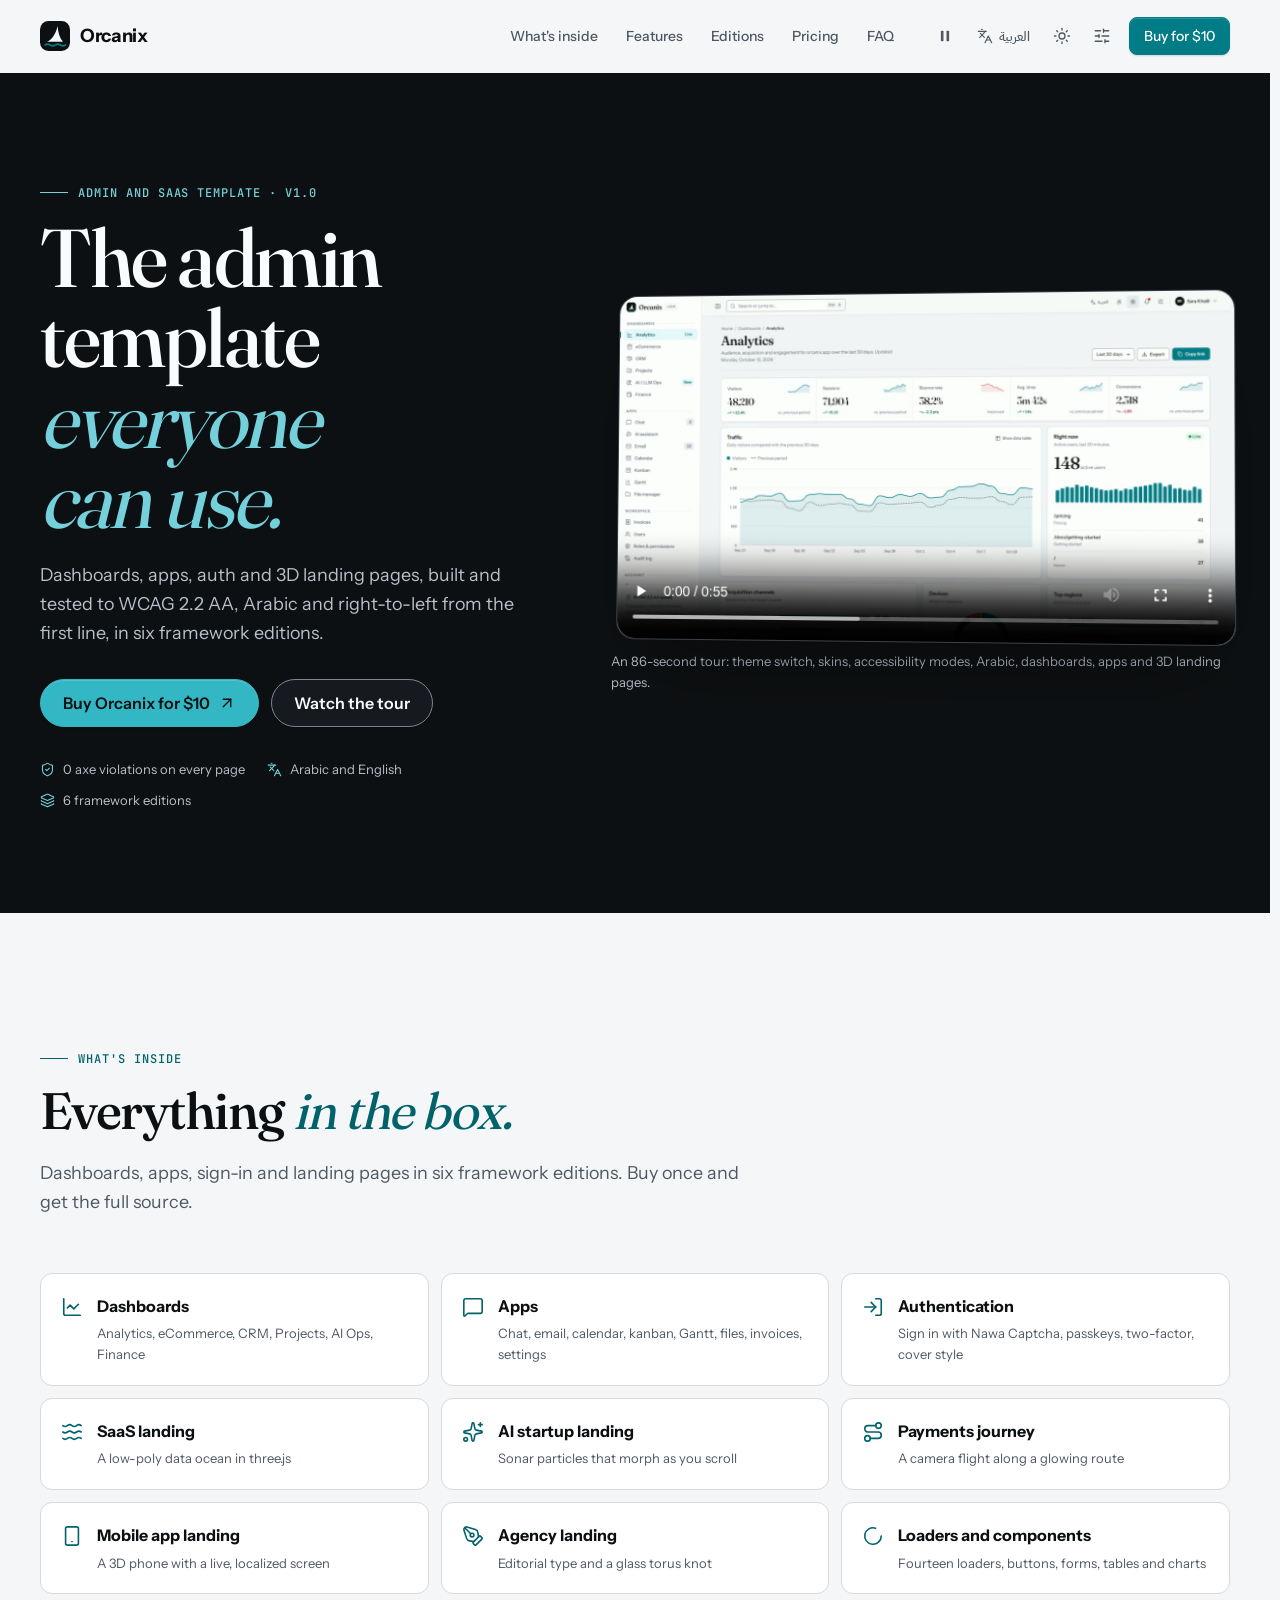
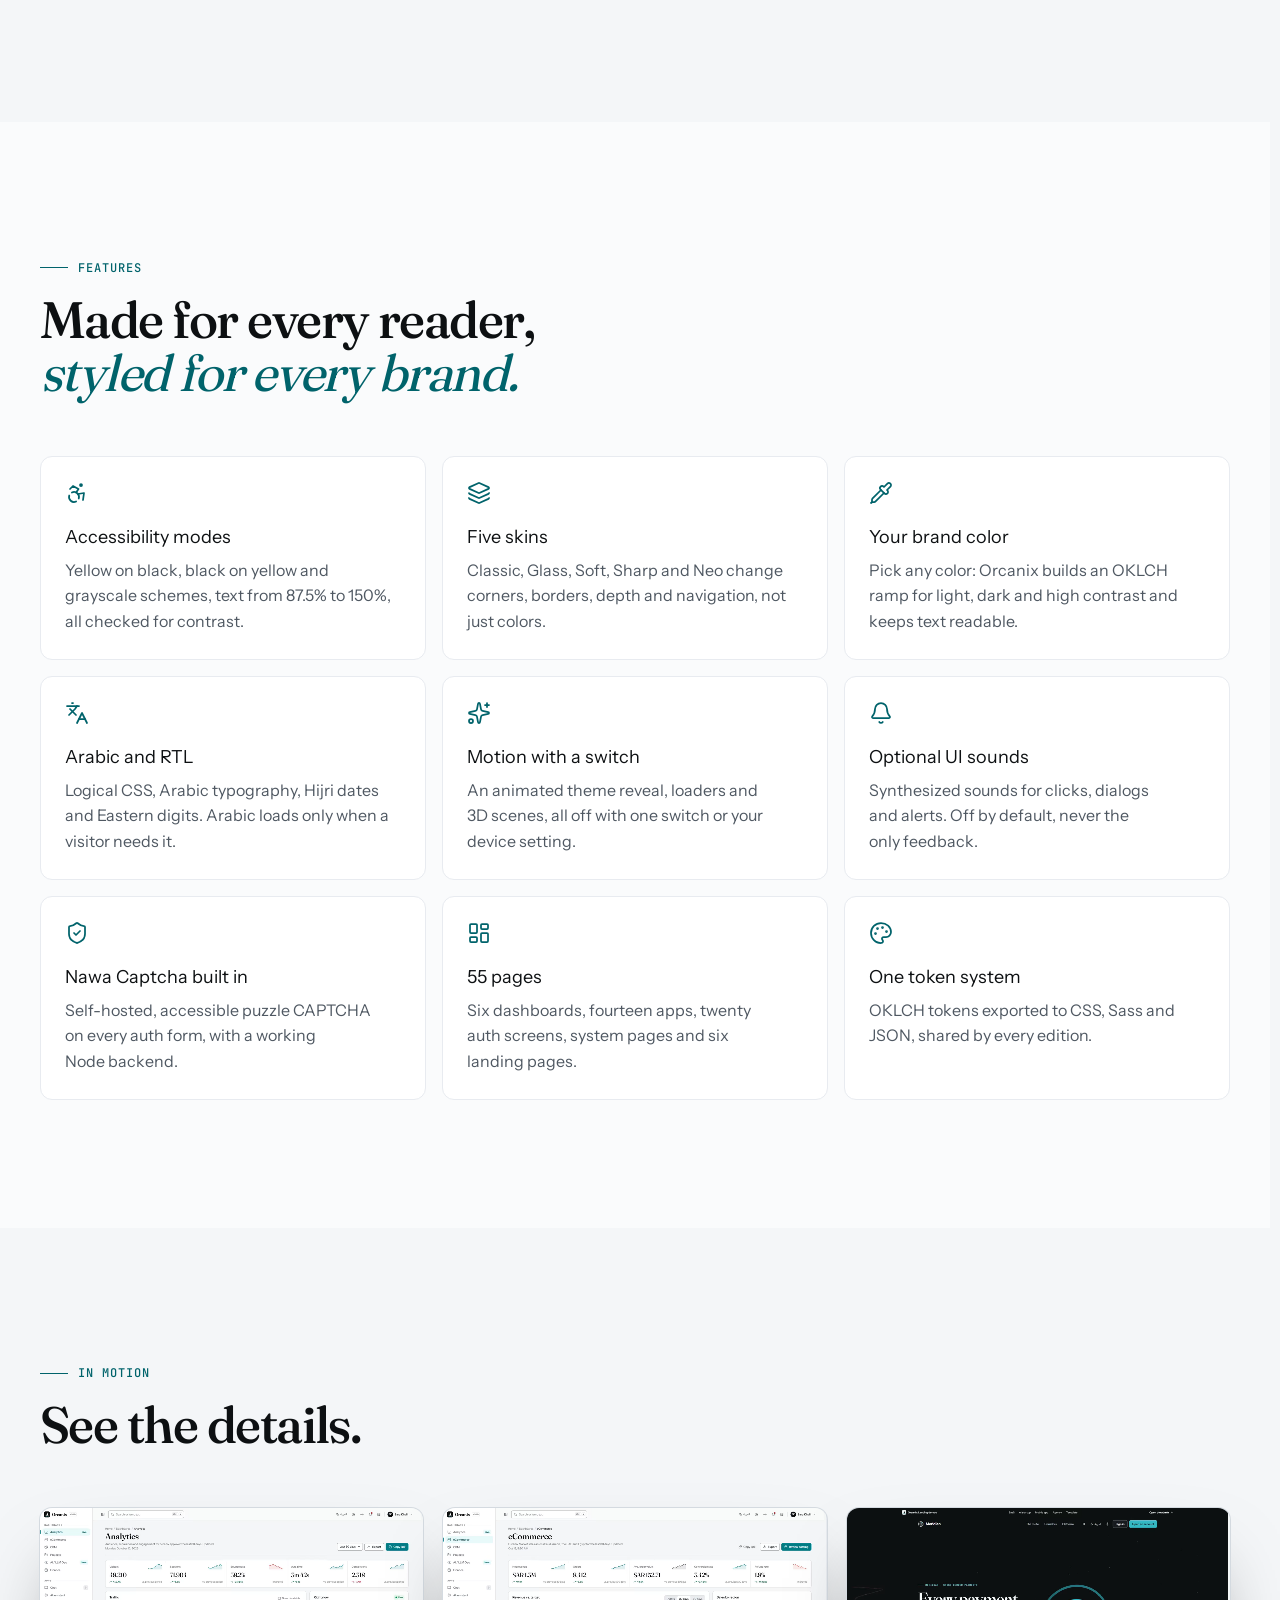
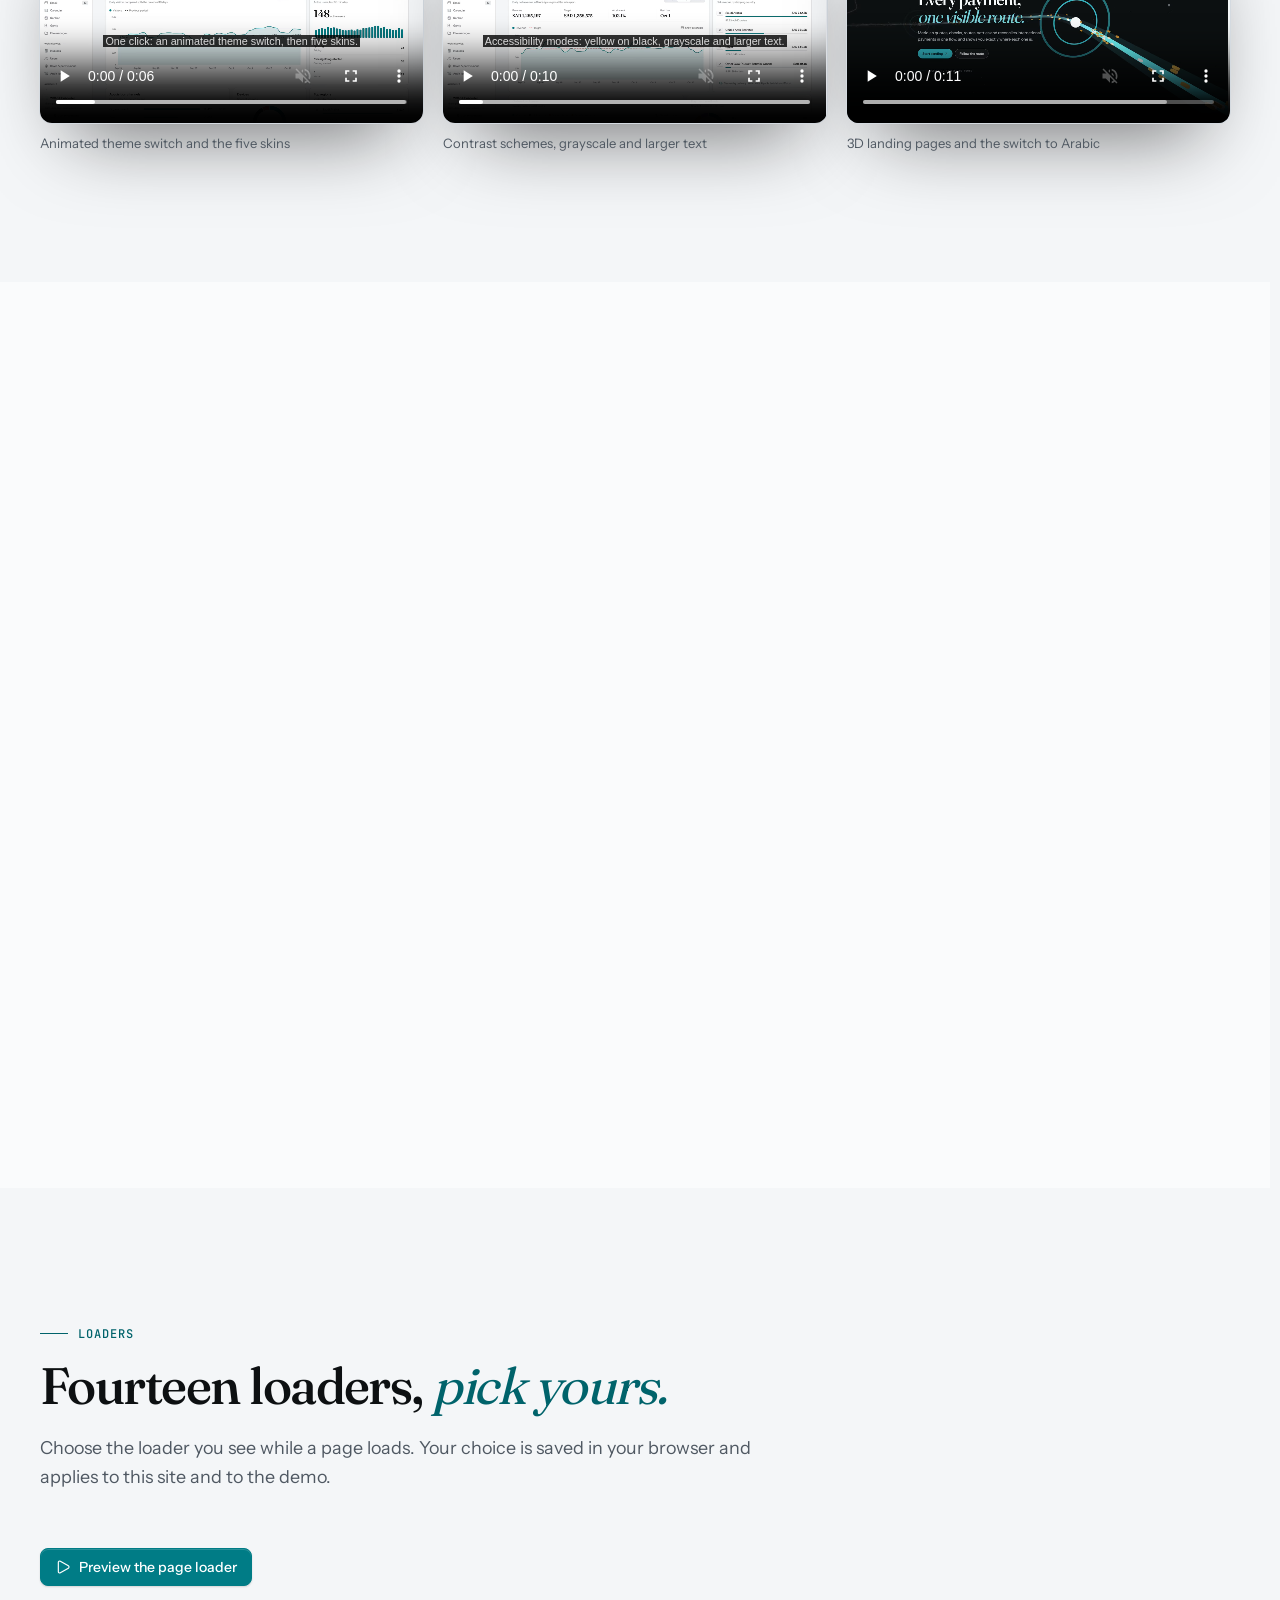
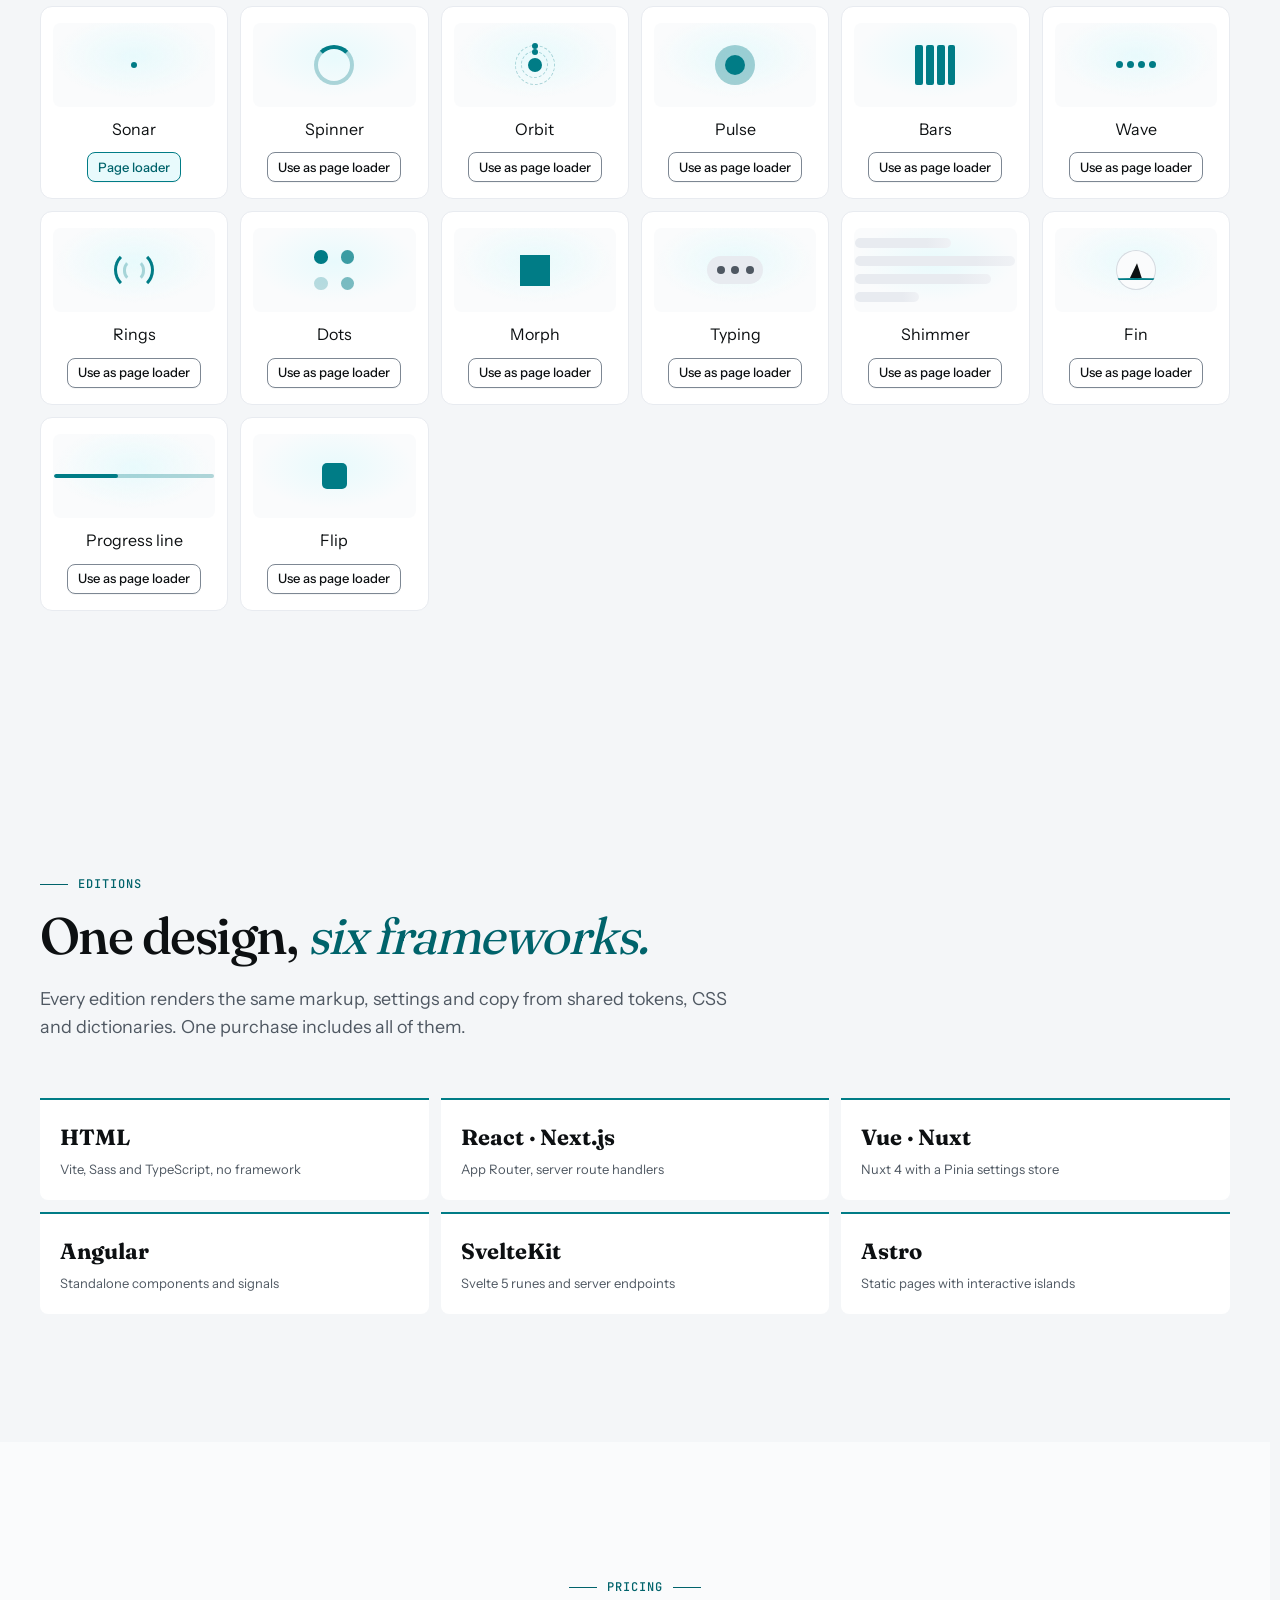
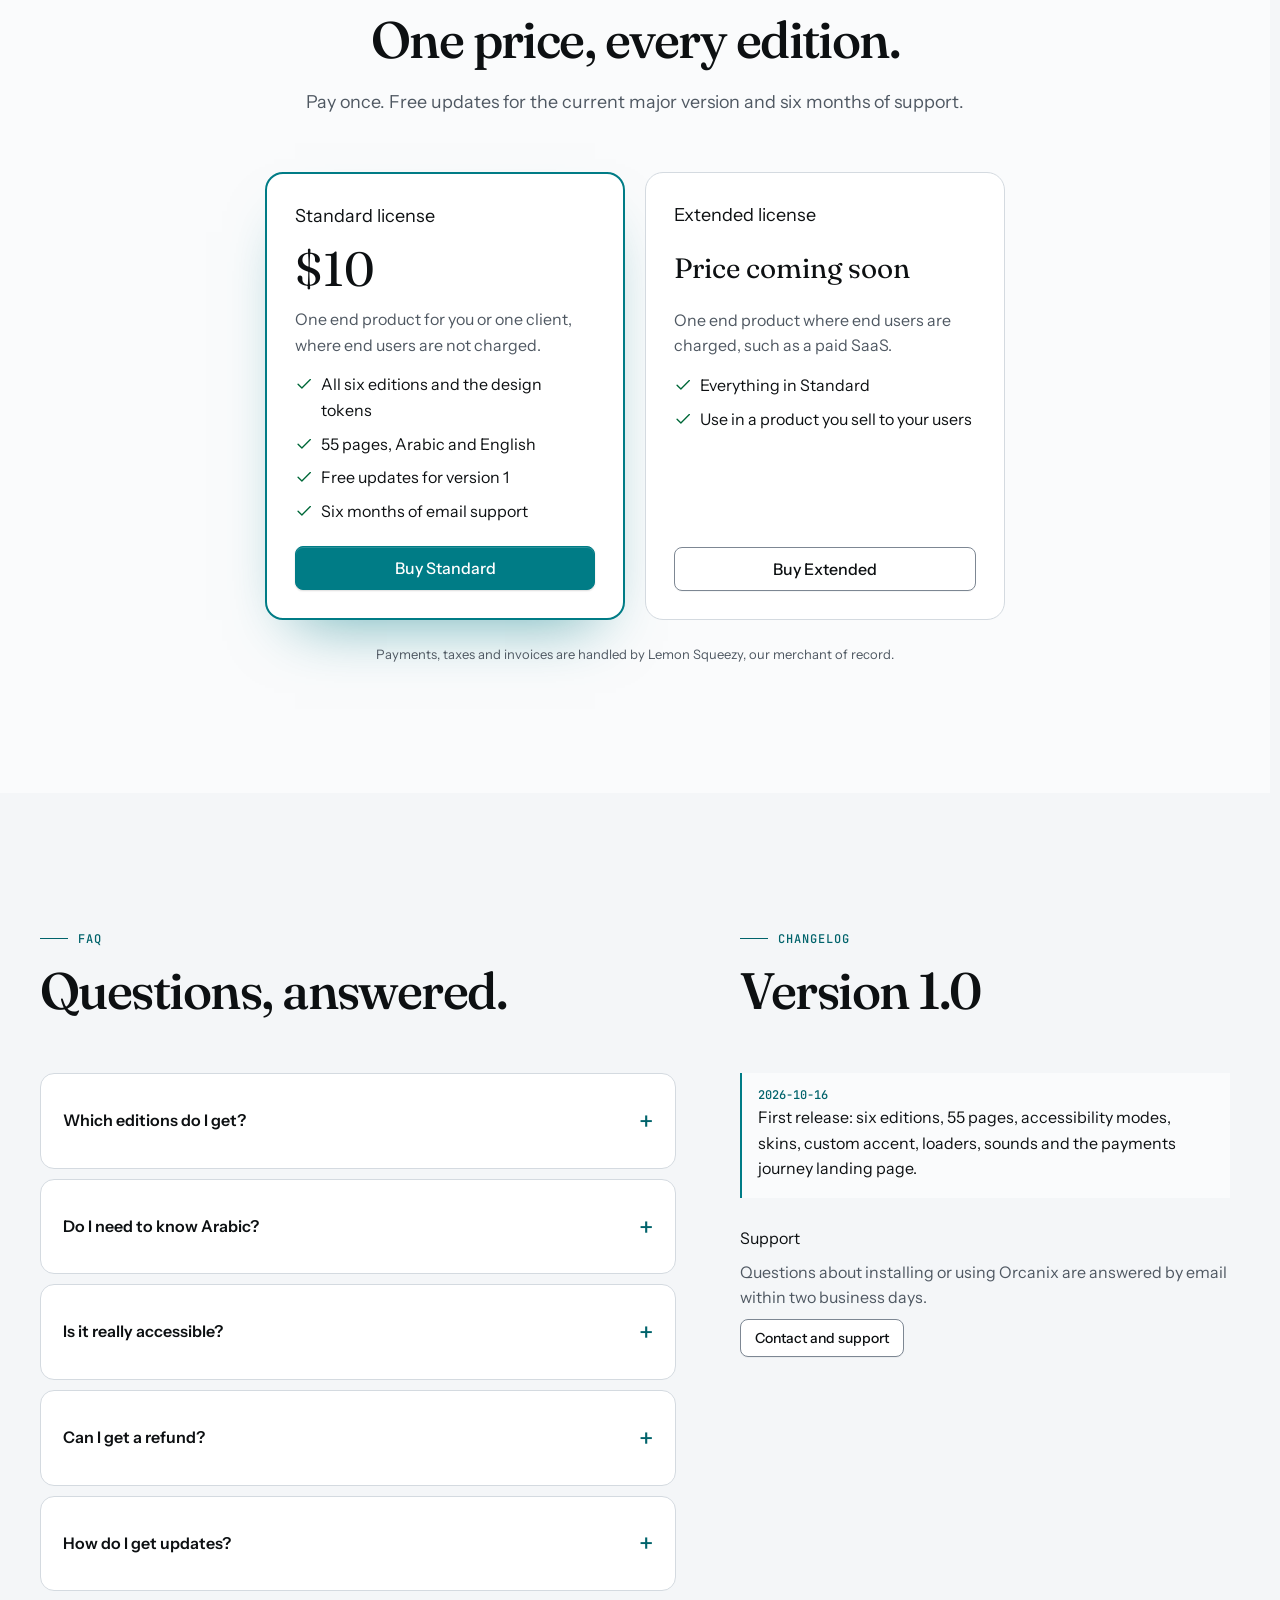
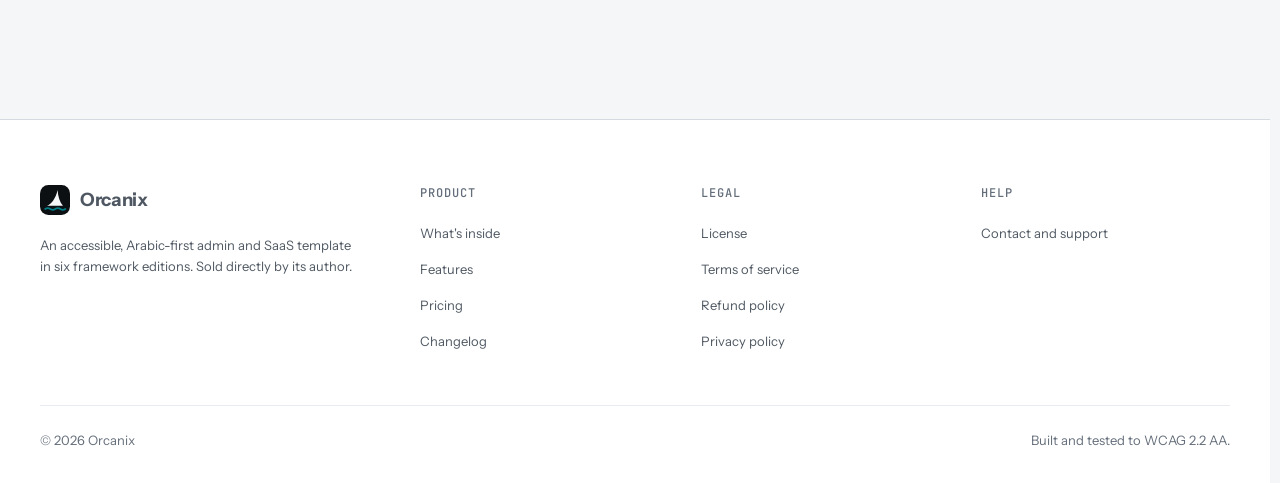
<file: index.html>
<!DOCTYPE html>
<html lang="en" dir="ltr" data-theme="light" data-accent="tide" data-density="default" data-shell="landing" data-title-key="lp.site.title">
<head>
  <meta charset="utf-8">
<meta name="viewport" content="width=device-width, initial-scale=1">
<title>Accessible, Arabic-first admin template · Orcanix</title>
<meta name="description" content="Orcanix is an admin and SaaS template built and tested to WCAG 2.2 AA, Arabic and RTL native, with accessibility modes, skins, a custom color picker, 3D landing pages and six framework editions. $10, sold directly by its author.">
<meta name="color-scheme" content="light dark">
<meta name="theme-color" content="#0d1012">
<link rel="icon" href="./favicon.svg" type="image/svg+xml">
<link rel="canonical" href="https://oriebalzyuot96.github.io/orcanix-site/">
<meta property="og:type" content="website">
<meta property="og:site_name" content="Orcanix">
<meta property="og:title" content="Accessible, Arabic-first admin template · Orcanix">
<meta property="og:description" content="Orcanix is an admin and SaaS template built and tested to WCAG 2.2 AA, Arabic and RTL native, with accessibility modes, skins, a custom color picker, 3D landing pages and six framework editions. $10, sold directly by its author.">
<meta property="og:url" content="https://oriebalzyuot96.github.io/orcanix-site/">
<meta property="og:image" content="https://oriebalzyuot96.github.io/orcanix-site/og.jpg">
<meta property="og:image:width" content="1200">
<meta property="og:image:height" content="630">
<meta property="og:locale" content="en_US">
<meta property="og:locale:alternate" content="ar_AR">
<meta name="twitter:card" content="summary_large_image">
<script>
  /* Orcanix: apply saved settings before first paint (customizer contract, ARCHITECTURE.md 4a): no flash of the
     wrong theme, accent, skin, contrast scheme, text size, motion or direction. Mirrors ts/core/settings.ts. */
  (function () {
    var d = document.documentElement, s = {}, ok = /^[a-z0-9.-]{1,16}$/, K = 'orcanix:settings';
    try { s = JSON.parse(localStorage.getItem(K) || '{}') || {}; } catch (e) { s = {}; }
    try {
      var q = new URLSearchParams(location.search), changed = false,
        keys = { mode: 'mode', accent: 'accent', layout: 'layout', density: 'density', dir: 'dir', lang: 'lang', numerals: 'numerals', skin: 'skin', contrast: 'a11yContrast', font: 'fontScale', motion: 'motion', sound: 'sound', loader: 'pageLoader' };
      for (var k in keys) { var v = q.get(k); if (v && ok.test(v)) { s[keys[k]] = k === 'font' ? Number(v) : v; changed = true; } }
      if (s.motion === undefined) { var lm = localStorage.getItem('orcanix:motion'); if (lm === 'on' || lm === 'off') s.motion = lm; }
      if (changed) localStorage.setItem(K, JSON.stringify(s));
    } catch (e) {}
    var pick = function (v, list, def) { return list.indexOf(v) >= 0 ? v : def; };
    var mm = function (m) { return window.matchMedia && matchMedia(m).matches; };
    var mode = pick(s.mode, ['light', 'dark', 'hc', 'system'], 'light');
    if (mode === 'system') mode = mm('(prefers-color-scheme: dark)') ? 'dark' : 'light';
    var lang = s.lang === 'ar' ? 'ar' : 'en', motion = pick(s.motion, ['on', 'off', 'auto'], 'auto');
    var accent = pick(s.accent, ['tide', 'glacier', 'krill', 'kelp', 'aurora', 'sonar', 'custom'], 'tide');
    d.setAttribute('data-theme', mode);
    d.setAttribute('data-accent', accent);
    d.setAttribute('data-skin', pick(s.skin, ['default', 'glass', 'soft', 'sharp', 'neo'], 'default'));
    d.setAttribute('data-density', pick(s.density, ['compact', 'default', 'comfortable'], 'default'));
    if (!d.hasAttribute('data-shell')) d.setAttribute('data-layout', pick(s.layout, ['vertical', 'mini', 'horizontal', 'two-column', 'boxed'], 'vertical'));
    d.setAttribute('data-a11y-contrast', pick(s.a11yContrast, ['none', 'yellow-black', 'black-yellow', 'gray'], 'none'));
    d.setAttribute('data-font-scale', String(pick(Number(s.fontScale), [0.875, 1, 1.125, 1.25, 1.5], 1)));
    d.setAttribute('data-motion', motion === 'auto' ? (mm('(prefers-reduced-motion: reduce)') ? 'off' : 'on') : motion);
    d.setAttribute('data-sound', s.sound === 'on' ? 'on' : 'off');
    d.setAttribute('data-page-loader', ok.test(s.pageLoader || '') ? s.pageLoader : 'sonar');
    d.lang = lang;
    d.dir = s.dir === 'rtl' || s.dir === 'ltr' ? s.dir : lang === 'ar' ? 'rtl' : 'ltr';
    if (accent === 'custom') {
      try {
        var c = JSON.parse(localStorage.getItem('orcanix:accent-custom') || 'null');
        if (c && c.hex === s.accentCustom && /^[-a-z0-9:#;]+$/.test(c.style)) d.setAttribute('style', c.style);
      } catch (e) {}
    }
  })();
</script>

<script>document.documentElement.classList.add('ox-lp-js');</script>

  <script type="module" crossorigin src="./assets/site-Du_Hz3Ig.js"></script>
  <link rel="stylesheet" crossorigin href="./assets/site-hUG1AyQA.css">
</head>
<body class="ox-lp ox-site">
<div class="ox-page-loader" data-ox-page-loader hidden><div class="ox-loader ox-loader--lg ox-loader--sonar" role="status"><span class="ox-loader__art" aria-hidden="true"><i></i><i></i><i></i><i></i></span><span class="ox-sr-only" data-i18n="lp.c.loading">Loading page…</span></div></div>
<script>
  /* Page loader (customizer: pageLoader). Appears only if the page takes longer than 300ms, leaves on load (2.5s max). */
  (function () {
    var el = document.currentScript.previousElementSibling, n = document.documentElement.getAttribute('data-page-loader');
    if (!n || n === 'none' || !/^[a-z]+$/.test(n)) { el.remove(); return; }
    el.firstElementChild.className = 'ox-loader ox-loader--lg ox-loader--' + n;
    var done = false, show = setTimeout(function () { if (!done) el.hidden = false; }, 300);
    var hide = function () {
      if (done) return; done = true; clearTimeout(show);
      if (el.hidden) { el.remove(); return; }
      el.setAttribute('data-leaving', ''); setTimeout(function () { el.remove(); }, 260);
    };
    addEventListener('load', hide); setTimeout(hide, 2500);
  })();
</script>

<a class="ox-skip-link" href="#main" data-i18n="lp.c.skip">Skip to content</a>
<header class="ox-lp-header ox-site-header">
  <div class="ox-lp-wrap ox-lp-header__inner">
    <a class="ox-lp-logo" href="./index.html">
      <svg class="ox-brand__mark" viewBox="0 0 32 32" aria-hidden="true" focusable="false"><rect class="ox-mark__bg" width="32" height="32" rx="9"/><path class="ox-mark__fin" d="M7.5 22.2c4.9-2.3 9-7.6 11.3-17 .4 7.4 2.3 12.6 5.7 17z"/><path class="ox-mark__wave" d="M5.5 25.6c1.8-1.2 3.6-1.2 5.4 0s3.6 1.2 5.4 0 3.6-1.2 5.4 0 3.6 1.2 5.4 0"/></svg>

      <span>Orcanix</span>
    </a>
    <nav class="ox-lp-nav" id="site-nav" aria-label="Primary" data-i18n-attr="aria-label:lp.c.primaryNav">
      <ul>
        <li><a href="./index.html#demo" data-i18n="lp.site.nav.demo">What's inside</a></li>
        <li><a href="./index.html#features" data-i18n="lp.site.nav.features">Features</a></li>
        <li><a href="./index.html#editions" data-i18n="lp.site.nav.editions">Editions</a></li>
        <li><a href="./index.html#pricing" data-i18n="lp.site.nav.pricing">Pricing</a></li>
        <li><a href="./index.html#faq" data-i18n="lp.c.faq">FAQ</a></li>
      </ul>
    </nav>
    <div class="ox-lp-header__end">
      <div class="ox-lp-controls">
        <button class="ox-btn ox-btn--ghost ox-btn--icon ox-lp-motion" type="button" data-action="motion-toggle" aria-pressed="true">
          <svg class="ox-icon ox-lp-motion__pause" viewBox="0 0 24 24" aria-hidden="true" focusable="false"><rect x="6.5" y="5" width="3.5" height="14" rx="1" fill="currentColor"/><rect x="14" y="5" width="3.5" height="14" rx="1" fill="currentColor"/></svg>
          <svg class="ox-icon ox-lp-motion__play" viewBox="0 0 24 24" aria-hidden="true" focusable="false"><path d="M8 5.5v13a1 1 0 0 0 1.5.86l10.2-6.5a1 1 0 0 0 0-1.72L9.5 4.64A1 1 0 0 0 8 5.5z" fill="currentColor"/></svg>
          <span class="ox-sr-only" data-i18n="lp.c.motion">Animations</span>
        </button>
        <button class="ox-btn ox-btn--ghost ox-btn--sm ox-lp-lang" type="button" data-action="lang-toggle">
          <svg class="ox-icon" aria-hidden="true" focusable="false"><use href="./icons/sprite.svg#i-languages"></use></svg><span data-lang-label lang="ar">العربية</span>
        </button>
        <div class="ox-dropdown" data-ox-menu>
  <button class="ox-btn ox-btn--ghost ox-btn--icon" type="button" aria-haspopup="menu" aria-expanded="false" aria-controls="menu-theme" data-menu-trigger>
    <svg class="ox-icon ox-theme-icon ox-theme-icon--light" aria-hidden="true" focusable="false"><use href="./icons/sprite.svg#i-sun"></use></svg>
    <svg class="ox-icon ox-theme-icon ox-theme-icon--dark" aria-hidden="true" focusable="false"><use href="./icons/sprite.svg#i-moon"></use></svg>
    <svg class="ox-icon ox-theme-icon ox-theme-icon--hc" aria-hidden="true" focusable="false"><use href="./icons/sprite.svg#i-contrast"></use></svg>
    <span class="ox-sr-only" data-i18n="header.theme">Theme</span>
  </button>
  <div class="ox-menu" id="menu-theme" role="menu" aria-label="Theme" data-i18n-attr="aria-label:header.theme" hidden>
    <button class="ox-menu__item" type="button" role="menuitemradio" aria-checked="false" data-set-mode="light"><svg class="ox-icon" aria-hidden="true" focusable="false"><use href="./icons/sprite.svg#i-sun"></use></svg><span data-i18n="theme.light">Light</span></button>
    <button class="ox-menu__item" type="button" role="menuitemradio" aria-checked="false" data-set-mode="dark"><svg class="ox-icon" aria-hidden="true" focusable="false"><use href="./icons/sprite.svg#i-moon"></use></svg><span data-i18n="theme.dark">Dark</span></button>
    <button class="ox-menu__item" type="button" role="menuitemradio" aria-checked="false" data-set-mode="hc"><svg class="ox-icon" aria-hidden="true" focusable="false"><use href="./icons/sprite.svg#i-contrast"></use></svg><span data-i18n="theme.hc">High contrast</span></button>
    <button class="ox-menu__item" type="button" role="menuitemradio" aria-checked="false" data-set-mode="system"><svg class="ox-icon" aria-hidden="true" focusable="false"><use href="./icons/sprite.svg#i-monitor"></use></svg><span data-i18n="theme.system">System</span></button>
  </div>
</div>

        <div class="ox-dropdown" data-ox-popover>
  <button class="ox-btn ox-btn--ghost ox-btn--icon" type="button" aria-expanded="false" aria-controls="site-appearance" data-popover-trigger>
    <svg class="ox-icon" aria-hidden="true" focusable="false"><use href="./icons/sprite.svg#i-sliders-horizontal"></use></svg><span class="ox-sr-only" data-i18n="lp.site.appearance">Appearance and accessibility</span>
  </button>
  <div class="ox-popover ox-popover--a11y ox-site-appearance" id="site-appearance" hidden>
    <div class="ox-popover__head">
      <h2 class="ox-popover__title" data-i18n="lp.site.appearance">Appearance and accessibility</h2>
    </div>
    <div class="ox-a11y-panel">
      <fieldset class="ox-fieldset">
        <legend data-i18n="cz.accent">Accent</legend>
        <div class="ox-choices" style="--cols: 3">
          <label class="ox-choice"><input type="radio" name="site-accent" value="tide" data-setting="accent"><span class="ox-choice__body"><span class="ox-choice__swatch" data-swatch="tide"></span><span data-i18n="accent.tide">Tide</span></span></label>
          <label class="ox-choice"><input type="radio" name="site-accent" value="glacier" data-setting="accent"><span class="ox-choice__body"><span class="ox-choice__swatch" data-swatch="glacier"></span><span data-i18n="accent.glacier">Glacier</span></span></label>
          <label class="ox-choice"><input type="radio" name="site-accent" value="krill" data-setting="accent"><span class="ox-choice__body"><span class="ox-choice__swatch" data-swatch="krill"></span><span data-i18n="accent.krill">Krill</span></span></label>
          <label class="ox-choice"><input type="radio" name="site-accent" value="kelp" data-setting="accent"><span class="ox-choice__body"><span class="ox-choice__swatch" data-swatch="kelp"></span><span data-i18n="accent.kelp">Kelp</span></span></label>
          <label class="ox-choice"><input type="radio" name="site-accent" value="aurora" data-setting="accent"><span class="ox-choice__body"><span class="ox-choice__swatch" data-swatch="aurora"></span><span data-i18n="accent.aurora">Aurora</span></span></label>
          <label class="ox-choice"><input type="radio" name="site-accent" value="sonar" data-setting="accent"><span class="ox-choice__body"><span class="ox-choice__swatch" data-swatch="sonar"></span><span data-i18n="accent.sonar">Sonar</span></span></label>
          <label class="ox-choice ox-choice--wide"><input type="radio" name="site-accent" value="custom" data-setting="accent"><span class="ox-choice__body"><span class="ox-choice__swatch ox-choice__swatch--custom" data-custom-swatch></span><span data-i18n="accent.custom">Custom</span></span></label>
        </div>
        <div class="ox-accent-custom" data-accent-custom hidden>
          <p class="ox-label ox-flush" data-i18n="cp.customTitle">Custom accent</p>
          <div class="ox-cp" data-ox-colorpicker>
            <div class="ox-cp__sv" role="slider" tabindex="0" aria-label="Saturation and brightness" data-i18n-attr="aria-label:cp.sv" aria-valuemin="0" aria-valuemax="100" aria-valuenow="50" aria-valuetext="Saturation 50%, brightness 50%" data-cp-sv><span class="ox-cp__thumb" data-cp-thumb></span></div>
            <label class="ox-sr-only" for="site-cp-hue" data-i18n="cp.hue">Hue</label>
            <input class="ox-cp__hue" id="site-cp-hue" type="range" min="0" max="359" step="1" value="190" data-cp-hue>
            <div class="ox-cp__row">
              <span class="ox-cp__preview" data-cp-preview></span>
              <div class="ox-field">
                <label class="ox-label" for="site-cp-hex" data-i18n="cp.hex">Hex color</label>
                <input class="ox-input ox-mono" id="site-cp-hex" type="text" dir="ltr" maxlength="7" spellcheck="false" autocomplete="off" aria-describedby="site-cp-hex-error" data-cp-hex>
              </div>
              <button class="ox-btn ox-btn--icon" type="button" data-cp-eyedropper hidden><svg class="ox-icon" aria-hidden="true" focusable="false"><use href="./icons/sprite.svg#i-pipette"></use></svg><span class="ox-sr-only" data-i18n="cp.eyedropper">Pick a color from the screen</span></button>
            </div>
            <p class="ox-error" id="site-cp-hex-error"></p>
            <p class="ox-label ox-flush" id="site-cp-presets" data-i18n="cp.presets">Suggested colors</p>
            <ul class="ox-cp__swatches" aria-labelledby="site-cp-presets" data-cp-swatches></ul>
            <p class="ox-label ox-flush" id="site-cp-report" data-i18n="cp.contrast">Contrast of text on the accent</p>
            <ul class="ox-cp__report" aria-labelledby="site-cp-report" data-cp-report></ul>
            <p class="ox-help ox-flush" data-cp-note></p>
          </div>
        </div>
      </fieldset>
      <fieldset class="ox-fieldset" aria-describedby="site-skin-help">
        <legend data-i18n="cz.skin">Skin</legend>
        <div class="ox-choices" style="--cols: 3">
          <label class="ox-choice"><input type="radio" name="site-skin" value="default" data-setting="skin"><span class="ox-choice__body"><span class="ox-skin-thumb ox-skin-thumb--default" aria-hidden="true"></span><span data-i18n="skin.default">Classic</span></span></label>
          <label class="ox-choice"><input type="radio" name="site-skin" value="glass" data-setting="skin"><span class="ox-choice__body"><span class="ox-skin-thumb ox-skin-thumb--glass" aria-hidden="true"></span><span data-i18n="skin.glass">Glass</span></span></label>
          <label class="ox-choice"><input type="radio" name="site-skin" value="soft" data-setting="skin"><span class="ox-choice__body"><span class="ox-skin-thumb ox-skin-thumb--soft" aria-hidden="true"></span><span data-i18n="skin.soft">Soft</span></span></label>
          <label class="ox-choice"><input type="radio" name="site-skin" value="sharp" data-setting="skin"><span class="ox-choice__body"><span class="ox-skin-thumb ox-skin-thumb--sharp" aria-hidden="true"></span><span data-i18n="skin.sharp">Sharp</span></span></label>
          <label class="ox-choice"><input type="radio" name="site-skin" value="neo" data-setting="skin"><span class="ox-choice__body"><span class="ox-skin-thumb ox-skin-thumb--neo" aria-hidden="true"></span><span data-i18n="skin.neo">Neo</span></span></label>
        </div>
        <p class="ox-help" id="site-skin-help" data-i18n="cz.skinHelp">Changes shape and material: corners, borders, shadows, depth and navigation.</p>
      </fieldset>
      <div class="ox-field">
        <label class="ox-label" for="site-loader" data-i18n="cz.loader">Page loader</label>
        <select class="ox-select" id="site-loader" data-setting="pageLoader" aria-describedby="site-loader-help">
          <option value="sonar" data-i18n="loader.sonar">Sonar</option>
          <option value="none" data-i18n="loader.none">None</option>
          <option value="spinner" data-i18n="loader.spinner">Spinner</option>
          <option value="orbit" data-i18n="loader.orbit">Orbit</option>
          <option value="pulse" data-i18n="loader.pulse">Pulse</option>
          <option value="bars" data-i18n="loader.bars">Bars</option>
          <option value="wave" data-i18n="loader.wave">Wave</option>
          <option value="ring" data-i18n="loader.ring">Rings</option>
          <option value="dots" data-i18n="loader.dots">Dots</option>
          <option value="morph" data-i18n="loader.morph">Morph</option>
          <option value="typing" data-i18n="loader.typing">Typing</option>
          <option value="shimmer" data-i18n="loader.shimmer">Shimmer</option>
          <option value="fin" data-i18n="loader.fin">Fin</option>
          <option value="progress" data-i18n="loader.progress">Progress line</option>
          <option value="flip" data-i18n="loader.flip">Flip</option>
        </select>
        <p class="ox-help" id="site-loader-help" data-i18n="cz.loaderHelp">Shown when a page takes longer than 300 ms to load.</p>
      </div>
      <section class="ox-cz-section" aria-labelledby="site-a11y-title">
        <h3 class="ox-cz-section__title" id="site-a11y-title" data-i18n="cz.a11y">Accessibility</h3>
        <fieldset class="ox-fieldset">
  <legend data-i18n="a11y.contrast">Contrast scheme</legend>
  <div class="ox-choices ox-schemes">
    <label class="ox-choice"><input type="radio" name="site-contrast" value="none" data-setting="a11yContrast"><span class="ox-choice__body ox-scheme__body"><span class="ox-scheme__sample ox-scheme__sample--none" aria-hidden="true">Aa</span><span data-i18n="a11y.none">Standard</span></span></label>
    <label class="ox-choice"><input type="radio" name="site-contrast" value="yellow-black" data-setting="a11yContrast"><span class="ox-choice__body ox-scheme__body"><span class="ox-scheme__sample ox-scheme__sample--yellow-black" aria-hidden="true">Aa</span><span data-i18n="a11y.yellowBlack">Yellow on black</span></span></label>
    <label class="ox-choice"><input type="radio" name="site-contrast" value="black-yellow" data-setting="a11yContrast"><span class="ox-choice__body ox-scheme__body"><span class="ox-scheme__sample ox-scheme__sample--black-yellow" aria-hidden="true">Aa</span><span data-i18n="a11y.blackYellow">Black on yellow</span></span></label>
    <label class="ox-choice"><input type="radio" name="site-contrast" value="gray" data-setting="a11yContrast"><span class="ox-choice__body ox-scheme__body"><span class="ox-scheme__sample ox-scheme__sample--gray" aria-hidden="true">Aa</span><span data-i18n="a11y.gray">Grayscale</span></span></label>
  </div>
</fieldset>
<div class="ox-field">
  <p class="ox-label ox-flush" id="site-ts-label" data-i18n="a11y.textSize">Text size</p>
  <div class="ox-textsize" role="group" aria-labelledby="site-ts-label">
    <button class="ox-btn ox-btn--sm" type="button" data-font-step="-1"><span aria-hidden="true">A−</span><span class="ox-sr-only" data-i18n="a11y.smaller">Smaller text</span></button>
    <output class="ox-textsize__value" data-font-value>100%</output>
    <button class="ox-btn ox-btn--sm" type="button" data-font-step="1"><span aria-hidden="true">A+</span><span class="ox-sr-only" data-i18n="a11y.larger">Larger text</span></button>
    <button class="ox-btn ox-btn--ghost ox-btn--sm" type="button" data-font-step="0" data-i18n="a11y.resetSize">Reset</button>
  </div>
</div>
<fieldset class="ox-fieldset" aria-describedby="site-motion-help">
  <legend data-i18n="a11y.motion">Animations</legend>
  <div class="ox-choices" style="--cols: 3">
    <label class="ox-choice"><input type="radio" name="site-motion" value="auto" data-setting="motion"><span class="ox-choice__body"><span data-i18n="motion.auto">System</span></span></label>
    <label class="ox-choice"><input type="radio" name="site-motion" value="on" data-setting="motion"><span class="ox-choice__body"><span data-i18n="motion.on">On</span></span></label>
    <label class="ox-choice"><input type="radio" name="site-motion" value="off" data-setting="motion"><span class="ox-choice__body"><span data-i18n="motion.off">Off</span></span></label>
  </div>
  <p class="ox-help" id="site-motion-help" data-i18n="a11y.motionHelp">Off stops transitions, loaders and 3D scenes. System follows your device's reduced-motion setting.</p>
</fieldset>
<div class="ox-cz-switch">
  <span class="ox-cz-switch__text"><label for="site-snd" data-i18n="a11y.sound">Interface sounds</label><small id="site-snd-help" data-i18n="a11y.soundHelp">Short sounds for clicks, dialogs and alerts, always alongside a visible change.</small></span>
  <span class="ox-switch"><input type="checkbox" role="switch" id="site-snd" data-setting="sound" aria-describedby="site-snd-help"></span>
</div>

      </section>
    </div>
  </div>
</div>

      </div>
      <a class="ox-btn ox-btn--primary ox-lp-header__cta" href="./index.html#pricing" data-ox-buy="standard"><span data-i18n="lp.site.buyShort">Buy for $10</span></a>
      <button class="ox-btn ox-btn--ghost ox-btn--icon ox-lp-navtoggle" type="button" aria-expanded="false" aria-controls="site-nav" data-ox-lp-navtoggle>
        <svg class="ox-icon" aria-hidden="true" focusable="false"><use href="./icons/sprite.svg#i-menu"></use></svg><span class="ox-sr-only" data-i18n="lp.c.menu">Menu</span>
      </button>
    </div>
  </div>
</header>


<main id="main" tabindex="-1">
  <section class="ox-site-hero" data-ox-lp-dark data-theme="dark" aria-labelledby="site-h1">
    <div class="ox-lp-wrap ox-site-hero__grid">
      <div class="ox-site-hero__copy">
        <p class="ox-lp-kicker" data-i18n="lp.site.kicker">Admin and SaaS template · v1.0</p>
        <h1 class="ox-lp-h1" id="site-h1"><span data-i18n="lp.site.h1a">The admin template</span> <em class="ox-lp-em" data-i18n="lp.site.h1b">everyone can use.</em></h1>
        <p class="ox-lp-lede" data-i18n="lp.site.lede">Dashboards, apps, auth and 3D landing pages, built and tested to WCAG 2.2 AA, Arabic and right-to-left from the first line, in six framework editions.</p>
        <div class="ox-lp-actions">
          <a class="ox-btn ox-btn--primary ox-lp-btn" href="#pricing" data-ox-buy="standard"><span data-i18n="lp.site.buyCta">Buy Orcanix for $10</span><svg class="ox-icon ox-icon--flip" aria-hidden="true" focusable="false"><use href="./icons/sprite.svg#i-arrow-up-right"></use></svg></a>
          <a class="ox-btn ox-lp-btn" href="#clips" data-i18n="lp.site.demoCta">Watch the tour</a>
        </div>
        <ul class="ox-site-proof">
          <li><svg class="ox-icon" aria-hidden="true" focusable="false"><use href="./icons/sprite.svg#i-shield-check"></use></svg><span data-i18n="lp.site.proof1">0 axe violations on every page</span></li>
          <li><svg class="ox-icon" aria-hidden="true" focusable="false"><use href="./icons/sprite.svg#i-languages"></use></svg><span data-i18n="lp.site.proof2">Arabic and English</span></li>
          <li><svg class="ox-icon" aria-hidden="true" focusable="false"><use href="./icons/sprite.svg#i-layers"></use></svg><span data-i18n="lp.site.proof3">6 framework editions</span></li>
        </ul>
      </div>
      <figure class="ox-site-video ox-site-hero__video">
        <video class="ox-site-video__el" controls playsinline preload="none" data-ox-video="promo" aria-describedby="site-promo-cap"></video>
        <figcaption id="site-promo-cap" data-i18n="lp.site.promoCap">An 86-second tour: theme switch, skins, accessibility modes, Arabic, dashboards, apps and 3D landing pages.</figcaption>
      </figure>
    </div>
  </section>

  <section class="ox-lp-section" id="demo" aria-labelledby="site-demo">
    <div class="ox-lp-wrap">
      <div class="ox-lp-section__head" data-ox-reveal>
        <p class="ox-lp-kicker" data-i18n="lp.site.nav.demo">What's inside</p>
        <h2 class="ox-lp-h2" id="site-demo"><span data-i18n="lp.site.demoH2a">Everything</span> <em class="ox-lp-em" data-i18n="lp.site.demoH2b">in the box.</em></h2>
        <p class="ox-lp-lede" data-i18n="lp.site.demoLede">Dashboards, apps, sign-in and landing pages in six framework editions. Buy once and get the full source.</p>
      </div>
      <ul class="ox-site-demos">
        <li data-ox-reveal><button type="button" data-ox-peek="shots/analytics"><svg class="ox-icon" aria-hidden="true" focusable="false"><use href="./icons/sprite.svg#i-chart-line"></use></svg><strong data-i18n="lp.site.dDash">Dashboards</strong><span data-i18n="lp.site.dDashD">Analytics, eCommerce, CRM, Projects, AI Ops, Finance</span></button></li>
        <li data-ox-reveal style="--d: 1"><button type="button" data-ox-peek="shots/chat"><svg class="ox-icon" aria-hidden="true" focusable="false"><use href="./icons/sprite.svg#i-message-square"></use></svg><strong data-i18n="lp.site.dApps">Apps</strong><span data-i18n="lp.site.dAppsD">Chat, email, calendar, kanban, Gantt, files, invoices, settings</span></button></li>
        <li data-ox-reveal style="--d: 2"><button type="button" data-ox-peek="shots/sign-in"><svg class="ox-icon" aria-hidden="true" focusable="false"><use href="./icons/sprite.svg#i-log-in"></use></svg><strong data-i18n="lp.site.dAuth">Authentication</strong><span data-i18n="lp.site.dAuthD">Sign in with Nawa Captcha, passkeys, two-factor, cover style</span></button></li>
        <li data-ox-reveal><button type="button" data-ox-peek="thumbs/saas"><svg class="ox-icon" aria-hidden="true" focusable="false"><use href="./icons/sprite.svg#i-waves"></use></svg><strong data-i18n="lp.site.dSaas">SaaS landing</strong><span data-i18n="lp.site.dSaasD">A low-poly data ocean in three.js</span></button></li>
        <li data-ox-reveal style="--d: 1"><button type="button" data-ox-peek="thumbs/ai"><svg class="ox-icon" aria-hidden="true" focusable="false"><use href="./icons/sprite.svg#i-sparkles"></use></svg><strong data-i18n="lp.site.dAi">AI startup landing</strong><span data-i18n="lp.site.dAiD">Sonar particles that morph as you scroll</span></button></li>
        <li data-ox-reveal style="--d: 2"><button type="button" data-ox-peek="thumbs/journey"><svg class="ox-icon" aria-hidden="true" focusable="false"><use href="./icons/sprite.svg#i-route"></use></svg><strong data-i18n="lp.site.dJourney">Payments journey</strong><span data-i18n="lp.site.dJourneyD">A camera flight along a glowing route</span></button></li>
        <li data-ox-reveal><button type="button" data-ox-peek="thumbs/mobile"><svg class="ox-icon" aria-hidden="true" focusable="false"><use href="./icons/sprite.svg#i-smartphone"></use></svg><strong data-i18n="lp.site.dApp">Mobile app landing</strong><span data-i18n="lp.site.dAppD">A 3D phone with a live, localized screen</span></button></li>
        <li data-ox-reveal style="--d: 1"><button type="button" data-ox-peek="thumbs/agency"><svg class="ox-icon" aria-hidden="true" focusable="false"><use href="./icons/sprite.svg#i-pen-tool"></use></svg><strong data-i18n="lp.site.dAgency">Agency landing</strong><span data-i18n="lp.site.dAgencyD">Editorial type and a glass torus knot</span></button></li>
        <li data-ox-reveal style="--d: 2"><button type="button" data-ox-peek="video:clip-theme"><svg class="ox-icon" aria-hidden="true" focusable="false"><use href="./icons/sprite.svg#i-loader-circle"></use></svg><strong data-i18n="lp.site.dLoaders">Loaders and components</strong><span data-i18n="lp.site.dLoadersD">Fourteen loaders, buttons, forms, tables and charts</span></button></li>
      </ul>
      <dialog class="ox-site-peek" id="site-peek" aria-labelledby="site-peek-title">
        <div class="ox-site-peek__bar"><strong id="site-peek-title"></strong><button type="button" class="ox-btn ox-btn--ghost" data-ox-peek-close data-i18n="lp.site.peekClose">Close</button></div>
        <img alt="" hidden>
        <video controls playsinline muted loop hidden></video>
      </dialog>
    </div>
  </section>

  <section class="ox-lp-section ox-site-alt" id="features" aria-labelledby="site-features">
    <div class="ox-lp-wrap">
      <div class="ox-lp-section__head" data-ox-reveal>
        <p class="ox-lp-kicker" data-i18n="lp.site.nav.features">Features</p>
        <h2 class="ox-lp-h2" id="site-features"><span data-i18n="lp.site.fH2a">Made for every reader,</span> <em class="ox-lp-em" data-i18n="lp.site.fH2b">styled for every brand.</em></h2>
      </div>
      <ul class="ox-site-features">
        <li data-ox-reveal><svg class="ox-icon" aria-hidden="true" focusable="false"><use href="./icons/sprite.svg#i-accessibility"></use></svg><h3 data-i18n="lp.site.f1">Accessibility modes</h3><p data-i18n="lp.site.f1d">Yellow on black, black on yellow and grayscale schemes, text from 87.5% to 150%, all checked for contrast.</p></li>
        <li data-ox-reveal style="--d: 1"><svg class="ox-icon" aria-hidden="true" focusable="false"><use href="./icons/sprite.svg#i-layers"></use></svg><h3 data-i18n="lp.site.f2">Five skins</h3><p data-i18n="lp.site.f2d">Classic, Glass, Soft, Sharp and Neo change corners, borders, depth and navigation, not just colors.</p></li>
        <li data-ox-reveal style="--d: 2"><svg class="ox-icon" aria-hidden="true" focusable="false"><use href="./icons/sprite.svg#i-pipette"></use></svg><h3 data-i18n="lp.site.f3">Your brand color</h3><p data-i18n="lp.site.f3d">Pick any color: Orcanix builds an OKLCH ramp for light, dark and high contrast and keeps text readable.</p></li>
        <li data-ox-reveal><svg class="ox-icon" aria-hidden="true" focusable="false"><use href="./icons/sprite.svg#i-languages"></use></svg><h3 data-i18n="lp.site.f4">Arabic and RTL</h3><p data-i18n="lp.site.f4d">Logical CSS, Arabic typography, Hijri dates and Eastern digits. Arabic loads only when a visitor needs it.</p></li>
        <li data-ox-reveal style="--d: 1"><svg class="ox-icon" aria-hidden="true" focusable="false"><use href="./icons/sprite.svg#i-sparkles"></use></svg><h3 data-i18n="lp.site.f5">Motion with a switch</h3><p data-i18n="lp.site.f5d">An animated theme reveal, loaders and 3D scenes, all off with one switch or your device setting.</p></li>
        <li data-ox-reveal style="--d: 2"><svg class="ox-icon" aria-hidden="true" focusable="false"><use href="./icons/sprite.svg#i-bell"></use></svg><h3 data-i18n="lp.site.f6">Optional UI sounds</h3><p data-i18n="lp.site.f6d">Synthesized sounds for clicks, dialogs and alerts. Off by default, never the only feedback.</p></li>
        <li data-ox-reveal><svg class="ox-icon" aria-hidden="true" focusable="false"><use href="./icons/sprite.svg#i-shield-check"></use></svg><h3 data-i18n="lp.site.f7">Nawa Captcha built in</h3><p data-i18n="lp.site.f7d">Self-hosted, accessible puzzle CAPTCHA on every auth form, with a working Node backend.</p></li>
        <li data-ox-reveal style="--d: 1"><svg class="ox-icon" aria-hidden="true" focusable="false"><use href="./icons/sprite.svg#i-layout-dashboard"></use></svg><h3 data-i18n="lp.site.f8">55 pages</h3><p data-i18n="lp.site.f8d">Six dashboards, fourteen apps, twenty auth screens, system pages and six landing pages.</p></li>
        <li data-ox-reveal style="--d: 2"><svg class="ox-icon" aria-hidden="true" focusable="false"><use href="./icons/sprite.svg#i-palette"></use></svg><h3 data-i18n="lp.site.f9">One token system</h3><p data-i18n="lp.site.f9d">OKLCH tokens exported to CSS, Sass and JSON, shared by every edition.</p></li>
      </ul>
    </div>
  </section>

  <section class="ox-lp-section" id="clips" aria-labelledby="site-clips">
    <div class="ox-lp-wrap">
      <div class="ox-lp-section__head" data-ox-reveal>
        <p class="ox-lp-kicker" data-i18n="lp.site.clipsKicker">In motion</p>
        <h2 class="ox-lp-h2" id="site-clips" data-i18n="lp.site.clipsH2">See the details.</h2>
      </div>
      <div class="ox-site-clips">
        <figure class="ox-site-video" data-ox-reveal><video class="ox-site-video__el" controls playsinline preload="none" muted loop data-ox-video="clip-theme" aria-describedby="clip-theme-cap"></video><figcaption id="clip-theme-cap" data-i18n="lp.site.clipTheme">Animated theme switch and the five skins</figcaption></figure>
        <figure class="ox-site-video" data-ox-reveal style="--d: 1"><video class="ox-site-video__el" controls playsinline preload="none" muted loop data-ox-video="clip-a11y" aria-describedby="clip-a11y-cap"></video><figcaption id="clip-a11y-cap" data-i18n="lp.site.clipA11y">Contrast schemes, grayscale and larger text</figcaption></figure>
        <figure class="ox-site-video" data-ox-reveal style="--d: 2"><video class="ox-site-video__el" controls playsinline preload="none" muted loop data-ox-video="clip-landing" aria-describedby="clip-landing-cap"></video><figcaption id="clip-landing-cap" data-i18n="lp.site.clipLanding">3D landing pages and the switch to Arabic</figcaption></figure>
      </div>
    </div>
  </section>

  <section class="ox-lp-section ox-site-alt" id="screens" aria-labelledby="site-screens">
    <div class="ox-lp-wrap">
      <div class="ox-lp-section__head" data-ox-reveal>
        <p class="ox-lp-kicker" data-i18n="lp.site.screensKicker">Screens</p>
        <h2 class="ox-lp-h2" id="site-screens" data-i18n="lp.site.screensH2">Every page, in light and dark.</h2>
      </div>
      <ul class="ox-site-shots">
        <li data-ox-reveal><img src="./assets/analytics-light-C0iqPWf0.webp" alt="Analytics dashboard in the light theme" data-i18n-attr="alt:lp.site.sh1" width="720" height="450" loading="lazy" decoding="async"></li>
        <li data-ox-reveal style="--d: 1"><img src="./assets/ai-ops-dark-BcDuLpI7.webp" alt="AI operations dashboard in the dark theme" data-i18n-attr="alt:lp.site.sh2" width="720" height="450" loading="lazy" decoding="async"></li>
        <li data-ox-reveal style="--d: 2"><img src="./assets/crm-light-BL0cHSzX.webp" alt="CRM dashboard with pipeline and deals" data-i18n-attr="alt:lp.site.sh3" width="720" height="450" loading="lazy" decoding="async"></li>
        <li data-ox-reveal><img src="./assets/chat-dark-9RGRP3FE.webp" alt="Chat app with conversations and a message thread" data-i18n-attr="alt:lp.site.sh4" width="720" height="450" loading="lazy" decoding="async"></li>
        <li data-ox-reveal style="--d: 1"><img src="./assets/kanban-light-v1jWhQYW.webp" alt="Kanban board with columns of task cards" data-i18n-attr="alt:lp.site.sh5" width="720" height="450" loading="lazy" decoding="async"></li>
        <li data-ox-reveal style="--d: 2"><img src="./assets/finance-dark-BCIg6wSU.webp" alt="Finance dashboard with candlestick chart" data-i18n-attr="alt:lp.site.sh6" width="720" height="450" loading="lazy" decoding="async"></li>
      </ul>
    </div>
  </section>

  <section class="ox-lp-section" id="loaders" aria-labelledby="site-loaders">
    <div class="ox-lp-wrap">
      <div class="ox-lp-section__head" data-ox-reveal>
        <p class="ox-lp-kicker" data-i18n="lp.site.ldKicker">Loaders</p>
        <h2 class="ox-lp-h2" id="site-loaders"><span data-i18n="lp.site.ldH2a">Fourteen loaders,</span> <em class="ox-lp-em" data-i18n="lp.site.ldH2b">pick yours.</em></h2>
        <p class="ox-lp-lede" data-i18n="lp.site.ldLede">Choose the loader you see while a page loads. Your choice is saved in your browser and applies to this site and to the demo.</p>
      </div>
      <div class="ox-site-loaders__bar" data-ox-reveal>
        <button class="ox-btn ox-btn--primary" type="button" data-preview-loader aria-describedby="site-ld-help"><svg class="ox-icon" aria-hidden="true" focusable="false"><use href="./icons/sprite.svg#i-play"></use></svg><span data-i18n="ld.preview">Preview the page loader</span></button>
        <p class="ox-sr-only" id="site-ld-help" data-i18n="ld.previewHelp">Shows the page loader for two seconds.</p>
      </div>
      <p class="ox-callout ox-ld-motion-note" data-motion-note hidden><svg class="ox-icon" aria-hidden="true" focusable="false"><use href="./icons/sprite.svg#i-info"></use></svg><span data-i18n="ld.motionNote">Animations are off: loaders show a still frame.</span></p>
      <ul class="ox-site-loaders">
        <li class="ox-site-loader" data-ox-reveal>
          <div class="ox-site-loader__stage"><div class="ox-loader ox-loader--sonar"><span class="ox-loader__art" aria-hidden="true"><i></i><i></i><i></i><i></i></span></div></div>
          <h3 class="ox-site-loader__name" data-i18n="loader.sonar">Sonar</h3>
          <button class="ox-btn ox-btn--sm" type="button" aria-pressed="false" data-use-loader="sonar"><span data-i18n="ld.use">Use as page loader</span><span class="ox-sr-only">: Sonar</span></button>
        </li>
        <li class="ox-site-loader" data-ox-reveal style="--d: 1">
          <div class="ox-site-loader__stage"><div class="ox-loader ox-loader--spinner"><span class="ox-loader__art" aria-hidden="true"><i></i><i></i><i></i><i></i></span></div></div>
          <h3 class="ox-site-loader__name" data-i18n="loader.spinner">Spinner</h3>
          <button class="ox-btn ox-btn--sm" type="button" aria-pressed="false" data-use-loader="spinner"><span data-i18n="ld.use">Use as page loader</span><span class="ox-sr-only">: Spinner</span></button>
        </li>
        <li class="ox-site-loader" data-ox-reveal style="--d: 2">
          <div class="ox-site-loader__stage"><div class="ox-loader ox-loader--orbit"><span class="ox-loader__art" aria-hidden="true"><i></i><i></i><i></i><i></i></span></div></div>
          <h3 class="ox-site-loader__name" data-i18n="loader.orbit">Orbit</h3>
          <button class="ox-btn ox-btn--sm" type="button" aria-pressed="false" data-use-loader="orbit"><span data-i18n="ld.use">Use as page loader</span><span class="ox-sr-only">: Orbit</span></button>
        </li>
        <li class="ox-site-loader" data-ox-reveal>
          <div class="ox-site-loader__stage"><div class="ox-loader ox-loader--pulse"><span class="ox-loader__art" aria-hidden="true"><i></i><i></i><i></i><i></i></span></div></div>
          <h3 class="ox-site-loader__name" data-i18n="loader.pulse">Pulse</h3>
          <button class="ox-btn ox-btn--sm" type="button" aria-pressed="false" data-use-loader="pulse"><span data-i18n="ld.use">Use as page loader</span><span class="ox-sr-only">: Pulse</span></button>
        </li>
        <li class="ox-site-loader" data-ox-reveal style="--d: 1">
          <div class="ox-site-loader__stage"><div class="ox-loader ox-loader--bars"><span class="ox-loader__art" aria-hidden="true"><i></i><i></i><i></i><i></i></span></div></div>
          <h3 class="ox-site-loader__name" data-i18n="loader.bars">Bars</h3>
          <button class="ox-btn ox-btn--sm" type="button" aria-pressed="false" data-use-loader="bars"><span data-i18n="ld.use">Use as page loader</span><span class="ox-sr-only">: Bars</span></button>
        </li>
        <li class="ox-site-loader" data-ox-reveal style="--d: 2">
          <div class="ox-site-loader__stage"><div class="ox-loader ox-loader--wave"><span class="ox-loader__art" aria-hidden="true"><i></i><i></i><i></i><i></i></span></div></div>
          <h3 class="ox-site-loader__name" data-i18n="loader.wave">Wave</h3>
          <button class="ox-btn ox-btn--sm" type="button" aria-pressed="false" data-use-loader="wave"><span data-i18n="ld.use">Use as page loader</span><span class="ox-sr-only">: Wave</span></button>
        </li>
        <li class="ox-site-loader" data-ox-reveal>
          <div class="ox-site-loader__stage"><div class="ox-loader ox-loader--ring"><span class="ox-loader__art" aria-hidden="true"><i></i><i></i><i></i><i></i></span></div></div>
          <h3 class="ox-site-loader__name" data-i18n="loader.ring">Rings</h3>
          <button class="ox-btn ox-btn--sm" type="button" aria-pressed="false" data-use-loader="ring"><span data-i18n="ld.use">Use as page loader</span><span class="ox-sr-only">: Rings</span></button>
        </li>
        <li class="ox-site-loader" data-ox-reveal style="--d: 1">
          <div class="ox-site-loader__stage"><div class="ox-loader ox-loader--dots"><span class="ox-loader__art" aria-hidden="true"><i></i><i></i><i></i><i></i></span></div></div>
          <h3 class="ox-site-loader__name" data-i18n="loader.dots">Dots</h3>
          <button class="ox-btn ox-btn--sm" type="button" aria-pressed="false" data-use-loader="dots"><span data-i18n="ld.use">Use as page loader</span><span class="ox-sr-only">: Dots</span></button>
        </li>
        <li class="ox-site-loader" data-ox-reveal style="--d: 2">
          <div class="ox-site-loader__stage"><div class="ox-loader ox-loader--morph"><span class="ox-loader__art" aria-hidden="true"><i></i><i></i><i></i><i></i></span></div></div>
          <h3 class="ox-site-loader__name" data-i18n="loader.morph">Morph</h3>
          <button class="ox-btn ox-btn--sm" type="button" aria-pressed="false" data-use-loader="morph"><span data-i18n="ld.use">Use as page loader</span><span class="ox-sr-only">: Morph</span></button>
        </li>
        <li class="ox-site-loader" data-ox-reveal>
          <div class="ox-site-loader__stage"><div class="ox-loader ox-loader--typing"><span class="ox-loader__art" aria-hidden="true"><i></i><i></i><i></i><i></i></span></div></div>
          <h3 class="ox-site-loader__name" data-i18n="loader.typing">Typing</h3>
          <button class="ox-btn ox-btn--sm" type="button" aria-pressed="false" data-use-loader="typing"><span data-i18n="ld.use">Use as page loader</span><span class="ox-sr-only">: Typing</span></button>
        </li>
        <li class="ox-site-loader" data-ox-reveal style="--d: 1">
          <div class="ox-site-loader__stage"><div class="ox-loader ox-loader--shimmer"><span class="ox-loader__art" aria-hidden="true"><i></i><i></i><i></i><i></i></span></div></div>
          <h3 class="ox-site-loader__name" data-i18n="loader.shimmer">Shimmer</h3>
          <button class="ox-btn ox-btn--sm" type="button" aria-pressed="false" data-use-loader="shimmer"><span data-i18n="ld.use">Use as page loader</span><span class="ox-sr-only">: Shimmer</span></button>
        </li>
        <li class="ox-site-loader" data-ox-reveal style="--d: 2">
          <div class="ox-site-loader__stage"><div class="ox-loader ox-loader--fin"><span class="ox-loader__art" aria-hidden="true"><i></i><i></i><i></i><i></i></span></div></div>
          <h3 class="ox-site-loader__name" data-i18n="loader.fin">Fin</h3>
          <button class="ox-btn ox-btn--sm" type="button" aria-pressed="false" data-use-loader="fin"><span data-i18n="ld.use">Use as page loader</span><span class="ox-sr-only">: Fin</span></button>
        </li>
        <li class="ox-site-loader" data-ox-reveal>
          <div class="ox-site-loader__stage"><div class="ox-loader ox-loader--progress"><span class="ox-loader__art" aria-hidden="true"><i></i><i></i><i></i><i></i></span></div></div>
          <h3 class="ox-site-loader__name" data-i18n="loader.progress">Progress line</h3>
          <button class="ox-btn ox-btn--sm" type="button" aria-pressed="false" data-use-loader="progress"><span data-i18n="ld.use">Use as page loader</span><span class="ox-sr-only">: Progress line</span></button>
        </li>
        <li class="ox-site-loader" data-ox-reveal style="--d: 1">
          <div class="ox-site-loader__stage"><div class="ox-loader ox-loader--flip"><span class="ox-loader__art" aria-hidden="true"><i></i><i></i><i></i><i></i></span></div></div>
          <h3 class="ox-site-loader__name" data-i18n="loader.flip">Flip</h3>
          <button class="ox-btn ox-btn--sm" type="button" aria-pressed="false" data-use-loader="flip"><span data-i18n="ld.use">Use as page loader</span><span class="ox-sr-only">: Flip</span></button>
        </li>
      </ul>
    </div>
  </section>

  <section class="ox-lp-section" id="editions" aria-labelledby="site-editions">
    <div class="ox-lp-wrap">
      <div class="ox-lp-section__head" data-ox-reveal>
        <p class="ox-lp-kicker" data-i18n="lp.site.nav.editions">Editions</p>
        <h2 class="ox-lp-h2" id="site-editions"><span data-i18n="lp.site.eH2a">One design,</span> <em class="ox-lp-em" data-i18n="lp.site.eH2b">six frameworks.</em></h2>
        <p class="ox-lp-lede" data-i18n="lp.site.eLede">Every edition renders the same markup, settings and copy from shared tokens, CSS and dictionaries. One purchase includes all of them.</p>
      </div>
      <ul class="ox-site-editions">
        <li data-ox-reveal><strong>HTML</strong><span data-i18n="lp.site.eHtml">Vite, Sass and TypeScript, no framework</span></li>
        <li data-ox-reveal style="--d: 1"><strong>React · Next.js</strong><span data-i18n="lp.site.eNext">App Router, server route handlers</span></li>
        <li data-ox-reveal style="--d: 2"><strong>Vue · Nuxt</strong><span data-i18n="lp.site.eNuxt">Nuxt 4 with a Pinia settings store</span></li>
        <li data-ox-reveal><strong>Angular</strong><span data-i18n="lp.site.eAngular">Standalone components and signals</span></li>
        <li data-ox-reveal style="--d: 1"><strong>SvelteKit</strong><span data-i18n="lp.site.eSvelte">Svelte 5 runes and server endpoints</span></li>
        <li data-ox-reveal style="--d: 2"><strong>Astro</strong><span data-i18n="lp.site.eAstro">Static pages with interactive islands</span></li>
      </ul>
    </div>
  </section>

  <section class="ox-lp-section ox-site-alt" id="pricing" aria-labelledby="site-pricing">
    <div class="ox-lp-wrap">
      <div class="ox-lp-section__head ox-lp-section__head--center" data-ox-reveal>
        <p class="ox-lp-kicker" data-i18n="lp.site.nav.pricing">Pricing</p>
        <h2 class="ox-lp-h2" id="site-pricing" data-i18n="lp.site.pH2">One price, every edition.</h2>
        <p class="ox-lp-lede" data-i18n="lp.site.pLede">Pay once. Free updates for the current major version and six months of support.</p>
      </div>
      <div class="ox-site-plans" id="buy">
        <article class="ox-site-plan ox-site-plan--main" data-ox-reveal aria-labelledby="plan-std">
          <h3 id="plan-std" data-i18n="lp.site.std">Standard license</h3>
          <p class="ox-site-plan__price"><data value="10" data-format="currency">$10</data></p>
          <p data-i18n="lp.site.stdD">One end product for you or one client, where end users are not charged.</p>
          <ul>
            <li><svg class="ox-icon" aria-hidden="true" focusable="false"><use href="./icons/sprite.svg#i-check"></use></svg><span data-i18n="lp.site.inc1">All six editions and the design tokens</span></li>
            <li><svg class="ox-icon" aria-hidden="true" focusable="false"><use href="./icons/sprite.svg#i-check"></use></svg><span data-i18n="lp.site.inc2">55 pages, Arabic and English</span></li>
            <li><svg class="ox-icon" aria-hidden="true" focusable="false"><use href="./icons/sprite.svg#i-check"></use></svg><span data-i18n="lp.site.inc3">Free updates for version 1</span></li>
            <li><svg class="ox-icon" aria-hidden="true" focusable="false"><use href="./icons/sprite.svg#i-check"></use></svg><span data-i18n="lp.site.inc4">Six months of email support</span></li>
          </ul>
          <a class="ox-btn ox-btn--primary ox-btn--lg ox-btn--block" href="#buy" data-ox-buy="standard"><span data-i18n="lp.site.buyStd">Buy Standard</span></a>
        </article>
        <article class="ox-site-plan" data-ox-reveal style="--d: 1" aria-labelledby="plan-ext">
          <h3 id="plan-ext" data-i18n="lp.site.ext">Extended license</h3>
          <p class="ox-site-plan__price ox-site-plan__price--text" data-i18n="lp.site.extPrice">Price coming soon</p>
          <p data-i18n="lp.site.extD">One end product where end users are charged, such as a paid SaaS.</p>
          <ul>
            <li><svg class="ox-icon" aria-hidden="true" focusable="false"><use href="./icons/sprite.svg#i-check"></use></svg><span data-i18n="lp.site.incExt1">Everything in Standard</span></li>
            <li><svg class="ox-icon" aria-hidden="true" focusable="false"><use href="./icons/sprite.svg#i-check"></use></svg><span data-i18n="lp.site.incExt2">Use in a product you sell to your users</span></li>
          </ul>
          <a class="ox-btn ox-btn--lg ox-btn--block" href="#buy" data-ox-buy="extended"><span data-i18n="lp.site.buyExt">Buy Extended</span></a>
        </article>
      </div>
      <p class="ox-site-note" data-i18n="lp.site.mor">Payments, taxes and invoices are handled by Lemon Squeezy, our merchant of record.</p>
    </div>
  </section>

  <section class="ox-lp-section" id="faq" aria-labelledby="site-faq">
    <div class="ox-lp-wrap ox-site-two">
      <div>
        <div class="ox-lp-section__head" data-ox-reveal>
          <p class="ox-lp-kicker" data-i18n="lp.c.faq">FAQ</p>
          <h2 class="ox-lp-h2" id="site-faq" data-i18n="lp.site.faqH2">Questions, answered.</h2>
        </div>
        <div class="ox-lp-faq ox-site-faq">
          <details><summary data-i18n="lp.site.q1">Which editions do I get?</summary><p data-i18n="lp.site.a1">All six editions are available now: HTML, React with Next.js, Vue with Nuxt, Angular, SvelteKit and Astro, with the design tokens and documentation, included in every purchase.</p></details>
          <details><summary data-i18n="lp.site.q2">Do I need to know Arabic?</summary><p data-i18n="lp.site.a2">No. English is the default. Arabic and right-to-left layouts are ready when you need them, and you can remove the dictionaries if you never will.</p></details>
          <details><summary data-i18n="lp.site.q3">Is it really accessible?</summary><p data-i18n="lp.site.a3">Every page is checked with axe in light, dark and high contrast, in English and Arabic, with menus and dialogs open, and colors are checked by the build. Automated checks are a floor, not a certificate.</p></details>
          <details><summary data-i18n="lp.site.q4">Can I get a refund?</summary><p data-i18n="lp.site.a4">Yes, within 14 days if the template does not work as described. See the refund policy for details.</p></details>
          <details><summary data-i18n="lp.site.q5">How do I get updates?</summary><p data-i18n="lp.site.a5">Updates are free for version 1. Download the latest files from the link in your Lemon Squeezy receipt.</p></details>
        </div>
      </div>
      <div id="changelog">
        <div class="ox-lp-section__head" data-ox-reveal>
          <p class="ox-lp-kicker" data-i18n="lp.site.nav.changelog">Changelog</p>
          <h2 class="ox-lp-h2" data-i18n="lp.site.clH2">Version 1.0</h2>
        </div>
        <ul class="ox-site-changelog" data-ox-reveal>
          <li><time datetime="2026-10-16">2026-10-16</time><span data-i18n="lp.site.cl1">First release: six editions, 55 pages, accessibility modes, skins, custom accent, loaders, sounds and the payments journey landing page.</span></li>
        </ul>
        <div class="ox-site-support" data-ox-reveal>
          <h3 data-i18n="lp.site.supportH">Support</h3>
          <p data-i18n="lp.site.supportD">Questions about installing or using Orcanix are answered by email within two business days.</p>
          <a class="ox-btn" href="./contact.html" data-i18n="lp.site.nav.contact">Contact and support</a>
        </div>
      </div>
    </div>
  </section>
</main>
<footer class="ox-lp-footer">
  <div class="ox-lp-wrap">
    <div class="ox-lp-footer__grid">
      <div class="ox-lp-footer__about">
        <a class="ox-lp-logo" href="./index.html"><svg class="ox-brand__mark" viewBox="0 0 32 32" aria-hidden="true" focusable="false"><rect class="ox-mark__bg" width="32" height="32" rx="9"/><path class="ox-mark__fin" d="M7.5 22.2c4.9-2.3 9-7.6 11.3-17 .4 7.4 2.3 12.6 5.7 17z"/><path class="ox-mark__wave" d="M5.5 25.6c1.8-1.2 3.6-1.2 5.4 0s3.6 1.2 5.4 0 3.6-1.2 5.4 0 3.6 1.2 5.4 0"/></svg>
<span>Orcanix</span></a>
        <p data-i18n="lp.site.footAbout">An accessible, Arabic-first admin and SaaS template in six framework editions. Sold directly by its author.</p>
      </div>
      <nav aria-labelledby="site-f1"><h2 id="site-f1" data-i18n="lp.c.product">Product</h2><ul><li><a href="./index.html#demo" data-i18n="lp.site.nav.demo">What's inside</a></li><li><a href="./index.html#features" data-i18n="lp.site.nav.features">Features</a></li><li><a href="./index.html#pricing" data-i18n="lp.site.nav.pricing">Pricing</a></li><li><a href="./index.html#changelog" data-i18n="lp.site.nav.changelog">Changelog</a></li></ul></nav>
      <nav aria-labelledby="site-f2"><h2 id="site-f2" data-i18n="lp.site.legal">Legal</h2><ul><li><a href="./license.html" data-i18n="lp.site.nav.license">License</a></li><li><a href="./terms.html" data-i18n="lp.site.nav.terms">Terms of service</a></li><li><a href="./refund.html" data-i18n="lp.site.nav.refund">Refund policy</a></li><li><a href="./privacy.html" data-i18n="lp.site.nav.privacy">Privacy policy</a></li></ul></nav>
      <nav aria-labelledby="site-f3"><h2 id="site-f3" data-i18n="lp.site.help">Help</h2><ul><li><a href="./contact.html" data-i18n="lp.site.nav.contact">Contact and support</a></li></ul></nav>
    </div>
    <div class="ox-lp-footer__base"><span>© 2026 Orcanix</span><span data-i18n="lp.c.rights">Built and tested to WCAG 2.2 AA.</span></div>
  </div>
</footer>

</body>
</html>
</file>
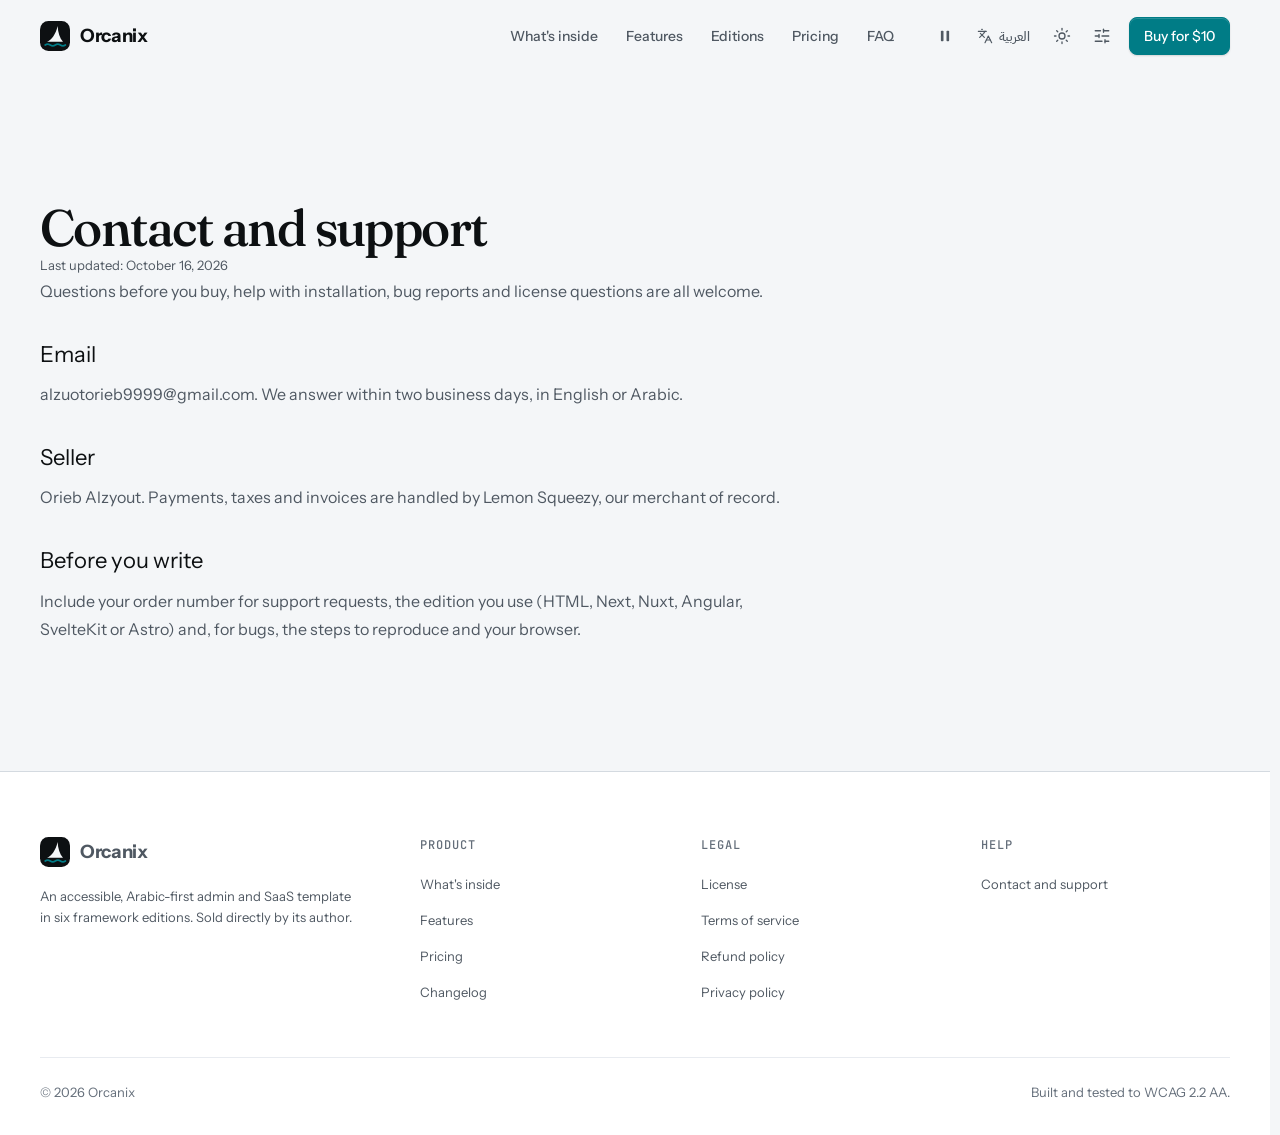
<file: contact.html>
<!DOCTYPE html>
<html lang="en" dir="ltr" data-theme="light" data-accent="tide" data-density="default" data-shell="landing" data-title-key="lp.site.contact.title">
<head>
  <meta charset="utf-8">
<meta name="viewport" content="width=device-width, initial-scale=1">
<title>Contact and support · Orcanix</title>
<meta name="description" content="How to reach the author of Orcanix for pre-sale questions, support and license requests.">
<meta name="color-scheme" content="light dark">
<meta name="theme-color" content="#0d1012">
<link rel="icon" href="./favicon.svg" type="image/svg+xml">
<link rel="canonical" href="https://oriebalzyuot96.github.io/orcanix-site/contact.html">
<meta property="og:type" content="website">
<meta property="og:site_name" content="Orcanix">
<meta property="og:title" content="Contact and support · Orcanix">
<meta property="og:description" content="How to reach the author of Orcanix for pre-sale questions, support and license requests.">
<meta property="og:url" content="https://oriebalzyuot96.github.io/orcanix-site/contact.html">
<meta property="og:image" content="https://oriebalzyuot96.github.io/orcanix-site/og.jpg">
<meta property="og:image:width" content="1200">
<meta property="og:image:height" content="630">
<meta property="og:locale" content="en_US">
<meta property="og:locale:alternate" content="ar_AR">
<meta name="twitter:card" content="summary_large_image">
<script>
  /* Orcanix: apply saved settings before first paint (customizer contract, ARCHITECTURE.md 4a): no flash of the
     wrong theme, accent, skin, contrast scheme, text size, motion or direction. Mirrors ts/core/settings.ts. */
  (function () {
    var d = document.documentElement, s = {}, ok = /^[a-z0-9.-]{1,16}$/, K = 'orcanix:settings';
    try { s = JSON.parse(localStorage.getItem(K) || '{}') || {}; } catch (e) { s = {}; }
    try {
      var q = new URLSearchParams(location.search), changed = false,
        keys = { mode: 'mode', accent: 'accent', layout: 'layout', density: 'density', dir: 'dir', lang: 'lang', numerals: 'numerals', skin: 'skin', contrast: 'a11yContrast', font: 'fontScale', motion: 'motion', sound: 'sound', loader: 'pageLoader' };
      for (var k in keys) { var v = q.get(k); if (v && ok.test(v)) { s[keys[k]] = k === 'font' ? Number(v) : v; changed = true; } }
      if (s.motion === undefined) { var lm = localStorage.getItem('orcanix:motion'); if (lm === 'on' || lm === 'off') s.motion = lm; }
      if (changed) localStorage.setItem(K, JSON.stringify(s));
    } catch (e) {}
    var pick = function (v, list, def) { return list.indexOf(v) >= 0 ? v : def; };
    var mm = function (m) { return window.matchMedia && matchMedia(m).matches; };
    var mode = pick(s.mode, ['light', 'dark', 'hc', 'system'], 'light');
    if (mode === 'system') mode = mm('(prefers-color-scheme: dark)') ? 'dark' : 'light';
    var lang = s.lang === 'ar' ? 'ar' : 'en', motion = pick(s.motion, ['on', 'off', 'auto'], 'auto');
    var accent = pick(s.accent, ['tide', 'glacier', 'krill', 'kelp', 'aurora', 'sonar', 'custom'], 'tide');
    d.setAttribute('data-theme', mode);
    d.setAttribute('data-accent', accent);
    d.setAttribute('data-skin', pick(s.skin, ['default', 'glass', 'soft', 'sharp', 'neo'], 'default'));
    d.setAttribute('data-density', pick(s.density, ['compact', 'default', 'comfortable'], 'default'));
    if (!d.hasAttribute('data-shell')) d.setAttribute('data-layout', pick(s.layout, ['vertical', 'mini', 'horizontal', 'two-column', 'boxed'], 'vertical'));
    d.setAttribute('data-a11y-contrast', pick(s.a11yContrast, ['none', 'yellow-black', 'black-yellow', 'gray'], 'none'));
    d.setAttribute('data-font-scale', String(pick(Number(s.fontScale), [0.875, 1, 1.125, 1.25, 1.5], 1)));
    d.setAttribute('data-motion', motion === 'auto' ? (mm('(prefers-reduced-motion: reduce)') ? 'off' : 'on') : motion);
    d.setAttribute('data-sound', s.sound === 'on' ? 'on' : 'off');
    d.setAttribute('data-page-loader', ok.test(s.pageLoader || '') ? s.pageLoader : 'sonar');
    d.lang = lang;
    d.dir = s.dir === 'rtl' || s.dir === 'ltr' ? s.dir : lang === 'ar' ? 'rtl' : 'ltr';
    if (accent === 'custom') {
      try {
        var c = JSON.parse(localStorage.getItem('orcanix:accent-custom') || 'null');
        if (c && c.hex === s.accentCustom && /^[-a-z0-9:#;]+$/.test(c.style)) d.setAttribute('style', c.style);
      } catch (e) {}
    }
  })();
</script>

<script>document.documentElement.classList.add('ox-lp-js');</script>

  <script type="module" crossorigin src="./assets/site-Du_Hz3Ig.js"></script>
  <link rel="stylesheet" crossorigin href="./assets/site-hUG1AyQA.css">
</head>
<body class="ox-lp ox-site">
<div class="ox-page-loader" data-ox-page-loader hidden><div class="ox-loader ox-loader--lg ox-loader--sonar" role="status"><span class="ox-loader__art" aria-hidden="true"><i></i><i></i><i></i><i></i></span><span class="ox-sr-only" data-i18n="lp.c.loading">Loading page…</span></div></div>
<script>
  /* Page loader (customizer: pageLoader). Appears only if the page takes longer than 300ms, leaves on load (2.5s max). */
  (function () {
    var el = document.currentScript.previousElementSibling, n = document.documentElement.getAttribute('data-page-loader');
    if (!n || n === 'none' || !/^[a-z]+$/.test(n)) { el.remove(); return; }
    el.firstElementChild.className = 'ox-loader ox-loader--lg ox-loader--' + n;
    var done = false, show = setTimeout(function () { if (!done) el.hidden = false; }, 300);
    var hide = function () {
      if (done) return; done = true; clearTimeout(show);
      if (el.hidden) { el.remove(); return; }
      el.setAttribute('data-leaving', ''); setTimeout(function () { el.remove(); }, 260);
    };
    addEventListener('load', hide); setTimeout(hide, 2500);
  })();
</script>

<a class="ox-skip-link" href="#main" data-i18n="lp.c.skip">Skip to content</a>
<header class="ox-lp-header ox-site-header">
  <div class="ox-lp-wrap ox-lp-header__inner">
    <a class="ox-lp-logo" href="./index.html">
      <svg class="ox-brand__mark" viewBox="0 0 32 32" aria-hidden="true" focusable="false"><rect class="ox-mark__bg" width="32" height="32" rx="9"/><path class="ox-mark__fin" d="M7.5 22.2c4.9-2.3 9-7.6 11.3-17 .4 7.4 2.3 12.6 5.7 17z"/><path class="ox-mark__wave" d="M5.5 25.6c1.8-1.2 3.6-1.2 5.4 0s3.6 1.2 5.4 0 3.6-1.2 5.4 0 3.6 1.2 5.4 0"/></svg>

      <span>Orcanix</span>
    </a>
    <nav class="ox-lp-nav" id="site-nav" aria-label="Primary" data-i18n-attr="aria-label:lp.c.primaryNav">
      <ul>
        <li><a href="./index.html#demo" data-i18n="lp.site.nav.demo">What's inside</a></li>
        <li><a href="./index.html#features" data-i18n="lp.site.nav.features">Features</a></li>
        <li><a href="./index.html#editions" data-i18n="lp.site.nav.editions">Editions</a></li>
        <li><a href="./index.html#pricing" data-i18n="lp.site.nav.pricing">Pricing</a></li>
        <li><a href="./index.html#faq" data-i18n="lp.c.faq">FAQ</a></li>
      </ul>
    </nav>
    <div class="ox-lp-header__end">
      <div class="ox-lp-controls">
        <button class="ox-btn ox-btn--ghost ox-btn--icon ox-lp-motion" type="button" data-action="motion-toggle" aria-pressed="true">
          <svg class="ox-icon ox-lp-motion__pause" viewBox="0 0 24 24" aria-hidden="true" focusable="false"><rect x="6.5" y="5" width="3.5" height="14" rx="1" fill="currentColor"/><rect x="14" y="5" width="3.5" height="14" rx="1" fill="currentColor"/></svg>
          <svg class="ox-icon ox-lp-motion__play" viewBox="0 0 24 24" aria-hidden="true" focusable="false"><path d="M8 5.5v13a1 1 0 0 0 1.5.86l10.2-6.5a1 1 0 0 0 0-1.72L9.5 4.64A1 1 0 0 0 8 5.5z" fill="currentColor"/></svg>
          <span class="ox-sr-only" data-i18n="lp.c.motion">Animations</span>
        </button>
        <button class="ox-btn ox-btn--ghost ox-btn--sm ox-lp-lang" type="button" data-action="lang-toggle">
          <svg class="ox-icon" aria-hidden="true" focusable="false"><use href="./icons/sprite.svg#i-languages"></use></svg><span data-lang-label lang="ar">العربية</span>
        </button>
        <div class="ox-dropdown" data-ox-menu>
  <button class="ox-btn ox-btn--ghost ox-btn--icon" type="button" aria-haspopup="menu" aria-expanded="false" aria-controls="menu-theme" data-menu-trigger>
    <svg class="ox-icon ox-theme-icon ox-theme-icon--light" aria-hidden="true" focusable="false"><use href="./icons/sprite.svg#i-sun"></use></svg>
    <svg class="ox-icon ox-theme-icon ox-theme-icon--dark" aria-hidden="true" focusable="false"><use href="./icons/sprite.svg#i-moon"></use></svg>
    <svg class="ox-icon ox-theme-icon ox-theme-icon--hc" aria-hidden="true" focusable="false"><use href="./icons/sprite.svg#i-contrast"></use></svg>
    <span class="ox-sr-only" data-i18n="header.theme">Theme</span>
  </button>
  <div class="ox-menu" id="menu-theme" role="menu" aria-label="Theme" data-i18n-attr="aria-label:header.theme" hidden>
    <button class="ox-menu__item" type="button" role="menuitemradio" aria-checked="false" data-set-mode="light"><svg class="ox-icon" aria-hidden="true" focusable="false"><use href="./icons/sprite.svg#i-sun"></use></svg><span data-i18n="theme.light">Light</span></button>
    <button class="ox-menu__item" type="button" role="menuitemradio" aria-checked="false" data-set-mode="dark"><svg class="ox-icon" aria-hidden="true" focusable="false"><use href="./icons/sprite.svg#i-moon"></use></svg><span data-i18n="theme.dark">Dark</span></button>
    <button class="ox-menu__item" type="button" role="menuitemradio" aria-checked="false" data-set-mode="hc"><svg class="ox-icon" aria-hidden="true" focusable="false"><use href="./icons/sprite.svg#i-contrast"></use></svg><span data-i18n="theme.hc">High contrast</span></button>
    <button class="ox-menu__item" type="button" role="menuitemradio" aria-checked="false" data-set-mode="system"><svg class="ox-icon" aria-hidden="true" focusable="false"><use href="./icons/sprite.svg#i-monitor"></use></svg><span data-i18n="theme.system">System</span></button>
  </div>
</div>

        <div class="ox-dropdown" data-ox-popover>
  <button class="ox-btn ox-btn--ghost ox-btn--icon" type="button" aria-expanded="false" aria-controls="site-appearance" data-popover-trigger>
    <svg class="ox-icon" aria-hidden="true" focusable="false"><use href="./icons/sprite.svg#i-sliders-horizontal"></use></svg><span class="ox-sr-only" data-i18n="lp.site.appearance">Appearance and accessibility</span>
  </button>
  <div class="ox-popover ox-popover--a11y ox-site-appearance" id="site-appearance" hidden>
    <div class="ox-popover__head">
      <h2 class="ox-popover__title" data-i18n="lp.site.appearance">Appearance and accessibility</h2>
    </div>
    <div class="ox-a11y-panel">
      <fieldset class="ox-fieldset">
        <legend data-i18n="cz.accent">Accent</legend>
        <div class="ox-choices" style="--cols: 3">
          <label class="ox-choice"><input type="radio" name="site-accent" value="tide" data-setting="accent"><span class="ox-choice__body"><span class="ox-choice__swatch" data-swatch="tide"></span><span data-i18n="accent.tide">Tide</span></span></label>
          <label class="ox-choice"><input type="radio" name="site-accent" value="glacier" data-setting="accent"><span class="ox-choice__body"><span class="ox-choice__swatch" data-swatch="glacier"></span><span data-i18n="accent.glacier">Glacier</span></span></label>
          <label class="ox-choice"><input type="radio" name="site-accent" value="krill" data-setting="accent"><span class="ox-choice__body"><span class="ox-choice__swatch" data-swatch="krill"></span><span data-i18n="accent.krill">Krill</span></span></label>
          <label class="ox-choice"><input type="radio" name="site-accent" value="kelp" data-setting="accent"><span class="ox-choice__body"><span class="ox-choice__swatch" data-swatch="kelp"></span><span data-i18n="accent.kelp">Kelp</span></span></label>
          <label class="ox-choice"><input type="radio" name="site-accent" value="aurora" data-setting="accent"><span class="ox-choice__body"><span class="ox-choice__swatch" data-swatch="aurora"></span><span data-i18n="accent.aurora">Aurora</span></span></label>
          <label class="ox-choice"><input type="radio" name="site-accent" value="sonar" data-setting="accent"><span class="ox-choice__body"><span class="ox-choice__swatch" data-swatch="sonar"></span><span data-i18n="accent.sonar">Sonar</span></span></label>
          <label class="ox-choice ox-choice--wide"><input type="radio" name="site-accent" value="custom" data-setting="accent"><span class="ox-choice__body"><span class="ox-choice__swatch ox-choice__swatch--custom" data-custom-swatch></span><span data-i18n="accent.custom">Custom</span></span></label>
        </div>
        <div class="ox-accent-custom" data-accent-custom hidden>
          <p class="ox-label ox-flush" data-i18n="cp.customTitle">Custom accent</p>
          <div class="ox-cp" data-ox-colorpicker>
            <div class="ox-cp__sv" role="slider" tabindex="0" aria-label="Saturation and brightness" data-i18n-attr="aria-label:cp.sv" aria-valuemin="0" aria-valuemax="100" aria-valuenow="50" aria-valuetext="Saturation 50%, brightness 50%" data-cp-sv><span class="ox-cp__thumb" data-cp-thumb></span></div>
            <label class="ox-sr-only" for="site-cp-hue" data-i18n="cp.hue">Hue</label>
            <input class="ox-cp__hue" id="site-cp-hue" type="range" min="0" max="359" step="1" value="190" data-cp-hue>
            <div class="ox-cp__row">
              <span class="ox-cp__preview" data-cp-preview></span>
              <div class="ox-field">
                <label class="ox-label" for="site-cp-hex" data-i18n="cp.hex">Hex color</label>
                <input class="ox-input ox-mono" id="site-cp-hex" type="text" dir="ltr" maxlength="7" spellcheck="false" autocomplete="off" aria-describedby="site-cp-hex-error" data-cp-hex>
              </div>
              <button class="ox-btn ox-btn--icon" type="button" data-cp-eyedropper hidden><svg class="ox-icon" aria-hidden="true" focusable="false"><use href="./icons/sprite.svg#i-pipette"></use></svg><span class="ox-sr-only" data-i18n="cp.eyedropper">Pick a color from the screen</span></button>
            </div>
            <p class="ox-error" id="site-cp-hex-error"></p>
            <p class="ox-label ox-flush" id="site-cp-presets" data-i18n="cp.presets">Suggested colors</p>
            <ul class="ox-cp__swatches" aria-labelledby="site-cp-presets" data-cp-swatches></ul>
            <p class="ox-label ox-flush" id="site-cp-report" data-i18n="cp.contrast">Contrast of text on the accent</p>
            <ul class="ox-cp__report" aria-labelledby="site-cp-report" data-cp-report></ul>
            <p class="ox-help ox-flush" data-cp-note></p>
          </div>
        </div>
      </fieldset>
      <fieldset class="ox-fieldset" aria-describedby="site-skin-help">
        <legend data-i18n="cz.skin">Skin</legend>
        <div class="ox-choices" style="--cols: 3">
          <label class="ox-choice"><input type="radio" name="site-skin" value="default" data-setting="skin"><span class="ox-choice__body"><span class="ox-skin-thumb ox-skin-thumb--default" aria-hidden="true"></span><span data-i18n="skin.default">Classic</span></span></label>
          <label class="ox-choice"><input type="radio" name="site-skin" value="glass" data-setting="skin"><span class="ox-choice__body"><span class="ox-skin-thumb ox-skin-thumb--glass" aria-hidden="true"></span><span data-i18n="skin.glass">Glass</span></span></label>
          <label class="ox-choice"><input type="radio" name="site-skin" value="soft" data-setting="skin"><span class="ox-choice__body"><span class="ox-skin-thumb ox-skin-thumb--soft" aria-hidden="true"></span><span data-i18n="skin.soft">Soft</span></span></label>
          <label class="ox-choice"><input type="radio" name="site-skin" value="sharp" data-setting="skin"><span class="ox-choice__body"><span class="ox-skin-thumb ox-skin-thumb--sharp" aria-hidden="true"></span><span data-i18n="skin.sharp">Sharp</span></span></label>
          <label class="ox-choice"><input type="radio" name="site-skin" value="neo" data-setting="skin"><span class="ox-choice__body"><span class="ox-skin-thumb ox-skin-thumb--neo" aria-hidden="true"></span><span data-i18n="skin.neo">Neo</span></span></label>
        </div>
        <p class="ox-help" id="site-skin-help" data-i18n="cz.skinHelp">Changes shape and material: corners, borders, shadows, depth and navigation.</p>
      </fieldset>
      <div class="ox-field">
        <label class="ox-label" for="site-loader" data-i18n="cz.loader">Page loader</label>
        <select class="ox-select" id="site-loader" data-setting="pageLoader" aria-describedby="site-loader-help">
          <option value="sonar" data-i18n="loader.sonar">Sonar</option>
          <option value="none" data-i18n="loader.none">None</option>
          <option value="spinner" data-i18n="loader.spinner">Spinner</option>
          <option value="orbit" data-i18n="loader.orbit">Orbit</option>
          <option value="pulse" data-i18n="loader.pulse">Pulse</option>
          <option value="bars" data-i18n="loader.bars">Bars</option>
          <option value="wave" data-i18n="loader.wave">Wave</option>
          <option value="ring" data-i18n="loader.ring">Rings</option>
          <option value="dots" data-i18n="loader.dots">Dots</option>
          <option value="morph" data-i18n="loader.morph">Morph</option>
          <option value="typing" data-i18n="loader.typing">Typing</option>
          <option value="shimmer" data-i18n="loader.shimmer">Shimmer</option>
          <option value="fin" data-i18n="loader.fin">Fin</option>
          <option value="progress" data-i18n="loader.progress">Progress line</option>
          <option value="flip" data-i18n="loader.flip">Flip</option>
        </select>
        <p class="ox-help" id="site-loader-help" data-i18n="cz.loaderHelp">Shown when a page takes longer than 300 ms to load.</p>
      </div>
      <section class="ox-cz-section" aria-labelledby="site-a11y-title">
        <h3 class="ox-cz-section__title" id="site-a11y-title" data-i18n="cz.a11y">Accessibility</h3>
        <fieldset class="ox-fieldset">
  <legend data-i18n="a11y.contrast">Contrast scheme</legend>
  <div class="ox-choices ox-schemes">
    <label class="ox-choice"><input type="radio" name="site-contrast" value="none" data-setting="a11yContrast"><span class="ox-choice__body ox-scheme__body"><span class="ox-scheme__sample ox-scheme__sample--none" aria-hidden="true">Aa</span><span data-i18n="a11y.none">Standard</span></span></label>
    <label class="ox-choice"><input type="radio" name="site-contrast" value="yellow-black" data-setting="a11yContrast"><span class="ox-choice__body ox-scheme__body"><span class="ox-scheme__sample ox-scheme__sample--yellow-black" aria-hidden="true">Aa</span><span data-i18n="a11y.yellowBlack">Yellow on black</span></span></label>
    <label class="ox-choice"><input type="radio" name="site-contrast" value="black-yellow" data-setting="a11yContrast"><span class="ox-choice__body ox-scheme__body"><span class="ox-scheme__sample ox-scheme__sample--black-yellow" aria-hidden="true">Aa</span><span data-i18n="a11y.blackYellow">Black on yellow</span></span></label>
    <label class="ox-choice"><input type="radio" name="site-contrast" value="gray" data-setting="a11yContrast"><span class="ox-choice__body ox-scheme__body"><span class="ox-scheme__sample ox-scheme__sample--gray" aria-hidden="true">Aa</span><span data-i18n="a11y.gray">Grayscale</span></span></label>
  </div>
</fieldset>
<div class="ox-field">
  <p class="ox-label ox-flush" id="site-ts-label" data-i18n="a11y.textSize">Text size</p>
  <div class="ox-textsize" role="group" aria-labelledby="site-ts-label">
    <button class="ox-btn ox-btn--sm" type="button" data-font-step="-1"><span aria-hidden="true">A−</span><span class="ox-sr-only" data-i18n="a11y.smaller">Smaller text</span></button>
    <output class="ox-textsize__value" data-font-value>100%</output>
    <button class="ox-btn ox-btn--sm" type="button" data-font-step="1"><span aria-hidden="true">A+</span><span class="ox-sr-only" data-i18n="a11y.larger">Larger text</span></button>
    <button class="ox-btn ox-btn--ghost ox-btn--sm" type="button" data-font-step="0" data-i18n="a11y.resetSize">Reset</button>
  </div>
</div>
<fieldset class="ox-fieldset" aria-describedby="site-motion-help">
  <legend data-i18n="a11y.motion">Animations</legend>
  <div class="ox-choices" style="--cols: 3">
    <label class="ox-choice"><input type="radio" name="site-motion" value="auto" data-setting="motion"><span class="ox-choice__body"><span data-i18n="motion.auto">System</span></span></label>
    <label class="ox-choice"><input type="radio" name="site-motion" value="on" data-setting="motion"><span class="ox-choice__body"><span data-i18n="motion.on">On</span></span></label>
    <label class="ox-choice"><input type="radio" name="site-motion" value="off" data-setting="motion"><span class="ox-choice__body"><span data-i18n="motion.off">Off</span></span></label>
  </div>
  <p class="ox-help" id="site-motion-help" data-i18n="a11y.motionHelp">Off stops transitions, loaders and 3D scenes. System follows your device's reduced-motion setting.</p>
</fieldset>
<div class="ox-cz-switch">
  <span class="ox-cz-switch__text"><label for="site-snd" data-i18n="a11y.sound">Interface sounds</label><small id="site-snd-help" data-i18n="a11y.soundHelp">Short sounds for clicks, dialogs and alerts, always alongside a visible change.</small></span>
  <span class="ox-switch"><input type="checkbox" role="switch" id="site-snd" data-setting="sound" aria-describedby="site-snd-help"></span>
</div>

      </section>
    </div>
  </div>
</div>

      </div>
      <a class="ox-btn ox-btn--primary ox-lp-header__cta" href="./index.html#pricing" data-ox-buy="standard"><span data-i18n="lp.site.buyShort">Buy for $10</span></a>
      <button class="ox-btn ox-btn--ghost ox-btn--icon ox-lp-navtoggle" type="button" aria-expanded="false" aria-controls="site-nav" data-ox-lp-navtoggle>
        <svg class="ox-icon" aria-hidden="true" focusable="false"><use href="./icons/sprite.svg#i-menu"></use></svg><span class="ox-sr-only" data-i18n="lp.c.menu">Menu</span>
      </button>
    </div>
  </div>
</header>

<main id="main" tabindex="-1">
  <section class="ox-lp-section">
    <div class="ox-lp-wrap">
      <article class="ox-site-legal">
        <h1 class="ox-lp-h2" data-i18n="lp.site.contact.title">Contact and support</h1>
        <p class="ox-site-legal__date" data-i18n="lp.site.updated">Last updated: October 16, 2026</p>
        <p data-i18n="lp.site.contact.1">Questions before you buy, help with installation, bug reports and license questions are all welcome.</p>
        <h2 data-i18n="lp.site.contact.2">Email</h2>
        <p data-i18n="lp.site.contact.3">alzuotorieb9999@gmail.com. We answer within two business days, in English or Arabic.</p>
        <h2 data-i18n="lp.site.contact.4">Seller</h2>
        <p data-i18n="lp.site.contact.5">Orieb Alzyout. Payments, taxes and invoices are handled by Lemon Squeezy, our merchant of record.</p>
        <h2 data-i18n="lp.site.contact.6">Before you write</h2>
        <p data-i18n="lp.site.contact.7">Include your order number for support requests, the edition you use (HTML, Next, Nuxt, Angular, SvelteKit or Astro) and, for bugs, the steps to reproduce and your browser.</p>
      </article>
    </div>
  </section>
</main>
<footer class="ox-lp-footer">
  <div class="ox-lp-wrap">
    <div class="ox-lp-footer__grid">
      <div class="ox-lp-footer__about">
        <a class="ox-lp-logo" href="./index.html"><svg class="ox-brand__mark" viewBox="0 0 32 32" aria-hidden="true" focusable="false"><rect class="ox-mark__bg" width="32" height="32" rx="9"/><path class="ox-mark__fin" d="M7.5 22.2c4.9-2.3 9-7.6 11.3-17 .4 7.4 2.3 12.6 5.7 17z"/><path class="ox-mark__wave" d="M5.5 25.6c1.8-1.2 3.6-1.2 5.4 0s3.6 1.2 5.4 0 3.6-1.2 5.4 0 3.6 1.2 5.4 0"/></svg>
<span>Orcanix</span></a>
        <p data-i18n="lp.site.footAbout">An accessible, Arabic-first admin and SaaS template in six framework editions. Sold directly by its author.</p>
      </div>
      <nav aria-labelledby="site-f1"><h2 id="site-f1" data-i18n="lp.c.product">Product</h2><ul><li><a href="./index.html#demo" data-i18n="lp.site.nav.demo">What's inside</a></li><li><a href="./index.html#features" data-i18n="lp.site.nav.features">Features</a></li><li><a href="./index.html#pricing" data-i18n="lp.site.nav.pricing">Pricing</a></li><li><a href="./index.html#changelog" data-i18n="lp.site.nav.changelog">Changelog</a></li></ul></nav>
      <nav aria-labelledby="site-f2"><h2 id="site-f2" data-i18n="lp.site.legal">Legal</h2><ul><li><a href="./license.html" data-i18n="lp.site.nav.license">License</a></li><li><a href="./terms.html" data-i18n="lp.site.nav.terms">Terms of service</a></li><li><a href="./refund.html" data-i18n="lp.site.nav.refund">Refund policy</a></li><li><a href="./privacy.html" data-i18n="lp.site.nav.privacy">Privacy policy</a></li></ul></nav>
      <nav aria-labelledby="site-f3"><h2 id="site-f3" data-i18n="lp.site.help">Help</h2><ul><li><a href="./contact.html" data-i18n="lp.site.nav.contact">Contact and support</a></li></ul></nav>
    </div>
    <div class="ox-lp-footer__base"><span>© 2026 Orcanix</span><span data-i18n="lp.c.rights">Built and tested to WCAG 2.2 AA.</span></div>
  </div>
</footer>

</body>
</html>
</file>
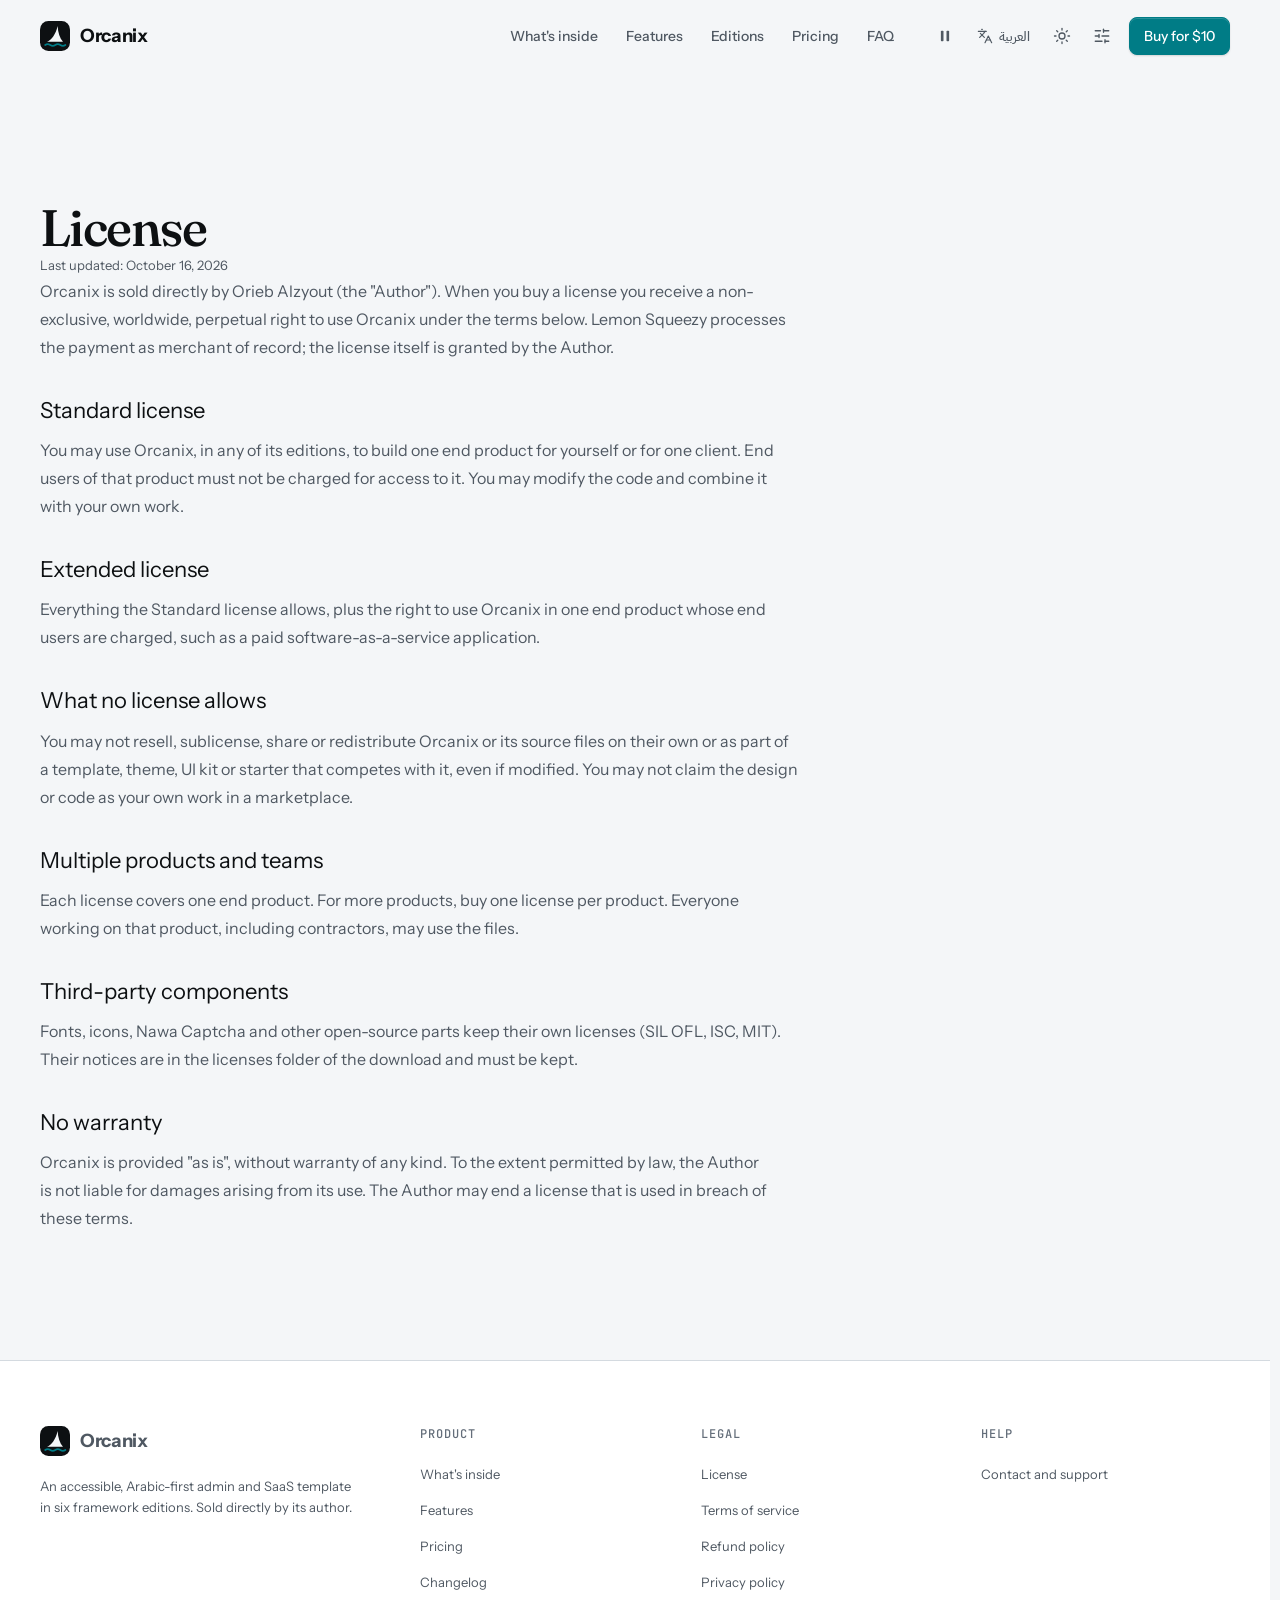
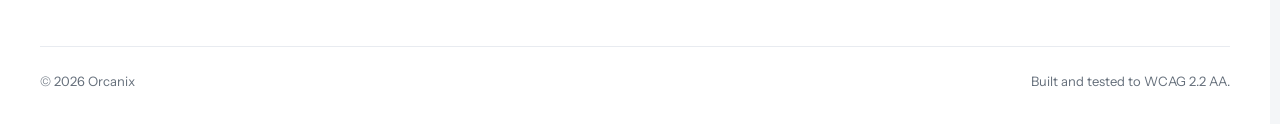
<file: license.html>
<!DOCTYPE html>
<html lang="en" dir="ltr" data-theme="light" data-accent="tide" data-density="default" data-shell="landing" data-title-key="lp.site.license.title">
<head>
  <meta charset="utf-8">
<meta name="viewport" content="width=device-width, initial-scale=1">
<title>License · Orcanix</title>
<meta name="description" content="Orcanix Standard and Extended licenses: what you may build, what you may not, and how many end products each covers.">
<meta name="color-scheme" content="light dark">
<meta name="theme-color" content="#0d1012">
<link rel="icon" href="./favicon.svg" type="image/svg+xml">
<link rel="canonical" href="https://oriebalzyuot96.github.io/orcanix-site/license.html">
<meta property="og:type" content="website">
<meta property="og:site_name" content="Orcanix">
<meta property="og:title" content="License · Orcanix">
<meta property="og:description" content="Orcanix Standard and Extended licenses: what you may build, what you may not, and how many end products each covers.">
<meta property="og:url" content="https://oriebalzyuot96.github.io/orcanix-site/license.html">
<meta property="og:image" content="https://oriebalzyuot96.github.io/orcanix-site/og.jpg">
<meta property="og:image:width" content="1200">
<meta property="og:image:height" content="630">
<meta property="og:locale" content="en_US">
<meta property="og:locale:alternate" content="ar_AR">
<meta name="twitter:card" content="summary_large_image">
<script>
  /* Orcanix: apply saved settings before first paint (customizer contract, ARCHITECTURE.md 4a): no flash of the
     wrong theme, accent, skin, contrast scheme, text size, motion or direction. Mirrors ts/core/settings.ts. */
  (function () {
    var d = document.documentElement, s = {}, ok = /^[a-z0-9.-]{1,16}$/, K = 'orcanix:settings';
    try { s = JSON.parse(localStorage.getItem(K) || '{}') || {}; } catch (e) { s = {}; }
    try {
      var q = new URLSearchParams(location.search), changed = false,
        keys = { mode: 'mode', accent: 'accent', layout: 'layout', density: 'density', dir: 'dir', lang: 'lang', numerals: 'numerals', skin: 'skin', contrast: 'a11yContrast', font: 'fontScale', motion: 'motion', sound: 'sound', loader: 'pageLoader' };
      for (var k in keys) { var v = q.get(k); if (v && ok.test(v)) { s[keys[k]] = k === 'font' ? Number(v) : v; changed = true; } }
      if (s.motion === undefined) { var lm = localStorage.getItem('orcanix:motion'); if (lm === 'on' || lm === 'off') s.motion = lm; }
      if (changed) localStorage.setItem(K, JSON.stringify(s));
    } catch (e) {}
    var pick = function (v, list, def) { return list.indexOf(v) >= 0 ? v : def; };
    var mm = function (m) { return window.matchMedia && matchMedia(m).matches; };
    var mode = pick(s.mode, ['light', 'dark', 'hc', 'system'], 'light');
    if (mode === 'system') mode = mm('(prefers-color-scheme: dark)') ? 'dark' : 'light';
    var lang = s.lang === 'ar' ? 'ar' : 'en', motion = pick(s.motion, ['on', 'off', 'auto'], 'auto');
    var accent = pick(s.accent, ['tide', 'glacier', 'krill', 'kelp', 'aurora', 'sonar', 'custom'], 'tide');
    d.setAttribute('data-theme', mode);
    d.setAttribute('data-accent', accent);
    d.setAttribute('data-skin', pick(s.skin, ['default', 'glass', 'soft', 'sharp', 'neo'], 'default'));
    d.setAttribute('data-density', pick(s.density, ['compact', 'default', 'comfortable'], 'default'));
    if (!d.hasAttribute('data-shell')) d.setAttribute('data-layout', pick(s.layout, ['vertical', 'mini', 'horizontal', 'two-column', 'boxed'], 'vertical'));
    d.setAttribute('data-a11y-contrast', pick(s.a11yContrast, ['none', 'yellow-black', 'black-yellow', 'gray'], 'none'));
    d.setAttribute('data-font-scale', String(pick(Number(s.fontScale), [0.875, 1, 1.125, 1.25, 1.5], 1)));
    d.setAttribute('data-motion', motion === 'auto' ? (mm('(prefers-reduced-motion: reduce)') ? 'off' : 'on') : motion);
    d.setAttribute('data-sound', s.sound === 'on' ? 'on' : 'off');
    d.setAttribute('data-page-loader', ok.test(s.pageLoader || '') ? s.pageLoader : 'sonar');
    d.lang = lang;
    d.dir = s.dir === 'rtl' || s.dir === 'ltr' ? s.dir : lang === 'ar' ? 'rtl' : 'ltr';
    if (accent === 'custom') {
      try {
        var c = JSON.parse(localStorage.getItem('orcanix:accent-custom') || 'null');
        if (c && c.hex === s.accentCustom && /^[-a-z0-9:#;]+$/.test(c.style)) d.setAttribute('style', c.style);
      } catch (e) {}
    }
  })();
</script>

<script>document.documentElement.classList.add('ox-lp-js');</script>

  <script type="module" crossorigin src="./assets/site-Du_Hz3Ig.js"></script>
  <link rel="stylesheet" crossorigin href="./assets/site-hUG1AyQA.css">
</head>
<body class="ox-lp ox-site">
<div class="ox-page-loader" data-ox-page-loader hidden><div class="ox-loader ox-loader--lg ox-loader--sonar" role="status"><span class="ox-loader__art" aria-hidden="true"><i></i><i></i><i></i><i></i></span><span class="ox-sr-only" data-i18n="lp.c.loading">Loading page…</span></div></div>
<script>
  /* Page loader (customizer: pageLoader). Appears only if the page takes longer than 300ms, leaves on load (2.5s max). */
  (function () {
    var el = document.currentScript.previousElementSibling, n = document.documentElement.getAttribute('data-page-loader');
    if (!n || n === 'none' || !/^[a-z]+$/.test(n)) { el.remove(); return; }
    el.firstElementChild.className = 'ox-loader ox-loader--lg ox-loader--' + n;
    var done = false, show = setTimeout(function () { if (!done) el.hidden = false; }, 300);
    var hide = function () {
      if (done) return; done = true; clearTimeout(show);
      if (el.hidden) { el.remove(); return; }
      el.setAttribute('data-leaving', ''); setTimeout(function () { el.remove(); }, 260);
    };
    addEventListener('load', hide); setTimeout(hide, 2500);
  })();
</script>

<a class="ox-skip-link" href="#main" data-i18n="lp.c.skip">Skip to content</a>
<header class="ox-lp-header ox-site-header">
  <div class="ox-lp-wrap ox-lp-header__inner">
    <a class="ox-lp-logo" href="./index.html">
      <svg class="ox-brand__mark" viewBox="0 0 32 32" aria-hidden="true" focusable="false"><rect class="ox-mark__bg" width="32" height="32" rx="9"/><path class="ox-mark__fin" d="M7.5 22.2c4.9-2.3 9-7.6 11.3-17 .4 7.4 2.3 12.6 5.7 17z"/><path class="ox-mark__wave" d="M5.5 25.6c1.8-1.2 3.6-1.2 5.4 0s3.6 1.2 5.4 0 3.6-1.2 5.4 0 3.6 1.2 5.4 0"/></svg>

      <span>Orcanix</span>
    </a>
    <nav class="ox-lp-nav" id="site-nav" aria-label="Primary" data-i18n-attr="aria-label:lp.c.primaryNav">
      <ul>
        <li><a href="./index.html#demo" data-i18n="lp.site.nav.demo">What's inside</a></li>
        <li><a href="./index.html#features" data-i18n="lp.site.nav.features">Features</a></li>
        <li><a href="./index.html#editions" data-i18n="lp.site.nav.editions">Editions</a></li>
        <li><a href="./index.html#pricing" data-i18n="lp.site.nav.pricing">Pricing</a></li>
        <li><a href="./index.html#faq" data-i18n="lp.c.faq">FAQ</a></li>
      </ul>
    </nav>
    <div class="ox-lp-header__end">
      <div class="ox-lp-controls">
        <button class="ox-btn ox-btn--ghost ox-btn--icon ox-lp-motion" type="button" data-action="motion-toggle" aria-pressed="true">
          <svg class="ox-icon ox-lp-motion__pause" viewBox="0 0 24 24" aria-hidden="true" focusable="false"><rect x="6.5" y="5" width="3.5" height="14" rx="1" fill="currentColor"/><rect x="14" y="5" width="3.5" height="14" rx="1" fill="currentColor"/></svg>
          <svg class="ox-icon ox-lp-motion__play" viewBox="0 0 24 24" aria-hidden="true" focusable="false"><path d="M8 5.5v13a1 1 0 0 0 1.5.86l10.2-6.5a1 1 0 0 0 0-1.72L9.5 4.64A1 1 0 0 0 8 5.5z" fill="currentColor"/></svg>
          <span class="ox-sr-only" data-i18n="lp.c.motion">Animations</span>
        </button>
        <button class="ox-btn ox-btn--ghost ox-btn--sm ox-lp-lang" type="button" data-action="lang-toggle">
          <svg class="ox-icon" aria-hidden="true" focusable="false"><use href="./icons/sprite.svg#i-languages"></use></svg><span data-lang-label lang="ar">العربية</span>
        </button>
        <div class="ox-dropdown" data-ox-menu>
  <button class="ox-btn ox-btn--ghost ox-btn--icon" type="button" aria-haspopup="menu" aria-expanded="false" aria-controls="menu-theme" data-menu-trigger>
    <svg class="ox-icon ox-theme-icon ox-theme-icon--light" aria-hidden="true" focusable="false"><use href="./icons/sprite.svg#i-sun"></use></svg>
    <svg class="ox-icon ox-theme-icon ox-theme-icon--dark" aria-hidden="true" focusable="false"><use href="./icons/sprite.svg#i-moon"></use></svg>
    <svg class="ox-icon ox-theme-icon ox-theme-icon--hc" aria-hidden="true" focusable="false"><use href="./icons/sprite.svg#i-contrast"></use></svg>
    <span class="ox-sr-only" data-i18n="header.theme">Theme</span>
  </button>
  <div class="ox-menu" id="menu-theme" role="menu" aria-label="Theme" data-i18n-attr="aria-label:header.theme" hidden>
    <button class="ox-menu__item" type="button" role="menuitemradio" aria-checked="false" data-set-mode="light"><svg class="ox-icon" aria-hidden="true" focusable="false"><use href="./icons/sprite.svg#i-sun"></use></svg><span data-i18n="theme.light">Light</span></button>
    <button class="ox-menu__item" type="button" role="menuitemradio" aria-checked="false" data-set-mode="dark"><svg class="ox-icon" aria-hidden="true" focusable="false"><use href="./icons/sprite.svg#i-moon"></use></svg><span data-i18n="theme.dark">Dark</span></button>
    <button class="ox-menu__item" type="button" role="menuitemradio" aria-checked="false" data-set-mode="hc"><svg class="ox-icon" aria-hidden="true" focusable="false"><use href="./icons/sprite.svg#i-contrast"></use></svg><span data-i18n="theme.hc">High contrast</span></button>
    <button class="ox-menu__item" type="button" role="menuitemradio" aria-checked="false" data-set-mode="system"><svg class="ox-icon" aria-hidden="true" focusable="false"><use href="./icons/sprite.svg#i-monitor"></use></svg><span data-i18n="theme.system">System</span></button>
  </div>
</div>

        <div class="ox-dropdown" data-ox-popover>
  <button class="ox-btn ox-btn--ghost ox-btn--icon" type="button" aria-expanded="false" aria-controls="site-appearance" data-popover-trigger>
    <svg class="ox-icon" aria-hidden="true" focusable="false"><use href="./icons/sprite.svg#i-sliders-horizontal"></use></svg><span class="ox-sr-only" data-i18n="lp.site.appearance">Appearance and accessibility</span>
  </button>
  <div class="ox-popover ox-popover--a11y ox-site-appearance" id="site-appearance" hidden>
    <div class="ox-popover__head">
      <h2 class="ox-popover__title" data-i18n="lp.site.appearance">Appearance and accessibility</h2>
    </div>
    <div class="ox-a11y-panel">
      <fieldset class="ox-fieldset">
        <legend data-i18n="cz.accent">Accent</legend>
        <div class="ox-choices" style="--cols: 3">
          <label class="ox-choice"><input type="radio" name="site-accent" value="tide" data-setting="accent"><span class="ox-choice__body"><span class="ox-choice__swatch" data-swatch="tide"></span><span data-i18n="accent.tide">Tide</span></span></label>
          <label class="ox-choice"><input type="radio" name="site-accent" value="glacier" data-setting="accent"><span class="ox-choice__body"><span class="ox-choice__swatch" data-swatch="glacier"></span><span data-i18n="accent.glacier">Glacier</span></span></label>
          <label class="ox-choice"><input type="radio" name="site-accent" value="krill" data-setting="accent"><span class="ox-choice__body"><span class="ox-choice__swatch" data-swatch="krill"></span><span data-i18n="accent.krill">Krill</span></span></label>
          <label class="ox-choice"><input type="radio" name="site-accent" value="kelp" data-setting="accent"><span class="ox-choice__body"><span class="ox-choice__swatch" data-swatch="kelp"></span><span data-i18n="accent.kelp">Kelp</span></span></label>
          <label class="ox-choice"><input type="radio" name="site-accent" value="aurora" data-setting="accent"><span class="ox-choice__body"><span class="ox-choice__swatch" data-swatch="aurora"></span><span data-i18n="accent.aurora">Aurora</span></span></label>
          <label class="ox-choice"><input type="radio" name="site-accent" value="sonar" data-setting="accent"><span class="ox-choice__body"><span class="ox-choice__swatch" data-swatch="sonar"></span><span data-i18n="accent.sonar">Sonar</span></span></label>
          <label class="ox-choice ox-choice--wide"><input type="radio" name="site-accent" value="custom" data-setting="accent"><span class="ox-choice__body"><span class="ox-choice__swatch ox-choice__swatch--custom" data-custom-swatch></span><span data-i18n="accent.custom">Custom</span></span></label>
        </div>
        <div class="ox-accent-custom" data-accent-custom hidden>
          <p class="ox-label ox-flush" data-i18n="cp.customTitle">Custom accent</p>
          <div class="ox-cp" data-ox-colorpicker>
            <div class="ox-cp__sv" role="slider" tabindex="0" aria-label="Saturation and brightness" data-i18n-attr="aria-label:cp.sv" aria-valuemin="0" aria-valuemax="100" aria-valuenow="50" aria-valuetext="Saturation 50%, brightness 50%" data-cp-sv><span class="ox-cp__thumb" data-cp-thumb></span></div>
            <label class="ox-sr-only" for="site-cp-hue" data-i18n="cp.hue">Hue</label>
            <input class="ox-cp__hue" id="site-cp-hue" type="range" min="0" max="359" step="1" value="190" data-cp-hue>
            <div class="ox-cp__row">
              <span class="ox-cp__preview" data-cp-preview></span>
              <div class="ox-field">
                <label class="ox-label" for="site-cp-hex" data-i18n="cp.hex">Hex color</label>
                <input class="ox-input ox-mono" id="site-cp-hex" type="text" dir="ltr" maxlength="7" spellcheck="false" autocomplete="off" aria-describedby="site-cp-hex-error" data-cp-hex>
              </div>
              <button class="ox-btn ox-btn--icon" type="button" data-cp-eyedropper hidden><svg class="ox-icon" aria-hidden="true" focusable="false"><use href="./icons/sprite.svg#i-pipette"></use></svg><span class="ox-sr-only" data-i18n="cp.eyedropper">Pick a color from the screen</span></button>
            </div>
            <p class="ox-error" id="site-cp-hex-error"></p>
            <p class="ox-label ox-flush" id="site-cp-presets" data-i18n="cp.presets">Suggested colors</p>
            <ul class="ox-cp__swatches" aria-labelledby="site-cp-presets" data-cp-swatches></ul>
            <p class="ox-label ox-flush" id="site-cp-report" data-i18n="cp.contrast">Contrast of text on the accent</p>
            <ul class="ox-cp__report" aria-labelledby="site-cp-report" data-cp-report></ul>
            <p class="ox-help ox-flush" data-cp-note></p>
          </div>
        </div>
      </fieldset>
      <fieldset class="ox-fieldset" aria-describedby="site-skin-help">
        <legend data-i18n="cz.skin">Skin</legend>
        <div class="ox-choices" style="--cols: 3">
          <label class="ox-choice"><input type="radio" name="site-skin" value="default" data-setting="skin"><span class="ox-choice__body"><span class="ox-skin-thumb ox-skin-thumb--default" aria-hidden="true"></span><span data-i18n="skin.default">Classic</span></span></label>
          <label class="ox-choice"><input type="radio" name="site-skin" value="glass" data-setting="skin"><span class="ox-choice__body"><span class="ox-skin-thumb ox-skin-thumb--glass" aria-hidden="true"></span><span data-i18n="skin.glass">Glass</span></span></label>
          <label class="ox-choice"><input type="radio" name="site-skin" value="soft" data-setting="skin"><span class="ox-choice__body"><span class="ox-skin-thumb ox-skin-thumb--soft" aria-hidden="true"></span><span data-i18n="skin.soft">Soft</span></span></label>
          <label class="ox-choice"><input type="radio" name="site-skin" value="sharp" data-setting="skin"><span class="ox-choice__body"><span class="ox-skin-thumb ox-skin-thumb--sharp" aria-hidden="true"></span><span data-i18n="skin.sharp">Sharp</span></span></label>
          <label class="ox-choice"><input type="radio" name="site-skin" value="neo" data-setting="skin"><span class="ox-choice__body"><span class="ox-skin-thumb ox-skin-thumb--neo" aria-hidden="true"></span><span data-i18n="skin.neo">Neo</span></span></label>
        </div>
        <p class="ox-help" id="site-skin-help" data-i18n="cz.skinHelp">Changes shape and material: corners, borders, shadows, depth and navigation.</p>
      </fieldset>
      <div class="ox-field">
        <label class="ox-label" for="site-loader" data-i18n="cz.loader">Page loader</label>
        <select class="ox-select" id="site-loader" data-setting="pageLoader" aria-describedby="site-loader-help">
          <option value="sonar" data-i18n="loader.sonar">Sonar</option>
          <option value="none" data-i18n="loader.none">None</option>
          <option value="spinner" data-i18n="loader.spinner">Spinner</option>
          <option value="orbit" data-i18n="loader.orbit">Orbit</option>
          <option value="pulse" data-i18n="loader.pulse">Pulse</option>
          <option value="bars" data-i18n="loader.bars">Bars</option>
          <option value="wave" data-i18n="loader.wave">Wave</option>
          <option value="ring" data-i18n="loader.ring">Rings</option>
          <option value="dots" data-i18n="loader.dots">Dots</option>
          <option value="morph" data-i18n="loader.morph">Morph</option>
          <option value="typing" data-i18n="loader.typing">Typing</option>
          <option value="shimmer" data-i18n="loader.shimmer">Shimmer</option>
          <option value="fin" data-i18n="loader.fin">Fin</option>
          <option value="progress" data-i18n="loader.progress">Progress line</option>
          <option value="flip" data-i18n="loader.flip">Flip</option>
        </select>
        <p class="ox-help" id="site-loader-help" data-i18n="cz.loaderHelp">Shown when a page takes longer than 300 ms to load.</p>
      </div>
      <section class="ox-cz-section" aria-labelledby="site-a11y-title">
        <h3 class="ox-cz-section__title" id="site-a11y-title" data-i18n="cz.a11y">Accessibility</h3>
        <fieldset class="ox-fieldset">
  <legend data-i18n="a11y.contrast">Contrast scheme</legend>
  <div class="ox-choices ox-schemes">
    <label class="ox-choice"><input type="radio" name="site-contrast" value="none" data-setting="a11yContrast"><span class="ox-choice__body ox-scheme__body"><span class="ox-scheme__sample ox-scheme__sample--none" aria-hidden="true">Aa</span><span data-i18n="a11y.none">Standard</span></span></label>
    <label class="ox-choice"><input type="radio" name="site-contrast" value="yellow-black" data-setting="a11yContrast"><span class="ox-choice__body ox-scheme__body"><span class="ox-scheme__sample ox-scheme__sample--yellow-black" aria-hidden="true">Aa</span><span data-i18n="a11y.yellowBlack">Yellow on black</span></span></label>
    <label class="ox-choice"><input type="radio" name="site-contrast" value="black-yellow" data-setting="a11yContrast"><span class="ox-choice__body ox-scheme__body"><span class="ox-scheme__sample ox-scheme__sample--black-yellow" aria-hidden="true">Aa</span><span data-i18n="a11y.blackYellow">Black on yellow</span></span></label>
    <label class="ox-choice"><input type="radio" name="site-contrast" value="gray" data-setting="a11yContrast"><span class="ox-choice__body ox-scheme__body"><span class="ox-scheme__sample ox-scheme__sample--gray" aria-hidden="true">Aa</span><span data-i18n="a11y.gray">Grayscale</span></span></label>
  </div>
</fieldset>
<div class="ox-field">
  <p class="ox-label ox-flush" id="site-ts-label" data-i18n="a11y.textSize">Text size</p>
  <div class="ox-textsize" role="group" aria-labelledby="site-ts-label">
    <button class="ox-btn ox-btn--sm" type="button" data-font-step="-1"><span aria-hidden="true">A−</span><span class="ox-sr-only" data-i18n="a11y.smaller">Smaller text</span></button>
    <output class="ox-textsize__value" data-font-value>100%</output>
    <button class="ox-btn ox-btn--sm" type="button" data-font-step="1"><span aria-hidden="true">A+</span><span class="ox-sr-only" data-i18n="a11y.larger">Larger text</span></button>
    <button class="ox-btn ox-btn--ghost ox-btn--sm" type="button" data-font-step="0" data-i18n="a11y.resetSize">Reset</button>
  </div>
</div>
<fieldset class="ox-fieldset" aria-describedby="site-motion-help">
  <legend data-i18n="a11y.motion">Animations</legend>
  <div class="ox-choices" style="--cols: 3">
    <label class="ox-choice"><input type="radio" name="site-motion" value="auto" data-setting="motion"><span class="ox-choice__body"><span data-i18n="motion.auto">System</span></span></label>
    <label class="ox-choice"><input type="radio" name="site-motion" value="on" data-setting="motion"><span class="ox-choice__body"><span data-i18n="motion.on">On</span></span></label>
    <label class="ox-choice"><input type="radio" name="site-motion" value="off" data-setting="motion"><span class="ox-choice__body"><span data-i18n="motion.off">Off</span></span></label>
  </div>
  <p class="ox-help" id="site-motion-help" data-i18n="a11y.motionHelp">Off stops transitions, loaders and 3D scenes. System follows your device's reduced-motion setting.</p>
</fieldset>
<div class="ox-cz-switch">
  <span class="ox-cz-switch__text"><label for="site-snd" data-i18n="a11y.sound">Interface sounds</label><small id="site-snd-help" data-i18n="a11y.soundHelp">Short sounds for clicks, dialogs and alerts, always alongside a visible change.</small></span>
  <span class="ox-switch"><input type="checkbox" role="switch" id="site-snd" data-setting="sound" aria-describedby="site-snd-help"></span>
</div>

      </section>
    </div>
  </div>
</div>

      </div>
      <a class="ox-btn ox-btn--primary ox-lp-header__cta" href="./index.html#pricing" data-ox-buy="standard"><span data-i18n="lp.site.buyShort">Buy for $10</span></a>
      <button class="ox-btn ox-btn--ghost ox-btn--icon ox-lp-navtoggle" type="button" aria-expanded="false" aria-controls="site-nav" data-ox-lp-navtoggle>
        <svg class="ox-icon" aria-hidden="true" focusable="false"><use href="./icons/sprite.svg#i-menu"></use></svg><span class="ox-sr-only" data-i18n="lp.c.menu">Menu</span>
      </button>
    </div>
  </div>
</header>

<main id="main" tabindex="-1">
  <section class="ox-lp-section">
    <div class="ox-lp-wrap">
      <article class="ox-site-legal">
        <h1 class="ox-lp-h2" data-i18n="lp.site.license.title">License</h1>
        <p class="ox-site-legal__date" data-i18n="lp.site.updated">Last updated: October 16, 2026</p>
        <p data-i18n="lp.site.license.1">Orcanix is sold directly by Orieb Alzyout (the &quot;Author&quot;). When you buy a license you receive a non-exclusive, worldwide, perpetual right to use Orcanix under the terms below. Lemon Squeezy processes the payment as merchant of record; the license itself is granted by the Author.</p>
        <h2 data-i18n="lp.site.license.2">Standard license</h2>
        <p data-i18n="lp.site.license.3">You may use Orcanix, in any of its editions, to build one end product for yourself or for one client. End users of that product must not be charged for access to it. You may modify the code and combine it with your own work.</p>
        <h2 data-i18n="lp.site.license.4">Extended license</h2>
        <p data-i18n="lp.site.license.5">Everything the Standard license allows, plus the right to use Orcanix in one end product whose end users are charged, such as a paid software-as-a-service application.</p>
        <h2 data-i18n="lp.site.license.6">What no license allows</h2>
        <p data-i18n="lp.site.license.7">You may not resell, sublicense, share or redistribute Orcanix or its source files on their own or as part of a template, theme, UI kit or starter that competes with it, even if modified. You may not claim the design or code as your own work in a marketplace.</p>
        <h2 data-i18n="lp.site.license.8">Multiple products and teams</h2>
        <p data-i18n="lp.site.license.9">Each license covers one end product. For more products, buy one license per product. Everyone working on that product, including contractors, may use the files.</p>
        <h2 data-i18n="lp.site.license.10">Third-party components</h2>
        <p data-i18n="lp.site.license.11">Fonts, icons, Nawa Captcha and other open-source parts keep their own licenses (SIL OFL, ISC, MIT). Their notices are in the licenses folder of the download and must be kept.</p>
        <h2 data-i18n="lp.site.license.12">No warranty</h2>
        <p data-i18n="lp.site.license.13">Orcanix is provided &quot;as is&quot;, without warranty of any kind. To the extent permitted by law, the Author is not liable for damages arising from its use. The Author may end a license that is used in breach of these terms.</p>
      </article>
    </div>
  </section>
</main>
<footer class="ox-lp-footer">
  <div class="ox-lp-wrap">
    <div class="ox-lp-footer__grid">
      <div class="ox-lp-footer__about">
        <a class="ox-lp-logo" href="./index.html"><svg class="ox-brand__mark" viewBox="0 0 32 32" aria-hidden="true" focusable="false"><rect class="ox-mark__bg" width="32" height="32" rx="9"/><path class="ox-mark__fin" d="M7.5 22.2c4.9-2.3 9-7.6 11.3-17 .4 7.4 2.3 12.6 5.7 17z"/><path class="ox-mark__wave" d="M5.5 25.6c1.8-1.2 3.6-1.2 5.4 0s3.6 1.2 5.4 0 3.6-1.2 5.4 0 3.6 1.2 5.4 0"/></svg>
<span>Orcanix</span></a>
        <p data-i18n="lp.site.footAbout">An accessible, Arabic-first admin and SaaS template in six framework editions. Sold directly by its author.</p>
      </div>
      <nav aria-labelledby="site-f1"><h2 id="site-f1" data-i18n="lp.c.product">Product</h2><ul><li><a href="./index.html#demo" data-i18n="lp.site.nav.demo">What's inside</a></li><li><a href="./index.html#features" data-i18n="lp.site.nav.features">Features</a></li><li><a href="./index.html#pricing" data-i18n="lp.site.nav.pricing">Pricing</a></li><li><a href="./index.html#changelog" data-i18n="lp.site.nav.changelog">Changelog</a></li></ul></nav>
      <nav aria-labelledby="site-f2"><h2 id="site-f2" data-i18n="lp.site.legal">Legal</h2><ul><li><a href="./license.html" data-i18n="lp.site.nav.license">License</a></li><li><a href="./terms.html" data-i18n="lp.site.nav.terms">Terms of service</a></li><li><a href="./refund.html" data-i18n="lp.site.nav.refund">Refund policy</a></li><li><a href="./privacy.html" data-i18n="lp.site.nav.privacy">Privacy policy</a></li></ul></nav>
      <nav aria-labelledby="site-f3"><h2 id="site-f3" data-i18n="lp.site.help">Help</h2><ul><li><a href="./contact.html" data-i18n="lp.site.nav.contact">Contact and support</a></li></ul></nav>
    </div>
    <div class="ox-lp-footer__base"><span>© 2026 Orcanix</span><span data-i18n="lp.c.rights">Built and tested to WCAG 2.2 AA.</span></div>
  </div>
</footer>

</body>
</html>
</file>
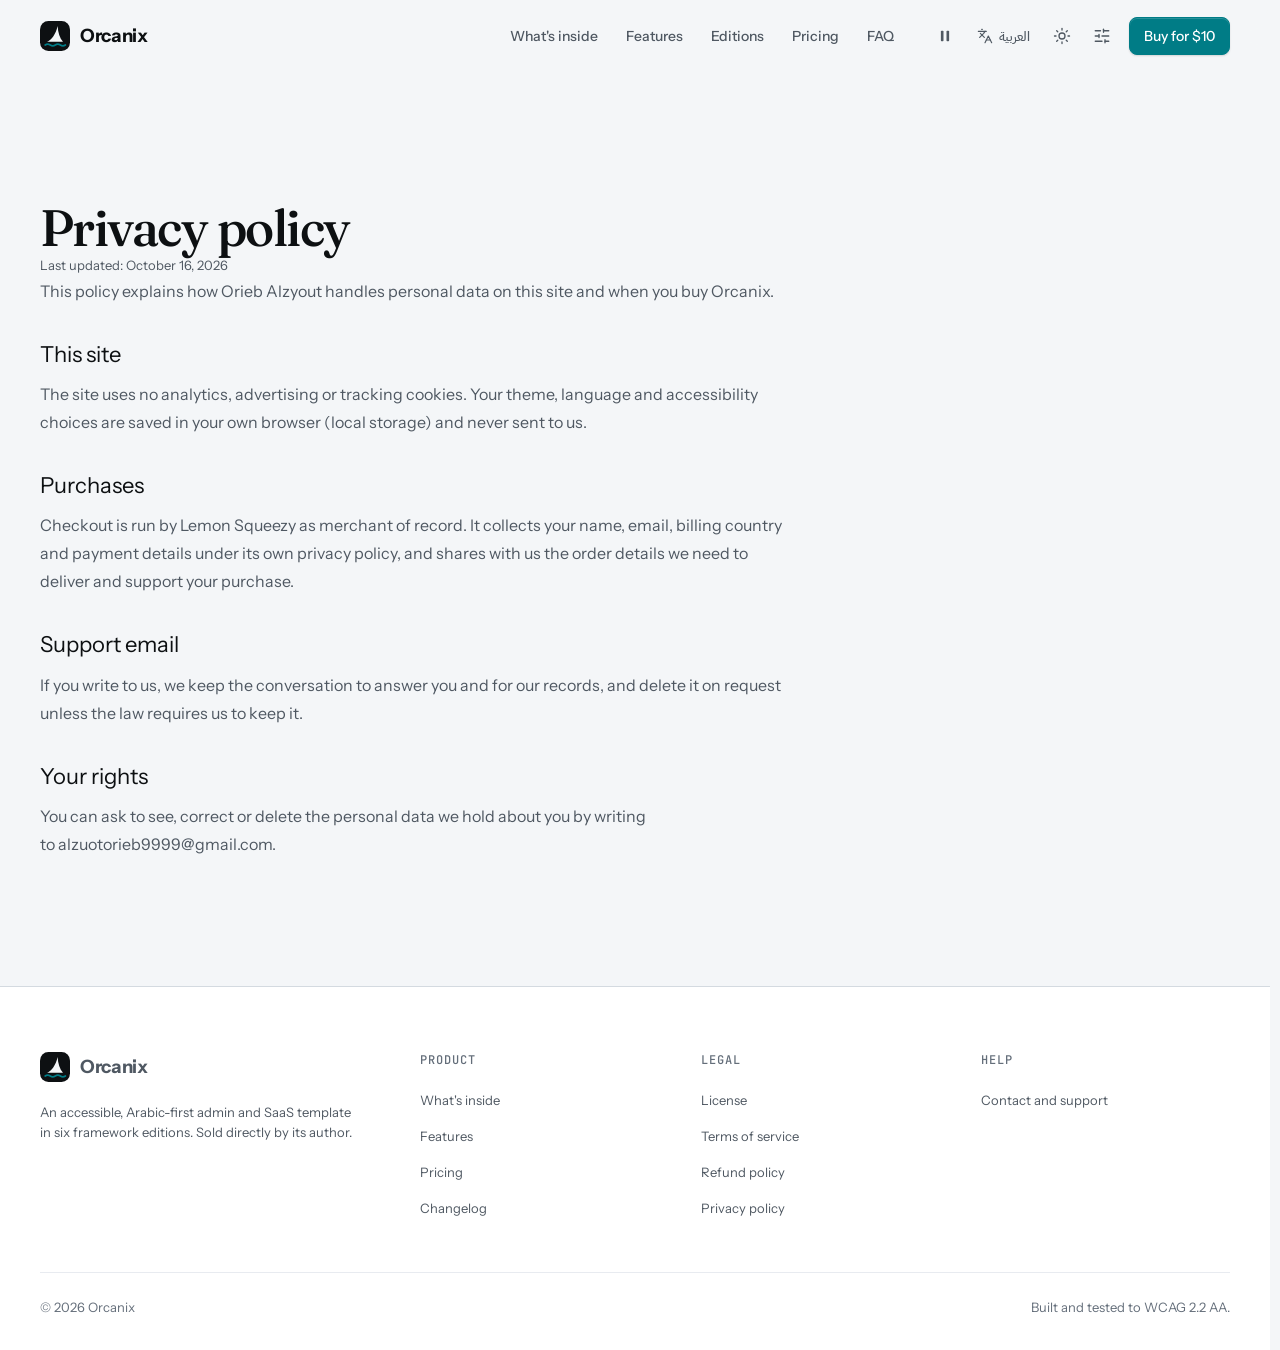
<file: privacy.html>
<!DOCTYPE html>
<html lang="en" dir="ltr" data-theme="light" data-accent="tide" data-density="default" data-shell="landing" data-title-key="lp.site.privacy.title">
<head>
  <meta charset="utf-8">
<meta name="viewport" content="width=device-width, initial-scale=1">
<title>Privacy policy · Orcanix</title>
<meta name="description" content="What data the Orcanix site and store collect, why, and your rights.">
<meta name="color-scheme" content="light dark">
<meta name="theme-color" content="#0d1012">
<link rel="icon" href="./favicon.svg" type="image/svg+xml">
<link rel="canonical" href="https://oriebalzyuot96.github.io/orcanix-site/privacy.html">
<meta property="og:type" content="website">
<meta property="og:site_name" content="Orcanix">
<meta property="og:title" content="Privacy policy · Orcanix">
<meta property="og:description" content="What data the Orcanix site and store collect, why, and your rights.">
<meta property="og:url" content="https://oriebalzyuot96.github.io/orcanix-site/privacy.html">
<meta property="og:image" content="https://oriebalzyuot96.github.io/orcanix-site/og.jpg">
<meta property="og:image:width" content="1200">
<meta property="og:image:height" content="630">
<meta property="og:locale" content="en_US">
<meta property="og:locale:alternate" content="ar_AR">
<meta name="twitter:card" content="summary_large_image">
<script>
  /* Orcanix: apply saved settings before first paint (customizer contract, ARCHITECTURE.md 4a): no flash of the
     wrong theme, accent, skin, contrast scheme, text size, motion or direction. Mirrors ts/core/settings.ts. */
  (function () {
    var d = document.documentElement, s = {}, ok = /^[a-z0-9.-]{1,16}$/, K = 'orcanix:settings';
    try { s = JSON.parse(localStorage.getItem(K) || '{}') || {}; } catch (e) { s = {}; }
    try {
      var q = new URLSearchParams(location.search), changed = false,
        keys = { mode: 'mode', accent: 'accent', layout: 'layout', density: 'density', dir: 'dir', lang: 'lang', numerals: 'numerals', skin: 'skin', contrast: 'a11yContrast', font: 'fontScale', motion: 'motion', sound: 'sound', loader: 'pageLoader' };
      for (var k in keys) { var v = q.get(k); if (v && ok.test(v)) { s[keys[k]] = k === 'font' ? Number(v) : v; changed = true; } }
      if (s.motion === undefined) { var lm = localStorage.getItem('orcanix:motion'); if (lm === 'on' || lm === 'off') s.motion = lm; }
      if (changed) localStorage.setItem(K, JSON.stringify(s));
    } catch (e) {}
    var pick = function (v, list, def) { return list.indexOf(v) >= 0 ? v : def; };
    var mm = function (m) { return window.matchMedia && matchMedia(m).matches; };
    var mode = pick(s.mode, ['light', 'dark', 'hc', 'system'], 'light');
    if (mode === 'system') mode = mm('(prefers-color-scheme: dark)') ? 'dark' : 'light';
    var lang = s.lang === 'ar' ? 'ar' : 'en', motion = pick(s.motion, ['on', 'off', 'auto'], 'auto');
    var accent = pick(s.accent, ['tide', 'glacier', 'krill', 'kelp', 'aurora', 'sonar', 'custom'], 'tide');
    d.setAttribute('data-theme', mode);
    d.setAttribute('data-accent', accent);
    d.setAttribute('data-skin', pick(s.skin, ['default', 'glass', 'soft', 'sharp', 'neo'], 'default'));
    d.setAttribute('data-density', pick(s.density, ['compact', 'default', 'comfortable'], 'default'));
    if (!d.hasAttribute('data-shell')) d.setAttribute('data-layout', pick(s.layout, ['vertical', 'mini', 'horizontal', 'two-column', 'boxed'], 'vertical'));
    d.setAttribute('data-a11y-contrast', pick(s.a11yContrast, ['none', 'yellow-black', 'black-yellow', 'gray'], 'none'));
    d.setAttribute('data-font-scale', String(pick(Number(s.fontScale), [0.875, 1, 1.125, 1.25, 1.5], 1)));
    d.setAttribute('data-motion', motion === 'auto' ? (mm('(prefers-reduced-motion: reduce)') ? 'off' : 'on') : motion);
    d.setAttribute('data-sound', s.sound === 'on' ? 'on' : 'off');
    d.setAttribute('data-page-loader', ok.test(s.pageLoader || '') ? s.pageLoader : 'sonar');
    d.lang = lang;
    d.dir = s.dir === 'rtl' || s.dir === 'ltr' ? s.dir : lang === 'ar' ? 'rtl' : 'ltr';
    if (accent === 'custom') {
      try {
        var c = JSON.parse(localStorage.getItem('orcanix:accent-custom') || 'null');
        if (c && c.hex === s.accentCustom && /^[-a-z0-9:#;]+$/.test(c.style)) d.setAttribute('style', c.style);
      } catch (e) {}
    }
  })();
</script>

<script>document.documentElement.classList.add('ox-lp-js');</script>

  <script type="module" crossorigin src="./assets/site-Du_Hz3Ig.js"></script>
  <link rel="stylesheet" crossorigin href="./assets/site-hUG1AyQA.css">
</head>
<body class="ox-lp ox-site">
<div class="ox-page-loader" data-ox-page-loader hidden><div class="ox-loader ox-loader--lg ox-loader--sonar" role="status"><span class="ox-loader__art" aria-hidden="true"><i></i><i></i><i></i><i></i></span><span class="ox-sr-only" data-i18n="lp.c.loading">Loading page…</span></div></div>
<script>
  /* Page loader (customizer: pageLoader). Appears only if the page takes longer than 300ms, leaves on load (2.5s max). */
  (function () {
    var el = document.currentScript.previousElementSibling, n = document.documentElement.getAttribute('data-page-loader');
    if (!n || n === 'none' || !/^[a-z]+$/.test(n)) { el.remove(); return; }
    el.firstElementChild.className = 'ox-loader ox-loader--lg ox-loader--' + n;
    var done = false, show = setTimeout(function () { if (!done) el.hidden = false; }, 300);
    var hide = function () {
      if (done) return; done = true; clearTimeout(show);
      if (el.hidden) { el.remove(); return; }
      el.setAttribute('data-leaving', ''); setTimeout(function () { el.remove(); }, 260);
    };
    addEventListener('load', hide); setTimeout(hide, 2500);
  })();
</script>

<a class="ox-skip-link" href="#main" data-i18n="lp.c.skip">Skip to content</a>
<header class="ox-lp-header ox-site-header">
  <div class="ox-lp-wrap ox-lp-header__inner">
    <a class="ox-lp-logo" href="./index.html">
      <svg class="ox-brand__mark" viewBox="0 0 32 32" aria-hidden="true" focusable="false"><rect class="ox-mark__bg" width="32" height="32" rx="9"/><path class="ox-mark__fin" d="M7.5 22.2c4.9-2.3 9-7.6 11.3-17 .4 7.4 2.3 12.6 5.7 17z"/><path class="ox-mark__wave" d="M5.5 25.6c1.8-1.2 3.6-1.2 5.4 0s3.6 1.2 5.4 0 3.6-1.2 5.4 0 3.6 1.2 5.4 0"/></svg>

      <span>Orcanix</span>
    </a>
    <nav class="ox-lp-nav" id="site-nav" aria-label="Primary" data-i18n-attr="aria-label:lp.c.primaryNav">
      <ul>
        <li><a href="./index.html#demo" data-i18n="lp.site.nav.demo">What's inside</a></li>
        <li><a href="./index.html#features" data-i18n="lp.site.nav.features">Features</a></li>
        <li><a href="./index.html#editions" data-i18n="lp.site.nav.editions">Editions</a></li>
        <li><a href="./index.html#pricing" data-i18n="lp.site.nav.pricing">Pricing</a></li>
        <li><a href="./index.html#faq" data-i18n="lp.c.faq">FAQ</a></li>
      </ul>
    </nav>
    <div class="ox-lp-header__end">
      <div class="ox-lp-controls">
        <button class="ox-btn ox-btn--ghost ox-btn--icon ox-lp-motion" type="button" data-action="motion-toggle" aria-pressed="true">
          <svg class="ox-icon ox-lp-motion__pause" viewBox="0 0 24 24" aria-hidden="true" focusable="false"><rect x="6.5" y="5" width="3.5" height="14" rx="1" fill="currentColor"/><rect x="14" y="5" width="3.5" height="14" rx="1" fill="currentColor"/></svg>
          <svg class="ox-icon ox-lp-motion__play" viewBox="0 0 24 24" aria-hidden="true" focusable="false"><path d="M8 5.5v13a1 1 0 0 0 1.5.86l10.2-6.5a1 1 0 0 0 0-1.72L9.5 4.64A1 1 0 0 0 8 5.5z" fill="currentColor"/></svg>
          <span class="ox-sr-only" data-i18n="lp.c.motion">Animations</span>
        </button>
        <button class="ox-btn ox-btn--ghost ox-btn--sm ox-lp-lang" type="button" data-action="lang-toggle">
          <svg class="ox-icon" aria-hidden="true" focusable="false"><use href="./icons/sprite.svg#i-languages"></use></svg><span data-lang-label lang="ar">العربية</span>
        </button>
        <div class="ox-dropdown" data-ox-menu>
  <button class="ox-btn ox-btn--ghost ox-btn--icon" type="button" aria-haspopup="menu" aria-expanded="false" aria-controls="menu-theme" data-menu-trigger>
    <svg class="ox-icon ox-theme-icon ox-theme-icon--light" aria-hidden="true" focusable="false"><use href="./icons/sprite.svg#i-sun"></use></svg>
    <svg class="ox-icon ox-theme-icon ox-theme-icon--dark" aria-hidden="true" focusable="false"><use href="./icons/sprite.svg#i-moon"></use></svg>
    <svg class="ox-icon ox-theme-icon ox-theme-icon--hc" aria-hidden="true" focusable="false"><use href="./icons/sprite.svg#i-contrast"></use></svg>
    <span class="ox-sr-only" data-i18n="header.theme">Theme</span>
  </button>
  <div class="ox-menu" id="menu-theme" role="menu" aria-label="Theme" data-i18n-attr="aria-label:header.theme" hidden>
    <button class="ox-menu__item" type="button" role="menuitemradio" aria-checked="false" data-set-mode="light"><svg class="ox-icon" aria-hidden="true" focusable="false"><use href="./icons/sprite.svg#i-sun"></use></svg><span data-i18n="theme.light">Light</span></button>
    <button class="ox-menu__item" type="button" role="menuitemradio" aria-checked="false" data-set-mode="dark"><svg class="ox-icon" aria-hidden="true" focusable="false"><use href="./icons/sprite.svg#i-moon"></use></svg><span data-i18n="theme.dark">Dark</span></button>
    <button class="ox-menu__item" type="button" role="menuitemradio" aria-checked="false" data-set-mode="hc"><svg class="ox-icon" aria-hidden="true" focusable="false"><use href="./icons/sprite.svg#i-contrast"></use></svg><span data-i18n="theme.hc">High contrast</span></button>
    <button class="ox-menu__item" type="button" role="menuitemradio" aria-checked="false" data-set-mode="system"><svg class="ox-icon" aria-hidden="true" focusable="false"><use href="./icons/sprite.svg#i-monitor"></use></svg><span data-i18n="theme.system">System</span></button>
  </div>
</div>

        <div class="ox-dropdown" data-ox-popover>
  <button class="ox-btn ox-btn--ghost ox-btn--icon" type="button" aria-expanded="false" aria-controls="site-appearance" data-popover-trigger>
    <svg class="ox-icon" aria-hidden="true" focusable="false"><use href="./icons/sprite.svg#i-sliders-horizontal"></use></svg><span class="ox-sr-only" data-i18n="lp.site.appearance">Appearance and accessibility</span>
  </button>
  <div class="ox-popover ox-popover--a11y ox-site-appearance" id="site-appearance" hidden>
    <div class="ox-popover__head">
      <h2 class="ox-popover__title" data-i18n="lp.site.appearance">Appearance and accessibility</h2>
    </div>
    <div class="ox-a11y-panel">
      <fieldset class="ox-fieldset">
        <legend data-i18n="cz.accent">Accent</legend>
        <div class="ox-choices" style="--cols: 3">
          <label class="ox-choice"><input type="radio" name="site-accent" value="tide" data-setting="accent"><span class="ox-choice__body"><span class="ox-choice__swatch" data-swatch="tide"></span><span data-i18n="accent.tide">Tide</span></span></label>
          <label class="ox-choice"><input type="radio" name="site-accent" value="glacier" data-setting="accent"><span class="ox-choice__body"><span class="ox-choice__swatch" data-swatch="glacier"></span><span data-i18n="accent.glacier">Glacier</span></span></label>
          <label class="ox-choice"><input type="radio" name="site-accent" value="krill" data-setting="accent"><span class="ox-choice__body"><span class="ox-choice__swatch" data-swatch="krill"></span><span data-i18n="accent.krill">Krill</span></span></label>
          <label class="ox-choice"><input type="radio" name="site-accent" value="kelp" data-setting="accent"><span class="ox-choice__body"><span class="ox-choice__swatch" data-swatch="kelp"></span><span data-i18n="accent.kelp">Kelp</span></span></label>
          <label class="ox-choice"><input type="radio" name="site-accent" value="aurora" data-setting="accent"><span class="ox-choice__body"><span class="ox-choice__swatch" data-swatch="aurora"></span><span data-i18n="accent.aurora">Aurora</span></span></label>
          <label class="ox-choice"><input type="radio" name="site-accent" value="sonar" data-setting="accent"><span class="ox-choice__body"><span class="ox-choice__swatch" data-swatch="sonar"></span><span data-i18n="accent.sonar">Sonar</span></span></label>
          <label class="ox-choice ox-choice--wide"><input type="radio" name="site-accent" value="custom" data-setting="accent"><span class="ox-choice__body"><span class="ox-choice__swatch ox-choice__swatch--custom" data-custom-swatch></span><span data-i18n="accent.custom">Custom</span></span></label>
        </div>
        <div class="ox-accent-custom" data-accent-custom hidden>
          <p class="ox-label ox-flush" data-i18n="cp.customTitle">Custom accent</p>
          <div class="ox-cp" data-ox-colorpicker>
            <div class="ox-cp__sv" role="slider" tabindex="0" aria-label="Saturation and brightness" data-i18n-attr="aria-label:cp.sv" aria-valuemin="0" aria-valuemax="100" aria-valuenow="50" aria-valuetext="Saturation 50%, brightness 50%" data-cp-sv><span class="ox-cp__thumb" data-cp-thumb></span></div>
            <label class="ox-sr-only" for="site-cp-hue" data-i18n="cp.hue">Hue</label>
            <input class="ox-cp__hue" id="site-cp-hue" type="range" min="0" max="359" step="1" value="190" data-cp-hue>
            <div class="ox-cp__row">
              <span class="ox-cp__preview" data-cp-preview></span>
              <div class="ox-field">
                <label class="ox-label" for="site-cp-hex" data-i18n="cp.hex">Hex color</label>
                <input class="ox-input ox-mono" id="site-cp-hex" type="text" dir="ltr" maxlength="7" spellcheck="false" autocomplete="off" aria-describedby="site-cp-hex-error" data-cp-hex>
              </div>
              <button class="ox-btn ox-btn--icon" type="button" data-cp-eyedropper hidden><svg class="ox-icon" aria-hidden="true" focusable="false"><use href="./icons/sprite.svg#i-pipette"></use></svg><span class="ox-sr-only" data-i18n="cp.eyedropper">Pick a color from the screen</span></button>
            </div>
            <p class="ox-error" id="site-cp-hex-error"></p>
            <p class="ox-label ox-flush" id="site-cp-presets" data-i18n="cp.presets">Suggested colors</p>
            <ul class="ox-cp__swatches" aria-labelledby="site-cp-presets" data-cp-swatches></ul>
            <p class="ox-label ox-flush" id="site-cp-report" data-i18n="cp.contrast">Contrast of text on the accent</p>
            <ul class="ox-cp__report" aria-labelledby="site-cp-report" data-cp-report></ul>
            <p class="ox-help ox-flush" data-cp-note></p>
          </div>
        </div>
      </fieldset>
      <fieldset class="ox-fieldset" aria-describedby="site-skin-help">
        <legend data-i18n="cz.skin">Skin</legend>
        <div class="ox-choices" style="--cols: 3">
          <label class="ox-choice"><input type="radio" name="site-skin" value="default" data-setting="skin"><span class="ox-choice__body"><span class="ox-skin-thumb ox-skin-thumb--default" aria-hidden="true"></span><span data-i18n="skin.default">Classic</span></span></label>
          <label class="ox-choice"><input type="radio" name="site-skin" value="glass" data-setting="skin"><span class="ox-choice__body"><span class="ox-skin-thumb ox-skin-thumb--glass" aria-hidden="true"></span><span data-i18n="skin.glass">Glass</span></span></label>
          <label class="ox-choice"><input type="radio" name="site-skin" value="soft" data-setting="skin"><span class="ox-choice__body"><span class="ox-skin-thumb ox-skin-thumb--soft" aria-hidden="true"></span><span data-i18n="skin.soft">Soft</span></span></label>
          <label class="ox-choice"><input type="radio" name="site-skin" value="sharp" data-setting="skin"><span class="ox-choice__body"><span class="ox-skin-thumb ox-skin-thumb--sharp" aria-hidden="true"></span><span data-i18n="skin.sharp">Sharp</span></span></label>
          <label class="ox-choice"><input type="radio" name="site-skin" value="neo" data-setting="skin"><span class="ox-choice__body"><span class="ox-skin-thumb ox-skin-thumb--neo" aria-hidden="true"></span><span data-i18n="skin.neo">Neo</span></span></label>
        </div>
        <p class="ox-help" id="site-skin-help" data-i18n="cz.skinHelp">Changes shape and material: corners, borders, shadows, depth and navigation.</p>
      </fieldset>
      <div class="ox-field">
        <label class="ox-label" for="site-loader" data-i18n="cz.loader">Page loader</label>
        <select class="ox-select" id="site-loader" data-setting="pageLoader" aria-describedby="site-loader-help">
          <option value="sonar" data-i18n="loader.sonar">Sonar</option>
          <option value="none" data-i18n="loader.none">None</option>
          <option value="spinner" data-i18n="loader.spinner">Spinner</option>
          <option value="orbit" data-i18n="loader.orbit">Orbit</option>
          <option value="pulse" data-i18n="loader.pulse">Pulse</option>
          <option value="bars" data-i18n="loader.bars">Bars</option>
          <option value="wave" data-i18n="loader.wave">Wave</option>
          <option value="ring" data-i18n="loader.ring">Rings</option>
          <option value="dots" data-i18n="loader.dots">Dots</option>
          <option value="morph" data-i18n="loader.morph">Morph</option>
          <option value="typing" data-i18n="loader.typing">Typing</option>
          <option value="shimmer" data-i18n="loader.shimmer">Shimmer</option>
          <option value="fin" data-i18n="loader.fin">Fin</option>
          <option value="progress" data-i18n="loader.progress">Progress line</option>
          <option value="flip" data-i18n="loader.flip">Flip</option>
        </select>
        <p class="ox-help" id="site-loader-help" data-i18n="cz.loaderHelp">Shown when a page takes longer than 300 ms to load.</p>
      </div>
      <section class="ox-cz-section" aria-labelledby="site-a11y-title">
        <h3 class="ox-cz-section__title" id="site-a11y-title" data-i18n="cz.a11y">Accessibility</h3>
        <fieldset class="ox-fieldset">
  <legend data-i18n="a11y.contrast">Contrast scheme</legend>
  <div class="ox-choices ox-schemes">
    <label class="ox-choice"><input type="radio" name="site-contrast" value="none" data-setting="a11yContrast"><span class="ox-choice__body ox-scheme__body"><span class="ox-scheme__sample ox-scheme__sample--none" aria-hidden="true">Aa</span><span data-i18n="a11y.none">Standard</span></span></label>
    <label class="ox-choice"><input type="radio" name="site-contrast" value="yellow-black" data-setting="a11yContrast"><span class="ox-choice__body ox-scheme__body"><span class="ox-scheme__sample ox-scheme__sample--yellow-black" aria-hidden="true">Aa</span><span data-i18n="a11y.yellowBlack">Yellow on black</span></span></label>
    <label class="ox-choice"><input type="radio" name="site-contrast" value="black-yellow" data-setting="a11yContrast"><span class="ox-choice__body ox-scheme__body"><span class="ox-scheme__sample ox-scheme__sample--black-yellow" aria-hidden="true">Aa</span><span data-i18n="a11y.blackYellow">Black on yellow</span></span></label>
    <label class="ox-choice"><input type="radio" name="site-contrast" value="gray" data-setting="a11yContrast"><span class="ox-choice__body ox-scheme__body"><span class="ox-scheme__sample ox-scheme__sample--gray" aria-hidden="true">Aa</span><span data-i18n="a11y.gray">Grayscale</span></span></label>
  </div>
</fieldset>
<div class="ox-field">
  <p class="ox-label ox-flush" id="site-ts-label" data-i18n="a11y.textSize">Text size</p>
  <div class="ox-textsize" role="group" aria-labelledby="site-ts-label">
    <button class="ox-btn ox-btn--sm" type="button" data-font-step="-1"><span aria-hidden="true">A−</span><span class="ox-sr-only" data-i18n="a11y.smaller">Smaller text</span></button>
    <output class="ox-textsize__value" data-font-value>100%</output>
    <button class="ox-btn ox-btn--sm" type="button" data-font-step="1"><span aria-hidden="true">A+</span><span class="ox-sr-only" data-i18n="a11y.larger">Larger text</span></button>
    <button class="ox-btn ox-btn--ghost ox-btn--sm" type="button" data-font-step="0" data-i18n="a11y.resetSize">Reset</button>
  </div>
</div>
<fieldset class="ox-fieldset" aria-describedby="site-motion-help">
  <legend data-i18n="a11y.motion">Animations</legend>
  <div class="ox-choices" style="--cols: 3">
    <label class="ox-choice"><input type="radio" name="site-motion" value="auto" data-setting="motion"><span class="ox-choice__body"><span data-i18n="motion.auto">System</span></span></label>
    <label class="ox-choice"><input type="radio" name="site-motion" value="on" data-setting="motion"><span class="ox-choice__body"><span data-i18n="motion.on">On</span></span></label>
    <label class="ox-choice"><input type="radio" name="site-motion" value="off" data-setting="motion"><span class="ox-choice__body"><span data-i18n="motion.off">Off</span></span></label>
  </div>
  <p class="ox-help" id="site-motion-help" data-i18n="a11y.motionHelp">Off stops transitions, loaders and 3D scenes. System follows your device's reduced-motion setting.</p>
</fieldset>
<div class="ox-cz-switch">
  <span class="ox-cz-switch__text"><label for="site-snd" data-i18n="a11y.sound">Interface sounds</label><small id="site-snd-help" data-i18n="a11y.soundHelp">Short sounds for clicks, dialogs and alerts, always alongside a visible change.</small></span>
  <span class="ox-switch"><input type="checkbox" role="switch" id="site-snd" data-setting="sound" aria-describedby="site-snd-help"></span>
</div>

      </section>
    </div>
  </div>
</div>

      </div>
      <a class="ox-btn ox-btn--primary ox-lp-header__cta" href="./index.html#pricing" data-ox-buy="standard"><span data-i18n="lp.site.buyShort">Buy for $10</span></a>
      <button class="ox-btn ox-btn--ghost ox-btn--icon ox-lp-navtoggle" type="button" aria-expanded="false" aria-controls="site-nav" data-ox-lp-navtoggle>
        <svg class="ox-icon" aria-hidden="true" focusable="false"><use href="./icons/sprite.svg#i-menu"></use></svg><span class="ox-sr-only" data-i18n="lp.c.menu">Menu</span>
      </button>
    </div>
  </div>
</header>

<main id="main" tabindex="-1">
  <section class="ox-lp-section">
    <div class="ox-lp-wrap">
      <article class="ox-site-legal">
        <h1 class="ox-lp-h2" data-i18n="lp.site.privacy.title">Privacy policy</h1>
        <p class="ox-site-legal__date" data-i18n="lp.site.updated">Last updated: October 16, 2026</p>
        <p data-i18n="lp.site.privacy.1">This policy explains how Orieb Alzyout handles personal data on this site and when you buy Orcanix.</p>
        <h2 data-i18n="lp.site.privacy.2">This site</h2>
        <p data-i18n="lp.site.privacy.3">The site uses no analytics, advertising or tracking cookies. Your theme, language and accessibility choices are saved in your own browser (local storage) and never sent to us.</p>
        <h2 data-i18n="lp.site.privacy.4">Purchases</h2>
        <p data-i18n="lp.site.privacy.5">Checkout is run by Lemon Squeezy as merchant of record. It collects your name, email, billing country and payment details under its own privacy policy, and shares with us the order details we need to deliver and support your purchase.</p>
        <h2 data-i18n="lp.site.privacy.6">Support email</h2>
        <p data-i18n="lp.site.privacy.7">If you write to us, we keep the conversation to answer you and for our records, and delete it on request unless the law requires us to keep it.</p>
        <h2 data-i18n="lp.site.privacy.8">Your rights</h2>
        <p data-i18n="lp.site.privacy.9">You can ask to see, correct or delete the personal data we hold about you by writing to alzuotorieb9999@gmail.com.</p>
      </article>
    </div>
  </section>
</main>
<footer class="ox-lp-footer">
  <div class="ox-lp-wrap">
    <div class="ox-lp-footer__grid">
      <div class="ox-lp-footer__about">
        <a class="ox-lp-logo" href="./index.html"><svg class="ox-brand__mark" viewBox="0 0 32 32" aria-hidden="true" focusable="false"><rect class="ox-mark__bg" width="32" height="32" rx="9"/><path class="ox-mark__fin" d="M7.5 22.2c4.9-2.3 9-7.6 11.3-17 .4 7.4 2.3 12.6 5.7 17z"/><path class="ox-mark__wave" d="M5.5 25.6c1.8-1.2 3.6-1.2 5.4 0s3.6 1.2 5.4 0 3.6-1.2 5.4 0 3.6 1.2 5.4 0"/></svg>
<span>Orcanix</span></a>
        <p data-i18n="lp.site.footAbout">An accessible, Arabic-first admin and SaaS template in six framework editions. Sold directly by its author.</p>
      </div>
      <nav aria-labelledby="site-f1"><h2 id="site-f1" data-i18n="lp.c.product">Product</h2><ul><li><a href="./index.html#demo" data-i18n="lp.site.nav.demo">What's inside</a></li><li><a href="./index.html#features" data-i18n="lp.site.nav.features">Features</a></li><li><a href="./index.html#pricing" data-i18n="lp.site.nav.pricing">Pricing</a></li><li><a href="./index.html#changelog" data-i18n="lp.site.nav.changelog">Changelog</a></li></ul></nav>
      <nav aria-labelledby="site-f2"><h2 id="site-f2" data-i18n="lp.site.legal">Legal</h2><ul><li><a href="./license.html" data-i18n="lp.site.nav.license">License</a></li><li><a href="./terms.html" data-i18n="lp.site.nav.terms">Terms of service</a></li><li><a href="./refund.html" data-i18n="lp.site.nav.refund">Refund policy</a></li><li><a href="./privacy.html" data-i18n="lp.site.nav.privacy">Privacy policy</a></li></ul></nav>
      <nav aria-labelledby="site-f3"><h2 id="site-f3" data-i18n="lp.site.help">Help</h2><ul><li><a href="./contact.html" data-i18n="lp.site.nav.contact">Contact and support</a></li></ul></nav>
    </div>
    <div class="ox-lp-footer__base"><span>© 2026 Orcanix</span><span data-i18n="lp.c.rights">Built and tested to WCAG 2.2 AA.</span></div>
  </div>
</footer>

</body>
</html>
</file>
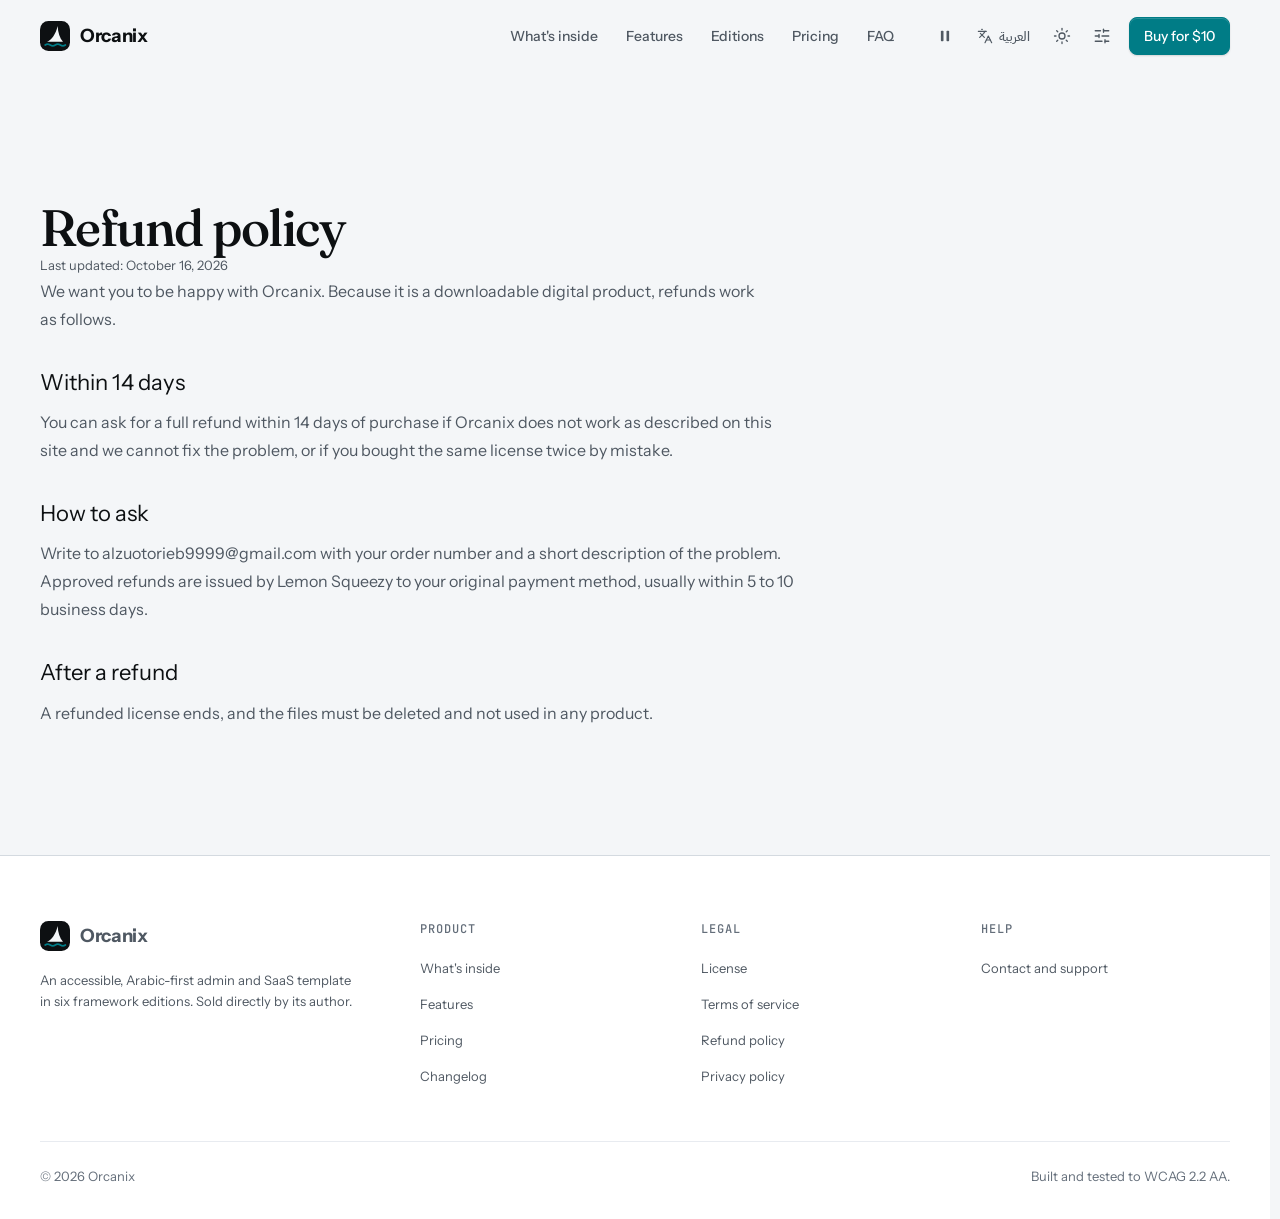
<file: refund.html>
<!DOCTYPE html>
<html lang="en" dir="ltr" data-theme="light" data-accent="tide" data-density="default" data-shell="landing" data-title-key="lp.site.refund.title">
<head>
  <meta charset="utf-8">
<meta name="viewport" content="width=device-width, initial-scale=1">
<title>Refund policy · Orcanix</title>
<meta name="description" content="When you can get your money back for Orcanix and how to ask.">
<meta name="color-scheme" content="light dark">
<meta name="theme-color" content="#0d1012">
<link rel="icon" href="./favicon.svg" type="image/svg+xml">
<link rel="canonical" href="https://oriebalzyuot96.github.io/orcanix-site/refund.html">
<meta property="og:type" content="website">
<meta property="og:site_name" content="Orcanix">
<meta property="og:title" content="Refund policy · Orcanix">
<meta property="og:description" content="When you can get your money back for Orcanix and how to ask.">
<meta property="og:url" content="https://oriebalzyuot96.github.io/orcanix-site/refund.html">
<meta property="og:image" content="https://oriebalzyuot96.github.io/orcanix-site/og.jpg">
<meta property="og:image:width" content="1200">
<meta property="og:image:height" content="630">
<meta property="og:locale" content="en_US">
<meta property="og:locale:alternate" content="ar_AR">
<meta name="twitter:card" content="summary_large_image">
<script>
  /* Orcanix: apply saved settings before first paint (customizer contract, ARCHITECTURE.md 4a): no flash of the
     wrong theme, accent, skin, contrast scheme, text size, motion or direction. Mirrors ts/core/settings.ts. */
  (function () {
    var d = document.documentElement, s = {}, ok = /^[a-z0-9.-]{1,16}$/, K = 'orcanix:settings';
    try { s = JSON.parse(localStorage.getItem(K) || '{}') || {}; } catch (e) { s = {}; }
    try {
      var q = new URLSearchParams(location.search), changed = false,
        keys = { mode: 'mode', accent: 'accent', layout: 'layout', density: 'density', dir: 'dir', lang: 'lang', numerals: 'numerals', skin: 'skin', contrast: 'a11yContrast', font: 'fontScale', motion: 'motion', sound: 'sound', loader: 'pageLoader' };
      for (var k in keys) { var v = q.get(k); if (v && ok.test(v)) { s[keys[k]] = k === 'font' ? Number(v) : v; changed = true; } }
      if (s.motion === undefined) { var lm = localStorage.getItem('orcanix:motion'); if (lm === 'on' || lm === 'off') s.motion = lm; }
      if (changed) localStorage.setItem(K, JSON.stringify(s));
    } catch (e) {}
    var pick = function (v, list, def) { return list.indexOf(v) >= 0 ? v : def; };
    var mm = function (m) { return window.matchMedia && matchMedia(m).matches; };
    var mode = pick(s.mode, ['light', 'dark', 'hc', 'system'], 'light');
    if (mode === 'system') mode = mm('(prefers-color-scheme: dark)') ? 'dark' : 'light';
    var lang = s.lang === 'ar' ? 'ar' : 'en', motion = pick(s.motion, ['on', 'off', 'auto'], 'auto');
    var accent = pick(s.accent, ['tide', 'glacier', 'krill', 'kelp', 'aurora', 'sonar', 'custom'], 'tide');
    d.setAttribute('data-theme', mode);
    d.setAttribute('data-accent', accent);
    d.setAttribute('data-skin', pick(s.skin, ['default', 'glass', 'soft', 'sharp', 'neo'], 'default'));
    d.setAttribute('data-density', pick(s.density, ['compact', 'default', 'comfortable'], 'default'));
    if (!d.hasAttribute('data-shell')) d.setAttribute('data-layout', pick(s.layout, ['vertical', 'mini', 'horizontal', 'two-column', 'boxed'], 'vertical'));
    d.setAttribute('data-a11y-contrast', pick(s.a11yContrast, ['none', 'yellow-black', 'black-yellow', 'gray'], 'none'));
    d.setAttribute('data-font-scale', String(pick(Number(s.fontScale), [0.875, 1, 1.125, 1.25, 1.5], 1)));
    d.setAttribute('data-motion', motion === 'auto' ? (mm('(prefers-reduced-motion: reduce)') ? 'off' : 'on') : motion);
    d.setAttribute('data-sound', s.sound === 'on' ? 'on' : 'off');
    d.setAttribute('data-page-loader', ok.test(s.pageLoader || '') ? s.pageLoader : 'sonar');
    d.lang = lang;
    d.dir = s.dir === 'rtl' || s.dir === 'ltr' ? s.dir : lang === 'ar' ? 'rtl' : 'ltr';
    if (accent === 'custom') {
      try {
        var c = JSON.parse(localStorage.getItem('orcanix:accent-custom') || 'null');
        if (c && c.hex === s.accentCustom && /^[-a-z0-9:#;]+$/.test(c.style)) d.setAttribute('style', c.style);
      } catch (e) {}
    }
  })();
</script>

<script>document.documentElement.classList.add('ox-lp-js');</script>

  <script type="module" crossorigin src="./assets/site-Du_Hz3Ig.js"></script>
  <link rel="stylesheet" crossorigin href="./assets/site-hUG1AyQA.css">
</head>
<body class="ox-lp ox-site">
<div class="ox-page-loader" data-ox-page-loader hidden><div class="ox-loader ox-loader--lg ox-loader--sonar" role="status"><span class="ox-loader__art" aria-hidden="true"><i></i><i></i><i></i><i></i></span><span class="ox-sr-only" data-i18n="lp.c.loading">Loading page…</span></div></div>
<script>
  /* Page loader (customizer: pageLoader). Appears only if the page takes longer than 300ms, leaves on load (2.5s max). */
  (function () {
    var el = document.currentScript.previousElementSibling, n = document.documentElement.getAttribute('data-page-loader');
    if (!n || n === 'none' || !/^[a-z]+$/.test(n)) { el.remove(); return; }
    el.firstElementChild.className = 'ox-loader ox-loader--lg ox-loader--' + n;
    var done = false, show = setTimeout(function () { if (!done) el.hidden = false; }, 300);
    var hide = function () {
      if (done) return; done = true; clearTimeout(show);
      if (el.hidden) { el.remove(); return; }
      el.setAttribute('data-leaving', ''); setTimeout(function () { el.remove(); }, 260);
    };
    addEventListener('load', hide); setTimeout(hide, 2500);
  })();
</script>

<a class="ox-skip-link" href="#main" data-i18n="lp.c.skip">Skip to content</a>
<header class="ox-lp-header ox-site-header">
  <div class="ox-lp-wrap ox-lp-header__inner">
    <a class="ox-lp-logo" href="./index.html">
      <svg class="ox-brand__mark" viewBox="0 0 32 32" aria-hidden="true" focusable="false"><rect class="ox-mark__bg" width="32" height="32" rx="9"/><path class="ox-mark__fin" d="M7.5 22.2c4.9-2.3 9-7.6 11.3-17 .4 7.4 2.3 12.6 5.7 17z"/><path class="ox-mark__wave" d="M5.5 25.6c1.8-1.2 3.6-1.2 5.4 0s3.6 1.2 5.4 0 3.6-1.2 5.4 0 3.6 1.2 5.4 0"/></svg>

      <span>Orcanix</span>
    </a>
    <nav class="ox-lp-nav" id="site-nav" aria-label="Primary" data-i18n-attr="aria-label:lp.c.primaryNav">
      <ul>
        <li><a href="./index.html#demo" data-i18n="lp.site.nav.demo">What's inside</a></li>
        <li><a href="./index.html#features" data-i18n="lp.site.nav.features">Features</a></li>
        <li><a href="./index.html#editions" data-i18n="lp.site.nav.editions">Editions</a></li>
        <li><a href="./index.html#pricing" data-i18n="lp.site.nav.pricing">Pricing</a></li>
        <li><a href="./index.html#faq" data-i18n="lp.c.faq">FAQ</a></li>
      </ul>
    </nav>
    <div class="ox-lp-header__end">
      <div class="ox-lp-controls">
        <button class="ox-btn ox-btn--ghost ox-btn--icon ox-lp-motion" type="button" data-action="motion-toggle" aria-pressed="true">
          <svg class="ox-icon ox-lp-motion__pause" viewBox="0 0 24 24" aria-hidden="true" focusable="false"><rect x="6.5" y="5" width="3.5" height="14" rx="1" fill="currentColor"/><rect x="14" y="5" width="3.5" height="14" rx="1" fill="currentColor"/></svg>
          <svg class="ox-icon ox-lp-motion__play" viewBox="0 0 24 24" aria-hidden="true" focusable="false"><path d="M8 5.5v13a1 1 0 0 0 1.5.86l10.2-6.5a1 1 0 0 0 0-1.72L9.5 4.64A1 1 0 0 0 8 5.5z" fill="currentColor"/></svg>
          <span class="ox-sr-only" data-i18n="lp.c.motion">Animations</span>
        </button>
        <button class="ox-btn ox-btn--ghost ox-btn--sm ox-lp-lang" type="button" data-action="lang-toggle">
          <svg class="ox-icon" aria-hidden="true" focusable="false"><use href="./icons/sprite.svg#i-languages"></use></svg><span data-lang-label lang="ar">العربية</span>
        </button>
        <div class="ox-dropdown" data-ox-menu>
  <button class="ox-btn ox-btn--ghost ox-btn--icon" type="button" aria-haspopup="menu" aria-expanded="false" aria-controls="menu-theme" data-menu-trigger>
    <svg class="ox-icon ox-theme-icon ox-theme-icon--light" aria-hidden="true" focusable="false"><use href="./icons/sprite.svg#i-sun"></use></svg>
    <svg class="ox-icon ox-theme-icon ox-theme-icon--dark" aria-hidden="true" focusable="false"><use href="./icons/sprite.svg#i-moon"></use></svg>
    <svg class="ox-icon ox-theme-icon ox-theme-icon--hc" aria-hidden="true" focusable="false"><use href="./icons/sprite.svg#i-contrast"></use></svg>
    <span class="ox-sr-only" data-i18n="header.theme">Theme</span>
  </button>
  <div class="ox-menu" id="menu-theme" role="menu" aria-label="Theme" data-i18n-attr="aria-label:header.theme" hidden>
    <button class="ox-menu__item" type="button" role="menuitemradio" aria-checked="false" data-set-mode="light"><svg class="ox-icon" aria-hidden="true" focusable="false"><use href="./icons/sprite.svg#i-sun"></use></svg><span data-i18n="theme.light">Light</span></button>
    <button class="ox-menu__item" type="button" role="menuitemradio" aria-checked="false" data-set-mode="dark"><svg class="ox-icon" aria-hidden="true" focusable="false"><use href="./icons/sprite.svg#i-moon"></use></svg><span data-i18n="theme.dark">Dark</span></button>
    <button class="ox-menu__item" type="button" role="menuitemradio" aria-checked="false" data-set-mode="hc"><svg class="ox-icon" aria-hidden="true" focusable="false"><use href="./icons/sprite.svg#i-contrast"></use></svg><span data-i18n="theme.hc">High contrast</span></button>
    <button class="ox-menu__item" type="button" role="menuitemradio" aria-checked="false" data-set-mode="system"><svg class="ox-icon" aria-hidden="true" focusable="false"><use href="./icons/sprite.svg#i-monitor"></use></svg><span data-i18n="theme.system">System</span></button>
  </div>
</div>

        <div class="ox-dropdown" data-ox-popover>
  <button class="ox-btn ox-btn--ghost ox-btn--icon" type="button" aria-expanded="false" aria-controls="site-appearance" data-popover-trigger>
    <svg class="ox-icon" aria-hidden="true" focusable="false"><use href="./icons/sprite.svg#i-sliders-horizontal"></use></svg><span class="ox-sr-only" data-i18n="lp.site.appearance">Appearance and accessibility</span>
  </button>
  <div class="ox-popover ox-popover--a11y ox-site-appearance" id="site-appearance" hidden>
    <div class="ox-popover__head">
      <h2 class="ox-popover__title" data-i18n="lp.site.appearance">Appearance and accessibility</h2>
    </div>
    <div class="ox-a11y-panel">
      <fieldset class="ox-fieldset">
        <legend data-i18n="cz.accent">Accent</legend>
        <div class="ox-choices" style="--cols: 3">
          <label class="ox-choice"><input type="radio" name="site-accent" value="tide" data-setting="accent"><span class="ox-choice__body"><span class="ox-choice__swatch" data-swatch="tide"></span><span data-i18n="accent.tide">Tide</span></span></label>
          <label class="ox-choice"><input type="radio" name="site-accent" value="glacier" data-setting="accent"><span class="ox-choice__body"><span class="ox-choice__swatch" data-swatch="glacier"></span><span data-i18n="accent.glacier">Glacier</span></span></label>
          <label class="ox-choice"><input type="radio" name="site-accent" value="krill" data-setting="accent"><span class="ox-choice__body"><span class="ox-choice__swatch" data-swatch="krill"></span><span data-i18n="accent.krill">Krill</span></span></label>
          <label class="ox-choice"><input type="radio" name="site-accent" value="kelp" data-setting="accent"><span class="ox-choice__body"><span class="ox-choice__swatch" data-swatch="kelp"></span><span data-i18n="accent.kelp">Kelp</span></span></label>
          <label class="ox-choice"><input type="radio" name="site-accent" value="aurora" data-setting="accent"><span class="ox-choice__body"><span class="ox-choice__swatch" data-swatch="aurora"></span><span data-i18n="accent.aurora">Aurora</span></span></label>
          <label class="ox-choice"><input type="radio" name="site-accent" value="sonar" data-setting="accent"><span class="ox-choice__body"><span class="ox-choice__swatch" data-swatch="sonar"></span><span data-i18n="accent.sonar">Sonar</span></span></label>
          <label class="ox-choice ox-choice--wide"><input type="radio" name="site-accent" value="custom" data-setting="accent"><span class="ox-choice__body"><span class="ox-choice__swatch ox-choice__swatch--custom" data-custom-swatch></span><span data-i18n="accent.custom">Custom</span></span></label>
        </div>
        <div class="ox-accent-custom" data-accent-custom hidden>
          <p class="ox-label ox-flush" data-i18n="cp.customTitle">Custom accent</p>
          <div class="ox-cp" data-ox-colorpicker>
            <div class="ox-cp__sv" role="slider" tabindex="0" aria-label="Saturation and brightness" data-i18n-attr="aria-label:cp.sv" aria-valuemin="0" aria-valuemax="100" aria-valuenow="50" aria-valuetext="Saturation 50%, brightness 50%" data-cp-sv><span class="ox-cp__thumb" data-cp-thumb></span></div>
            <label class="ox-sr-only" for="site-cp-hue" data-i18n="cp.hue">Hue</label>
            <input class="ox-cp__hue" id="site-cp-hue" type="range" min="0" max="359" step="1" value="190" data-cp-hue>
            <div class="ox-cp__row">
              <span class="ox-cp__preview" data-cp-preview></span>
              <div class="ox-field">
                <label class="ox-label" for="site-cp-hex" data-i18n="cp.hex">Hex color</label>
                <input class="ox-input ox-mono" id="site-cp-hex" type="text" dir="ltr" maxlength="7" spellcheck="false" autocomplete="off" aria-describedby="site-cp-hex-error" data-cp-hex>
              </div>
              <button class="ox-btn ox-btn--icon" type="button" data-cp-eyedropper hidden><svg class="ox-icon" aria-hidden="true" focusable="false"><use href="./icons/sprite.svg#i-pipette"></use></svg><span class="ox-sr-only" data-i18n="cp.eyedropper">Pick a color from the screen</span></button>
            </div>
            <p class="ox-error" id="site-cp-hex-error"></p>
            <p class="ox-label ox-flush" id="site-cp-presets" data-i18n="cp.presets">Suggested colors</p>
            <ul class="ox-cp__swatches" aria-labelledby="site-cp-presets" data-cp-swatches></ul>
            <p class="ox-label ox-flush" id="site-cp-report" data-i18n="cp.contrast">Contrast of text on the accent</p>
            <ul class="ox-cp__report" aria-labelledby="site-cp-report" data-cp-report></ul>
            <p class="ox-help ox-flush" data-cp-note></p>
          </div>
        </div>
      </fieldset>
      <fieldset class="ox-fieldset" aria-describedby="site-skin-help">
        <legend data-i18n="cz.skin">Skin</legend>
        <div class="ox-choices" style="--cols: 3">
          <label class="ox-choice"><input type="radio" name="site-skin" value="default" data-setting="skin"><span class="ox-choice__body"><span class="ox-skin-thumb ox-skin-thumb--default" aria-hidden="true"></span><span data-i18n="skin.default">Classic</span></span></label>
          <label class="ox-choice"><input type="radio" name="site-skin" value="glass" data-setting="skin"><span class="ox-choice__body"><span class="ox-skin-thumb ox-skin-thumb--glass" aria-hidden="true"></span><span data-i18n="skin.glass">Glass</span></span></label>
          <label class="ox-choice"><input type="radio" name="site-skin" value="soft" data-setting="skin"><span class="ox-choice__body"><span class="ox-skin-thumb ox-skin-thumb--soft" aria-hidden="true"></span><span data-i18n="skin.soft">Soft</span></span></label>
          <label class="ox-choice"><input type="radio" name="site-skin" value="sharp" data-setting="skin"><span class="ox-choice__body"><span class="ox-skin-thumb ox-skin-thumb--sharp" aria-hidden="true"></span><span data-i18n="skin.sharp">Sharp</span></span></label>
          <label class="ox-choice"><input type="radio" name="site-skin" value="neo" data-setting="skin"><span class="ox-choice__body"><span class="ox-skin-thumb ox-skin-thumb--neo" aria-hidden="true"></span><span data-i18n="skin.neo">Neo</span></span></label>
        </div>
        <p class="ox-help" id="site-skin-help" data-i18n="cz.skinHelp">Changes shape and material: corners, borders, shadows, depth and navigation.</p>
      </fieldset>
      <div class="ox-field">
        <label class="ox-label" for="site-loader" data-i18n="cz.loader">Page loader</label>
        <select class="ox-select" id="site-loader" data-setting="pageLoader" aria-describedby="site-loader-help">
          <option value="sonar" data-i18n="loader.sonar">Sonar</option>
          <option value="none" data-i18n="loader.none">None</option>
          <option value="spinner" data-i18n="loader.spinner">Spinner</option>
          <option value="orbit" data-i18n="loader.orbit">Orbit</option>
          <option value="pulse" data-i18n="loader.pulse">Pulse</option>
          <option value="bars" data-i18n="loader.bars">Bars</option>
          <option value="wave" data-i18n="loader.wave">Wave</option>
          <option value="ring" data-i18n="loader.ring">Rings</option>
          <option value="dots" data-i18n="loader.dots">Dots</option>
          <option value="morph" data-i18n="loader.morph">Morph</option>
          <option value="typing" data-i18n="loader.typing">Typing</option>
          <option value="shimmer" data-i18n="loader.shimmer">Shimmer</option>
          <option value="fin" data-i18n="loader.fin">Fin</option>
          <option value="progress" data-i18n="loader.progress">Progress line</option>
          <option value="flip" data-i18n="loader.flip">Flip</option>
        </select>
        <p class="ox-help" id="site-loader-help" data-i18n="cz.loaderHelp">Shown when a page takes longer than 300 ms to load.</p>
      </div>
      <section class="ox-cz-section" aria-labelledby="site-a11y-title">
        <h3 class="ox-cz-section__title" id="site-a11y-title" data-i18n="cz.a11y">Accessibility</h3>
        <fieldset class="ox-fieldset">
  <legend data-i18n="a11y.contrast">Contrast scheme</legend>
  <div class="ox-choices ox-schemes">
    <label class="ox-choice"><input type="radio" name="site-contrast" value="none" data-setting="a11yContrast"><span class="ox-choice__body ox-scheme__body"><span class="ox-scheme__sample ox-scheme__sample--none" aria-hidden="true">Aa</span><span data-i18n="a11y.none">Standard</span></span></label>
    <label class="ox-choice"><input type="radio" name="site-contrast" value="yellow-black" data-setting="a11yContrast"><span class="ox-choice__body ox-scheme__body"><span class="ox-scheme__sample ox-scheme__sample--yellow-black" aria-hidden="true">Aa</span><span data-i18n="a11y.yellowBlack">Yellow on black</span></span></label>
    <label class="ox-choice"><input type="radio" name="site-contrast" value="black-yellow" data-setting="a11yContrast"><span class="ox-choice__body ox-scheme__body"><span class="ox-scheme__sample ox-scheme__sample--black-yellow" aria-hidden="true">Aa</span><span data-i18n="a11y.blackYellow">Black on yellow</span></span></label>
    <label class="ox-choice"><input type="radio" name="site-contrast" value="gray" data-setting="a11yContrast"><span class="ox-choice__body ox-scheme__body"><span class="ox-scheme__sample ox-scheme__sample--gray" aria-hidden="true">Aa</span><span data-i18n="a11y.gray">Grayscale</span></span></label>
  </div>
</fieldset>
<div class="ox-field">
  <p class="ox-label ox-flush" id="site-ts-label" data-i18n="a11y.textSize">Text size</p>
  <div class="ox-textsize" role="group" aria-labelledby="site-ts-label">
    <button class="ox-btn ox-btn--sm" type="button" data-font-step="-1"><span aria-hidden="true">A−</span><span class="ox-sr-only" data-i18n="a11y.smaller">Smaller text</span></button>
    <output class="ox-textsize__value" data-font-value>100%</output>
    <button class="ox-btn ox-btn--sm" type="button" data-font-step="1"><span aria-hidden="true">A+</span><span class="ox-sr-only" data-i18n="a11y.larger">Larger text</span></button>
    <button class="ox-btn ox-btn--ghost ox-btn--sm" type="button" data-font-step="0" data-i18n="a11y.resetSize">Reset</button>
  </div>
</div>
<fieldset class="ox-fieldset" aria-describedby="site-motion-help">
  <legend data-i18n="a11y.motion">Animations</legend>
  <div class="ox-choices" style="--cols: 3">
    <label class="ox-choice"><input type="radio" name="site-motion" value="auto" data-setting="motion"><span class="ox-choice__body"><span data-i18n="motion.auto">System</span></span></label>
    <label class="ox-choice"><input type="radio" name="site-motion" value="on" data-setting="motion"><span class="ox-choice__body"><span data-i18n="motion.on">On</span></span></label>
    <label class="ox-choice"><input type="radio" name="site-motion" value="off" data-setting="motion"><span class="ox-choice__body"><span data-i18n="motion.off">Off</span></span></label>
  </div>
  <p class="ox-help" id="site-motion-help" data-i18n="a11y.motionHelp">Off stops transitions, loaders and 3D scenes. System follows your device's reduced-motion setting.</p>
</fieldset>
<div class="ox-cz-switch">
  <span class="ox-cz-switch__text"><label for="site-snd" data-i18n="a11y.sound">Interface sounds</label><small id="site-snd-help" data-i18n="a11y.soundHelp">Short sounds for clicks, dialogs and alerts, always alongside a visible change.</small></span>
  <span class="ox-switch"><input type="checkbox" role="switch" id="site-snd" data-setting="sound" aria-describedby="site-snd-help"></span>
</div>

      </section>
    </div>
  </div>
</div>

      </div>
      <a class="ox-btn ox-btn--primary ox-lp-header__cta" href="./index.html#pricing" data-ox-buy="standard"><span data-i18n="lp.site.buyShort">Buy for $10</span></a>
      <button class="ox-btn ox-btn--ghost ox-btn--icon ox-lp-navtoggle" type="button" aria-expanded="false" aria-controls="site-nav" data-ox-lp-navtoggle>
        <svg class="ox-icon" aria-hidden="true" focusable="false"><use href="./icons/sprite.svg#i-menu"></use></svg><span class="ox-sr-only" data-i18n="lp.c.menu">Menu</span>
      </button>
    </div>
  </div>
</header>

<main id="main" tabindex="-1">
  <section class="ox-lp-section">
    <div class="ox-lp-wrap">
      <article class="ox-site-legal">
        <h1 class="ox-lp-h2" data-i18n="lp.site.refund.title">Refund policy</h1>
        <p class="ox-site-legal__date" data-i18n="lp.site.updated">Last updated: October 16, 2026</p>
        <p data-i18n="lp.site.refund.1">We want you to be happy with Orcanix. Because it is a downloadable digital product, refunds work as follows.</p>
        <h2 data-i18n="lp.site.refund.2">Within 14 days</h2>
        <p data-i18n="lp.site.refund.3">You can ask for a full refund within 14 days of purchase if Orcanix does not work as described on this site and we cannot fix the problem, or if you bought the same license twice by mistake.</p>
        <h2 data-i18n="lp.site.refund.4">How to ask</h2>
        <p data-i18n="lp.site.refund.5">Write to alzuotorieb9999@gmail.com with your order number and a short description of the problem. Approved refunds are issued by Lemon Squeezy to your original payment method, usually within 5 to 10 business days.</p>
        <h2 data-i18n="lp.site.refund.6">After a refund</h2>
        <p data-i18n="lp.site.refund.7">A refunded license ends, and the files must be deleted and not used in any product.</p>
      </article>
    </div>
  </section>
</main>
<footer class="ox-lp-footer">
  <div class="ox-lp-wrap">
    <div class="ox-lp-footer__grid">
      <div class="ox-lp-footer__about">
        <a class="ox-lp-logo" href="./index.html"><svg class="ox-brand__mark" viewBox="0 0 32 32" aria-hidden="true" focusable="false"><rect class="ox-mark__bg" width="32" height="32" rx="9"/><path class="ox-mark__fin" d="M7.5 22.2c4.9-2.3 9-7.6 11.3-17 .4 7.4 2.3 12.6 5.7 17z"/><path class="ox-mark__wave" d="M5.5 25.6c1.8-1.2 3.6-1.2 5.4 0s3.6 1.2 5.4 0 3.6-1.2 5.4 0 3.6 1.2 5.4 0"/></svg>
<span>Orcanix</span></a>
        <p data-i18n="lp.site.footAbout">An accessible, Arabic-first admin and SaaS template in six framework editions. Sold directly by its author.</p>
      </div>
      <nav aria-labelledby="site-f1"><h2 id="site-f1" data-i18n="lp.c.product">Product</h2><ul><li><a href="./index.html#demo" data-i18n="lp.site.nav.demo">What's inside</a></li><li><a href="./index.html#features" data-i18n="lp.site.nav.features">Features</a></li><li><a href="./index.html#pricing" data-i18n="lp.site.nav.pricing">Pricing</a></li><li><a href="./index.html#changelog" data-i18n="lp.site.nav.changelog">Changelog</a></li></ul></nav>
      <nav aria-labelledby="site-f2"><h2 id="site-f2" data-i18n="lp.site.legal">Legal</h2><ul><li><a href="./license.html" data-i18n="lp.site.nav.license">License</a></li><li><a href="./terms.html" data-i18n="lp.site.nav.terms">Terms of service</a></li><li><a href="./refund.html" data-i18n="lp.site.nav.refund">Refund policy</a></li><li><a href="./privacy.html" data-i18n="lp.site.nav.privacy">Privacy policy</a></li></ul></nav>
      <nav aria-labelledby="site-f3"><h2 id="site-f3" data-i18n="lp.site.help">Help</h2><ul><li><a href="./contact.html" data-i18n="lp.site.nav.contact">Contact and support</a></li></ul></nav>
    </div>
    <div class="ox-lp-footer__base"><span>© 2026 Orcanix</span><span data-i18n="lp.c.rights">Built and tested to WCAG 2.2 AA.</span></div>
  </div>
</footer>

</body>
</html>
</file>
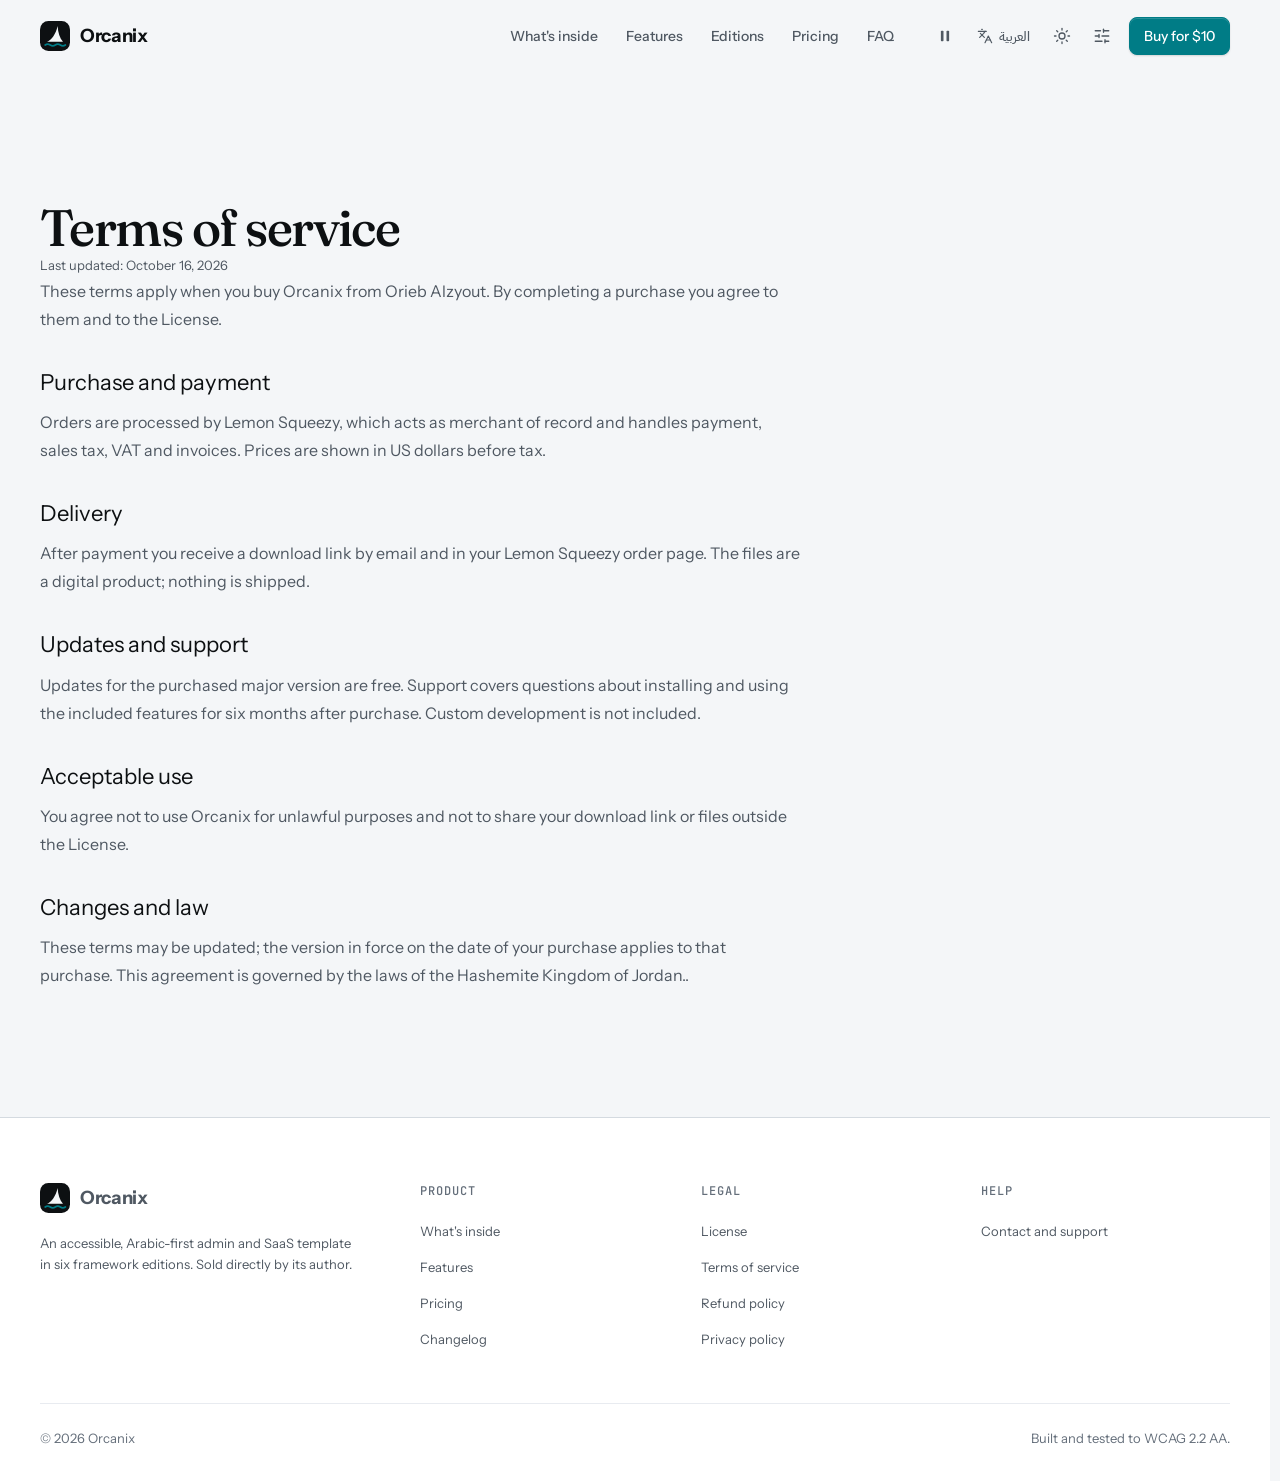
<file: terms.html>
<!DOCTYPE html>
<html lang="en" dir="ltr" data-theme="light" data-accent="tide" data-density="default" data-shell="landing" data-title-key="lp.site.terms.title">
<head>
  <meta charset="utf-8">
<meta name="viewport" content="width=device-width, initial-scale=1">
<title>Terms of service · Orcanix</title>
<meta name="description" content="Terms for buying and downloading Orcanix from its author through Lemon Squeezy.">
<meta name="color-scheme" content="light dark">
<meta name="theme-color" content="#0d1012">
<link rel="icon" href="./favicon.svg" type="image/svg+xml">
<link rel="canonical" href="https://oriebalzyuot96.github.io/orcanix-site/terms.html">
<meta property="og:type" content="website">
<meta property="og:site_name" content="Orcanix">
<meta property="og:title" content="Terms of service · Orcanix">
<meta property="og:description" content="Terms for buying and downloading Orcanix from its author through Lemon Squeezy.">
<meta property="og:url" content="https://oriebalzyuot96.github.io/orcanix-site/terms.html">
<meta property="og:image" content="https://oriebalzyuot96.github.io/orcanix-site/og.jpg">
<meta property="og:image:width" content="1200">
<meta property="og:image:height" content="630">
<meta property="og:locale" content="en_US">
<meta property="og:locale:alternate" content="ar_AR">
<meta name="twitter:card" content="summary_large_image">
<script>
  /* Orcanix: apply saved settings before first paint (customizer contract, ARCHITECTURE.md 4a): no flash of the
     wrong theme, accent, skin, contrast scheme, text size, motion or direction. Mirrors ts/core/settings.ts. */
  (function () {
    var d = document.documentElement, s = {}, ok = /^[a-z0-9.-]{1,16}$/, K = 'orcanix:settings';
    try { s = JSON.parse(localStorage.getItem(K) || '{}') || {}; } catch (e) { s = {}; }
    try {
      var q = new URLSearchParams(location.search), changed = false,
        keys = { mode: 'mode', accent: 'accent', layout: 'layout', density: 'density', dir: 'dir', lang: 'lang', numerals: 'numerals', skin: 'skin', contrast: 'a11yContrast', font: 'fontScale', motion: 'motion', sound: 'sound', loader: 'pageLoader' };
      for (var k in keys) { var v = q.get(k); if (v && ok.test(v)) { s[keys[k]] = k === 'font' ? Number(v) : v; changed = true; } }
      if (s.motion === undefined) { var lm = localStorage.getItem('orcanix:motion'); if (lm === 'on' || lm === 'off') s.motion = lm; }
      if (changed) localStorage.setItem(K, JSON.stringify(s));
    } catch (e) {}
    var pick = function (v, list, def) { return list.indexOf(v) >= 0 ? v : def; };
    var mm = function (m) { return window.matchMedia && matchMedia(m).matches; };
    var mode = pick(s.mode, ['light', 'dark', 'hc', 'system'], 'light');
    if (mode === 'system') mode = mm('(prefers-color-scheme: dark)') ? 'dark' : 'light';
    var lang = s.lang === 'ar' ? 'ar' : 'en', motion = pick(s.motion, ['on', 'off', 'auto'], 'auto');
    var accent = pick(s.accent, ['tide', 'glacier', 'krill', 'kelp', 'aurora', 'sonar', 'custom'], 'tide');
    d.setAttribute('data-theme', mode);
    d.setAttribute('data-accent', accent);
    d.setAttribute('data-skin', pick(s.skin, ['default', 'glass', 'soft', 'sharp', 'neo'], 'default'));
    d.setAttribute('data-density', pick(s.density, ['compact', 'default', 'comfortable'], 'default'));
    if (!d.hasAttribute('data-shell')) d.setAttribute('data-layout', pick(s.layout, ['vertical', 'mini', 'horizontal', 'two-column', 'boxed'], 'vertical'));
    d.setAttribute('data-a11y-contrast', pick(s.a11yContrast, ['none', 'yellow-black', 'black-yellow', 'gray'], 'none'));
    d.setAttribute('data-font-scale', String(pick(Number(s.fontScale), [0.875, 1, 1.125, 1.25, 1.5], 1)));
    d.setAttribute('data-motion', motion === 'auto' ? (mm('(prefers-reduced-motion: reduce)') ? 'off' : 'on') : motion);
    d.setAttribute('data-sound', s.sound === 'on' ? 'on' : 'off');
    d.setAttribute('data-page-loader', ok.test(s.pageLoader || '') ? s.pageLoader : 'sonar');
    d.lang = lang;
    d.dir = s.dir === 'rtl' || s.dir === 'ltr' ? s.dir : lang === 'ar' ? 'rtl' : 'ltr';
    if (accent === 'custom') {
      try {
        var c = JSON.parse(localStorage.getItem('orcanix:accent-custom') || 'null');
        if (c && c.hex === s.accentCustom && /^[-a-z0-9:#;]+$/.test(c.style)) d.setAttribute('style', c.style);
      } catch (e) {}
    }
  })();
</script>

<script>document.documentElement.classList.add('ox-lp-js');</script>

  <script type="module" crossorigin src="./assets/site-Du_Hz3Ig.js"></script>
  <link rel="stylesheet" crossorigin href="./assets/site-hUG1AyQA.css">
</head>
<body class="ox-lp ox-site">
<div class="ox-page-loader" data-ox-page-loader hidden><div class="ox-loader ox-loader--lg ox-loader--sonar" role="status"><span class="ox-loader__art" aria-hidden="true"><i></i><i></i><i></i><i></i></span><span class="ox-sr-only" data-i18n="lp.c.loading">Loading page…</span></div></div>
<script>
  /* Page loader (customizer: pageLoader). Appears only if the page takes longer than 300ms, leaves on load (2.5s max). */
  (function () {
    var el = document.currentScript.previousElementSibling, n = document.documentElement.getAttribute('data-page-loader');
    if (!n || n === 'none' || !/^[a-z]+$/.test(n)) { el.remove(); return; }
    el.firstElementChild.className = 'ox-loader ox-loader--lg ox-loader--' + n;
    var done = false, show = setTimeout(function () { if (!done) el.hidden = false; }, 300);
    var hide = function () {
      if (done) return; done = true; clearTimeout(show);
      if (el.hidden) { el.remove(); return; }
      el.setAttribute('data-leaving', ''); setTimeout(function () { el.remove(); }, 260);
    };
    addEventListener('load', hide); setTimeout(hide, 2500);
  })();
</script>

<a class="ox-skip-link" href="#main" data-i18n="lp.c.skip">Skip to content</a>
<header class="ox-lp-header ox-site-header">
  <div class="ox-lp-wrap ox-lp-header__inner">
    <a class="ox-lp-logo" href="./index.html">
      <svg class="ox-brand__mark" viewBox="0 0 32 32" aria-hidden="true" focusable="false"><rect class="ox-mark__bg" width="32" height="32" rx="9"/><path class="ox-mark__fin" d="M7.5 22.2c4.9-2.3 9-7.6 11.3-17 .4 7.4 2.3 12.6 5.7 17z"/><path class="ox-mark__wave" d="M5.5 25.6c1.8-1.2 3.6-1.2 5.4 0s3.6 1.2 5.4 0 3.6-1.2 5.4 0 3.6 1.2 5.4 0"/></svg>

      <span>Orcanix</span>
    </a>
    <nav class="ox-lp-nav" id="site-nav" aria-label="Primary" data-i18n-attr="aria-label:lp.c.primaryNav">
      <ul>
        <li><a href="./index.html#demo" data-i18n="lp.site.nav.demo">What's inside</a></li>
        <li><a href="./index.html#features" data-i18n="lp.site.nav.features">Features</a></li>
        <li><a href="./index.html#editions" data-i18n="lp.site.nav.editions">Editions</a></li>
        <li><a href="./index.html#pricing" data-i18n="lp.site.nav.pricing">Pricing</a></li>
        <li><a href="./index.html#faq" data-i18n="lp.c.faq">FAQ</a></li>
      </ul>
    </nav>
    <div class="ox-lp-header__end">
      <div class="ox-lp-controls">
        <button class="ox-btn ox-btn--ghost ox-btn--icon ox-lp-motion" type="button" data-action="motion-toggle" aria-pressed="true">
          <svg class="ox-icon ox-lp-motion__pause" viewBox="0 0 24 24" aria-hidden="true" focusable="false"><rect x="6.5" y="5" width="3.5" height="14" rx="1" fill="currentColor"/><rect x="14" y="5" width="3.5" height="14" rx="1" fill="currentColor"/></svg>
          <svg class="ox-icon ox-lp-motion__play" viewBox="0 0 24 24" aria-hidden="true" focusable="false"><path d="M8 5.5v13a1 1 0 0 0 1.5.86l10.2-6.5a1 1 0 0 0 0-1.72L9.5 4.64A1 1 0 0 0 8 5.5z" fill="currentColor"/></svg>
          <span class="ox-sr-only" data-i18n="lp.c.motion">Animations</span>
        </button>
        <button class="ox-btn ox-btn--ghost ox-btn--sm ox-lp-lang" type="button" data-action="lang-toggle">
          <svg class="ox-icon" aria-hidden="true" focusable="false"><use href="./icons/sprite.svg#i-languages"></use></svg><span data-lang-label lang="ar">العربية</span>
        </button>
        <div class="ox-dropdown" data-ox-menu>
  <button class="ox-btn ox-btn--ghost ox-btn--icon" type="button" aria-haspopup="menu" aria-expanded="false" aria-controls="menu-theme" data-menu-trigger>
    <svg class="ox-icon ox-theme-icon ox-theme-icon--light" aria-hidden="true" focusable="false"><use href="./icons/sprite.svg#i-sun"></use></svg>
    <svg class="ox-icon ox-theme-icon ox-theme-icon--dark" aria-hidden="true" focusable="false"><use href="./icons/sprite.svg#i-moon"></use></svg>
    <svg class="ox-icon ox-theme-icon ox-theme-icon--hc" aria-hidden="true" focusable="false"><use href="./icons/sprite.svg#i-contrast"></use></svg>
    <span class="ox-sr-only" data-i18n="header.theme">Theme</span>
  </button>
  <div class="ox-menu" id="menu-theme" role="menu" aria-label="Theme" data-i18n-attr="aria-label:header.theme" hidden>
    <button class="ox-menu__item" type="button" role="menuitemradio" aria-checked="false" data-set-mode="light"><svg class="ox-icon" aria-hidden="true" focusable="false"><use href="./icons/sprite.svg#i-sun"></use></svg><span data-i18n="theme.light">Light</span></button>
    <button class="ox-menu__item" type="button" role="menuitemradio" aria-checked="false" data-set-mode="dark"><svg class="ox-icon" aria-hidden="true" focusable="false"><use href="./icons/sprite.svg#i-moon"></use></svg><span data-i18n="theme.dark">Dark</span></button>
    <button class="ox-menu__item" type="button" role="menuitemradio" aria-checked="false" data-set-mode="hc"><svg class="ox-icon" aria-hidden="true" focusable="false"><use href="./icons/sprite.svg#i-contrast"></use></svg><span data-i18n="theme.hc">High contrast</span></button>
    <button class="ox-menu__item" type="button" role="menuitemradio" aria-checked="false" data-set-mode="system"><svg class="ox-icon" aria-hidden="true" focusable="false"><use href="./icons/sprite.svg#i-monitor"></use></svg><span data-i18n="theme.system">System</span></button>
  </div>
</div>

        <div class="ox-dropdown" data-ox-popover>
  <button class="ox-btn ox-btn--ghost ox-btn--icon" type="button" aria-expanded="false" aria-controls="site-appearance" data-popover-trigger>
    <svg class="ox-icon" aria-hidden="true" focusable="false"><use href="./icons/sprite.svg#i-sliders-horizontal"></use></svg><span class="ox-sr-only" data-i18n="lp.site.appearance">Appearance and accessibility</span>
  </button>
  <div class="ox-popover ox-popover--a11y ox-site-appearance" id="site-appearance" hidden>
    <div class="ox-popover__head">
      <h2 class="ox-popover__title" data-i18n="lp.site.appearance">Appearance and accessibility</h2>
    </div>
    <div class="ox-a11y-panel">
      <fieldset class="ox-fieldset">
        <legend data-i18n="cz.accent">Accent</legend>
        <div class="ox-choices" style="--cols: 3">
          <label class="ox-choice"><input type="radio" name="site-accent" value="tide" data-setting="accent"><span class="ox-choice__body"><span class="ox-choice__swatch" data-swatch="tide"></span><span data-i18n="accent.tide">Tide</span></span></label>
          <label class="ox-choice"><input type="radio" name="site-accent" value="glacier" data-setting="accent"><span class="ox-choice__body"><span class="ox-choice__swatch" data-swatch="glacier"></span><span data-i18n="accent.glacier">Glacier</span></span></label>
          <label class="ox-choice"><input type="radio" name="site-accent" value="krill" data-setting="accent"><span class="ox-choice__body"><span class="ox-choice__swatch" data-swatch="krill"></span><span data-i18n="accent.krill">Krill</span></span></label>
          <label class="ox-choice"><input type="radio" name="site-accent" value="kelp" data-setting="accent"><span class="ox-choice__body"><span class="ox-choice__swatch" data-swatch="kelp"></span><span data-i18n="accent.kelp">Kelp</span></span></label>
          <label class="ox-choice"><input type="radio" name="site-accent" value="aurora" data-setting="accent"><span class="ox-choice__body"><span class="ox-choice__swatch" data-swatch="aurora"></span><span data-i18n="accent.aurora">Aurora</span></span></label>
          <label class="ox-choice"><input type="radio" name="site-accent" value="sonar" data-setting="accent"><span class="ox-choice__body"><span class="ox-choice__swatch" data-swatch="sonar"></span><span data-i18n="accent.sonar">Sonar</span></span></label>
          <label class="ox-choice ox-choice--wide"><input type="radio" name="site-accent" value="custom" data-setting="accent"><span class="ox-choice__body"><span class="ox-choice__swatch ox-choice__swatch--custom" data-custom-swatch></span><span data-i18n="accent.custom">Custom</span></span></label>
        </div>
        <div class="ox-accent-custom" data-accent-custom hidden>
          <p class="ox-label ox-flush" data-i18n="cp.customTitle">Custom accent</p>
          <div class="ox-cp" data-ox-colorpicker>
            <div class="ox-cp__sv" role="slider" tabindex="0" aria-label="Saturation and brightness" data-i18n-attr="aria-label:cp.sv" aria-valuemin="0" aria-valuemax="100" aria-valuenow="50" aria-valuetext="Saturation 50%, brightness 50%" data-cp-sv><span class="ox-cp__thumb" data-cp-thumb></span></div>
            <label class="ox-sr-only" for="site-cp-hue" data-i18n="cp.hue">Hue</label>
            <input class="ox-cp__hue" id="site-cp-hue" type="range" min="0" max="359" step="1" value="190" data-cp-hue>
            <div class="ox-cp__row">
              <span class="ox-cp__preview" data-cp-preview></span>
              <div class="ox-field">
                <label class="ox-label" for="site-cp-hex" data-i18n="cp.hex">Hex color</label>
                <input class="ox-input ox-mono" id="site-cp-hex" type="text" dir="ltr" maxlength="7" spellcheck="false" autocomplete="off" aria-describedby="site-cp-hex-error" data-cp-hex>
              </div>
              <button class="ox-btn ox-btn--icon" type="button" data-cp-eyedropper hidden><svg class="ox-icon" aria-hidden="true" focusable="false"><use href="./icons/sprite.svg#i-pipette"></use></svg><span class="ox-sr-only" data-i18n="cp.eyedropper">Pick a color from the screen</span></button>
            </div>
            <p class="ox-error" id="site-cp-hex-error"></p>
            <p class="ox-label ox-flush" id="site-cp-presets" data-i18n="cp.presets">Suggested colors</p>
            <ul class="ox-cp__swatches" aria-labelledby="site-cp-presets" data-cp-swatches></ul>
            <p class="ox-label ox-flush" id="site-cp-report" data-i18n="cp.contrast">Contrast of text on the accent</p>
            <ul class="ox-cp__report" aria-labelledby="site-cp-report" data-cp-report></ul>
            <p class="ox-help ox-flush" data-cp-note></p>
          </div>
        </div>
      </fieldset>
      <fieldset class="ox-fieldset" aria-describedby="site-skin-help">
        <legend data-i18n="cz.skin">Skin</legend>
        <div class="ox-choices" style="--cols: 3">
          <label class="ox-choice"><input type="radio" name="site-skin" value="default" data-setting="skin"><span class="ox-choice__body"><span class="ox-skin-thumb ox-skin-thumb--default" aria-hidden="true"></span><span data-i18n="skin.default">Classic</span></span></label>
          <label class="ox-choice"><input type="radio" name="site-skin" value="glass" data-setting="skin"><span class="ox-choice__body"><span class="ox-skin-thumb ox-skin-thumb--glass" aria-hidden="true"></span><span data-i18n="skin.glass">Glass</span></span></label>
          <label class="ox-choice"><input type="radio" name="site-skin" value="soft" data-setting="skin"><span class="ox-choice__body"><span class="ox-skin-thumb ox-skin-thumb--soft" aria-hidden="true"></span><span data-i18n="skin.soft">Soft</span></span></label>
          <label class="ox-choice"><input type="radio" name="site-skin" value="sharp" data-setting="skin"><span class="ox-choice__body"><span class="ox-skin-thumb ox-skin-thumb--sharp" aria-hidden="true"></span><span data-i18n="skin.sharp">Sharp</span></span></label>
          <label class="ox-choice"><input type="radio" name="site-skin" value="neo" data-setting="skin"><span class="ox-choice__body"><span class="ox-skin-thumb ox-skin-thumb--neo" aria-hidden="true"></span><span data-i18n="skin.neo">Neo</span></span></label>
        </div>
        <p class="ox-help" id="site-skin-help" data-i18n="cz.skinHelp">Changes shape and material: corners, borders, shadows, depth and navigation.</p>
      </fieldset>
      <div class="ox-field">
        <label class="ox-label" for="site-loader" data-i18n="cz.loader">Page loader</label>
        <select class="ox-select" id="site-loader" data-setting="pageLoader" aria-describedby="site-loader-help">
          <option value="sonar" data-i18n="loader.sonar">Sonar</option>
          <option value="none" data-i18n="loader.none">None</option>
          <option value="spinner" data-i18n="loader.spinner">Spinner</option>
          <option value="orbit" data-i18n="loader.orbit">Orbit</option>
          <option value="pulse" data-i18n="loader.pulse">Pulse</option>
          <option value="bars" data-i18n="loader.bars">Bars</option>
          <option value="wave" data-i18n="loader.wave">Wave</option>
          <option value="ring" data-i18n="loader.ring">Rings</option>
          <option value="dots" data-i18n="loader.dots">Dots</option>
          <option value="morph" data-i18n="loader.morph">Morph</option>
          <option value="typing" data-i18n="loader.typing">Typing</option>
          <option value="shimmer" data-i18n="loader.shimmer">Shimmer</option>
          <option value="fin" data-i18n="loader.fin">Fin</option>
          <option value="progress" data-i18n="loader.progress">Progress line</option>
          <option value="flip" data-i18n="loader.flip">Flip</option>
        </select>
        <p class="ox-help" id="site-loader-help" data-i18n="cz.loaderHelp">Shown when a page takes longer than 300 ms to load.</p>
      </div>
      <section class="ox-cz-section" aria-labelledby="site-a11y-title">
        <h3 class="ox-cz-section__title" id="site-a11y-title" data-i18n="cz.a11y">Accessibility</h3>
        <fieldset class="ox-fieldset">
  <legend data-i18n="a11y.contrast">Contrast scheme</legend>
  <div class="ox-choices ox-schemes">
    <label class="ox-choice"><input type="radio" name="site-contrast" value="none" data-setting="a11yContrast"><span class="ox-choice__body ox-scheme__body"><span class="ox-scheme__sample ox-scheme__sample--none" aria-hidden="true">Aa</span><span data-i18n="a11y.none">Standard</span></span></label>
    <label class="ox-choice"><input type="radio" name="site-contrast" value="yellow-black" data-setting="a11yContrast"><span class="ox-choice__body ox-scheme__body"><span class="ox-scheme__sample ox-scheme__sample--yellow-black" aria-hidden="true">Aa</span><span data-i18n="a11y.yellowBlack">Yellow on black</span></span></label>
    <label class="ox-choice"><input type="radio" name="site-contrast" value="black-yellow" data-setting="a11yContrast"><span class="ox-choice__body ox-scheme__body"><span class="ox-scheme__sample ox-scheme__sample--black-yellow" aria-hidden="true">Aa</span><span data-i18n="a11y.blackYellow">Black on yellow</span></span></label>
    <label class="ox-choice"><input type="radio" name="site-contrast" value="gray" data-setting="a11yContrast"><span class="ox-choice__body ox-scheme__body"><span class="ox-scheme__sample ox-scheme__sample--gray" aria-hidden="true">Aa</span><span data-i18n="a11y.gray">Grayscale</span></span></label>
  </div>
</fieldset>
<div class="ox-field">
  <p class="ox-label ox-flush" id="site-ts-label" data-i18n="a11y.textSize">Text size</p>
  <div class="ox-textsize" role="group" aria-labelledby="site-ts-label">
    <button class="ox-btn ox-btn--sm" type="button" data-font-step="-1"><span aria-hidden="true">A−</span><span class="ox-sr-only" data-i18n="a11y.smaller">Smaller text</span></button>
    <output class="ox-textsize__value" data-font-value>100%</output>
    <button class="ox-btn ox-btn--sm" type="button" data-font-step="1"><span aria-hidden="true">A+</span><span class="ox-sr-only" data-i18n="a11y.larger">Larger text</span></button>
    <button class="ox-btn ox-btn--ghost ox-btn--sm" type="button" data-font-step="0" data-i18n="a11y.resetSize">Reset</button>
  </div>
</div>
<fieldset class="ox-fieldset" aria-describedby="site-motion-help">
  <legend data-i18n="a11y.motion">Animations</legend>
  <div class="ox-choices" style="--cols: 3">
    <label class="ox-choice"><input type="radio" name="site-motion" value="auto" data-setting="motion"><span class="ox-choice__body"><span data-i18n="motion.auto">System</span></span></label>
    <label class="ox-choice"><input type="radio" name="site-motion" value="on" data-setting="motion"><span class="ox-choice__body"><span data-i18n="motion.on">On</span></span></label>
    <label class="ox-choice"><input type="radio" name="site-motion" value="off" data-setting="motion"><span class="ox-choice__body"><span data-i18n="motion.off">Off</span></span></label>
  </div>
  <p class="ox-help" id="site-motion-help" data-i18n="a11y.motionHelp">Off stops transitions, loaders and 3D scenes. System follows your device's reduced-motion setting.</p>
</fieldset>
<div class="ox-cz-switch">
  <span class="ox-cz-switch__text"><label for="site-snd" data-i18n="a11y.sound">Interface sounds</label><small id="site-snd-help" data-i18n="a11y.soundHelp">Short sounds for clicks, dialogs and alerts, always alongside a visible change.</small></span>
  <span class="ox-switch"><input type="checkbox" role="switch" id="site-snd" data-setting="sound" aria-describedby="site-snd-help"></span>
</div>

      </section>
    </div>
  </div>
</div>

      </div>
      <a class="ox-btn ox-btn--primary ox-lp-header__cta" href="./index.html#pricing" data-ox-buy="standard"><span data-i18n="lp.site.buyShort">Buy for $10</span></a>
      <button class="ox-btn ox-btn--ghost ox-btn--icon ox-lp-navtoggle" type="button" aria-expanded="false" aria-controls="site-nav" data-ox-lp-navtoggle>
        <svg class="ox-icon" aria-hidden="true" focusable="false"><use href="./icons/sprite.svg#i-menu"></use></svg><span class="ox-sr-only" data-i18n="lp.c.menu">Menu</span>
      </button>
    </div>
  </div>
</header>

<main id="main" tabindex="-1">
  <section class="ox-lp-section">
    <div class="ox-lp-wrap">
      <article class="ox-site-legal">
        <h1 class="ox-lp-h2" data-i18n="lp.site.terms.title">Terms of service</h1>
        <p class="ox-site-legal__date" data-i18n="lp.site.updated">Last updated: October 16, 2026</p>
        <p data-i18n="lp.site.terms.1">These terms apply when you buy Orcanix from Orieb Alzyout. By completing a purchase you agree to them and to the License.</p>
        <h2 data-i18n="lp.site.terms.2">Purchase and payment</h2>
        <p data-i18n="lp.site.terms.3">Orders are processed by Lemon Squeezy, which acts as merchant of record and handles payment, sales tax, VAT and invoices. Prices are shown in US dollars before tax.</p>
        <h2 data-i18n="lp.site.terms.4">Delivery</h2>
        <p data-i18n="lp.site.terms.5">After payment you receive a download link by email and in your Lemon Squeezy order page. The files are a digital product; nothing is shipped.</p>
        <h2 data-i18n="lp.site.terms.6">Updates and support</h2>
        <p data-i18n="lp.site.terms.7">Updates for the purchased major version are free. Support covers questions about installing and using the included features for six months after purchase. Custom development is not included.</p>
        <h2 data-i18n="lp.site.terms.8">Acceptable use</h2>
        <p data-i18n="lp.site.terms.9">You agree not to use Orcanix for unlawful purposes and not to share your download link or files outside the License.</p>
        <h2 data-i18n="lp.site.terms.10">Changes and law</h2>
        <p data-i18n="lp.site.terms.11">These terms may be updated; the version in force on the date of your purchase applies to that purchase. This agreement is governed by the laws of the Hashemite Kingdom of Jordan..</p>
      </article>
    </div>
  </section>
</main>
<footer class="ox-lp-footer">
  <div class="ox-lp-wrap">
    <div class="ox-lp-footer__grid">
      <div class="ox-lp-footer__about">
        <a class="ox-lp-logo" href="./index.html"><svg class="ox-brand__mark" viewBox="0 0 32 32" aria-hidden="true" focusable="false"><rect class="ox-mark__bg" width="32" height="32" rx="9"/><path class="ox-mark__fin" d="M7.5 22.2c4.9-2.3 9-7.6 11.3-17 .4 7.4 2.3 12.6 5.7 17z"/><path class="ox-mark__wave" d="M5.5 25.6c1.8-1.2 3.6-1.2 5.4 0s3.6 1.2 5.4 0 3.6-1.2 5.4 0 3.6 1.2 5.4 0"/></svg>
<span>Orcanix</span></a>
        <p data-i18n="lp.site.footAbout">An accessible, Arabic-first admin and SaaS template in six framework editions. Sold directly by its author.</p>
      </div>
      <nav aria-labelledby="site-f1"><h2 id="site-f1" data-i18n="lp.c.product">Product</h2><ul><li><a href="./index.html#demo" data-i18n="lp.site.nav.demo">What's inside</a></li><li><a href="./index.html#features" data-i18n="lp.site.nav.features">Features</a></li><li><a href="./index.html#pricing" data-i18n="lp.site.nav.pricing">Pricing</a></li><li><a href="./index.html#changelog" data-i18n="lp.site.nav.changelog">Changelog</a></li></ul></nav>
      <nav aria-labelledby="site-f2"><h2 id="site-f2" data-i18n="lp.site.legal">Legal</h2><ul><li><a href="./license.html" data-i18n="lp.site.nav.license">License</a></li><li><a href="./terms.html" data-i18n="lp.site.nav.terms">Terms of service</a></li><li><a href="./refund.html" data-i18n="lp.site.nav.refund">Refund policy</a></li><li><a href="./privacy.html" data-i18n="lp.site.nav.privacy">Privacy policy</a></li></ul></nav>
      <nav aria-labelledby="site-f3"><h2 id="site-f3" data-i18n="lp.site.help">Help</h2><ul><li><a href="./contact.html" data-i18n="lp.site.nav.contact">Contact and support</a></li></ul></nav>
    </div>
    <div class="ox-lp-footer__base"><span>© 2026 Orcanix</span><span data-i18n="lp.c.rights">Built and tested to WCAG 2.2 AA.</span></div>
  </div>
</footer>

</body>
</html>
</file>
<file: assets/site-hUG1AyQA.css>
@layer base{@supports (not ((-webkit-appearance:-apple-pay-button))) or (contain-intrinsic-size:1px){::placeholder{color:color-mix(in oklab, currentcolor 50%, transparent)}}@media (forced-colors:active){:focus-visible{outline:2px solid highlight}}*,:after,:before{box-sizing:border-box;border:0 solid;margin:0;padding:0}::backdrop{box-sizing:border-box;border:0 solid;margin:0;padding:0}::file-selector-button{box-sizing:border-box;border:0 solid;margin:0;padding:0}html,:host{-webkit-text-size-adjust:100%;tab-size:4;line-height:1.5;font-family:var(--ox-font-sans);font-feature-settings:normal;font-variation-settings:normal;-webkit-tap-highlight-color:transparent}hr{height:0;color:inherit;border-top-width:1px}abbr:where([title]){-webkit-text-decoration:underline dotted;text-decoration:underline dotted}h1,h2,h3,h4,h5,h6{font-size:inherit;font-weight:inherit}a{color:inherit;-webkit-text-decoration:inherit;-webkit-text-decoration:inherit;text-decoration:inherit}b,strong{font-weight:bolder}code,kbd,samp,pre{font-family:var(--ox-font-mono);font-feature-settings:normal;font-variation-settings:normal;font-size:1em}small{font-size:80%}sub,sup{vertical-align:baseline;font-size:75%;line-height:0;position:relative}sub{bottom:-.25em}sup{top:-.5em}table{text-indent:0;border-color:inherit;border-collapse:collapse}:-moz-focusring:where(:not(iframe)){outline:auto}progress{vertical-align:baseline}summary{display:list-item}ol,ul,menu{list-style:none}img,svg,video,canvas,audio,iframe,embed,object{vertical-align:middle;display:block}img,video{max-width:100%;height:auto}button,input,select,optgroup,textarea{font:inherit;font-feature-settings:inherit;font-variation-settings:inherit;letter-spacing:inherit;color:inherit;opacity:1;background-color:#0000;border-radius:0}::file-selector-button{font:inherit;font-feature-settings:inherit;font-variation-settings:inherit;letter-spacing:inherit;color:inherit;opacity:1;background-color:#0000;border-radius:0}:where(select:is([multiple],[size])) optgroup{font-weight:bolder}:where(select:is([multiple],[size])) optgroup option{padding-inline-start:20px}::file-selector-button{margin-inline-end:4px}::placeholder{opacity:1}@supports (not ((-webkit-appearance:-apple-pay-button))) or (contain-intrinsic-size:1px){::placeholder{color:color-mix(in oklab, currentcolor 50%, transparent)}}textarea{resize:vertical}::-webkit-search-decoration{-webkit-appearance:none}::-webkit-date-and-time-value{min-height:1lh;text-align:inherit}::-webkit-datetime-edit{display:inline-flex}::-webkit-datetime-edit-fields-wrapper{padding:0}::-webkit-datetime-edit{padding-block:0}::-webkit-datetime-edit-year-field{padding-block:0}::-webkit-datetime-edit-month-field{padding-block:0}::-webkit-datetime-edit-day-field{padding-block:0}::-webkit-datetime-edit-hour-field{padding-block:0}::-webkit-datetime-edit-minute-field{padding-block:0}::-webkit-datetime-edit-second-field{padding-block:0}::-webkit-datetime-edit-millisecond-field{padding-block:0}::-webkit-datetime-edit-meridiem-field{padding-block:0}::-webkit-calendar-picker-indicator{line-height:1}:-moz-ui-invalid{box-shadow:none}button,input:where([type=button],[type=reset],[type=submit]){appearance:button}::file-selector-button{appearance:button}::-webkit-inner-spin-button{height:auto}::-webkit-outer-spin-button{height:auto}[hidden]:where(:not([hidden=until-found])){display:none!important}html{font-family:var(--ox-font-sans);font-size:calc(100% * var(--ox-font-scale,1));background:var(--ox-canvas);color:var(--ox-ink);-webkit-text-size-adjust:100%;text-rendering:optimizelegibility;-webkit-font-smoothing:antialiased;scrollbar-gutter:stable;accent-color:var(--ox-accent)}body{min-block-size:100dvh;font-size:var(--ox-text-base);line-height:var(--ox-leading-base);background:var(--ox-canvas);color:var(--ox-ink);font-feature-settings:"kern", "calt"}:lang(ar) *{letter-spacing:0!important;text-transform:none!important}h1,h2,h3,h4{color:var(--ox-ink);text-wrap:balance}p{text-wrap:pretty}a{color:var(--ox-accent-text);text-underline-offset:.18em;text-decoration-thickness:1px}a:hover{text-decoration-thickness:2px}code,kbd,samp{font-family:var(--ox-font-mono);font-size:.92em}::selection{background:var(--ox-accent-soft-2);color:var(--ox-ink)}[hidden]{display:none!important}svg{flex-shrink:0}:focus-visible{outline:2px solid var(--ox-focus);outline-offset:2px}:focus:not(:focus-visible){outline:none}*{scrollbar-width:thin;scrollbar-color:var(--ox-line) transparent}[data-motion=off] *,[data-motion=off] :before,[data-motion=off] :after{scroll-behavior:auto!important;transition-duration:.01ms!important;transition-delay:0s!important;animation-duration:.01ms!important;animation-iteration-count:1!important;animation-delay:0s!important}img,video,canvas,picture,[data-ox-stage]{filter:var(--ox-media-filter,none)}[data-a11y-contrast=yellow-black] a,[data-a11y-contrast=black-yellow] a{text-decoration:underline}@media (forced-colors:active){:focus-visible{outline:2px solid highlight}}}@layer components{@keyframes ox-spin{to{rotate:360deg}}@media (forced-colors:active){.ox-check input:before{background:canvastext}.ox-check input:checked:before{background:highlighttext}}@media (forced-colors:active){.ox-badge{border:1px solid canvastext}}@keyframes ox-pop{0%{opacity:0;translate:0 -4px;scale:.97}}.ox-menu__item--danger,.ox-menu__item--danger .ox-icon{color:var(--ox-danger-text)}.ox-modal::backdrop{background:var(--ox-scrim);-webkit-backdrop-filter:blur(2px);backdrop-filter:blur(2px)}.ox-drawer::backdrop{background:var(--ox-scrim);-webkit-backdrop-filter:blur(2px);backdrop-filter:blur(2px)}.ox-palette::backdrop{background:var(--ox-scrim);-webkit-backdrop-filter:blur(2px);backdrop-filter:blur(2px)}@keyframes ox-rise{0%{opacity:0;translate:0 12px;scale:.985}}@keyframes ox-slide-in{0%{opacity:0;translate:24px}}@keyframes ox-slide-in-rtl{0%{opacity:0;translate:-24px}}@keyframes ox-swal-ping{0%{opacity:.7;scale:.8}to{opacity:0;scale:1.25}}@keyframes ox-swal-timer{0%{scale:1}to{scale:0 1}}@media (prefers-reduced-motion:reduce){.ox-swal__art .sw-ping,.ox-swal__timer>span{animation:none}.ox-swal__timer>span{scale:1}}@media (forced-colors:active){.ox-swal{border:2px solid canvastext}}@media (forced-colors:active){.ox-toast{border:2px solid canvastext}}@media (forced-colors:active){.ox-meter{border:1px solid canvastext}.ox-meter>span{background:highlight}}@keyframes ox-shimmer{0%{background-position:100% 0}to{background-position:-50% 0}}@media (forced-colors:active){.ox-skeleton{border:1px dashed canvastext}}@media (pointer:coarse){.ox-btn,.ox-btn--sm,.ox-tab,.ox-menu__item,.ox-hnav__trigger,.ox-sort,.ox-pager__btn{min-block-size:44px}.ox-btn--icon,.ox-btn--icon.ox-btn--sm{min-inline-size:44px}.ox-check input{block-size:22px;inline-size:22px}}@media (max-width:40rem){.ox-kpi__value{font-size:1.625rem}.ox-kpi__label{flex-wrap:wrap}.ox-kpi__spark{order:-1;inline-size:100%;margin-block-end:4px}}@media (forced-colors:active){[data-skin] :is(.ox-card,.ox-sidebar,.ox-header){-webkit-backdrop-filter:none;backdrop-filter:none}}@keyframes ox-ld-spin{to{rotate:1turn}}@keyframes ox-ld-pulse{0%{opacity:.5;scale:.6}to{opacity:0;scale:1.4}}@keyframes ox-ld-bar{0%,to{scale:1 .35}50%{scale:1}}@keyframes ox-ld-wave{0%,60%,to{translate:0}30%{translate:0 -60%}}@keyframes ox-ld-morph{0%,to{border-radius:50%;rotate:0deg}50%{border-radius:18%;rotate:135deg}}@keyframes ox-ld-sonar{0%{opacity:.9;scale:.2}to{opacity:0;scale:1}}@keyframes ox-ld-type{0%,60%,to{opacity:.5;translate:0}30%{opacity:1;translate:0 -40%}}@keyframes ox-ld-shimmer{to{background-position:-150% 0}}@keyframes ox-ld-fin{0%,to{translate:-60%}50%{translate:60% 4%}}@keyframes ox-ld-swell{0%,to{translate:-10%}50%{translate:10%}}@keyframes ox-ld-progress{0%{inset-inline-start:-40%}to{inset-inline-start:100%}}@keyframes ox-ld-flip{0%{transform:rotateX(0)rotateY(0)}50%{transform:rotateX(180deg)rotateY(0)}to{transform:rotateX(180deg)rotateY(180deg)}}@media (forced-colors:active){.ox-loader__art>i{forced-color-adjust:none}}::view-transition-old(root){mix-blend-mode:normal;animation:none}::view-transition-new(root){mix-blend-mode:normal;animation:none}@keyframes ox-vt-reveal{0%{clip-path:circle(0 at var(--ox-vt-x,50%) var(--ox-vt-y,0%))}to{clip-path:circle(var(--ox-vt-r,150vmax) at var(--ox-vt-x,50%) var(--ox-vt-y,0%))}}@keyframes ox-vt-dim{to{filter:brightness(.85)}}@media (forced-colors:active){.ox-cp__sv,.ox-cp__hue,.ox-cp__swatch,.ox-cp__preview{forced-color-adjust:none}}.ox-lp-kicker:before,.ox-lp-section__head--center .ox-lp-kicker:after{content:"";background:currentColor;block-size:1px;inline-size:28px}@media (max-width:760px){.ox-lp-demobar__brand>span,.ox-lp-demobar__admin span{clip-path:inset(50%);white-space:nowrap;block-size:1px;inline-size:1px;position:absolute;overflow:hidden}.ox-lp-demobar__inner{gap:8px}.ox-lp-demobar__list{flex:1;margin-inline:0}}.ox-lp-motion[aria-pressed=true] .ox-lp-motion__play,.ox-lp-motion[aria-pressed=false] .ox-lp-motion__pause,.ox-lp-navtoggle{display:none}@media (max-width:959px){.ox-lp-navtoggle{display:inline-flex}.ox-lp-nav{padding:8px var(--lp-gutter) 16px;background:var(--ox-surface);border-block-end:1px solid var(--ox-line);box-shadow:var(--ox-shadow-md);margin:0;display:none;position:absolute;inset-block-start:100%;inset-inline:0}.ox-lp-nav.is-open{display:block}.ox-lp-nav ul{flex-direction:column}.ox-lp-nav a{border-radius:var(--ox-radius-md);min-block-size:44px;inline-size:100%}.ox-lp-header__cta-secondary{display:none}.ox-lp-header__end{margin-inline-start:auto}}@media (max-width:520px){.ox-lp-header__cta{display:none}.ox-lp-lang span{clip-path:inset(50%);white-space:nowrap;block-size:1px;inline-size:1px;position:absolute;overflow:hidden}.ox-lp-header__inner{gap:8px}}@media (forced-colors:active){.ox-lp-stage{display:none}}@media (prefers-reduced-motion:reduce){.ox-lp-js [data-ox-reveal]{opacity:1!important;translate:none!important}}@media (max-width:720px){.ox-lp-cta__rings{opacity:.25}}@media (max-width:860px){.ox-lp-footer__grid{grid-template-columns:1fr 1fr}.ox-lp-footer__about{grid-column:1/-1}}@media (forced-colors:active){.ox-lp-card,.ox-lp-faq details,.ox-lp-browser,.ox-lp-cta{border:1px solid canvastext}.ox-lp-demobar__list a[aria-current=page]{outline:2px solid highlight}.ox-lp-kicker:before,.ox-lp-kicker:after{background:canvastext}}@media (max-width:720px){.ox-lp-cards{grid-template-columns:1fr}}@media (max-width:760px){.ox-lp-demobar__list{-webkit-mask-image:linear-gradient(90deg,#000 82%,#0000);mask-image:linear-gradient(90deg,#000 82%,#0000)}[dir=rtl] .ox-lp-demobar__list{-webkit-mask-image:linear-gradient(270deg,#000 82%,#0000);mask-image:linear-gradient(270deg,#000 82%,#0000)}}@media (forced-colors:active){.ox-mark__bg{fill:canvastext}.ox-mark__fin{fill:canvas}.ox-mark__wave{stroke:canvas}}.ox-sr-only{clip-path:inset(50%);white-space:nowrap;border:0;block-size:1px;inline-size:1px;margin:-1px;padding:0;overflow:hidden;position:absolute!important}.ox-skip-link{z-index:100;border-radius:var(--ox-radius-md);background:var(--ox-ink);color:var(--ox-canvas);transition:transform var(--ox-duration-fast) var(--ox-ease-standard);padding:10px 16px;font-weight:600;text-decoration:none;position:fixed;inset-block-start:12px;inset-inline-start:12px;transform:translateY(-160%)}.ox-skip-link:focus-visible{transform:none}.ox-icon{vertical-align:-.2em;block-size:1.15em;inline-size:1.15em;display:inline-block}.ox-icon--sm{block-size:16px;inline-size:16px}.ox-icon--md{block-size:18px;inline-size:18px}.ox-icon--lg{block-size:22px;inline-size:22px}[dir=rtl] .ox-icon--flip{transform:scaleX(-1)}.ox-eyebrow{font-size:var(--ox-text-2xs);line-height:var(--ox-leading-2xs);letter-spacing:var(--ox-tracking-caps);text-transform:uppercase;color:var(--ox-ink-3);font-weight:600}.ox-display{font-family:var(--ox-font-display);font-optical-sizing:auto;letter-spacing:var(--ox-tracking-tight);font-variation-settings:"SOFT" 0, "WONK" 0;font-weight:560}.ox-num{font-variant-numeric:tabular-nums lining-nums}.ox-muted{color:var(--ox-ink-3)}.ox-kbd{border:1px solid var(--ox-line);border-radius:var(--ox-radius-xs);background:var(--ox-surface);block-size:1.6em;min-inline-size:1.6em;color:var(--ox-ink-2);font:600 var(--ox-text-2xs)/1 var(--ox-font-sans);border-block-end-width:2px;justify-content:center;align-items:center;padding:0 .35em;display:inline-flex}.ox-btn{--_bg:var(--ox-surface);--_fg:var(--ox-ink);--_bd:var(--ox-line-strong);block-size:var(--ox-control-h);border:1px solid var(--_bd);border-radius:var(--ox-radius-md);background:var(--_bg);color:var(--_fg);font:500 var(--ox-text-base)/1 var(--ox-font-sans);white-space:nowrap;cursor:pointer;-webkit-user-select:none;user-select:none;box-shadow:var(--ox-shadow-xs);transition:background-color var(--ox-duration-fast) var(--ox-ease-standard), border-color var(--ox-duration-fast), color var(--ox-duration-fast), box-shadow var(--ox-duration-fast), translate var(--ox-duration-instant);justify-content:center;align-items:center;gap:8px;padding-inline:14px;text-decoration:none;display:inline-flex;position:relative}.ox-btn:hover{--_bg:var(--ox-surface-3);text-decoration:none}.ox-btn:active{translate:0 1px}.ox-btn .ox-icon{block-size:16px;inline-size:16px}.ox-btn--primary{--_bg:var(--ox-accent);--_fg:var(--ox-accent-ink);--_bd:var(--ox-accent);box-shadow:inset 0 1px #ffffff29,0 1px 2px #00000024}.ox-btn--primary:hover{--_bg:var(--ox-accent-hover);--_bd:var(--ox-accent-hover)}.ox-btn--ink{--_bg:var(--ox-ink);--_fg:var(--ox-canvas);--_bd:var(--ox-ink)}.ox-btn--ink:hover{--_bg:var(--ox-ink-2);--_bd:var(--ox-ink-2)}.ox-btn--ghost{--_bg:transparent;--_bd:transparent;box-shadow:none;color:var(--ox-ink-2)}.ox-btn--ghost:hover{--_bg:var(--ox-surface-3);color:var(--ox-ink)}.ox-btn--danger{--_bg:var(--ox-danger);--_fg:var(--ox-danger-ink);--_bd:var(--ox-danger)}.ox-btn--danger:hover{filter:brightness(.94)}.ox-btn--soft{--_bg:var(--ox-accent-soft);--_fg:var(--ox-accent-text);--_bd:transparent;box-shadow:none}.ox-btn--soft:hover{--_bg:var(--ox-accent-soft-2)}.ox-btn--sm{block-size:var(--ox-control-h-sm);font-size:var(--ox-text-sm);gap:6px;padding-inline:10px}.ox-btn--lg{block-size:var(--ox-control-h-lg);font-size:var(--ox-text-md);padding-inline:20px}.ox-btn--block{inline-size:100%}.ox-btn--icon{inline-size:var(--ox-control-h);padding:0}.ox-btn--icon.ox-btn--sm{inline-size:var(--ox-control-h-sm)}.ox-btn--icon .ox-icon{block-size:18px;inline-size:18px}.ox-btn:disabled,.ox-btn[aria-disabled=true]{opacity:.55;cursor:not-allowed;translate:none}.ox-btn[aria-busy=true]{color:#0000;pointer-events:none}.ox-btn[aria-busy=true]:after{content:"";border:2px solid var(--_fg);border-inline-end-color:#0000;border-radius:50%;block-size:16px;inline-size:16px;margin:auto;animation:.7s linear infinite ox-spin;position:absolute;inset:0}.ox-btn__dot{background:var(--ox-danger);block-size:8px;inline-size:8px;box-shadow:0 0 0 2px var(--ox-header);border-radius:50%;position:absolute;inset-block-start:7px;inset-inline-end:7px}.ox-btn-group{display:inline-flex}.ox-btn-group>.ox-btn:not(:first-child){border-start-start-radius:0;border-end-start-radius:0;margin-inline-start:-1px}.ox-btn-group>.ox-btn:not(:last-child){border-start-end-radius:0;border-end-end-radius:0}.ox-field{gap:6px;display:grid}.ox-label{font-weight:500;font-size:var(--ox-text-sm);color:var(--ox-ink);justify-content:space-between;align-items:baseline;gap:8px;display:flex}.ox-label__opt{color:var(--ox-ink-3);font-weight:400}.ox-help{font-size:var(--ox-text-xs);color:var(--ox-ink-3);margin:0}.ox-error{font-size:var(--ox-text-xs);color:var(--ox-danger-text);align-items:center;gap:6px;margin:0;display:flex}.ox-input,.ox-select,.ox-textarea{inline-size:100%;block-size:var(--ox-control-h);border:1px solid var(--ox-line-strong);border-radius:var(--ox-radius-md);background:var(--ox-surface);color:var(--ox-ink);font:400 var(--ox-text-base)/1.4 var(--ox-font-sans);transition:border-color var(--ox-duration-fast), box-shadow var(--ox-duration-fast);padding-inline:12px}.ox-textarea{resize:vertical;block-size:auto;min-block-size:96px;padding-block:10px}.ox-input::placeholder,.ox-textarea::placeholder{color:var(--ox-ink-3);opacity:1}.ox-input:hover,.ox-select:hover,.ox-textarea:hover{border-color:var(--ox-ink-3)}.ox-input:focus-visible,.ox-select:focus-visible,.ox-textarea:focus-visible{border-color:var(--ox-focus);box-shadow:0 0 0 1px var(--ox-focus), 0 0 0 4px var(--ox-accent-soft-2);outline:none}.ox-input[aria-invalid=true],.ox-select[aria-invalid=true]{border-color:var(--ox-danger)}.ox-input[aria-invalid=true]:focus-visible{box-shadow:0 0 0 1px var(--ox-danger), 0 0 0 4px var(--ox-danger-soft)}.ox-input:disabled,.ox-select:disabled{background:var(--ox-surface-2);color:var(--ox-ink-3);cursor:not-allowed}.ox-select{appearance:none;background-image:linear-gradient(45deg, transparent 50%, var(--ox-ink-2) 50%), linear-gradient(135deg, var(--ox-ink-2) 50%, transparent 50%);cursor:pointer;background-position:calc(100% - 17px) 52%,calc(100% - 12px) 52%;background-repeat:no-repeat;background-size:5px 5px,5px 5px;padding-inline-end:34px}[dir=rtl] .ox-select{background-position:12px 52%,17px 52%}.ox-select--sm,.ox-input--sm{block-size:var(--ox-control-h-sm);font-size:var(--ox-text-sm)}.ox-input-group{align-items:center;display:flex;position:relative}.ox-input-group>.ox-icon{color:var(--ox-ink-3);pointer-events:none;block-size:16px;inline-size:16px;position:absolute;inset-inline-start:12px}.ox-input-group>.ox-icon~.ox-input{padding-inline-start:36px}.ox-input-group__end{position:absolute;inset-inline-end:4px}.ox-input-group:has(.ox-input-group__end) .ox-input{padding-inline-end:44px}.ox-check{cursor:pointer;font-size:var(--ox-text-base);color:var(--ox-ink);align-items:flex-start;gap:10px;display:inline-flex}.ox-check input{appearance:none;border:1.5px solid var(--ox-line-strong);border-radius:var(--ox-radius-xs);background:var(--ox-surface);cursor:pointer;block-size:18px;inline-size:18px;transition:background-color var(--ox-duration-fast), border-color var(--ox-duration-fast);flex-shrink:0;place-content:center;margin:1px 0 0;display:grid}.ox-check input[type=radio]{border-radius:50%}.ox-check input:before{content:"";block-size:10px;inline-size:10px;transition:scale var(--ox-duration-fast) var(--ox-ease-emphasized);background:var(--ox-accent-ink);scale:0}.ox-check input[type=checkbox]:before{clip-path:polygon(14% 44%,0 65%,50% 100%,100% 16%,80% 0%,43% 62%)}.ox-check input[type=radio]:before{border-radius:50%;block-size:8px;inline-size:8px}.ox-check input:checked{background:var(--ox-accent);border-color:var(--ox-accent)}.ox-check input:checked:before{scale:1}.ox-check input:focus-visible{outline:2px solid var(--ox-focus);outline-offset:2px}@media (forced-colors:active){.ox-check input:before{background:canvastext}.ox-check input:checked:before{background:highlighttext}}.ox-switch{cursor:pointer;align-items:center;gap:10px;display:inline-flex}.ox-switch input{appearance:none;cursor:pointer;border:1.5px solid var(--ox-line-strong);background:var(--ox-surface-3);block-size:20px;inline-size:36px;transition:background-color var(--ox-duration-fast), border-color var(--ox-duration-fast);border-radius:999px;flex-shrink:0;margin:0;position:relative}.ox-switch input:before{content:"";background:var(--ox-ink-2);block-size:13px;inline-size:13px;transition:translate var(--ox-duration-base) var(--ox-ease-emphasized), background-color var(--ox-duration-fast);border-radius:50%;position:absolute;inset-block-start:2px;inset-inline-start:2px}.ox-switch input:checked{background:var(--ox-accent);border-color:var(--ox-accent)}.ox-switch input:checked:before{background:var(--ox-accent-ink);translate:16px}[dir=rtl] .ox-switch input:checked:before{translate:-16px}.ox-choices{grid-template-columns:repeat(var(--cols,3), minmax(0, 1fr));border:0;gap:8px;margin:0;padding:0;display:grid}.ox-choice{display:block;position:relative}.ox-choice input{opacity:0;cursor:pointer;margin:0;position:absolute;inset:0}.ox-choice__body{border:1px solid var(--ox-line-strong);border-radius:var(--ox-radius-md);background:var(--ox-surface);min-block-size:44px;color:var(--ox-ink-2);font-size:var(--ox-text-sm);text-align:center;transition:border-color var(--ox-duration-fast), background-color var(--ox-duration-fast), color var(--ox-duration-fast);flex-direction:column;justify-content:center;align-items:center;gap:6px;padding:10px 8px;font-weight:500;display:flex}.ox-choice:hover .ox-choice__body{border-color:var(--ox-ink-3);color:var(--ox-ink)}.ox-choice input:checked+.ox-choice__body{border-color:var(--ox-accent);background:var(--ox-accent-soft);color:var(--ox-accent-text);box-shadow:inset 0 0 0 1px var(--ox-accent)}.ox-choice input:focus-visible+.ox-choice__body{outline:2px solid var(--ox-focus);outline-offset:2px}.ox-choice__swatch{border-radius:50%;block-size:22px;inline-size:22px;box-shadow:inset 0 0 0 1px #0000001f}.ox-choice__thumb{border-radius:var(--ox-radius-sm);block-size:auto;inline-size:100%;color:var(--ox-ink-3)}.ox-card{background:var(--ox-surface);border:1px solid var(--ox-line);border-radius:var(--ox-radius-lg);box-shadow:var(--ox-shadow-sm);flex-direction:column;min-inline-size:0;display:flex;position:relative}.ox-card__head{padding:var(--ox-card-pad) var(--ox-card-pad) 0;justify-content:space-between;align-items:flex-start;gap:12px;display:flex}.ox-card__title{font-size:var(--ox-text-md);letter-spacing:-.005em;margin:0;font-weight:600;line-height:1.3}.ox-card__desc{font-size:var(--ox-text-sm);color:var(--ox-ink-3);margin:2px 0 0}.ox-card__actions{flex-shrink:0;align-items:center;gap:6px;display:flex}.ox-card__body{padding:var(--ox-card-pad);flex:1;min-inline-size:0}.ox-card__foot{padding:12px var(--ox-card-pad);border-block-start:1px solid var(--ox-line-soft);font-size:var(--ox-text-sm);color:var(--ox-ink-3);justify-content:space-between;align-items:center;gap:12px;display:flex}.ox-card--flush .ox-card__body{padding:0}.ox-card--ink{background:var(--ox-ink);color:var(--ox-canvas);border-color:var(--ox-ink)}.ox-ledger{background:var(--ox-surface);border:1px solid var(--ox-line);border-radius:var(--ox-radius-lg);box-shadow:var(--ox-shadow-sm);grid-template-columns:repeat(auto-fit,minmax(min(100%,168px),1fr));margin:0;padding:0;list-style:none;display:grid;overflow:hidden}.ox-kpi{padding:calc(var(--ox-card-pad) - 2px) var(--ox-card-pad);box-shadow:inset -1px 0 0 var(--ox-line-soft), inset 0 -1px 0 var(--ox-line-soft);align-content:start;gap:4px;display:grid;position:relative}[dir=rtl] .ox-kpi{box-shadow:inset 1px 0 0 var(--ox-line-soft), inset 0 -1px 0 var(--ox-line-soft)}.ox-kpi__label{font-size:var(--ox-text-sm);color:var(--ox-ink-2);align-items:center;gap:6px;font-weight:500;display:flex}.ox-kpi__value{font-family:var(--ox-font-display);letter-spacing:-.025em;font-variant-numeric:lining-nums tabular-nums;font-variation-settings:"SOFT" 0, "WONK" 0, "opsz" 96;margin-block:6px 2px;font-size:2rem;font-weight:520;line-height:1.1}.ox-kpi__unit{color:var(--ox-ink-3);letter-spacing:0;margin-inline-start:2px;font-size:.55em}.ox-kpi__foot{font-size:var(--ox-text-xs);color:var(--ox-ink-3);flex-wrap:wrap;justify-content:space-between;align-items:center;gap:2px 8px;display:flex}.ox-kpi__spark{block-size:28px;inline-size:72px;color:var(--ox-chart-1);flex-shrink:0}.ox-delta{font-weight:600;font-size:var(--ox-text-xs);font-variant-numeric:tabular-nums;align-items:center;gap:3px;display:inline-flex}.ox-delta .ox-icon{block-size:14px;inline-size:14px}.ox-delta--up{color:var(--ox-success-text)}.ox-delta--down{color:var(--ox-danger-text)}.ox-delta--flat{color:var(--ox-ink-3)}.ox-badge{--_bg:var(--ox-surface-3);--_fg:var(--ox-ink-2);border-radius:var(--ox-radius-sm);background:var(--_bg);block-size:22px;color:var(--_fg);font-size:var(--ox-text-xs);white-space:nowrap;font-variant-numeric:tabular-nums;align-items:center;gap:5px;padding-inline:8px;font-weight:600;line-height:1;display:inline-flex}.ox-badge--accent{--_bg:var(--ox-accent-soft);--_fg:var(--ox-accent-text)}.ox-badge--success{--_bg:var(--ox-success-soft);--_fg:var(--ox-success-text)}.ox-badge--warning{--_bg:var(--ox-warning-soft);--_fg:var(--ox-warning-text)}.ox-badge--danger{--_bg:var(--ox-danger-soft);--_fg:var(--ox-danger-text)}.ox-badge--info{--_bg:var(--ox-info-soft);--_fg:var(--ox-info-text)}.ox-badge--solid{--_bg:var(--ox-accent);--_fg:var(--ox-accent-ink)}.ox-badge--outline{--_bg:transparent;box-shadow:inset 0 0 0 1px var(--ox-line-strong)}.ox-badge--dot:before{content:"";background:currentColor;border-radius:50%;block-size:6px;inline-size:6px}@media (forced-colors:active){.ox-badge{border:1px solid canvastext}}.ox-avatar{--_bg:var(--ox-accent-soft);--_fg:var(--ox-accent-text);background:var(--_bg);block-size:36px;inline-size:36px;color:var(--_fg);font-size:var(--ox-text-sm);letter-spacing:.02em;border-radius:50%;flex-shrink:0;place-items:center;font-weight:600;display:inline-grid;position:relative}.ox-avatar--sm{block-size:28px;inline-size:28px;font-size:var(--ox-text-2xs)}.ox-avatar--lg{block-size:56px;inline-size:56px;font-size:var(--ox-text-lg)}.ox-avatar--xl{block-size:84px;inline-size:84px;font-size:var(--ox-text-2xl);font-family:var(--ox-font-display)}.ox-avatar[data-tone="2"]{--_bg:var(--ox-info-soft);--_fg:var(--ox-info-text)}.ox-avatar[data-tone="3"]{--_bg:var(--ox-success-soft);--_fg:var(--ox-success-text)}.ox-avatar[data-tone="4"]{--_bg:var(--ox-warning-soft);--_fg:var(--ox-warning-text)}.ox-avatar[data-tone="5"]{--_bg:var(--ox-danger-soft);--_fg:var(--ox-danger-text)}.ox-avatar[data-tone=ink]{--_bg:var(--ox-ink);--_fg:var(--ox-canvas)}.ox-avatar__status{background:var(--ox-success);block-size:10px;inline-size:10px;box-shadow:0 0 0 2px var(--ox-surface);border-radius:50%;position:absolute;inset-block-end:0;inset-inline-end:0}.ox-avatar-stack{display:inline-flex}.ox-avatar-stack>.ox-avatar{box-shadow:0 0 0 2px var(--ox-surface)}.ox-avatar-stack>.ox-avatar+.ox-avatar{margin-inline-start:-8px}.ox-tabs__list{border-block-end:1px solid var(--ox-line);gap:2px;display:flex;overflow-x:auto}.ox-tab{block-size:var(--ox-control-h);color:var(--ox-ink-2);font:500 var(--ox-text-base)/1 var(--ox-font-sans);cursor:pointer;white-space:nowrap;background:0 0;border:0;align-items:center;gap:8px;padding-inline:12px;display:inline-flex;position:relative}.ox-tab:hover{color:var(--ox-ink)}.ox-tab[aria-selected=true]{color:var(--ox-ink);font-weight:600}.ox-tab[aria-selected=true]:after{content:"";background:var(--ox-accent);border-radius:2px 2px 0 0;block-size:2px;position:absolute;inset-block-end:-1px;inset-inline:8px}.ox-tab:focus-visible{outline-offset:-2px;border-radius:var(--ox-radius-sm)}.ox-tabs__panel{padding-block-start:16px}.ox-tabs__panel:focus-visible{outline-offset:4px;border-radius:var(--ox-radius-sm)}.ox-segmented{border-radius:var(--ox-radius-md);background:var(--ox-surface-3);border:1px solid var(--ox-line);gap:2px;padding:3px;display:inline-flex}.ox-segmented .ox-tab{block-size:calc(var(--ox-control-h-sm) - 2px);border-radius:calc(var(--ox-radius-md) - 2px);font-size:var(--ox-text-sm);padding-inline:10px}.ox-segmented .ox-tab[aria-selected=true]{background:var(--ox-surface);box-shadow:var(--ox-shadow-sm)}.ox-segmented .ox-tab[aria-selected=true]:after{display:none}.ox-dropdown{display:inline-flex;position:relative}.ox-menu,.ox-popover{z-index:var(--ox-z-dropdown);background:var(--ox-surface);border:1px solid var(--ox-line);border-radius:var(--ox-radius-lg);min-inline-size:220px;box-shadow:var(--ox-shadow-lg);transform-origin:100% 0;animation:ox-pop var(--ox-duration-base) var(--ox-ease-emphasized);padding:6px;position:absolute;inset-block-start:calc(100% + 8px);inset-inline-end:0}[dir=rtl] .ox-menu,[dir=rtl] .ox-popover{transform-origin:0 0}.ox-menu--start{inset-inline:0 auto}.ox-menu__item{border-radius:var(--ox-radius-sm);min-block-size:36px;inline-size:100%;color:var(--ox-ink);font:400 var(--ox-text-base)/1.2 var(--ox-font-sans);text-align:start;cursor:pointer;background:0 0;border:0;align-items:center;gap:10px;padding-inline:10px;text-decoration:none;display:flex}.ox-menu__item .ox-icon{block-size:16px;inline-size:16px;color:var(--ox-ink-3)}.ox-menu__item:hover,.ox-menu__item:focus-visible{background:var(--ox-surface-3);outline:none;text-decoration:none}.ox-menu__item:focus-visible{box-shadow:inset 0 0 0 2px var(--ox-focus)}.ox-menu__item[aria-checked=true]{font-weight:600}.ox-menu__item[aria-checked=true]:after{content:"";background:var(--ox-accent);border-radius:50%;block-size:7px;inline-size:7px;margin-inline-start:auto}.ox-menu__item--danger,.ox-menu__item--danger .ox-icon{color:var(--ox-danger-text)}.ox-menu__sep{background:var(--ox-line-soft);border:0;block-size:1px;margin:6px -6px}.ox-menu__head{padding:8px 10px 10px}.ox-popover{inline-size:min(380px,100vw - 24px);padding:0}.ox-popover__head{border-block-end:1px solid var(--ox-line-soft);justify-content:space-between;align-items:center;padding:14px 16px 10px;display:flex}.ox-popover__title{font-size:var(--ox-text-md);margin:0;font-weight:600}.ox-popover__foot{border-block-start:1px solid var(--ox-line-soft);text-align:center;padding:10px 16px}.ox-feed{max-block-size:360px;margin:0;padding:0;list-style:none;overflow-y:auto}.ox-feed__item{border-block-end:1px solid var(--ox-line-soft);gap:12px;padding:12px 16px;display:flex}.ox-feed__item:last-child{border-block-end:0}.ox-feed__item[data-unread]{background:color-mix(in srgb, var(--ox-accent-soft) 55%, transparent)}.ox-feed__text{font-size:var(--ox-text-sm);color:var(--ox-ink);margin:0}.ox-feed__time{font-size:var(--ox-text-xs);color:var(--ox-ink-3)}.ox-timeline{margin:0;padding:0;list-style:none;position:relative}.ox-timeline__item{grid-template-columns:28px 1fr;gap:12px;padding-block-end:18px;display:grid;position:relative}.ox-timeline__item:before{content:"";background:var(--ox-line);inline-size:1px;position:absolute;inset-block:28px 0;inset-inline-start:13.5px}.ox-timeline__item:last-child:before{display:none}.ox-timeline__icon{background:var(--ox-surface-3);block-size:28px;inline-size:28px;color:var(--ox-ink-2);border-radius:50%;place-items:center;display:grid}.ox-timeline__icon .ox-icon{block-size:14px;inline-size:14px}.ox-timeline__icon--accent{background:var(--ox-accent-soft);color:var(--ox-accent-text)}.ox-timeline__title{font-size:var(--ox-text-sm);margin:3px 0 2px;font-weight:500}.ox-timeline__meta{font-size:var(--ox-text-xs);color:var(--ox-ink-3);margin:0}.ox-modal,.ox-drawer,.ox-palette{color:var(--ox-ink);background:var(--ox-surface);border:0;max-inline-size:calc(100vw - 32px);padding:0}.ox-modal::backdrop{background:var(--ox-scrim);-webkit-backdrop-filter:blur(2px);backdrop-filter:blur(2px)}.ox-drawer::backdrop{background:var(--ox-scrim);-webkit-backdrop-filter:blur(2px);backdrop-filter:blur(2px)}.ox-palette::backdrop{background:var(--ox-scrim);-webkit-backdrop-filter:blur(2px);backdrop-filter:blur(2px)}.ox-modal{border-radius:var(--ox-radius-xl);border:1px solid var(--ox-line);inline-size:520px;box-shadow:var(--ox-shadow-lg);margin:auto}.ox-modal[open]{animation:ox-rise var(--ox-duration-slow) var(--ox-ease-emphasized)}.ox-modal__head{justify-content:space-between;align-items:flex-start;gap:16px;padding:22px 24px 4px;display:flex}.ox-modal__title{font-family:var(--ox-font-display);font-size:var(--ox-text-xl);letter-spacing:-.015em;margin:0;font-weight:560}.ox-modal__body{gap:16px;padding:12px 24px 8px;display:grid}.ox-modal__foot{justify-content:flex-end;gap:8px;padding:16px 24px 22px;display:flex}.ox-drawer{border-inline-start:1px solid var(--ox-line);block-size:100dvh;max-block-size:100dvh;inline-size:min(400px,100vw);max-inline-size:100vw;box-shadow:var(--ox-shadow-lg);flex-direction:column;margin:0;margin-inline-start:auto;display:none}.ox-drawer[open]{animation:ox-slide-in var(--ox-duration-slow) var(--ox-ease-standard);display:flex}[dir=rtl] .ox-drawer[open]{animation-name:ox-slide-in-rtl}.ox-drawer__head{border-block-end:1px solid var(--ox-line);justify-content:space-between;align-items:center;gap:12px;padding:18px 20px;display:flex}.ox-drawer__title{font-family:var(--ox-font-display);font-size:var(--ox-text-xl);letter-spacing:-.015em;margin:0;font-weight:560}.ox-drawer__body{flex:1;align-content:start;gap:22px;padding:18px 20px 24px;display:grid;overflow-y:auto}.ox-drawer__foot{border-block-start:1px solid var(--ox-line);gap:8px;padding:14px 20px;display:flex}.ox-drawer__foot>*{flex:1}.ox-fieldset{border:0;gap:10px;min-inline-size:0;margin:0;padding:0;display:grid}.ox-fieldset>legend{font-size:var(--ox-text-2xs);letter-spacing:var(--ox-tracking-caps);text-transform:uppercase;color:var(--ox-ink-3);margin-block-end:10px;padding:0;font-weight:600}.ox-palette{border-radius:var(--ox-radius-xl);border:1px solid var(--ox-line);inline-size:640px;box-shadow:var(--ox-shadow-lg);margin:12vh auto auto;overflow:hidden}.ox-palette[open]{animation:ox-rise var(--ox-duration-base) var(--ox-ease-emphasized)}.ox-palette__search{border-block-end:1px solid var(--ox-line);align-items:center;gap:10px;padding-inline:18px;display:flex}.ox-palette__search .ox-icon{color:var(--ox-ink-3);block-size:18px;inline-size:18px}.ox-palette__input{block-size:56px;color:var(--ox-ink);font:400 var(--ox-text-md)/1 var(--ox-font-sans);background:0 0;border:0;flex:1}.ox-palette__input:focus-visible{outline:none}.ox-palette__search:focus-within{box-shadow:inset 0 -2px 0 var(--ox-focus)}.ox-palette__results{max-block-size:min(420px,55vh);padding:8px;overflow-y:auto}.ox-palette__group{font-size:var(--ox-text-2xs);letter-spacing:var(--ox-tracking-caps);text-transform:uppercase;color:var(--ox-ink-3);padding:10px 10px 4px;font-weight:600}.ox-palette__list{margin:0;padding:0;list-style:none}.ox-palette__option{border-radius:var(--ox-radius-md);cursor:pointer;min-block-size:42px;color:var(--ox-ink);align-items:center;gap:12px;padding-inline:10px;display:flex}.ox-palette__option .ox-icon{block-size:16px;inline-size:16px;color:var(--ox-ink-3)}.ox-palette__option[aria-selected=true]{background:var(--ox-nav-active);color:var(--ox-nav-active-ink)}.ox-palette__option[aria-selected=true] .ox-icon{color:var(--ox-nav-active-ink)}.ox-palette__hint{font-size:var(--ox-text-xs);color:inherit;opacity:.8;margin-inline-start:auto}.ox-palette__empty{text-align:center;color:var(--ox-ink-3);margin:0;padding:28px 16px}.ox-palette__foot{border-block-start:1px solid var(--ox-line);font-size:var(--ox-text-xs);color:var(--ox-ink-3);background:var(--ox-surface-2);flex-wrap:wrap;gap:16px;padding:10px 18px;display:flex}.ox-palette__foot span{align-items:center;gap:6px;display:inline-flex}.ox-swal{--sw-main:var(--ox-accent);--sw-soft:var(--ox-accent-soft);--sw-on:var(--ox-accent-ink);--sw-text:var(--ox-accent-text);text-align:center;inline-size:min(420px,100vw - 32px)}.ox-swal[data-tone=success]{--sw-main:var(--ox-success);--sw-soft:var(--ox-success-soft);--sw-on:var(--ox-success-ink);--sw-text:var(--ox-success-text)}.ox-swal[data-tone=danger]{--sw-main:var(--ox-danger);--sw-soft:var(--ox-danger-soft);--sw-on:var(--ox-danger-ink);--sw-text:var(--ox-danger-text)}.ox-swal[data-tone=warning]{--sw-main:var(--ox-warning);--sw-soft:var(--ox-warning-soft);--sw-on:var(--ox-warning-ink);--sw-text:var(--ox-warning-text)}.ox-swal[data-tone=info]{--sw-main:var(--ox-info);--sw-soft:var(--ox-info-soft);--sw-on:var(--ox-info-ink);--sw-text:var(--ox-info-text)}.ox-swal__form{gap:14px;margin:0;padding:28px 28px 24px;display:grid}.ox-swal__hero{place-items:center;display:grid}.ox-swal__art{aspect-ratio:4/3;block-size:auto;inline-size:min(176px,60%);margin-inline:auto;overflow:visible}.ox-swal__art .sw-main{fill:var(--sw-main)}.ox-swal__art .sw-soft{fill:var(--sw-soft)}.ox-swal__art .sw-on{fill:var(--sw-on)}.ox-swal__art .sw-faint{fill:none;stroke:var(--sw-main);stroke-opacity:.4;stroke-width:1.5px}.ox-swal__art .sw-line{fill:none;stroke:var(--sw-main);stroke-width:3px;stroke-linecap:round;stroke-linejoin:round}.ox-swal__art .sw-line.thin{stroke-width:2px}.ox-swal__art .sw-soft-line{stroke-opacity:.5}.ox-swal__art .sw-on-line{fill:none;stroke:var(--sw-on);stroke-width:4.5px;stroke-linecap:round;stroke-linejoin:round}.ox-swal__art .sw-body{fill:var(--sw-soft);stroke:var(--sw-main);stroke-width:3px;stroke-linejoin:round}.ox-swal__art .sw-ping{fill:none;stroke:var(--sw-main);stroke-width:1.5px;transform-box:fill-box;transform-origin:50%;animation:ox-swal-ping 2.4s var(--ox-ease-standard) infinite}.ox-swal__badge{background:var(--sw-soft);block-size:64px;inline-size:64px;color:var(--sw-text);box-shadow:0 0 0 6px var(--sw-soft);border-radius:50%;place-items:center;display:grid}.ox-swal__badge .ox-icon{block-size:30px;inline-size:30px}.ox-swal__title{font-family:var(--ox-font-display);font-size:var(--ox-text-xl);letter-spacing:-.015em;text-wrap:balance;margin:0;font-weight:560}.ox-swal__text{color:var(--ox-ink-2);font-size:var(--ox-text-sm);text-wrap:pretty;margin:0}.ox-swal__field{text-align:start}.ox-swal__actions{flex-wrap:wrap;justify-content:center;gap:8px;margin-block-start:6px;display:flex}.ox-swal__actions .ox-btn{min-inline-size:128px}.ox-swal__timer{background:var(--ox-line);border-radius:4px;block-size:4px;overflow:hidden}.ox-swal__timer>span{background:var(--sw-main);transform-origin:0;block-size:100%;animation:linear forwards ox-swal-timer;display:block}[dir=rtl] .ox-swal__timer>span{transform-origin:100%}.ox-swal__timer[data-paused]>span{animation-play-state:paused}.ox-swal[open] .ox-swal__form{animation:ox-rise var(--ox-duration-slow) var(--ox-ease-emphasized)}@media (prefers-reduced-motion:reduce){.ox-swal__art .sw-ping,.ox-swal__timer>span{animation:none}.ox-swal__timer>span{scale:1}}@media (forced-colors:active){.ox-swal{border:2px solid canvastext}}.ox-swal-status{min-block-size:1.5em;font-size:var(--ox-text-sm);color:var(--ox-ink-2);margin:0}.ox-toasts{z-index:var(--ox-z-toast);pointer-events:none;gap:10px;inline-size:min(380px,100vw - 40px);display:grid;position:fixed;inset-block-end:20px;inset-inline-end:20px}.ox-toast{pointer-events:auto;background:var(--ox-ink);color:var(--ox-canvas);border-radius:var(--ox-radius-lg);box-shadow:var(--ox-shadow-lg);animation:ox-rise var(--ox-duration-slow) var(--ox-ease-emphasized);grid-template-columns:auto 1fr auto;align-items:start;gap:12px;padding:14px 14px 14px 16px;display:grid}.ox-toast[data-leaving]{opacity:0;transition:opacity var(--ox-duration-base), translate var(--ox-duration-base);translate:0 8px}.ox-toast__icon{block-size:18px;inline-size:18px;margin-block-start:1px}.ox-toast__title{font-weight:600;font-size:var(--ox-text-base);margin:0}.ox-toast__text{font-size:var(--ox-text-sm);opacity:.86;margin:2px 0 0}.ox-toast__close{color:inherit;margin:-6px}.ox-toast__close:hover{background:#7f7f7f3d}@media (forced-colors:active){.ox-toast{border:2px solid canvastext}}.ox-callout{--_bg:var(--ox-info-soft);--_fg:var(--ox-info-text);border-radius:var(--ox-radius-md);background:var(--_bg);color:var(--ox-ink);font-size:var(--ox-text-sm);border-inline-start:3px solid var(--_fg);align-items:flex-start;gap:12px;padding:12px 14px;display:flex}.ox-callout>.ox-icon{color:var(--_fg);block-size:18px;inline-size:18px;margin-block-start:1px}.ox-callout--success{--_bg:var(--ox-success-soft);--_fg:var(--ox-success-text)}.ox-callout--warning{--_bg:var(--ox-warning-soft);--_fg:var(--ox-warning-text)}.ox-callout--danger{--_bg:var(--ox-danger-soft);--_fg:var(--ox-danger-text)}.ox-callout p{margin:0}.ox-meter{background:var(--ox-surface-3);border-radius:999px;block-size:6px;inline-size:100%;display:block;overflow:hidden}.ox-meter>span{block-size:100%;inline-size:var(--value,0%);background:var(--ox-chart-1);border-radius:inherit;display:block}@media (forced-colors:active){.ox-meter{border:1px solid canvastext}.ox-meter>span{background:highlight}}.ox-table-tools{padding:0 var(--ox-card-pad) 14px;flex-wrap:wrap;justify-content:space-between;align-items:center;gap:10px;display:flex}.ox-table-wrap{overflow-x:auto}.ox-table{border-collapse:separate;border-spacing:0;inline-size:100%;font-size:var(--ox-text-base)}.ox-table caption{text-align:start}.ox-table th,.ox-table td{block-size:var(--ox-row-h);text-align:start;border-block-end:1px solid var(--ox-line-soft);white-space:nowrap;padding:0 14px}.ox-table th:first-child,.ox-table td:first-child{padding-inline-start:var(--ox-card-pad)}.ox-table th:last-child,.ox-table td:last-child{padding-inline-end:var(--ox-card-pad)}.ox-table thead th{background:var(--ox-surface-2);block-size:38px;font-size:var(--ox-text-xs);color:var(--ox-ink-2);letter-spacing:.02em;border-block:1px solid var(--ox-line);font-weight:600;position:sticky;inset-block-start:0}.ox-table tbody tr{transition:background-color var(--ox-duration-fast)}.ox-table tbody tr:hover{background:var(--ox-surface-2)}.ox-table tbody tr:last-child td,.ox-table tbody tr:last-child th{border-block-end:0}.ox-table tbody th{font-weight:500}.ox-table .is-num{text-align:end;font-variant-numeric:tabular-nums}.ox-table .is-num .ox-sort{flex-direction:row-reverse}.ox-sort{border-radius:var(--ox-radius-xs);inline-size:100%;color:inherit;font:inherit;letter-spacing:inherit;cursor:pointer;text-align:inherit;background:0 0;border:0;align-items:center;gap:6px;margin:0 -6px;padding:4px 6px;display:inline-flex}.ox-sort:hover{color:var(--ox-ink);background:var(--ox-surface-3)}.ox-sort .ox-icon{opacity:.55;block-size:13px;inline-size:13px}th[aria-sort=ascending] .ox-sort,th[aria-sort=descending] .ox-sort{color:var(--ox-ink)}th[aria-sort=ascending] .ox-sort .ox-icon,th[aria-sort=descending] .ox-sort .ox-icon{opacity:1;color:var(--ox-accent-text)}.ox-table__cell-main{align-items:center;gap:10px;min-inline-size:0;display:flex}.ox-table__sub{font-size:var(--ox-text-xs);color:var(--ox-ink-3);font-weight:400;display:block}.ox-table__empty td{text-align:center;color:var(--ox-ink-3);white-space:normal;block-size:auto;padding:40px 16px}.ox-table--dense th,.ox-table--dense td{block-size:36px}.ox-pager{padding:12px var(--ox-card-pad);border-block-start:1px solid var(--ox-line);font-size:var(--ox-text-sm);color:var(--ox-ink-3);flex-wrap:wrap;justify-content:space-between;align-items:center;gap:10px;display:flex}.ox-pager__pages{gap:4px;margin:0;padding:0;list-style:none;display:flex}.ox-pager__btn{min-inline-size:var(--ox-control-h-sm)}.ox-pager__btn[aria-current=page]{--_bg:var(--ox-ink);--_fg:var(--ox-canvas);--_bd:var(--ox-ink)}.ox-pager__size{align-items:center;gap:8px;display:flex}.ox-skeleton{border-radius:var(--ox-radius-sm);background:linear-gradient(90deg, var(--ox-surface-3) 0%, var(--ox-surface-2) 40%, var(--ox-surface-3) 80%);background-size:300% 100%;min-block-size:12px;animation:1.6s linear infinite ox-shimmer;display:block}@media (forced-colors:active){.ox-skeleton{border:1px dashed canvastext}}.ox-empty{text-align:center;justify-items:center;gap:10px;padding:36px 20px;display:grid}.ox-empty__art{block-size:auto;inline-size:120px;color:var(--ox-line-strong)}.ox-empty__title{font-family:var(--ox-font-display);font-size:var(--ox-text-xl);margin:4px 0 0;font-weight:560}.ox-empty__text{color:var(--ox-ink-3);max-inline-size:42ch;margin:0 0 6px}.ox-list{margin:0;padding:0;list-style:none;display:grid}.ox-list__row{border-block-end:1px solid var(--ox-line-soft);align-items:center;gap:12px;padding-block:10px;display:flex}.ox-list__row:last-child{border-block-end:0}.ox-list__main{flex:1;min-inline-size:0}.ox-list__title{text-overflow:ellipsis;white-space:nowrap;margin:0;font-weight:500;overflow:hidden}.ox-list__sub{font-size:var(--ox-text-xs);color:var(--ox-ink-3);margin:0}.ox-list__value{font-variant-numeric:tabular-nums;font-weight:600}.ox-divider{background:var(--ox-line);border:0;block-size:1px;margin:0}.ox-or{color:var(--ox-ink-3);font-size:var(--ox-text-xs);align-items:center;gap:12px;display:flex}.ox-or:before,.ox-or:after{content:"";background:var(--ox-line);flex:1;block-size:1px}@media (pointer:coarse){.ox-btn,.ox-btn--sm,.ox-tab,.ox-menu__item,.ox-hnav__trigger,.ox-sort,.ox-pager__btn{min-block-size:44px}.ox-btn--icon,.ox-btn--icon.ox-btn--sm{min-inline-size:44px}.ox-check input{block-size:22px;inline-size:22px}}.ox-wf__frame{fill:var(--ox-surface);stroke:var(--ox-line-strong)}.ox-wf__side{fill:var(--ox-ink);opacity:.85}.ox-wf__panel{fill:var(--ox-surface-3)}.ox-wf__bar{fill:var(--ox-line)}.ox-wf__block{fill:var(--ox-accent-soft-2)}.ox-choice input:checked+.ox-choice__body .ox-wf__side{fill:var(--ox-accent);opacity:1}.ox-linkbtn{color:var(--ox-ink-2);font:inherit;cursor:pointer;background:0 0;border:0;padding:0;text-decoration:none}.ox-linkbtn:hover{color:var(--ox-ink);text-decoration:underline}.ox-userbtn{block-size:var(--ox-control-h);border-radius:var(--ox-radius-md);color:var(--ox-ink);font:500 var(--ox-text-base)/1 var(--ox-font-sans);cursor:pointer;background:0 0;border:0;align-items:center;gap:8px;padding-inline:4px 8px;display:inline-flex}.ox-userbtn:hover{background:var(--ox-surface-3)}.ox-userbtn .ox-icon{color:var(--ox-ink-3)}.ox-theme-icon{display:none}[data-theme=light] .ox-theme-icon--light,[data-theme=dark] .ox-theme-icon--dark,[data-theme=hc] .ox-theme-icon--hc{display:inline-block}.ox-btn[aria-pressed=true]:not(.ox-btn--ghost){--_bg:var(--ox-accent-soft);--_fg:var(--ox-accent-text);--_bd:var(--ox-accent);z-index:1;position:relative}.ox-brand__tag{text-transform:none}@media (max-width:40rem){.ox-kpi__value{font-size:1.625rem}.ox-kpi__label{flex-wrap:wrap}.ox-kpi__spark{order:-1;inline-size:100%;margin-block-end:4px}}.ox-kpi__spark svg{block-size:100%;inline-size:100%;display:block}[data-skin=glass] body{background:radial-gradient(60% 50% at 8% 0%, color-mix(in srgb, var(--ox-accent) 16%, transparent), transparent 70%), radial-gradient(50% 45% at 100% 100%, color-mix(in srgb, var(--ox-chart-5) 12%, transparent), transparent 70%), var(--ox-canvas);background-attachment:fixed}[data-skin=glass] :is(.ox-card,.ox-sidebar,.ox-header,.ox-hnav,.ox-modal,.ox-drawer,.ox-menu,.ox-popover,.ox-toast,.ox-cover__card){-webkit-backdrop-filter:blur(var(--ox-blur)) saturate(1.5)}[data-skin=glass] .ox-card{border-color:var(--ox-line);box-shadow:var(--ox-shadow-sm), inset 0 1px 0 #ffffff73}[data-skin=glass][data-theme=dark] .ox-card{box-shadow:var(--ox-shadow-sm)}[data-skin=glass] .ox-nav__link[aria-current=page]{background:color-mix(in srgb, var(--ox-accent) 16%, transparent);box-shadow:inset 0 0 0 1px color-mix(in srgb, var(--ox-accent) 30%, transparent)}[data-skin=glass] .ox-btn--primary{box-shadow:0 6px 18px -8px var(--ox-accent)}[data-skin=soft] .ox-card{box-shadow:var(--ox-shadow-sm);border-color:#0000}[data-skin=soft] .ox-sidebar,[data-skin=soft] .ox-header{border-color:#0000}[data-skin=soft] .ox-nav__link{border-radius:var(--ox-radius-full)}[data-skin=soft] .ox-nav__link[aria-current=page]:before{display:none}[data-skin=soft] .ox-nav__link[aria-current=page]{background:var(--ox-accent);color:var(--ox-accent-ink);box-shadow:0 8px 18px -10px var(--ox-accent)}[data-skin=soft] .ox-nav__link[aria-current=page] .ox-icon{color:var(--ox-accent-ink)}[data-skin=soft] :is(.ox-btn,.ox-input,.ox-select,.ox-search-trigger){border-radius:var(--ox-radius-full)}[data-skin=soft] .ox-textarea{border-radius:var(--ox-radius-lg)}[data-skin=sharp] .ox-card{box-shadow:none}[data-skin=sharp] .ox-nav__link{border-radius:0}[data-skin=sharp] .ox-nav__link[aria-current=page]{color:var(--ox-ink);box-shadow:inset 3px 0 0 var(--ox-accent);background:0 0}[dir=rtl][data-skin=sharp] .ox-nav__link[aria-current=page]{box-shadow:inset -3px 0 0 var(--ox-accent)}[data-skin=sharp] .ox-nav__link[aria-current=page]:before{display:none}[data-skin=sharp] .ox-nav__link[aria-current=page] .ox-icon{color:var(--ox-accent-text)}[data-skin=sharp] .ox-card__title,[data-skin=sharp] .ox-nav__label{letter-spacing:.02em}[data-skin=sharp] .ox-nav__label{font-family:var(--ox-font-mono)}[data-skin=neo] :is(.ox-card,.ox-modal,.ox-drawer,.ox-menu,.ox-popover,.ox-cover__card){border:var(--ox-card-border-width) solid var(--ox-line);box-shadow:var(--ox-shadow-md)}[data-skin=neo] .ox-sidebar{border-inline-end:2px solid var(--ox-line)}[data-skin=neo] .ox-header{border-block-end:2px solid var(--ox-line);-webkit-backdrop-filter:none;backdrop-filter:none}[data-skin=neo] .ox-btn{border-width:2px;border-color:var(--ox-line);box-shadow:var(--ox-shadow-xs)}[data-skin=neo] .ox-btn:active{box-shadow:none;translate:1px 1px}[data-skin=neo] .ox-btn--ghost{box-shadow:none;border-color:#0000}[data-skin=neo] :is(.ox-input,.ox-select,.ox-textarea){border-width:2px;border-color:var(--ox-line)}[data-skin=neo] .ox-nav__link[aria-current=page]{background:var(--ox-accent);color:var(--ox-accent-ink);border:2px solid var(--ox-line);box-shadow:var(--ox-shadow-xs)}[data-skin=neo] .ox-nav__link[aria-current=page] .ox-icon{color:var(--ox-accent-ink)}[data-skin=neo] .ox-nav__link[aria-current=page]:before{display:none}[data-skin=neo] .ox-badge{border:1.5px solid}:is([data-a11y-contrast=yellow-black],[data-a11y-contrast=black-yellow]) :is(.ox-card,.ox-sidebar,.ox-header,.ox-modal,.ox-drawer,.ox-menu,.ox-popover){-webkit-backdrop-filter:none;backdrop-filter:none;border-color:var(--ox-line)}:is([data-a11y-contrast=yellow-black],[data-a11y-contrast=black-yellow]) body{background:var(--ox-canvas)}@media (forced-colors:active){[data-skin] :is(.ox-card,.ox-sidebar,.ox-header){-webkit-backdrop-filter:none;backdrop-filter:none}}.ox-loader{--_s:40px;--_c:var(--ox-accent);--_c2:color-mix(in srgb, var(--ox-accent) 30%, transparent);color:var(--ox-ink-2);flex-direction:column;align-items:center;gap:10px;display:inline-flex}.ox-loader--sm{--_s:24px}.ox-loader--lg{--_s:64px}.ox-loader__art{inline-size:var(--_s);block-size:var(--_s);display:block;position:relative}.ox-loader__art>i{display:block;position:absolute}.ox-loader__label{font-size:var(--ox-text-sm)}.ox-loader--spinner .ox-loader__art>i:first-child{border:calc(var(--_s) / 9) solid var(--_c2);border-block-start-color:var(--_c);border-radius:50%;animation:.8s linear infinite ox-ld-spin;inset:0}.ox-loader--orbit .ox-loader__art>i:first-child{background:var(--_c);border-radius:50%;inset:32%}.ox-loader--orbit .ox-loader__art>i:nth-child(2),.ox-loader--orbit .ox-loader__art>i:nth-child(3){border:1px dashed var(--_c2);border-radius:50%;animation:1.6s linear infinite ox-ld-spin;inset:0}.ox-loader--orbit .ox-loader__art>i:nth-child(3){animation-duration:1.1s;animation-direction:reverse;inset:16%}.ox-loader--orbit .ox-loader__art>i:nth-child(2):after,.ox-loader--orbit .ox-loader__art>i:nth-child(3):after{content:"";background:var(--_c);border-radius:50%;block-size:6px;inline-size:6px;margin-inline-start:-3px;position:absolute;inset-block-start:-3px;inset-inline-start:50%}.ox-loader--pulse .ox-loader__art>i:nth-child(-n+2){background:var(--_c);border-radius:50%;inset:25%}.ox-loader--pulse .ox-loader__art>i:nth-child(2){opacity:.35;animation:ox-ld-pulse 1.2s var(--ox-ease-standard) infinite;inset:0}.ox-loader--bars .ox-loader__art{justify-content:space-between;align-items:center;display:flex}.ox-loader--bars .ox-loader__art>i{background:var(--_c);border-radius:2px;block-size:100%;inline-size:18%;animation:.9s ease-in-out infinite ox-ld-bar;position:static}.ox-loader--bars .ox-loader__art>i:nth-child(2){animation-delay:-.75s}.ox-loader--bars .ox-loader__art>i:nth-child(3){animation-delay:-.6s}.ox-loader--bars .ox-loader__art>i:nth-child(4){animation-delay:-.45s}.ox-loader--wave .ox-loader__art{justify-content:space-between;align-items:center;display:flex}.ox-loader--wave .ox-loader__art>i{aspect-ratio:1;background:var(--_c);border-radius:50%;inline-size:18%;animation:1s ease-in-out infinite ox-ld-wave;position:static}.ox-loader--wave .ox-loader__art>i:nth-child(2){animation-delay:.12s}.ox-loader--wave .ox-loader__art>i:nth-child(3){animation-delay:.24s}.ox-loader--wave .ox-loader__art>i:nth-child(4){animation-delay:.36s}.ox-loader--ring .ox-loader__art>i:nth-child(-n+2){border:calc(var(--_s) / 12) solid transparent;border-inline-start-color:var(--_c);border-inline-end-color:var(--_c);animation:ox-ld-spin 1.2s var(--ox-ease-standard) infinite;border-radius:50%;inset:0}.ox-loader--ring .ox-loader__art>i:nth-child(2){border-inline-start-color:var(--_c2);border-inline-end-color:var(--_c2);animation-duration:.9s;animation-direction:reverse;inset:22%}.ox-loader--dots .ox-loader__art{animation:1.4s steps(4,end) infinite ox-ld-spin}.ox-loader--dots .ox-loader__art>i{background:var(--_c);border-radius:50%;block-size:34%;inline-size:34%}.ox-loader--dots .ox-loader__art>i:first-child{inset-block-start:0;inset-inline-start:0}.ox-loader--dots .ox-loader__art>i:nth-child(2){opacity:.75;inset-block-start:0;inset-inline-end:0}.ox-loader--dots .ox-loader__art>i:nth-child(3){opacity:.5;inset-block-end:0;inset-inline-end:0}.ox-loader--dots .ox-loader__art>i:nth-child(4){opacity:.25;inset-block-end:0;inset-inline-start:0}.ox-loader--morph .ox-loader__art>i:first-child{background:var(--_c);animation:ox-ld-morph 1.6s var(--ox-ease-standard) infinite;inset:12%}.ox-loader--sonar .ox-loader__art>i{border:2px solid var(--_c);opacity:0;border-radius:50%;animation:1.8s cubic-bezier(.2,.6,.3,1) infinite ox-ld-sonar;inset:0}.ox-loader--sonar .ox-loader__art>i:nth-child(2){animation-delay:.45s}.ox-loader--sonar .ox-loader__art>i:nth-child(3){animation-delay:.9s}.ox-loader--sonar .ox-loader__art>i:nth-child(4){background:var(--_c);opacity:1;border:0;animation:none;inset:42%}.ox-loader--typing .ox-loader__art{inline-size:calc(var(--_s) * 1.4);block-size:calc(var(--_s) * .7);background:var(--ox-surface-3);border-radius:999px;justify-content:center;align-items:center;gap:12%;display:flex}.ox-loader--typing .ox-loader__art>i{aspect-ratio:1;background:var(--ox-ink-2);border-radius:50%;inline-size:14%;animation:1.2s ease-in-out infinite ox-ld-type;position:static}.ox-loader--typing .ox-loader__art>i:nth-child(2){animation-delay:.15s}.ox-loader--typing .ox-loader__art>i:nth-child(3){animation-delay:.3s}.ox-loader--typing .ox-loader__art>i:nth-child(4){display:none}.ox-loader--shimmer .ox-loader__art{inline-size:calc(var(--_s) * 4);align-content:center;gap:8px;display:grid}.ox-loader--shimmer .ox-loader__art>i{background:linear-gradient(90deg, var(--ox-surface-3) 25%, var(--ox-surface-2) 45%, var(--ox-surface-3) 65%) 0 0/300% 100%;border-radius:5px;block-size:10px;animation:1.4s linear infinite ox-ld-shimmer;position:static}.ox-loader--shimmer .ox-loader__art>i:first-child{inline-size:60%}.ox-loader--shimmer .ox-loader__art>i:nth-child(3){inline-size:85%}.ox-loader--shimmer .ox-loader__art>i:nth-child(4){inline-size:40%}.ox-loader--fin .ox-loader__art{background:var(--ox-surface-2);box-shadow:inset 0 0 0 1px var(--ox-line);border-radius:50%;overflow:hidden}.ox-loader--fin .ox-loader__art>i:first-child{background:var(--ox-ink);clip-path:polygon(0 100%,60% 0,100% 100%);block-size:38%;inline-size:30%;margin-inline-start:-15%;animation:1.6s ease-in-out infinite ox-ld-fin;inset-block-end:30%;inset-inline-start:50%}.ox-loader--fin .ox-loader__art>i:nth-child(2){border-block-start:2px solid var(--_c);border-radius:50%;block-size:10%;animation:1.6s ease-in-out infinite ox-ld-swell;inset-block-end:22%;inset-inline:-50%}.ox-loader--progress .ox-loader__art{inline-size:calc(var(--_s) * 4);background:var(--_c2);border-radius:2px;block-size:4px;overflow:hidden}.ox-loader--progress .ox-loader__art>i:first-child{background:var(--_c);inline-size:40%;animation:ox-ld-progress 1.3s var(--ox-ease-standard) infinite;border-radius:2px;inset-block:0}.ox-loader--flip .ox-loader__art{perspective:120px}.ox-loader--flip .ox-loader__art>i:first-child{border-radius:var(--ox-radius-sm);background:var(--_c);animation:1.4s ease-in-out infinite ox-ld-flip;inset:18%}[data-motion=off] .ox-loader__art,[data-motion=off] .ox-loader__art>i,[data-motion=off] .ox-loader__art>i:after{animation:none!important}[data-motion=off] .ox-loader--sonar .ox-loader__art>i:first-child{opacity:.35;scale:1}[data-motion=off] .ox-loader--sonar .ox-loader__art>i:nth-child(2){opacity:.6;scale:.66}[data-motion=off] .ox-loader--sonar .ox-loader__art>i:nth-child(3){opacity:.85;scale:.4}[data-motion=off] .ox-loader--bars .ox-loader__art>i:nth-child(odd){scale:1 .55}[data-motion=off] .ox-loader--progress .ox-loader__art>i:first-child{inset-inline-start:30%}[data-motion=off] .ox-loader--pulse .ox-loader__art>i:nth-child(2){opacity:.2}.ox-page-loader{z-index:2147483000;background:color-mix(in srgb, var(--ox-canvas) 88%, transparent);-webkit-backdrop-filter:blur(6px);backdrop-filter:blur(6px);transition:opacity var(--ox-duration-base) var(--ox-ease-standard);place-items:center;display:grid;position:fixed;inset:0}.ox-page-loader[data-leaving]{opacity:0}@media (forced-colors:active){.ox-loader__art>i{forced-color-adjust:none}}::view-transition-old(root){mix-blend-mode:normal;animation:none}::view-transition-new(root){mix-blend-mode:normal;animation:none}html.ox-vt-reveal::view-transition-new(root){animation:ox-vt-reveal .52s var(--ox-ease-standard) both}html.ox-vt-reveal::view-transition-old(root){animation:ox-vt-dim .52s var(--ox-ease-standard) both}html.ox-theme-fading,html.ox-theme-fading *,html.ox-theme-fading :before,html.ox-theme-fading :after{transition:background-color .26s,color .26s,border-color .26s,fill .26s,stroke .26s,box-shadow .26s!important}.ox-cp{gap:12px;display:grid}.ox-cp__sv{border-radius:var(--ox-radius-md);cursor:crosshair;touch-action:none;background:linear-gradient(to top, #000, transparent), linear-gradient(to right, #fff, transparent), hsl(var(--_hue,190), 100%, 50%);block-size:150px;box-shadow:inset 0 0 0 1px var(--ox-line);position:relative}[dir=rtl] .ox-cp__sv{direction:ltr}.ox-cp__sv:focus-visible{outline:2px solid var(--ox-focus);outline-offset:2px}.ox-cp__thumb{pointer-events:none;border:2px solid #fff;border-radius:50%;block-size:18px;inline-size:18px;margin:-9px 0 0 -9px;position:absolute;box-shadow:0 0 0 1px #00000080,0 2px 6px #00000059}.ox-cp__hue{appearance:none;cursor:pointer;block-size:14px;inline-size:100%;box-shadow:inset 0 0 0 1px var(--ox-line);background:linear-gradient(90deg,red,#ff0,#0f0,#0ff,#00f,#f0f,red);border-radius:7px;margin:0}[dir=rtl] .ox-cp__hue{direction:ltr}.ox-cp__hue::-webkit-slider-thumb{appearance:none;border:2px solid var(--ox-ink);background:#fff;border-radius:50%;block-size:20px;inline-size:20px}.ox-cp__hue::-moz-range-thumb{border:2px solid var(--ox-ink);background:#fff;border-radius:50%;block-size:18px;inline-size:18px}.ox-cp__row{align-items:flex-end;gap:8px;display:flex}.ox-cp__row .ox-field{flex:1;min-inline-size:0}.ox-cp__preview{inline-size:38px;block-size:var(--ox-control-h);border-radius:var(--ox-radius-md);box-shadow:inset 0 0 0 1px var(--ox-line);flex-shrink:0}.ox-cp__swatches{flex-wrap:wrap;gap:6px;margin:0;padding:0;list-style:none;display:flex}.ox-cp__swatch{cursor:pointer;border:0;border-radius:50%;block-size:28px;inline-size:28px;box-shadow:inset 0 0 0 1px #00000026}.ox-cp__swatch[aria-pressed=true]{outline:2px solid var(--ox-ink);outline-offset:2px}.ox-cp__report{grid-template-columns:repeat(3,minmax(0,1fr));gap:6px;margin:0;padding:0;list-style:none;display:grid}.ox-cp__report li{border-radius:var(--ox-radius-sm);border:1px solid var(--ox-line);font-size:var(--ox-text-xs);gap:2px;padding:8px;display:grid}.ox-cp__report strong{font-size:var(--ox-text-sm);font-variant-numeric:tabular-nums}.ox-cp__report [data-pass=false]{color:var(--ox-danger-text)}.ox-cp__report [data-pass=true]{color:var(--ox-success-text)}@media (forced-colors:active){.ox-cp__sv,.ox-cp__hue,.ox-cp__swatch,.ox-cp__preview{forced-color-adjust:none}}.ox-a11y-panel{gap:16px;padding:16px;display:grid}.ox-a11y-panel__title{font-size:var(--ox-text-md);margin:0;font-weight:600}.ox-schemes{grid-template-columns:repeat(2,minmax(0,1fr));gap:8px;display:grid}.ox-scheme__body{align-items:center;gap:8px;display:flex}.ox-scheme__sample{border-radius:var(--ox-radius-sm);block-size:28px;inline-size:28px;font:700 13px/1 var(--ox-font-sans);box-shadow:inset 0 0 0 1px var(--ox-line);forced-color-adjust:none;place-items:center;display:inline-grid}.ox-scheme__sample--none{background:var(--ox-surface);color:var(--ox-ink)}.ox-scheme__sample--yellow-black{color:#ff0;background:#000}.ox-scheme__sample--black-yellow{color:#000;background:#ff0}.ox-scheme__sample--gray{color:#000;background:linear-gradient(135deg,#fff 50%,#777 50%)}.ox-textsize{align-items:center;gap:6px;display:flex}.ox-textsize__value{text-align:center;font-variant-numeric:tabular-nums;min-inline-size:4.5ch;font-weight:600}.ox-cz-switch{justify-content:space-between;align-items:center;gap:12px;display:flex}.ox-cz-switch__text{gap:2px;display:grid}.ox-cz-switch__text small{color:var(--ox-ink-3);font-size:var(--ox-text-xs)}.ox-skin-thumb{background:var(--ox-surface-2);border-radius:6px;block-size:44px;inline-size:100%;display:block;position:relative;overflow:hidden}.ox-skin-thumb:before{content:"";background:var(--ox-surface);position:absolute;inset:9px 30% 9px 9px}.ox-skin-thumb--default:before{border:1px solid var(--ox-line);border-radius:5px;box-shadow:0 1px 3px #00000026}.ox-skin-thumb--glass{background:linear-gradient(135deg, color-mix(in srgb, var(--ox-accent) 35%, var(--ox-surface-2)), var(--ox-surface-2))}.ox-skin-thumb--glass:before{background:color-mix(in srgb, var(--ox-surface) 60%, transparent);border:1px solid #ffffffb3;border-radius:8px}.ox-skin-thumb--soft:before{border-radius:14px;box-shadow:0 6px 12px -6px #0000004d}.ox-skin-thumb--sharp:before{border:1px solid var(--ox-line-strong);border-radius:0}.ox-skin-thumb--neo:before{border:2px solid var(--ox-ink);box-shadow:3px 3px 0 var(--ox-ink);border-radius:4px}.ox-accent-custom{border:1px solid var(--ox-line);border-radius:var(--ox-radius-md);gap:10px;margin-block-start:10px;padding:12px;display:grid}.ox-choice--wide{grid-column:1/-1}.ox-choice__swatch--custom{background:conic-gradient(#e5484d,#f5a524,#46a758,#12a594,#3e63dd,#8e4ec6,#e5484d)}.ox-choice__swatch--custom[style]{box-shadow:inset 0 0 0 1px #0000001f, 0 0 0 2px var(--ox-surface), 0 0 0 3px var(--ox-line-strong)}.ox-cz-section{border-block-start:1px solid var(--ox-line);gap:16px;padding-block-start:18px;display:grid}.ox-cz-section__title{font-size:var(--ox-text-md);margin:0;font-weight:600}.ox-popover--a11y{max-block-size:min(640px,100dvh - 90px);inline-size:min(400px,100vw - 24px);overflow-y:auto}.ox-popover--a11y .ox-a11y-panel .ox-fieldset>legend{font-size:var(--ox-text-sm)}.ox-ld-grid{margin:0 0 var(--ox-gap);gap:var(--ox-gap);grid-template-columns:repeat(auto-fill,minmax(min(100%,220px),1fr));padding:0;list-style:none;display:grid}.ox-ld-card{overflow:hidden}.ox-ld-card__stage{background:radial-gradient(70% 70% at 50% 40%, var(--ox-accent-soft), transparent 70%), var(--ox-surface-2);border-block-end:1px solid var(--ox-line-soft);place-items:center;block-size:132px;display:grid}.ox-ld-card__foot{flex-wrap:wrap;justify-content:space-between;align-items:center;gap:10px;padding:14px 16px;display:flex}.ox-ld-card__name{font-size:var(--ox-text-md);margin:0;font-weight:600}.ox-ld-card__class{font-size:var(--ox-text-xs);color:var(--ox-ink-3)}.ox-ld-card button[aria-pressed=true]{--_bg:var(--ox-accent-soft);--_fg:var(--ox-accent-text);--_bd:var(--ox-accent)}.ox-ld-sizes,.ox-ld-inline{flex-wrap:wrap;align-items:center;gap:24px;padding-block:24px;display:flex}.ox-ld-onbtn{--_c:currentColor;--_c2:color-mix(in srgb, currentColor 35%, transparent);--_s:16px}.ox-ld-rows{--_s:48px}.ox-ld-motion-note{margin-block-end:var(--ox-gap)}.ox-code{border-radius:var(--ox-radius-md);background:var(--ox-surface-2);border:1px solid var(--ox-line-soft);font:500 var(--ox-text-sm)/1.6 var(--ox-font-mono);color:var(--ox-ink);margin:0;padding:14px 16px;overflow-x:auto}.ox-lp{--lp-wrap:1200px;--lp-gutter:clamp(16px, 4vw, 40px);--lp-section:clamp(72px, 10vw, 136px);--lp-radius:20px;background:var(--ox-canvas);color:var(--ox-ink);font-size:var(--ox-text-md);line-height:1.6;overflow-x:clip}.ox-lp main:focus{outline:none}[data-ox-lp-dark],.ox-lp [data-theme]{background:var(--ox-canvas);color:var(--ox-ink)}.ox-lp-wrap{inline-size:min(100% - 2 * var(--lp-gutter), var(--lp-wrap));margin-inline:auto}.ox-lp-section{padding-block:var(--lp-section);position:relative}.ox-lp-section--tight{padding-block:clamp(48px,6vw,80px)}.ox-lp-section--surface{background:var(--ox-surface);border-block:1px solid var(--ox-line-soft)}.ox-lp-section__head{max-inline-size:760px;margin-block-end:clamp(32px,5vw,56px)}.ox-lp-section__head--center{text-align:center;margin-inline:auto}.ox-lp-kicker{font:500 var(--ox-text-xs)/1.2 var(--ox-font-mono);letter-spacing:.08em;text-transform:uppercase;color:var(--ox-accent-text);align-items:center;gap:10px;margin:0 0 18px;display:inline-flex}.ox-lp-kicker:before,.ox-lp-section__head--center .ox-lp-kicker:after{content:"";background:currentColor;block-size:1px;inline-size:28px}.ox-lp-h1,.ox-lp-h2,.ox-lp-h3{font-family:var(--ox-font-display);font-optical-sizing:auto;font-variation-settings:"SOFT" 0, "WONK" 0;letter-spacing:-.03em;margin:0;font-weight:520}.ox-lp-h1{font-size:clamp(2.6rem,6.4vw,5.6rem);line-height:.98}.ox-lp-h2{font-size:clamp(2rem,4vw,3.4rem);line-height:1.04}.ox-lp-h3{font-size:var(--ox-text-xl);letter-spacing:-.015em;line-height:1.2}.ox-lp-em{color:var(--ox-accent-text);font-style:italic;font-weight:400}:lang(ar) .ox-lp-h1,:lang(ar) .ox-lp-h2,:lang(ar) .ox-lp-h3{font-weight:600;line-height:1.3}:lang(ar) .ox-lp-h1{font-size:clamp(2.3rem,5.4vw,4.6rem)}:lang(ar) .ox-lp-em{font-style:normal}.ox-lp-lede{color:var(--ox-ink-2);max-inline-size:60ch;margin:22px 0 0;font-size:clamp(1.05rem,1.4vw,1.25rem);line-height:1.6}.ox-lp-section__head .ox-lp-lede{margin-inline:inherit}.ox-lp-section__head--center .ox-lp-lede{margin-inline:auto}.ox-lp-mono{font-family:var(--ox-font-mono);letter-spacing:0;font-size:.86em}.ox-lp-muted{color:var(--ox-ink-3)}.ox-lp-btn{border-radius:var(--ox-radius-full);block-size:48px;font-size:var(--ox-text-md);padding-inline:22px;font-weight:600;text-decoration:none}.ox-lp-btn .ox-icon{block-size:18px;inline-size:18px}.ox-lp-actions{flex-wrap:wrap;align-items:center;gap:12px;margin-block-start:32px;display:flex}.ox-lp-link{color:var(--ox-accent-text);align-items:center;gap:6px;font-weight:600;text-decoration:none;display:inline-flex}.ox-lp-link:hover{text-decoration:underline}.ox-lp-demobar{background:var(--ox-ink);color:var(--ox-canvas);font-size:var(--ox-text-sm)}.ox-lp-demobar__inner{min-block-size:44px;inline-size:min(100% - 2 * var(--lp-gutter), 1360px);align-items:center;gap:16px;margin-inline:auto;display:flex}.ox-lp-demobar a{color:inherit;text-decoration:none}.ox-lp-demobar__brand{white-space:nowrap;align-items:center;gap:8px;font-weight:500;display:inline-flex}.ox-lp-demobar__brand .ox-brand__mark{block-size:22px;inline-size:22px}.ox-lp-demobar__name{font-weight:700}.ox-lp-demobar__list{scrollbar-width:none;gap:2px;margin:0 auto;padding:0;list-style:none;display:flex;overflow-x:auto}.ox-lp-demobar__list a{border-radius:var(--ox-radius-full);white-space:nowrap;opacity:.86;align-items:center;min-block-size:32px;padding-inline:10px;display:inline-flex}.ox-lp-demobar__list a:hover{opacity:1;background:color-mix(in srgb, var(--ox-canvas) 14%, transparent)}.ox-lp-demobar__list a[aria-current=page]{opacity:1;background:var(--ox-canvas);color:var(--ox-ink);font-weight:600}.ox-lp-demobar__admin{white-space:nowrap;align-items:center;gap:6px;font-weight:600;display:inline-flex}.ox-lp-demobar :focus-visible{outline-color:var(--ox-canvas)}@media (max-width:760px){.ox-lp-demobar__brand>span,.ox-lp-demobar__admin span{clip-path:inset(50%);white-space:nowrap;block-size:1px;inline-size:1px;position:absolute;overflow:hidden}.ox-lp-demobar__inner{gap:8px}.ox-lp-demobar__list{flex:1;margin-inline:0}}.ox-lp-header{z-index:var(--ox-z-header);background:color-mix(in srgb, var(--ox-canvas) 82%, transparent);-webkit-backdrop-filter:saturate(1.4)blur(14px);backdrop-filter:saturate(1.4)blur(14px);transition:border-color var(--ox-duration-base), background-color var(--ox-duration-base);border-block-end:1px solid #0000;position:sticky;inset-block-start:0}.ox-lp-header.is-scrolled{border-block-end-color:var(--ox-line)}.ox-lp-header__inner{align-items:center;gap:20px;min-block-size:72px;display:flex}.ox-lp-logo{color:var(--ox-ink);letter-spacing:-.02em;align-items:center;gap:10px;font-size:1.15rem;font-weight:700;text-decoration:none;display:inline-flex}.ox-lp-logo svg{block-size:30px;inline-size:30px}.ox-lp-nav{margin-inline-start:auto}.ox-lp-nav ul{gap:4px;margin:0;padding:0;list-style:none;display:flex}.ox-lp-nav a{border-radius:var(--ox-radius-full);min-block-size:40px;color:var(--ox-ink-2);font-weight:500;font-size:var(--ox-text-base);align-items:center;padding-inline:12px;text-decoration:none;display:inline-flex}.ox-lp-nav a:hover{color:var(--ox-ink);background:var(--ox-surface-3)}.ox-lp-header__end{align-items:center;gap:8px;display:flex}.ox-lp-controls{align-items:center;gap:2px;display:flex}.ox-lp-motion[aria-pressed=true] .ox-lp-motion__play,.ox-lp-motion[aria-pressed=false] .ox-lp-motion__pause,.ox-lp-navtoggle{display:none}@media (max-width:959px){.ox-lp-navtoggle{display:inline-flex}.ox-lp-nav{padding:8px var(--lp-gutter) 16px;background:var(--ox-surface);border-block-end:1px solid var(--ox-line);box-shadow:var(--ox-shadow-md);margin:0;display:none;position:absolute;inset-block-start:100%;inset-inline:0}.ox-lp-nav.is-open{display:block}.ox-lp-nav ul{flex-direction:column}.ox-lp-nav a{border-radius:var(--ox-radius-md);min-block-size:44px;inline-size:100%}.ox-lp-header__cta-secondary{display:none}.ox-lp-header__end{margin-inline-start:auto}}@media (max-width:520px){.ox-lp-header__cta{display:none}.ox-lp-lang span{clip-path:inset(50%);white-space:nowrap;block-size:1px;inline-size:1px;position:absolute;overflow:hidden}.ox-lp-header__inner{gap:8px}}.ox-lp-stage{isolation:isolate;contain:layout paint;position:relative}.ox-lp-stage__poster,.ox-lp-stage__canvas{block-size:100%;inline-size:100%;display:block;position:absolute;inset:0}.ox-lp-stage__canvas{opacity:0;transition:opacity .6s var(--ox-ease-standard)}.ox-lp-stage__poster{transition:opacity .6s var(--ox-ease-standard)}.ox-lp-stage.is-live .ox-lp-stage__canvas{opacity:1}.ox-lp-stage.is-live .ox-lp-stage__poster{opacity:0}.ox-lp-stage__hint{z-index:2;position:absolute;inset-block-end:12px;inset-inline-end:12px}@media (forced-colors:active){.ox-lp-stage{display:none}}.ox-lp-js[data-motion=on] [data-ox-reveal]:not(.is-in){opacity:0;translate:0 28px}.ox-lp-js[data-motion=on] [data-ox-reveal].is-in:not(.is-instant){transition:opacity .7s var(--ox-ease-standard), translate .9s var(--ox-ease-standard);transition-delay:calc(var(--d,0) * 80ms)}@media (prefers-reduced-motion:reduce){.ox-lp-js [data-ox-reveal]{opacity:1!important;translate:none!important}}.ox-lp-grid{gap:clamp(16px,2vw,24px);display:grid}.ox-lp-grid--3{grid-template-columns:repeat(auto-fit,minmax(min(100%,280px),1fr))}.ox-lp-grid--2{grid-template-columns:repeat(auto-fit,minmax(min(100%,420px),1fr))}.ox-lp-card{background:var(--ox-surface);border:1px solid var(--ox-line);border-radius:var(--lp-radius);box-shadow:var(--ox-shadow-sm);padding:clamp(22px,2.4vw,32px);position:relative}.ox-lp-card h3{font-size:var(--ox-text-lg);letter-spacing:-.01em;margin:0 0 8px;font-weight:600}.ox-lp-card p{color:var(--ox-ink-2);margin:0}.ox-lp-icon{background:var(--ox-accent-soft);block-size:44px;inline-size:44px;color:var(--ox-accent-text);border:1px solid var(--ox-accent-soft-2);border-radius:12px;place-items:center;margin-block-end:18px;display:inline-grid}.ox-lp-icon .ox-icon{block-size:22px;inline-size:22px}.ox-lp-ledger{margin-block:0}.ox-lp-ledger .ox-kpi__value{font-size:clamp(1.8rem,3vw,2.5rem)}.ox-lp-ledger .ox-kpi__label{font-family:var(--ox-font-mono);font-size:var(--ox-text-xs);letter-spacing:.04em;text-transform:uppercase;color:var(--ox-ink-3)}.ox-lp-ledger .ox-kpi__foot{font-size:var(--ox-text-sm);color:var(--ox-ink-2)}.ox-lp-checks{gap:12px;margin:0;padding:0;list-style:none;display:grid}.ox-lp-checks li{align-items:flex-start;gap:10px;display:flex}.ox-lp-checks .ox-icon{color:var(--ox-success-text);flex-shrink:0;margin-block-start:.2em}.ox-lp-tags{flex-wrap:wrap;gap:6px;margin:16px 0 0;padding:0;list-style:none;display:flex}.ox-lp-tags li{border-radius:var(--ox-radius-full);border:1px solid var(--ox-line);font-size:var(--ox-text-xs);color:var(--ox-ink-2);background:var(--ox-surface-2);padding:3px 10px}.ox-lp-faq{gap:10px;max-inline-size:860px;margin-inline:auto;display:grid}.ox-lp-faq details{background:var(--ox-surface);border:1px solid var(--ox-line);border-radius:14px}.ox-lp-faq summary{cursor:pointer;min-block-size:44px;font-weight:600;font-size:var(--ox-text-md);border-radius:inherit;justify-content:space-between;align-items:center;gap:16px;padding:18px 22px;list-style:none;display:flex}.ox-lp-faq summary::-webkit-details-marker{display:none}.ox-lp-faq summary:after{content:"+";font:400 1.5rem/1 var(--ox-font-mono);color:var(--ox-accent-text);transition:rotate var(--ox-duration-base)}.ox-lp-faq details[open] summary:after{rotate:45deg}.ox-lp-faq details p{color:var(--ox-ink-2);max-inline-size:70ch;margin:0;padding:0 22px 20px}.ox-lp-quote{flex-direction:column;gap:20px;margin:0;display:flex}.ox-lp-quote blockquote{font-size:var(--ox-text-lg);color:var(--ox-ink);margin:0;line-height:1.55}.ox-lp-quote figcaption{font-size:var(--ox-text-sm);color:var(--ox-ink-3);align-items:center;gap:12px;margin-block-start:auto;display:flex}.ox-lp-quote figcaption strong{color:var(--ox-ink);font-size:var(--ox-text-base);display:block}.ox-lp-stars{color:var(--ox-warning);gap:2px;display:flex}.ox-lp-stars__svg{block-size:15px;inline-size:84px}.ox-lp-browser{border:1px solid var(--ox-line);background:var(--ox-canvas);box-shadow:var(--ox-shadow-lg);border-radius:16px;overflow:hidden}.ox-lp-browser__bar{background:var(--ox-surface);border-block-end:1px solid var(--ox-line);align-items:center;gap:10px;padding:10px 14px;display:flex}.ox-lp-browser__dots{gap:6px;display:flex}.ox-lp-browser__dots i{background:var(--ox-line);border-radius:50%;block-size:10px;inline-size:10px}.ox-lp-browser__url{border-radius:var(--ox-radius-full);background:var(--ox-surface-2);border:1px solid var(--ox-line);max-inline-size:420px;color:var(--ox-ink-2);font:500 var(--ox-text-xs)/1.4 var(--ox-font-mono);text-align:center;direction:ltr;flex:1;margin-inline:auto;padding:4px 12px}.ox-lp-cta{background:var(--ox-canvas);color:var(--ox-ink);border:1px solid var(--ox-line);border-radius:28px;padding:clamp(40px,7vw,88px) clamp(24px,6vw,80px);position:relative;overflow:hidden}.ox-lp-cta>*{position:relative}.ox-lp-cta__rings{block-size:560px;inline-size:560px;color:var(--ox-accent);opacity:.55;pointer-events:none;position:absolute;inset-block-start:50%;inset-inline-end:-120px;translate:0 -50%}[dir=rtl] .ox-lp-cta__rings{scale:-1 1}.ox-lp-cta .ox-lp-lede{color:var(--ox-ink-2)}@media (max-width:720px){.ox-lp-cta__rings{opacity:.25}}.ox-lp-logos{color:var(--ox-ink-3);flex-wrap:wrap;justify-content:center;align-items:center;gap:18px 44px;margin:0;padding:0;list-style:none;display:flex}.ox-lp-logos li{letter-spacing:-.01em;align-items:center;gap:8px;font-size:1.05rem;font-weight:700;display:inline-flex}.ox-lp-logos svg{block-size:22px;inline-size:22px}.ox-lp-logos .is-serif{font-family:var(--ox-font-display);font-size:1.2rem;font-weight:600}.ox-lp-logos .is-mono{font-family:var(--ox-font-mono);letter-spacing:-.04em;font-weight:600}.ox-lp-logos .is-caps{text-transform:uppercase;letter-spacing:.14em;font-size:.85rem}.ox-lp-footer{border-block-start:1px solid var(--ox-line);background:var(--ox-surface);font-size:var(--ox-text-sm);padding-block:64px 32px}.ox-lp-footer__grid{grid-template-columns:1.4fr repeat(3,1fr);gap:32px;display:grid}.ox-lp-footer h2{font-size:var(--ox-text-xs);font-family:var(--ox-font-mono);text-transform:uppercase;letter-spacing:.08em;color:var(--ox-ink-3);margin:0 0 14px;font-weight:500}.ox-lp-footer ul{gap:4px;margin:0;padding:0;list-style:none;display:grid}.ox-lp-footer a{color:var(--ox-ink-2);align-items:center;min-block-size:32px;text-decoration:none;display:inline-flex}.ox-lp-footer a:hover{color:var(--ox-ink);text-decoration:underline}.ox-lp-footer__about p{color:var(--ox-ink-2);max-inline-size:36ch;margin:14px 0 0}.ox-lp-footer__base{border-block-start:1px solid var(--ox-line-soft);color:var(--ox-ink-3);flex-wrap:wrap;justify-content:space-between;gap:12px;margin-block-start:48px;padding-block-start:24px;display:flex}@media (max-width:860px){.ox-lp-footer__grid{grid-template-columns:1fr 1fr}.ox-lp-footer__about{grid-column:1/-1}}@media (forced-colors:active){.ox-lp-card,.ox-lp-faq details,.ox-lp-browser,.ox-lp-cta{border:1px solid canvastext}.ox-lp-demobar__list a[aria-current=page]{outline:2px solid highlight}.ox-lp-kicker:before,.ox-lp-kicker:after{background:canvastext}}.ox-lp-demobar .ox-mark__bg{fill:var(--ox-canvas)}.ox-lp-demobar .ox-mark__fin{fill:var(--ox-ink)}.ox-lp [data-theme] .ox-theme-icon{display:none}html[data-theme=light] .ox-lp .ox-theme-icon--light,html[data-theme=dark] .ox-lp .ox-theme-icon--dark,html[data-theme=hc] .ox-lp .ox-theme-icon--hc{display:inline-block}.ox-lp-billing{border:1px solid var(--ox-line);border-radius:var(--ox-radius-full);background:var(--ox-surface);justify-content:center;gap:4px;inline-size:max-content;margin:0 auto 40px;padding:4px;display:flex}.ox-lp-billing label{border-radius:var(--ox-radius-full);min-block-size:40px;font-weight:600;font-size:var(--ox-text-sm);color:var(--ox-ink-2);cursor:pointer;align-items:center;gap:8px;padding-inline:18px;display:inline-flex;position:relative}.ox-lp-billing input{opacity:0;cursor:pointer;border-radius:inherit;margin:0;position:absolute;inset:0}.ox-lp-billing label:has(input:checked){background:var(--ox-ink);color:var(--ox-canvas)}.ox-lp-billing label:has(input:focus-visible){outline:2px solid var(--ox-focus);outline-offset:2px}.ox-lp-billing label:has(input:checked) .ox-badge{--_bg:var(--ox-canvas);--_fg:var(--ox-ink)}.ox-lp-cards{grid-template-columns:repeat(2,minmax(0,1fr));gap:clamp(16px,2.4vw,32px);margin:0;padding:0;list-style:none;display:grid}.ox-lp-cardlink{block-size:100%;color:var(--ox-ink);border:1px solid var(--ox-line);background:var(--ox-surface);box-shadow:var(--ox-shadow-sm);transition:box-shadow var(--ox-duration-base), translate var(--ox-duration-base) var(--ox-ease-standard);border-radius:20px;flex-direction:column;text-decoration:none;display:flex;overflow:hidden}.ox-lp-cardlink:hover{box-shadow:var(--ox-shadow-lg);translate:0 -4px}.ox-lp-cardlink__img{aspect-ratio:16/10;background:var(--ox-surface-3);border-block-end:1px solid var(--ox-line);display:block;overflow:hidden}.ox-lp-cardlink__img img{transition:scale .7s var(--ox-ease-standard)}.ox-lp-cardlink:hover .ox-lp-cardlink__img img{scale:1.03}.ox-lp-cardlink__body{color:var(--ox-ink-2);gap:6px;padding:20px 24px 24px;display:grid}.ox-lp-cardlink__body strong{color:var(--ox-ink);font-family:var(--ox-font-display);font-weight:500;font-size:var(--ox-text-2xl);letter-spacing:-.02em}.ox-lp-cardlink__tag{font:500 var(--ox-text-xs)/1.3 var(--ox-font-mono);text-transform:uppercase;letter-spacing:.06em;color:var(--ox-accent-text);justify-self:start}.ox-lp-cardlink__img img{object-fit:cover;object-position:top center;block-size:100%;inline-size:100%;display:block}.ox-lp .is-dark{display:none}html[data-theme=dark] .ox-lp .is-dark{display:block}html[data-theme=dark] .ox-lp .is-light{display:none}@media (max-width:720px){.ox-lp-cards{grid-template-columns:1fr}}:lang(ar) .ox-lp :is(.ox-lp-kicker,.ox-lp-ag-status,.ox-lp-ag-band li,.ox-lp-ag-count,.ox-lp-ag-timeline__when,.ox-lp-footer h2,.ox-lp-ai-facts dt,.ox-lp-ledger .ox-kpi__label,.ox-lp-cardlink__tag,.ox-lp-ox-picker legend,.ox-lp-mono,.ox-lp-ag-project__meta .ox-lp-mono){font-family:var(--ox-font-sans);text-transform:none;letter-spacing:0}@media (max-width:760px){.ox-lp-demobar__list{-webkit-mask-image:linear-gradient(90deg,#000 82%,#0000);mask-image:linear-gradient(90deg,#000 82%,#0000)}[dir=rtl] .ox-lp-demobar__list{-webkit-mask-image:linear-gradient(270deg,#000 82%,#0000);mask-image:linear-gradient(270deg,#000 82%,#0000)}}.ox-brand__mark{flex-shrink:0;block-size:30px;inline-size:30px}.ox-mark__bg{fill:var(--ox-ink)}.ox-mark__fin{fill:var(--ox-canvas)}.ox-mark__wave{fill:none;stroke:var(--ox-accent);stroke-width:1.8px;stroke-linecap:round}@media (forced-colors:active){.ox-mark__bg{fill:canvastext}.ox-mark__fin{fill:canvas}.ox-mark__wave{stroke:canvas}}.ox-site-header{background:color-mix(in srgb, var(--ox-canvas) 88%, transparent)}.ox-site-hero{background:radial-gradient(55% 60% at 85% 20%, color-mix(in srgb, var(--ox-accent) 26%, transparent), transparent 70%), radial-gradient(45% 50% at 0% 100%, color-mix(in srgb, var(--ox-chart-5) 16%, transparent), transparent 70%), var(--ox-canvas);color:var(--ox-ink);padding-block:clamp(56px,8vw,112px);position:relative;overflow:hidden}.ox-site-hero__grid{grid-template-columns:minmax(0,.9fr) minmax(0,1.1fr);align-items:center;gap:clamp(32px,5vw,64px);display:grid}.ox-site-proof{color:var(--ox-ink-2);font-size:var(--ox-text-sm);flex-wrap:wrap;gap:10px 22px;margin:32px 0 0;padding:0;list-style:none;display:flex}.ox-site-proof li{align-items:center;gap:8px;display:inline-flex}.ox-site-proof .ox-icon{color:var(--ox-accent-text)}.ox-site-video{gap:10px;margin:0;display:grid}.ox-site-video__el{aspect-ratio:16/9;border-radius:var(--ox-radius-xl);background:var(--ox-surface-3);inline-size:100%;box-shadow:0 0 0 1px var(--ox-line), 0 40px 80px -30px #0000008c;display:block}.ox-site-video figcaption{font-size:var(--ox-text-sm);color:var(--ox-ink-2)}.ox-site-hero__video .ox-site-video__el{transform:perspective(1600px)rotateY(-6deg)rotateX(2deg)}[dir=rtl] .ox-site-hero__video .ox-site-video__el{transform:perspective(1600px)rotateY(6deg)rotateX(2deg)}[data-motion=off] .ox-site-hero__video .ox-site-video__el{transform:none}.ox-site-alt{background:var(--ox-surface-2)}.ox-site-demos{grid-template-columns:repeat(3,minmax(0,1fr));gap:12px;margin:0;padding:0;list-style:none;display:grid}.ox-site-demos li>button{font:inherit;text-align:start;cursor:pointer;appearance:none;border:1px solid var(--ox-line);border-radius:var(--ox-radius-lg);background:var(--ox-surface);block-size:100%;inline-size:100%;color:var(--ox-ink);transition:border-color var(--ox-duration-fast), translate var(--ox-duration-fast), box-shadow var(--ox-duration-fast);grid-template-columns:auto 1fr;align-items:start;gap:4px 14px;padding:20px;text-decoration:none;display:grid}.ox-site-demos li>button:hover,.ox-site-demos li>button:focus-visible{border-color:var(--ox-accent);box-shadow:var(--ox-shadow-md);translate:0 -2px}.ox-site-peek{border:1px solid var(--ox-line);border-radius:var(--ox-radius-lg);background:var(--ox-surface);inline-size:min(1100px,92vw);color:var(--ox-ink);box-shadow:var(--ox-shadow-lg);padding:0}.ox-site-peek::backdrop{background:#0009}.ox-site-peek__bar{border-block-end:1px solid var(--ox-line);justify-content:space-between;align-items:center;gap:12px;padding:12px 16px;display:flex}.ox-site-peek img,.ox-site-peek video{block-size:auto;inline-size:100%;display:block}.ox-site-demos .ox-icon{block-size:22px;inline-size:22px;color:var(--ox-accent-text);grid-row:span 2;margin-block-start:2px}.ox-site-demos strong{font-size:var(--ox-text-md)}.ox-site-demos span{font-size:var(--ox-text-sm);color:var(--ox-ink-2)}.ox-site-features{grid-template-columns:repeat(3,minmax(0,1fr));gap:16px;margin:0;padding:0;list-style:none;display:grid}.ox-site-features li{border-radius:var(--ox-radius-lg);background:var(--ox-surface);border:1px solid var(--ox-line-soft);padding:24px}.ox-site-features .ox-icon{block-size:24px;inline-size:24px;color:var(--ox-accent-text)}.ox-site-features h3{font-size:var(--ox-text-lg);margin:14px 0 6px}.ox-site-features p{color:var(--ox-ink-2);margin:0}.ox-site-clips{grid-template-columns:repeat(3,minmax(0,1fr));gap:20px;display:grid}.ox-site-clips .ox-site-video__el{border-radius:var(--ox-radius-lg)}.ox-site-shots{grid-template-columns:repeat(3,minmax(0,1fr));gap:16px;margin:0;padding:0;list-style:none;display:grid}.ox-site-shots img{border-radius:var(--ox-radius-lg);block-size:auto;inline-size:100%;box-shadow:0 0 0 1px var(--ox-line), var(--ox-shadow-md);display:block}.ox-site-editions{grid-template-columns:repeat(3,minmax(0,1fr));gap:12px;margin:0;padding:0;list-style:none;display:grid}.ox-site-editions li{border-block-start:2px solid var(--ox-accent);background:var(--ox-surface);border-radius:0 0 var(--ox-radius-md) var(--ox-radius-md);gap:4px;padding:20px;display:grid}.ox-site-editions strong{font-family:var(--ox-font-display);font-size:var(--ox-text-xl)}.ox-site-editions span{color:var(--ox-ink-2);font-size:var(--ox-text-sm)}.ox-site-plans{grid-template-columns:repeat(2,minmax(0,360px));justify-content:center;gap:20px;display:grid}.ox-site-plan{border:1px solid var(--ox-line);border-radius:var(--ox-radius-xl);background:var(--ox-surface);flex-direction:column;gap:14px;padding:28px;display:flex}.ox-site-plan--main{border:2px solid var(--ox-accent);box-shadow:0 30px 60px -30px color-mix(in srgb, var(--ox-accent) 60%, transparent)}.ox-site-plan h3{font-size:var(--ox-text-lg);margin:0}.ox-site-plan p{color:var(--ox-ink-2);margin:0}.ox-site-plan .ox-site-plan__price{font-family:var(--ox-font-display);color:var(--ox-ink);font-size:3rem;line-height:1}.ox-site-plan .ox-site-plan__price--text{font-size:var(--ox-text-2xl);padding-block:8px;line-height:1.2}.ox-site-plan ul{gap:8px;margin:0 0 8px;padding:0;list-style:none;display:grid}.ox-site-plan li{align-items:flex-start;gap:8px;display:flex}.ox-site-plan li .ox-icon{color:var(--ox-success-text);margin-block-start:3px}.ox-site-plan .ox-btn{margin-block-start:auto}.ox-site-note{text-align:center;font-size:var(--ox-text-sm);color:var(--ox-ink-2);margin:24px 0 0}.ox-site-loaders__bar{margin-block-end:20px}.ox-site-loaders{grid-template-columns:repeat(auto-fill,minmax(min(100%,168px),1fr));gap:12px;margin:20px 0 0;padding:0;list-style:none;display:grid}.ox-site-loader{border:1px solid var(--ox-line-soft);border-radius:var(--ox-radius-lg);background:var(--ox-surface);justify-items:center;gap:10px;padding:16px 12px;display:grid}.ox-site-loader__stage{border-radius:var(--ox-radius-md);background:radial-gradient(70% 70% at 50% 40%, var(--ox-accent-soft), transparent 70%), var(--ox-surface-2);place-items:center;block-size:84px;inline-size:100%;display:grid}.ox-site-loader__name{font-size:var(--ox-text-md);margin:0}.ox-site-appearance{max-block-size:min(78vh,720px);inline-size:min(380px,100vw - 32px);overflow-y:auto}.ox-site-header .ox-lp-controls{gap:2px}.ox-site-two{grid-template-columns:minmax(0,1.3fr) minmax(0,1fr);gap:clamp(32px,5vw,64px);display:grid}.ox-site-faq details{border-block-end:1px solid var(--ox-line);padding-block:16px}.ox-site-faq summary{cursor:pointer;font-weight:600}.ox-site-faq p{color:var(--ox-ink-2);margin:10px 0 0}.ox-site-changelog{margin:0;padding:0;list-style:none}.ox-site-changelog li{border-inline-start:2px solid var(--ox-accent);background:var(--ox-surface-2);gap:4px;padding:16px;display:grid}.ox-site-changelog time{font:500 var(--ox-text-xs)/1 var(--ox-font-mono);color:var(--ox-accent-text)}.ox-site-support{justify-items:start;gap:8px;margin-block-start:28px;display:grid}.ox-site-support h3,.ox-site-support p{margin:0}.ox-site-support p{color:var(--ox-ink-2)}.ox-site-legal{max-inline-size:760px}.ox-site-legal h2{font-size:var(--ox-text-xl);margin:32px 0 8px}.ox-site-legal p{color:var(--ox-ink-2);line-height:1.75}.ox-site-legal__date{font-size:var(--ox-text-sm)}@media (max-width:960px){.ox-site-hero__grid,.ox-site-two{grid-template-columns:minmax(0,1fr)}.ox-site-demos,.ox-site-features,.ox-site-clips,.ox-site-shots,.ox-site-editions{grid-template-columns:repeat(2,minmax(0,1fr))}.ox-site-hero__video .ox-site-video__el,[dir=rtl] .ox-site-hero__video .ox-site-video__el{transform:none}}@media (max-width:600px){.ox-site-demos,.ox-site-features,.ox-site-clips,.ox-site-shots,.ox-site-editions,.ox-site-plans{grid-template-columns:minmax(0,1fr)}}}@layer modifiers;@media (prefers-reduced-motion:reduce){:root,[data-theme]{--ox-duration-instant:.01ms;--ox-duration-fast:.01ms;--ox-duration-base:.01ms;--ox-duration-slow:.01ms}}@media (forced-colors:active){:root,[data-theme]{--ox-focus:Highlight;--ox-accent:Highlight;--ox-accent-ink:HighlightText;--ox-line:CanvasText;--ox-line-strong:CanvasText;--ox-shadow-xs:none;--ox-shadow-sm:none;--ox-shadow-md:none;--ox-shadow-lg:none}}@media (pointer:coarse){:root,[data-density]{--ox-control-h:44px;--ox-control-h-sm:44px;--ox-nav-item-h:44px;--ox-row-h:max(48px, 44px)}}@font-face{font-family:Fraunces Variable;font-style:normal;font-display:swap;font-weight:100 900;src:url(./fraunces-latin-ext-opsz-normal-CJcjJNj7.woff2)format("woff2");unicode-range:U+100-2BA,U+2BD-2C5,U+2C7-2CC,U+2CE-2D7,U+2DD-2FF,U+304,U+308,U+329,U+1D00-1DBF,U+1E00-1E9F,U+1EF2-1EFF,U+2020,U+20A0-20AB,U+20AD-20C0,U+2113,U+2C60-2C7F,U+A720-A7FF}@font-face{font-family:Fraunces Variable;font-style:normal;font-display:swap;font-weight:100 900;src:url(./fraunces-latin-opsz-normal-DihXLNYH.woff2)format("woff2");unicode-range:U+??,U+131,U+152-153,U+2BB-2BC,U+2C6,U+2DA,U+2DC,U+304,U+308,U+329,U+2000-206F,U+20AC,U+2122,U+2191,U+2193,U+2212,U+2215,U+FEFF,U+FFFD}@font-face{font-family:Instrument Sans Variable;font-style:normal;font-display:swap;font-weight:400 700;src:url(./instrument-sans-latin-ext-wght-normal-B5bTHO_g.woff2)format("woff2");unicode-range:U+100-2BA,U+2BD-2C5,U+2C7-2CC,U+2CE-2D7,U+2DD-2FF,U+304,U+308,U+329,U+1D00-1DBF,U+1E00-1E9F,U+1EF2-1EFF,U+2020,U+20A0-20AB,U+20AD-20C0,U+2113,U+2C60-2C7F,U+A720-A7FF}@font-face{font-family:Instrument Sans Variable;font-style:normal;font-display:swap;font-weight:400 700;src:url(./instrument-sans-latin-wght-normal-BbzFLZTg.woff2)format("woff2");unicode-range:U+??,U+131,U+152-153,U+2BB-2BC,U+2C6,U+2DA,U+2DC,U+304,U+308,U+329,U+2000-206F,U+20AC,U+2122,U+2191,U+2193,U+2212,U+2215,U+FEFF,U+FFFD}@font-face{font-family:JetBrains Mono Variable;font-style:normal;font-display:swap;font-weight:100 800;src:url(./jetbrains-mono-latin-wght-normal-B9CIFXIH.woff2)format("woff2");unicode-range:U+??,U+131,U+152-153,U+2BB-2BC,U+2C6,U+2DA,U+2DC,U+304,U+308,U+329,U+2000-206F,U+20AC,U+2122,U+2191,U+2193,U+2212,U+2215,U+FEFF,U+FFFD}@font-face{font-family:Noto Naskh Arabic Variable;font-style:normal;font-display:swap;font-weight:400 700;src:url(./noto-naskh-arabic-arabic-wght-normal-DIN-4rtF.woff2)format("woff2");unicode-range:U+6??,U+750-77F,U+870-88E,U+890-891,U+897-8E1,U+8E3-8FF,U+200C-200E,U+2010-2011,U+204F,U+2E41,U+FB50-FDFF,U+FE70-FE74,U+FE76-FEFC,U+102E0-102FB,U+10E60-10E7E,U+10EC2-10EC4,U+10EFC-10EFF,U+1EE00-1EE03,U+1EE05-1EE1F,U+1EE21-1EE22,U+1EE24,U+1EE27,U+1EE29-1EE32,U+1EE34-1EE37,U+1EE39,U+1EE3B,U+1EE42,U+1EE47,U+1EE49,U+1EE4B,U+1EE4D-1EE4F,U+1EE51-1EE52,U+1EE54,U+1EE57,U+1EE59,U+1EE5B,U+1EE5D,U+1EE5F,U+1EE61-1EE62,U+1EE64,U+1EE67-1EE6A,U+1EE6C-1EE72,U+1EE74-1EE77,U+1EE79-1EE7C,U+1EE7E,U+1EE80-1EE89,U+1EE8B-1EE9B,U+1EEA1-1EEA3,U+1EEA5-1EEA9,U+1EEAB-1EEBB,U+1EEF0-1EEF1}@font-face{font-family:IBM Plex Sans Arabic;font-style:normal;font-display:swap;font-weight:400;src:url(./ibm-plex-sans-arabic-arabic-400-normal-CyU-ddYS.woff2)format("woff2")}@font-face{font-family:IBM Plex Sans Arabic;font-style:normal;font-display:swap;font-weight:500;src:url(./ibm-plex-sans-arabic-arabic-500-normal-C4MQITzh.woff2)format("woff2")}@font-face{font-family:IBM Plex Sans Arabic;font-style:normal;font-display:swap;font-weight:600;src:url(./ibm-plex-sans-arabic-arabic-600-normal-0pRdybE_.woff2)format("woff2")}@font-face{font-family:IBM Plex Sans Arabic;font-style:normal;font-display:swap;font-weight:700;src:url(./ibm-plex-sans-arabic-arabic-700-normal-DrtBj6UE.woff2)format("woff2")}:root{--ox-font-display:"Fraunces Variable", "Noto Naskh Arabic Variable", ui-serif, Georgia, serif;--ox-font-sans:"Instrument Sans Variable", "IBM Plex Sans Arabic", ui-sans-serif, system-ui, "Segoe UI", sans-serif;--ox-font-mono:"JetBrains Mono Variable", ui-monospace, "Cascadia Code", Consolas, monospace;--ox-font-display-ar:"Noto Naskh Arabic Variable", "Fraunces Variable", serif;--ox-font-sans-ar:"IBM Plex Sans Arabic", "Instrument Sans Variable", ui-sans-serif, system-ui, sans-serif;--ox-text-2xs:.6875rem;--ox-leading-2xs:1rem;--ox-text-xs:.75rem;--ox-leading-xs:1.05rem;--ox-text-sm:.8125rem;--ox-leading-sm:1.25rem;--ox-text-base:.875rem;--ox-leading-base:1.375rem;--ox-text-md:1rem;--ox-leading-md:1.5rem;--ox-text-lg:1.125rem;--ox-leading-lg:1.6rem;--ox-text-xl:1.375rem;--ox-leading-xl:1.8rem;--ox-text-2xl:1.75rem;--ox-leading-2xl:2.1rem;--ox-text-3xl:2.25rem;--ox-leading-3xl:2.5rem;--ox-text-4xl:2.875rem;--ox-leading-4xl:3.05rem;--ox-text-5xl:3.75rem;--ox-leading-5xl:3.9rem;--ox-tracking-tight:-.02em;--ox-tracking-snug:-.01em;--ox-tracking-normal:0;--ox-tracking-wide:.04em;--ox-tracking-caps:.12em;--ox-weight-regular:400;--ox-weight-medium:500;--ox-weight-semibold:600;--ox-weight-bold:700;--ox-radius-xs:3px;--ox-radius-sm:5px;--ox-radius-md:8px;--ox-radius-lg:12px;--ox-radius-xl:18px;--ox-radius-full:999px;--ox-space-1:4px;--ox-space-2:8px;--ox-space-3:12px;--ox-space-4:16px;--ox-space-5:20px;--ox-space-6:24px;--ox-space-8:32px;--ox-space-10:40px;--ox-space-12:48px;--ox-space-16:64px;--ox-duration-instant:80ms;--ox-duration-fast:.14s;--ox-duration-base:.2s;--ox-duration-slow:.32s;--ox-ease-standard:cubic-bezier(.2, 0, 0, 1);--ox-ease-emphasized:cubic-bezier(.3, 0, 0, 1.15);--ox-ease-exit:cubic-bezier(.4, 0, 1, 1);--ox-sidebar-w:264px;--ox-sidebar-mini-w:72px;--ox-rail-w:68px;--ox-panel-w:232px;--ox-header-h:64px;--ox-boxed-w:1320px;--ox-content-max:1600px;--ox-z-sticky:20;--ox-z-header:30;--ox-z-sidebar:40;--ox-z-dropdown:50;--ox-z-drawer:60;--ox-z-modal:70;--ox-z-toast:80;--ox-z-tooltip:90;--ox-touch-target:44px;--ox-control-h:calc(38px * var(--ox-font-scale,1));--ox-control-h-sm:calc(30px * var(--ox-font-scale,1));--ox-control-h-lg:calc(44px * var(--ox-font-scale,1));--ox-row-h:calc(44px * var(--ox-font-scale,1));--ox-card-pad:20px;--ox-gap:16px;--ox-nav-item-h:calc(36px * var(--ox-font-scale,1))}[data-density=compact]{--ox-control-h:calc(32px * var(--ox-font-scale,1));--ox-control-h-sm:calc(26px * var(--ox-font-scale,1));--ox-control-h-lg:calc(38px * var(--ox-font-scale,1));--ox-row-h:calc(36px * var(--ox-font-scale,1));--ox-card-pad:16px;--ox-gap:12px;--ox-nav-item-h:calc(32px * var(--ox-font-scale,1))}[data-density=comfortable]{--ox-control-h:calc(44px * var(--ox-font-scale,1));--ox-control-h-sm:calc(34px * var(--ox-font-scale,1));--ox-control-h-lg:calc(50px * var(--ox-font-scale,1));--ox-row-h:calc(52px * var(--ox-font-scale,1));--ox-card-pad:26px;--ox-gap:22px;--ox-nav-item-h:calc(42px * var(--ox-font-scale,1))}:root:lang(ar),[lang=ar]{--ox-font-display:var(--ox-font-display-ar);--ox-font-sans:var(--ox-font-sans-ar)}:root,[data-theme=light]{--lightningcss-light:initial;--lightningcss-dark: ;color-scheme:light;--ox-canvas:#f4f6f8;--ox-surface:#fff;--ox-surface-2:#fafbfc;--ox-surface-3:#e8ebf0;--ox-sunken:#e8ebf0;--ox-sidebar:#fff;--ox-header:#fafbfcdb;--ox-scrim:#0d10127a;--ox-ink:#0d1012;--ox-ink-2:#4f5862;--ox-ink-3:#646e7a;--ox-ink-disabled:#9aa4b0;--ox-line:#d4dae0;--ox-line-soft:#e8ebf0;--ox-line-strong:#7d8793;--ox-accent:#007c86;--ox-accent-hover:#00636b;--ox-accent-ink:#fff;--ox-accent-soft:#e8fafc;--ox-accent-soft-2:#d0f3f7;--ox-accent-text:#00636b;--ox-focus:#007c86;--ox-nav-active:#e8fafc;--ox-nav-active-ink:#004b51;--ox-success:#008349;--ox-success-ink:#fff;--ox-success-soft:#eafbef;--ox-success-text:#006839;--ox-warning:#b97500;--ox-warning-ink:#0d1012;--ox-warning-soft:#fff4e8;--ox-warning-text:#5c3800;--ox-danger:#c3292e;--ox-danger-ink:#fff;--ox-danger-soft:#fff2f1;--ox-danger-text:#a2111d;--ox-info:#0072b5;--ox-info-ink:#fff;--ox-info-soft:#eef7ff;--ox-info-text:#005b91;--ox-chart-1:#007c86;--ox-chart-2:#3a424a;--ox-chart-3:#d95448;--ox-chart-4:#b67700;--ox-chart-5:#966cd7;--ox-chart-6:#1b8245;--ox-chart-grid:#e8ebf0;--ox-chart-muted:#d4dae0;--ox-shadow-xs:0 1px 0 #1018280a;--ox-shadow-sm:0 1px 2px #1018280f, 0 0 0 1px #10182808;--ox-shadow-md:0 2px 4px -1px #1018280f, 0 8px 20px -6px #1018281a;--ox-shadow-lg:0 4px 8px -2px #1018280f, 0 22px 44px -12px #10182833;--ox-shadow-inset:inset 0 1px 0 #ffffffb3}:root[data-accent=glacier]:not([data-theme]),[data-theme=light][data-accent=glacier]{--ox-accent:#2269cd;--ox-accent-hover:#0f52ab;--ox-accent-soft:#f0f6ff;--ox-accent-soft-2:#e0ecff;--ox-accent-text:#0f52ab;--ox-focus:#2269cd;--ox-nav-active:#f0f6ff;--ox-nav-active-ink:#023d87;--ox-chart-1:#2269cd}:root[data-accent=krill]:not([data-theme]),[data-theme=light][data-accent=krill]{--ox-accent:#bc382f;--ox-accent-hover:#9b241e;--ox-accent-soft:#fff3f1;--ox-accent-soft-2:#ffe4e0;--ox-accent-text:#9b241e;--ox-focus:#bc382f;--ox-nav-active:#fff3f1;--ox-nav-active-ink:#791411;--ox-chart-1:#bc382f;--ox-chart-3:#3d84ea}:root[data-accent=kelp]:not([data-theme]),[data-theme=light][data-accent=kelp]{--ox-accent:#1b8245;--ox-accent-hover:#006933;--ox-accent-soft:#ecfaef;--ox-accent-soft-2:#d9f3df;--ox-accent-text:#006933;--ox-focus:#1b8245;--ox-nav-active:#ecfaef;--ox-nav-active-ink:#004f25;--ox-chart-1:#1b8245;--ox-chart-6:#007c86}:root[data-accent=aurora]:not([data-theme]),[data-theme=light][data-accent=aurora]{--ox-accent:#7d52bb;--ox-accent-hover:#653d9b;--ox-accent-soft:#f7f4ff;--ox-accent-soft-2:#eee7ff;--ox-accent-text:#653d9b;--ox-focus:#7d52bb;--ox-nav-active:#f7f4ff;--ox-nav-active-ink:#4d2b79;--ox-chart-1:#7d52bb;--ox-chart-5:#0098a4}:root[data-accent=sonar]:not([data-theme]),[data-theme=light][data-accent=sonar]{--ox-accent:#b67700;--ox-accent-hover:#d7932d;--ox-accent-ink:#0d1012;--ox-accent-soft:#fff4e7;--ox-accent-soft-2:#ffe7cb;--ox-accent-text:#5b3900;--ox-focus:#774c00;--ox-nav-active:#fff4e7;--ox-nav-active-ink:#5b3900;--ox-chart-1:#b67700;--ox-chart-4:#3d84ea}[data-theme=dark]{--lightningcss-light: ;--lightningcss-dark:initial;color-scheme:dark;--ox-canvas:#0d1012;--ox-surface:#161a1e;--ox-surface-2:#272c32;--ox-surface-3:#3a424a;--ox-sunken:#0d1012;--ox-sidebar:#161a1e;--ox-header:#0d1012d1;--ox-scrim:#0000009e;--ox-ink:#fafbfc;--ox-ink-2:#b8c0ca;--ox-ink-3:#9aa4b0;--ox-ink-disabled:#646e7a;--ox-line:#3a424a;--ox-line-soft:#272c32;--ox-line-strong:#7d8793;--ox-accent:#33b7c4;--ox-accent-hover:#74d0db;--ox-accent-ink:#0d1012;--ox-accent-soft:#001e22;--ox-accent-soft-2:#003237;--ox-accent-text:#74d0db;--ox-focus:#74d0db;--ox-nav-active:#001e22;--ox-nav-active-ink:#abe5ec;--ox-success:#4ebc7c;--ox-success-ink:#0d1012;--ox-success-soft:#00200e;--ox-success-text:#82d5a0;--ox-warning:#f0b166;--ox-warning-ink:#0d1012;--ox-warning-soft:#271500;--ox-warning-text:#f0b166;--ox-danger:#fd7069;--ox-danger-ink:#0d1012;--ox-danger-soft:#360305;--ox-danger-text:#ffa39b;--ox-info:#4dabf3;--ox-info-ink:#0d1012;--ox-info-soft:#001b31;--ox-info-text:#84c7ff;--ox-chart-1:#33b7c4;--ox-chart-2:#d4dae0;--ox-chart-3:#f5786a;--ox-chart-4:#d7932d;--ox-chart-5:#b28cf1;--ox-chart-6:#64b87d;--ox-chart-grid:#272c32;--ox-chart-muted:#3a424a;--ox-shadow-xs:0 1px 0 #00000059;--ox-shadow-sm:0 1px 2px #00000073, 0 0 0 1px #ffffff05;--ox-shadow-md:0 2px 4px -1px #00000080, 0 10px 24px -6px #0000008c;--ox-shadow-lg:0 4px 10px -2px #00000080, 0 26px 52px -12px #000000b3;--ox-shadow-inset:inset 0 1px 0 #ffffff0d}[data-theme=dark][data-accent=glacier]{--ox-accent:#65a3ff;--ox-accent-hover:#98c1ff;--ox-accent-soft:#021839;--ox-accent-soft-2:#01285e;--ox-accent-text:#98c1ff;--ox-focus:#98c1ff;--ox-nav-active:#021839;--ox-nav-active-ink:#c3dbff;--ox-chart-1:#65a3ff}[data-theme=dark][data-accent=krill]{--ox-accent:#f5786a;--ox-accent-hover:#ffa397;--ox-accent-soft:#330705;--ox-accent-soft-2:#540a08;--ox-accent-text:#ffa397;--ox-focus:#ffa397;--ox-nav-active:#330705;--ox-nav-active-ink:#ffcbc3;--ox-chart-1:#f5786a;--ox-chart-3:#65a3ff}[data-theme=dark][data-accent=kelp]{--ox-accent:#64b87d;--ox-accent-hover:#90d2a1;--ox-accent-soft:#01200c;--ox-accent-soft-2:#003617;--ox-accent-text:#90d2a1;--ox-focus:#90d2a1;--ox-nav-active:#01200c;--ox-nav-active-ink:#bae6c4;--ox-chart-1:#64b87d;--ox-chart-6:#33b7c4}[data-theme=dark][data-accent=aurora]{--ox-accent:#b28cf1;--ox-accent-hover:#cbaeff;--ox-accent-soft:#1f1033;--ox-accent-soft-2:#341b54;--ox-accent-text:#cbaeff;--ox-focus:#cbaeff;--ox-nav-active:#1f1033;--ox-nav-active-ink:#dfd0ff;--ox-chart-1:#b28cf1;--ox-chart-5:#74d0db}[data-theme=dark][data-accent=sonar]{--ox-accent:#d7932d;--ox-accent-hover:#ecb36b;--ox-accent-soft:#261500;--ox-accent-soft-2:#3e2500;--ox-accent-text:#ecb36b;--ox-focus:#ecb36b;--ox-nav-active:#261500;--ox-nav-active-ink:#f9d2a3;--ox-chart-1:#d7932d;--ox-chart-4:#65a3ff}[data-theme=hc]{--lightningcss-light:initial;--lightningcss-dark: ;color-scheme:light;--ox-canvas:#fff;--ox-surface:#fff;--ox-surface-2:#fff;--ox-surface-3:#f4f6f8;--ox-sunken:#f4f6f8;--ox-sidebar:#fff;--ox-header:#fff;--ox-scrim:#000000b8;--ox-ink:#000;--ox-ink-2:#0d1012;--ox-ink-3:#272c32;--ox-ink-disabled:#646e7a;--ox-line:#3a424a;--ox-line-soft:#646e7a;--ox-line-strong:#000;--ox-accent:#004b51;--ox-accent-hover:#003237;--ox-accent-ink:#fff;--ox-accent-soft:#e8fafc;--ox-accent-soft-2:#d0f3f7;--ox-accent-text:#003237;--ox-focus:#000;--ox-nav-active:#003237;--ox-nav-active-ink:#fff;--ox-success:#004f2a;--ox-success-ink:#fff;--ox-success-soft:#eafbef;--ox-success-text:#00351b;--ox-warning:#5c3800;--ox-warning-ink:#fff;--ox-warning-soft:#fff4e8;--ox-warning-text:#3f2500;--ox-danger:#7f0010;--ox-danger-ink:#fff;--ox-danger-soft:#fff2f1;--ox-danger-text:#580008;--ox-info:#00446f;--ox-info-ink:#fff;--ox-info-soft:#eef7ff;--ox-info-text:#002e4d;--ox-chart-1:#004b51;--ox-chart-2:#000;--ox-chart-3:#9b241e;--ox-chart-4:#774c00;--ox-chart-5:#653d9b;--ox-chart-6:#004f25;--ox-chart-grid:#b8c0ca;--ox-chart-muted:#9aa4b0;--ox-shadow-xs:none;--ox-shadow-sm:none;--ox-shadow-md:0 0 0 1px #000;--ox-shadow-lg:0 0 0 2px #000;--ox-shadow-inset:none}[data-theme=hc][data-accent=glacier]{--ox-accent:#023d87;--ox-accent-hover:#01285e;--ox-accent-soft:#f0f6ff;--ox-accent-soft-2:#e0ecff;--ox-accent-text:#01285e;--ox-nav-active:#01285e;--ox-chart-1:#023d87}[data-theme=hc][data-accent=krill]{--ox-accent:#791411;--ox-accent-hover:#540a08;--ox-accent-soft:#fff3f1;--ox-accent-soft-2:#ffe4e0;--ox-accent-text:#540a08;--ox-nav-active:#540a08;--ox-chart-1:#791411;--ox-chart-3:#0f52ab}[data-theme=hc][data-accent=kelp]{--ox-accent:#004f25;--ox-accent-hover:#003617;--ox-accent-soft:#ecfaef;--ox-accent-soft-2:#d9f3df;--ox-accent-text:#003617;--ox-nav-active:#003617;--ox-chart-1:#004f25;--ox-chart-6:#004b51}[data-theme=hc][data-accent=aurora]{--ox-accent:#4d2b79;--ox-accent-hover:#341b54;--ox-accent-soft:#f7f4ff;--ox-accent-soft-2:#eee7ff;--ox-accent-text:#341b54;--ox-nav-active:#341b54;--ox-chart-1:#4d2b79;--ox-chart-5:#00636b}[data-theme=hc][data-accent=sonar]{--ox-accent:#5b3900;--ox-accent-hover:#3e2500;--ox-accent-soft:#fff4e7;--ox-accent-soft-2:#ffe7cb;--ox-accent-text:#3e2500;--ox-nav-active:#3e2500;--ox-chart-1:#5b3900;--ox-chart-4:#0f52ab}:root[data-accent=custom]:not([data-theme]),[data-theme=light][data-accent=custom]{--ox-accent:var(--ox-c-light-accent,#007c86);--ox-accent-hover:var(--ox-c-light-accent-hover,#00636b);--ox-accent-ink:var(--ox-c-light-accent-ink,#fff);--ox-accent-soft:var(--ox-c-light-accent-soft,#e8fafc);--ox-accent-soft-2:var(--ox-c-light-accent-soft-2,#d0f3f7);--ox-accent-text:var(--ox-c-light-accent-text,#00636b);--ox-focus:var(--ox-c-light-focus,#007c86);--ox-nav-active:var(--ox-c-light-nav-active,#e8fafc);--ox-nav-active-ink:var(--ox-c-light-nav-active-ink,#004b51);--ox-chart-1:var(--ox-c-light-chart-1,#007c86)}[data-theme=dark][data-accent=custom]{--ox-accent:var(--ox-c-dark-accent,#33b7c4);--ox-accent-hover:var(--ox-c-dark-accent-hover,#74d0db);--ox-accent-ink:var(--ox-c-dark-accent-ink,#0d1012);--ox-accent-soft:var(--ox-c-dark-accent-soft,#001e22);--ox-accent-soft-2:var(--ox-c-dark-accent-soft-2,#003237);--ox-accent-text:var(--ox-c-dark-accent-text,#74d0db);--ox-focus:var(--ox-c-dark-focus,#74d0db);--ox-nav-active:var(--ox-c-dark-nav-active,#001e22);--ox-nav-active-ink:var(--ox-c-dark-nav-active-ink,#abe5ec);--ox-chart-1:var(--ox-c-dark-chart-1,#33b7c4)}[data-theme=hc][data-accent=custom]{--ox-accent:var(--ox-c-hc-accent,#004b51);--ox-accent-hover:var(--ox-c-hc-accent-hover,#003237);--ox-accent-ink:var(--ox-c-hc-accent-ink,#fff);--ox-accent-soft:var(--ox-c-hc-accent-soft,#e8fafc);--ox-accent-soft-2:var(--ox-c-hc-accent-soft-2,#d0f3f7);--ox-accent-text:var(--ox-c-hc-accent-text,#003237);--ox-focus:var(--ox-c-hc-focus,#000);--ox-nav-active:var(--ox-c-hc-nav-active,#003237);--ox-nav-active-ink:var(--ox-c-hc-nav-active-ink,#fff);--ox-chart-1:var(--ox-c-hc-chart-1,#004b51)}[data-skin=glass]{--ox-radius-xs:5px;--ox-radius-sm:8px;--ox-radius-md:12px;--ox-radius-lg:18px;--ox-radius-xl:26px;--ox-blur:18px;--ox-card-border-width:1px}:root[data-skin=glass]:not([data-theme]),[data-theme=light][data-skin=glass]{--ox-shadow-sm:0 1px 2px #1018280d, 0 8px 24px -12px #1018282e;--ox-shadow-md:0 12px 32px -12px #10182838;--ox-shadow-lg:0 28px 60px -18px #10182852;--ox-canvas:#f4f6f8;--ox-surface:#ffffffb8;--ox-surface-2:#ffffff8f;--ox-surface-3:#f4f6f8cc;--ox-sidebar:#ffffffa8;--ox-header:#ffffffad;--ox-line:#ffffffe6;--ox-line-soft:#d4dae099}[data-theme=dark][data-skin=glass]{--ox-shadow-sm:0 1px 0 #ffffff0a inset, 0 10px 30px -12px #000000b3;--ox-shadow-md:0 1px 0 #ffffff0d inset, 0 16px 40px -12px #000000bf;--ox-shadow-lg:0 30px 70px -18px #000000d9;--ox-canvas:#0d1012;--ox-surface:#272c329e;--ox-surface-2:#3a424a80;--ox-surface-3:#3a424ab8;--ox-sidebar:#161a1e99;--ox-header:#161a1e9e;--ox-line:#4f5862b3;--ox-line-soft:#3a424ab3}[data-skin=soft]{--ox-radius-xs:8px;--ox-radius-sm:12px;--ox-radius-md:16px;--ox-radius-lg:22px;--ox-radius-xl:30px;--ox-blur:0px;--ox-card-border-width:0px}:root[data-skin=soft]:not([data-theme]),[data-theme=light][data-skin=soft]{--ox-shadow-sm:0 2px 6px -2px #10182814, 0 10px 24px -14px #1018282e;--ox-shadow-md:0 16px 36px -16px #1018283d;--ox-shadow-lg:0 30px 60px -22px #1018284d;--ox-canvas:#e8fafc;--ox-surface:#fff;--ox-surface-2:#f4fdfe;--ox-surface-3:#d0f3f7;--ox-sidebar:#f4fdfe;--ox-line-soft:#d0f3f7}:root[data-skin=soft]:not([data-theme])[data-accent=glacier],[data-theme=light][data-skin=soft][data-accent=glacier]{--ox-canvas:#f0f6ff;--ox-surface:#fff;--ox-surface-2:#f9fbff;--ox-surface-3:#e0ecff;--ox-sidebar:#f9fbff;--ox-line-soft:#e0ecff}:root[data-skin=soft]:not([data-theme])[data-accent=krill],[data-theme=light][data-skin=soft][data-accent=krill]{--ox-canvas:#fff3f1;--ox-surface:#fff;--ox-surface-2:#fffaf9;--ox-surface-3:#ffe4e0;--ox-sidebar:#fffaf9;--ox-line-soft:#ffe4e0}:root[data-skin=soft]:not([data-theme])[data-accent=kelp],[data-theme=light][data-skin=soft][data-accent=kelp]{--ox-canvas:#ecfaef;--ox-surface:#fff;--ox-surface-2:#f6fdf8;--ox-surface-3:#d9f3df;--ox-sidebar:#f6fdf8;--ox-line-soft:#d9f3df}:root[data-skin=soft]:not([data-theme])[data-accent=aurora],[data-theme=light][data-skin=soft][data-accent=aurora]{--ox-canvas:#f7f4ff;--ox-surface:#fff;--ox-surface-2:#fcfaff;--ox-surface-3:#eee7ff;--ox-sidebar:#fcfaff;--ox-line-soft:#eee7ff}:root[data-skin=soft]:not([data-theme])[data-accent=sonar],[data-theme=light][data-skin=soft][data-accent=sonar]{--ox-canvas:#fff4e7;--ox-surface:#fff;--ox-surface-2:#fffaf5;--ox-surface-3:#ffe7cb;--ox-sidebar:#fffaf5;--ox-line-soft:#ffe7cb}:root[data-skin=soft]:not([data-theme])[data-accent=custom],[data-theme=light][data-skin=soft][data-accent=custom]{--ox-canvas:#f4f6f8;--ox-surface:#fff;--ox-surface-2:#fafbfc;--ox-surface-3:#e8ebf0;--ox-sidebar:#fafbfc;--ox-line-soft:#e8ebf0}[data-theme=dark][data-skin=soft]{--ox-shadow-sm:0 10px 28px -14px #000c;--ox-shadow-md:0 18px 40px -16px #000000d9;--ox-shadow-lg:0 30px 64px -20px #000000e6;--ox-canvas:#001315;--ox-surface:#161a1e;--ox-surface-2:#001315;--ox-surface-3:#272c32;--ox-sidebar:#001315;--ox-line-soft:#272c32}[data-theme=dark][data-skin=soft][data-accent=glacier]{--ox-canvas:#020f25;--ox-surface:#161a1e;--ox-surface-2:#020f25;--ox-surface-3:#272c32;--ox-sidebar:#020f25;--ox-line-soft:#272c32}[data-theme=dark][data-skin=soft][data-accent=krill]{--ox-canvas:#210504;--ox-surface:#161a1e;--ox-surface-2:#210504;--ox-surface-3:#272c32;--ox-sidebar:#210504;--ox-line-soft:#272c32}[data-theme=dark][data-skin=soft][data-accent=kelp]{--ox-canvas:#021407;--ox-surface:#161a1e;--ox-surface-2:#021407;--ox-surface-3:#272c32;--ox-sidebar:#021407;--ox-line-soft:#272c32}[data-theme=dark][data-skin=soft][data-accent=aurora]{--ox-canvas:#130921;--ox-surface:#161a1e;--ox-surface-2:#130921;--ox-surface-3:#272c32;--ox-sidebar:#130921;--ox-line-soft:#272c32}[data-theme=dark][data-skin=soft][data-accent=sonar]{--ox-canvas:#190c00;--ox-surface:#161a1e;--ox-surface-2:#190c00;--ox-surface-3:#272c32;--ox-sidebar:#190c00;--ox-line-soft:#272c32}[data-theme=dark][data-skin=soft][data-accent=custom]{--ox-canvas:#0d1012;--ox-surface:#161a1e;--ox-surface-2:#0d1012;--ox-surface-3:#272c32;--ox-sidebar:#0d1012;--ox-line-soft:#272c32}[data-skin=sharp]{--ox-radius-xs:0px;--ox-radius-sm:1px;--ox-radius-md:2px;--ox-radius-lg:2px;--ox-radius-xl:3px;--ox-blur:0px;--ox-card-border-width:1px}:root[data-skin=sharp]:not([data-theme]),[data-theme=light][data-skin=sharp]{--ox-shadow-xs:none;--ox-shadow-sm:none;--ox-shadow-md:0 0 0 1px #1018281f;--ox-shadow-lg:0 0 0 1px #10182829, 0 18px 40px -20px #1018284d;--ox-canvas:#fafbfc;--ox-line:#b8c0ca}[data-theme=dark][data-skin=sharp]{--ox-shadow-xs:none;--ox-shadow-sm:none;--ox-shadow-md:0 0 0 1px #ffffff1a;--ox-shadow-lg:0 0 0 1px #ffffff1f, 0 18px 40px -20px #000c;--ox-line:#4f5862}[data-theme=hc][data-skin=sharp]{--ox-shadow-xs:none;--ox-shadow-sm:none}[data-skin=neo]{--ox-radius-xs:4px;--ox-radius-sm:6px;--ox-radius-md:8px;--ox-radius-lg:10px;--ox-radius-xl:14px;--ox-blur:0px;--ox-card-border-width:2px}:root[data-skin=neo]:not([data-theme]),[data-theme=light][data-skin=neo]{--ox-shadow-xs:2px 2px 0 #080c12;--ox-shadow-sm:3px 3px 0 #080c12;--ox-shadow-md:5px 5px 0 #080c12;--ox-shadow-lg:8px 8px 0 #080c12;--ox-canvas:#e8fafc;--ox-line:#0d1012;--ox-line-soft:#b8c0ca;--ox-line-strong:#0d1012}:root[data-skin=neo]:not([data-theme])[data-accent=glacier],[data-theme=light][data-skin=neo][data-accent=glacier]{--ox-canvas:#f0f6ff;--ox-line:#0d1012;--ox-line-soft:#b8c0ca;--ox-line-strong:#0d1012}:root[data-skin=neo]:not([data-theme])[data-accent=krill],[data-theme=light][data-skin=neo][data-accent=krill]{--ox-canvas:#fff3f1;--ox-line:#0d1012;--ox-line-soft:#b8c0ca;--ox-line-strong:#0d1012}:root[data-skin=neo]:not([data-theme])[data-accent=kelp],[data-theme=light][data-skin=neo][data-accent=kelp]{--ox-canvas:#ecfaef;--ox-line:#0d1012;--ox-line-soft:#b8c0ca;--ox-line-strong:#0d1012}:root[data-skin=neo]:not([data-theme])[data-accent=aurora],[data-theme=light][data-skin=neo][data-accent=aurora]{--ox-canvas:#f7f4ff;--ox-line:#0d1012;--ox-line-soft:#b8c0ca;--ox-line-strong:#0d1012}:root[data-skin=neo]:not([data-theme])[data-accent=sonar],[data-theme=light][data-skin=neo][data-accent=sonar]{--ox-canvas:#fff4e7;--ox-line:#0d1012;--ox-line-soft:#b8c0ca;--ox-line-strong:#0d1012}:root[data-skin=neo]:not([data-theme])[data-accent=custom],[data-theme=light][data-skin=neo][data-accent=custom]{--ox-canvas:#f4f6f8;--ox-line:#0d1012;--ox-line-soft:#b8c0ca;--ox-line-strong:#0d1012}[data-theme=dark][data-skin=neo]{--ox-shadow-xs:2px 2px 0 #e6ecf2;--ox-shadow-sm:3px 3px 0 #e6ecf2;--ox-shadow-md:5px 5px 0 #e6ecf2;--ox-shadow-lg:8px 8px 0 #e6ecf2;--ox-canvas:#0d1012;--ox-surface:#161a1e;--ox-surface-2:#272c32;--ox-surface-3:#272c32;--ox-sidebar:#161a1e;--ox-line:#e8ebf0;--ox-line-soft:#646e7a;--ox-line-strong:#f4f6f8}[data-theme=hc][data-skin=neo]{--ox-shadow-xs:2px 2px 0 #000;--ox-shadow-sm:3px 3px 0 #000;--ox-shadow-md:5px 5px 0 #000;--ox-shadow-lg:8px 8px 0 #000}html:root:root[data-a11y-contrast=yellow-black]{--lightningcss-light: ;--lightningcss-dark:initial;color-scheme:dark;--ox-canvas:#000;--ox-surface:#000;--ox-surface-2:#0d0d0d;--ox-surface-3:#1a1a1a;--ox-sunken:#000;--ox-sidebar:#000;--ox-header:#000;--ox-scrim:#000c;--ox-ink:#ff0;--ox-ink-2:#ff6;--ox-ink-3:#ffee58;--ox-ink-disabled:#9e9e3a;--ox-line:#ff0;--ox-line-soft:#8a8a00;--ox-line-strong:#ff0;--ox-accent:#ff0;--ox-accent-hover:#ffffa8;--ox-accent-ink:#000;--ox-accent-soft:#1a1a00;--ox-accent-soft-2:#262600;--ox-accent-text:#ff0;--ox-focus:#fff;--ox-nav-active:#ff0;--ox-nav-active-ink:#000;--ox-success:#7cff7c;--ox-success-ink:#000;--ox-success-soft:#020;--ox-success-text:#9cff9c;--ox-warning:#ffd166;--ox-warning-ink:#000;--ox-warning-soft:#221a00;--ox-warning-text:#ffd98a;--ox-danger:#ff8a80;--ox-danger-ink:#000;--ox-danger-soft:#2a0000;--ox-danger-text:#ffaaa3;--ox-info:#80d8ff;--ox-info-ink:#000;--ox-info-soft:#001a26;--ox-info-text:#a6e4ff;--ox-chart-1:#ff0;--ox-chart-2:#fff;--ox-chart-3:#80d8ff;--ox-chart-4:#7cff7c;--ox-chart-5:#ff9ce6;--ox-chart-6:#ffb04d;--ox-chart-grid:#3d3d00;--ox-chart-muted:#5c5c00;--ox-shadow-xs:none;--ox-shadow-sm:none;--ox-shadow-md:0 0 0 2px #ff0;--ox-shadow-lg:0 0 0 2px #ff0;--ox-blur:0px}html:root:root[data-a11y-contrast=black-yellow]{--lightningcss-light:initial;--lightningcss-dark: ;color-scheme:light;--ox-canvas:#ff0;--ox-surface:#ff0;--ox-surface-2:#fff9c4;--ox-surface-3:#fff59d;--ox-sunken:#fff59d;--ox-sidebar:#ff0;--ox-header:#ff0;--ox-scrim:#000000b8;--ox-ink:#000;--ox-ink-2:#141400;--ox-ink-3:#2b2b00;--ox-ink-disabled:#6b6b00;--ox-line:#000;--ox-line-soft:#5c5c00;--ox-line-strong:#000;--ox-accent:#000;--ox-accent-hover:#2b2b2b;--ox-accent-ink:#ff0;--ox-accent-soft:#fff9c4;--ox-accent-soft-2:#fff59d;--ox-accent-text:#000;--ox-focus:#000;--ox-nav-active:#000;--ox-nav-active-ink:#ff0;--ox-success:#004d00;--ox-success-ink:#ff0;--ox-success-soft:#fff9c4;--ox-success-text:#030;--ox-warning:#4d3300;--ox-warning-ink:#ff0;--ox-warning-soft:#fff9c4;--ox-warning-text:#3d2900;--ox-danger:#7a0000;--ox-danger-ink:#ff0;--ox-danger-soft:#fff9c4;--ox-danger-text:#5c0000;--ox-info:#002e73;--ox-info-ink:#ff0;--ox-info-soft:#fff9c4;--ox-info-text:#002257;--ox-chart-1:#000;--ox-chart-2:#5c0000;--ox-chart-3:#002e73;--ox-chart-4:#004d00;--ox-chart-5:#4d0059;--ox-chart-6:#5c3d00;--ox-chart-grid:#c2c200;--ox-chart-muted:#a3a300;--ox-shadow-xs:none;--ox-shadow-sm:none;--ox-shadow-md:0 0 0 2px #000;--ox-shadow-lg:0 0 0 2px #000;--ox-blur:0px}html:root[data-theme=light][data-a11y-contrast=gray]{--ox-canvas:#f6f6f6;--ox-surface:#fff;--ox-surface-2:#fbfbfb;--ox-surface-3:#ebebeb;--ox-sunken:#ebebeb;--ox-sidebar:#fff;--ox-header:#fbfbfbdb;--ox-scrim:#0f0f0f7a;--ox-ink:#0f0f0f;--ox-ink-2:#575757;--ox-ink-3:#6d6d6d;--ox-ink-disabled:#a3a3a3;--ox-line:#d9d9d9;--ox-line-soft:#ebebeb;--ox-line-strong:#868686;--ox-accent:#6d6d6d;--ox-accent-hover:#575757;--ox-accent-ink:#fff;--ox-accent-soft:#f6f6f6;--ox-accent-soft-2:#ebebeb;--ox-accent-text:#575757;--ox-focus:#6d6d6d;--ox-nav-active:#f6f6f6;--ox-nav-active-ink:#414141;--ox-success:#6d6d6d;--ox-success-ink:#fff;--ox-success-soft:#f6f6f6;--ox-success-text:#565656;--ox-warning:#868686;--ox-warning-ink:#0f0f0f;--ox-warning-soft:#f6f6f6;--ox-warning-text:#414141;--ox-danger:#6d6d6d;--ox-danger-ink:#fff;--ox-danger-soft:#f5f5f5;--ox-danger-text:#575757;--ox-info:#6d6d6d;--ox-info-ink:#fff;--ox-info-soft:#f6f6f6;--ox-info-text:#565656;--ox-chart-1:#6d6d6d;--ox-chart-2:#414141;--ox-chart-3:#868686;--ox-chart-4:#868686;--ox-chart-5:#868686;--ox-chart-6:#6d6d6d;--ox-chart-grid:#ebebeb;--ox-chart-muted:#d9d9d9;--ox-media-filter:grayscale(1)}html:root[data-theme=dark][data-a11y-contrast=gray]{--ox-canvas:#0f0f0f;--ox-surface:#191919;--ox-surface-2:#2b2b2b;--ox-surface-3:#414141;--ox-sunken:#0f0f0f;--ox-sidebar:#191919;--ox-header:#0f0f0fd1;--ox-scrim:#0000009e;--ox-ink:#fbfbfb;--ox-ink-2:#bfbfbf;--ox-ink-3:#a3a3a3;--ox-ink-disabled:#6d6d6d;--ox-line:#414141;--ox-line-soft:#2b2b2b;--ox-line-strong:#868686;--ox-accent:#a3a3a3;--ox-accent-hover:#bfbfbf;--ox-accent-ink:#0f0f0f;--ox-accent-soft:#191919;--ox-accent-soft-2:#2b2b2b;--ox-accent-text:#bfbfbf;--ox-focus:#bfbfbf;--ox-nav-active:#191919;--ox-nav-active-ink:#d9d9d9;--ox-success:#a3a3a3;--ox-success-ink:#0f0f0f;--ox-success-soft:#191919;--ox-success-text:#bfbfbf;--ox-warning:#bfbfbf;--ox-warning-ink:#0f0f0f;--ox-warning-soft:#191919;--ox-warning-text:#bfbfbf;--ox-danger:#a3a3a3;--ox-danger-ink:#0f0f0f;--ox-danger-soft:#191919;--ox-danger-text:#bfbfbf;--ox-info:#a3a3a3;--ox-info-ink:#0f0f0f;--ox-info-soft:#191919;--ox-info-text:#bfbfbf;--ox-chart-1:#a3a3a3;--ox-chart-2:#d9d9d9;--ox-chart-3:#a3a3a3;--ox-chart-4:#a3a3a3;--ox-chart-5:#a3a3a3;--ox-chart-6:#a2a2a2;--ox-chart-grid:#2b2b2b;--ox-chart-muted:#414141;--ox-media-filter:grayscale(1)}html:root[data-theme=hc][data-a11y-contrast=gray]{--ox-canvas:#fff;--ox-surface:#fff;--ox-surface-2:#fff;--ox-surface-3:#f6f6f6;--ox-sunken:#f6f6f6;--ox-sidebar:#fff;--ox-header:#fff;--ox-scrim:#000000b8;--ox-ink:#000;--ox-ink-2:#0f0f0f;--ox-ink-3:#2b2b2b;--ox-ink-disabled:#6d6d6d;--ox-line:#414141;--ox-line-soft:#6d6d6d;--ox-line-strong:#000;--ox-accent:#414141;--ox-accent-hover:#2b2b2b;--ox-accent-ink:#fff;--ox-accent-soft:#f6f6f6;--ox-accent-soft-2:#ebebeb;--ox-accent-text:#2b2b2b;--ox-focus:#000;--ox-nav-active:#2b2b2b;--ox-nav-active-ink:#fff;--ox-success:#414141;--ox-success-ink:#fff;--ox-success-soft:#f6f6f6;--ox-success-text:#2b2b2b;--ox-warning:#414141;--ox-warning-ink:#fff;--ox-warning-soft:#f6f6f6;--ox-warning-text:#2b2b2b;--ox-danger:#414141;--ox-danger-ink:#fff;--ox-danger-soft:#f5f5f5;--ox-danger-text:#2b2b2b;--ox-info:#414141;--ox-info-ink:#fff;--ox-info-soft:#f6f6f6;--ox-info-text:#2b2b2b;--ox-chart-1:#414141;--ox-chart-2:#000;--ox-chart-3:#575757;--ox-chart-4:#565656;--ox-chart-5:#575757;--ox-chart-6:#414141;--ox-chart-grid:#bfbfbf;--ox-chart-muted:#a3a3a3;--ox-media-filter:grayscale(1)}:root{--ox-font-scale:1;--ox-media-filter:none;--ox-blur:0px;--ox-card-border-width:1px}[data-font-scale="0.875"]{--ox-font-scale:.875}[data-font-scale="1.125"]{--ox-font-scale:1.125}[data-font-scale="1.25"]{--ox-font-scale:1.25}[data-font-scale="1.5"]{--ox-font-scale:1.5}[data-motion=off]{--ox-duration-instant:.01ms;--ox-duration-fast:.01ms;--ox-duration-base:.01ms;--ox-duration-slow:.01ms}[data-swatch=tide]{background-color:#007c86}[data-swatch=glacier]{background-color:#2269cd}[data-swatch=krill]{background-color:#bc382f}[data-swatch=kelp]{background-color:#1b8245}[data-swatch=aurora]{background-color:#7d52bb}[data-swatch=sonar]{background-color:#b67700}@media (prefers-reduced-motion:reduce){:root,[data-theme]{--ox-duration-instant:.01ms;--ox-duration-fast:.01ms;--ox-duration-base:.01ms;--ox-duration-slow:.01ms}}@media (forced-colors:active){:root,[data-theme]{--ox-focus:Highlight;--ox-accent:Highlight;--ox-accent-ink:HighlightText;--ox-line:CanvasText;--ox-line-strong:CanvasText;--ox-shadow-xs:none;--ox-shadow-sm:none;--ox-shadow-md:none;--ox-shadow-lg:none}}@media (pointer:coarse){:root,[data-density]{--ox-control-h:44px;--ox-control-h-sm:44px;--ox-nav-item-h:44px;--ox-row-h:max(48px, 44px)}}@font-face{font-family:Fraunces Variable;font-style:normal;font-display:swap;font-weight:100 900;src:url(./fraunces-latin-ext-opsz-normal-CJcjJNj7.woff2)format("woff2");unicode-range:U+100-2BA,U+2BD-2C5,U+2C7-2CC,U+2CE-2D7,U+2DD-2FF,U+304,U+308,U+329,U+1D00-1DBF,U+1E00-1E9F,U+1EF2-1EFF,U+2020,U+20A0-20AB,U+20AD-20C0,U+2113,U+2C60-2C7F,U+A720-A7FF}@font-face{font-family:Fraunces Variable;font-style:normal;font-display:swap;font-weight:100 900;src:url(./fraunces-latin-opsz-normal-DihXLNYH.woff2)format("woff2");unicode-range:U+??,U+131,U+152-153,U+2BB-2BC,U+2C6,U+2DA,U+2DC,U+304,U+308,U+329,U+2000-206F,U+20AC,U+2122,U+2191,U+2193,U+2212,U+2215,U+FEFF,U+FFFD}@font-face{font-family:Instrument Sans Variable;font-style:normal;font-display:swap;font-weight:400 700;src:url(./instrument-sans-latin-ext-wght-normal-B5bTHO_g.woff2)format("woff2");unicode-range:U+100-2BA,U+2BD-2C5,U+2C7-2CC,U+2CE-2D7,U+2DD-2FF,U+304,U+308,U+329,U+1D00-1DBF,U+1E00-1E9F,U+1EF2-1EFF,U+2020,U+20A0-20AB,U+20AD-20C0,U+2113,U+2C60-2C7F,U+A720-A7FF}@font-face{font-family:Instrument Sans Variable;font-style:normal;font-display:swap;font-weight:400 700;src:url(./instrument-sans-latin-wght-normal-BbzFLZTg.woff2)format("woff2");unicode-range:U+??,U+131,U+152-153,U+2BB-2BC,U+2C6,U+2DA,U+2DC,U+304,U+308,U+329,U+2000-206F,U+20AC,U+2122,U+2191,U+2193,U+2212,U+2215,U+FEFF,U+FFFD}@font-face{font-family:JetBrains Mono Variable;font-style:normal;font-display:swap;font-weight:100 800;src:url(./jetbrains-mono-latin-wght-normal-B9CIFXIH.woff2)format("woff2");unicode-range:U+??,U+131,U+152-153,U+2BB-2BC,U+2C6,U+2DA,U+2DC,U+304,U+308,U+329,U+2000-206F,U+20AC,U+2122,U+2191,U+2193,U+2212,U+2215,U+FEFF,U+FFFD}@font-face{font-family:Noto Naskh Arabic Variable;font-style:normal;font-display:swap;font-weight:400 700;src:url(./noto-naskh-arabic-arabic-wght-normal-DIN-4rtF.woff2)format("woff2");unicode-range:U+6??,U+750-77F,U+870-88E,U+890-891,U+897-8E1,U+8E3-8FF,U+200C-200E,U+2010-2011,U+204F,U+2E41,U+FB50-FDFF,U+FE70-FE74,U+FE76-FEFC,U+102E0-102FB,U+10E60-10E7E,U+10EC2-10EC4,U+10EFC-10EFF,U+1EE00-1EE03,U+1EE05-1EE1F,U+1EE21-1EE22,U+1EE24,U+1EE27,U+1EE29-1EE32,U+1EE34-1EE37,U+1EE39,U+1EE3B,U+1EE42,U+1EE47,U+1EE49,U+1EE4B,U+1EE4D-1EE4F,U+1EE51-1EE52,U+1EE54,U+1EE57,U+1EE59,U+1EE5B,U+1EE5D,U+1EE5F,U+1EE61-1EE62,U+1EE64,U+1EE67-1EE6A,U+1EE6C-1EE72,U+1EE74-1EE77,U+1EE79-1EE7C,U+1EE7E,U+1EE80-1EE89,U+1EE8B-1EE9B,U+1EEA1-1EEA3,U+1EEA5-1EEA9,U+1EEAB-1EEBB,U+1EEF0-1EEF1}@font-face{font-family:IBM Plex Sans Arabic;font-style:normal;font-display:swap;font-weight:400;src:url(./ibm-plex-sans-arabic-arabic-400-normal-CyU-ddYS.woff2)format("woff2")}@font-face{font-family:IBM Plex Sans Arabic;font-style:normal;font-display:swap;font-weight:500;src:url(./ibm-plex-sans-arabic-arabic-500-normal-C4MQITzh.woff2)format("woff2")}@font-face{font-family:IBM Plex Sans Arabic;font-style:normal;font-display:swap;font-weight:600;src:url(./ibm-plex-sans-arabic-arabic-600-normal-0pRdybE_.woff2)format("woff2")}@font-face{font-family:IBM Plex Sans Arabic;font-style:normal;font-display:swap;font-weight:700;src:url(./ibm-plex-sans-arabic-arabic-700-normal-DrtBj6UE.woff2)format("woff2")}
</file>
